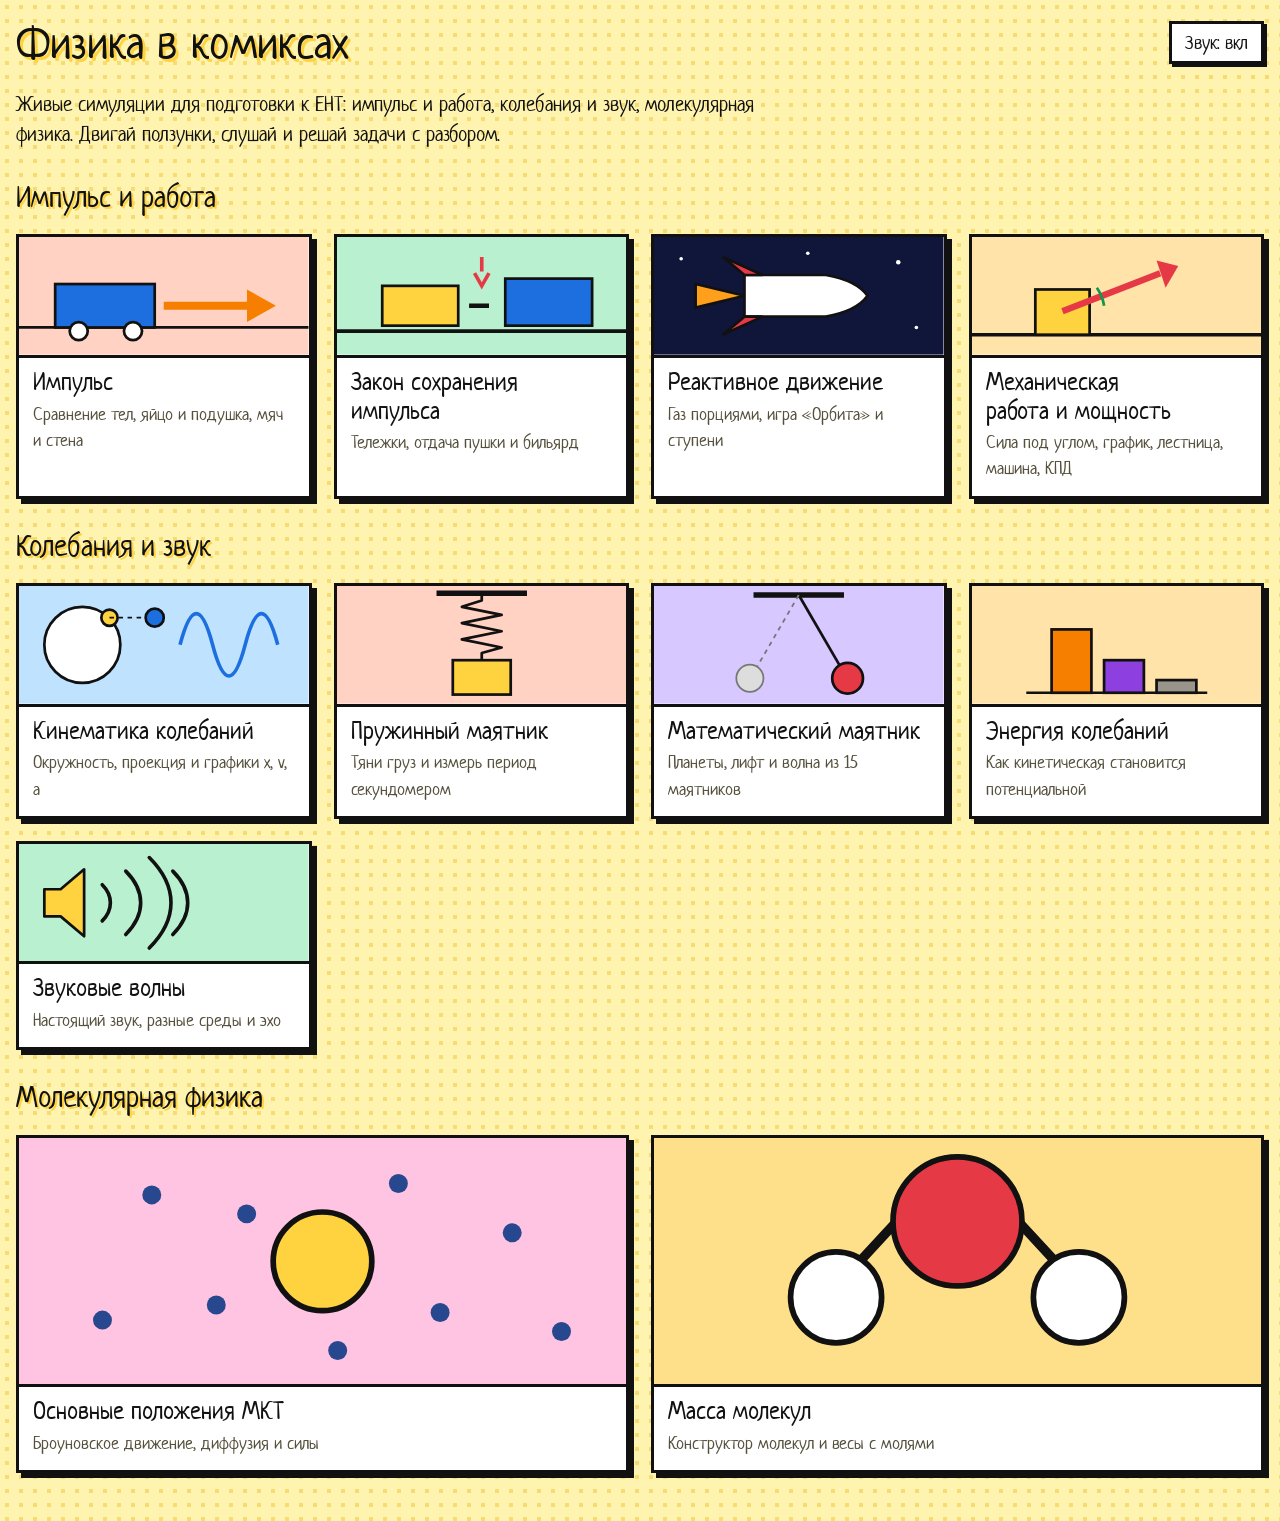
<file: index.html>
<!doctype html>
<html lang="ru">
<head>
<meta charset="utf-8">
<meta name="viewport" content="width=device-width,initial-scale=1,viewport-fit=cover">
<meta name="claude:viewport-fit-sides" content="cover">
<title>Физика в комиксах</title>
<style>
/* Шрифт Neucha (лицензия OFL) встроен прямо сюда, чтобы работал без интернета */
@font-face{font-family:'Neucha';font-style:normal;font-weight:400;font-display:swap;src:url([data-uri]) format('woff2');unicode-range:U+0301,U+0400-045F,U+0490-0491,U+04B0-04B1,U+2116}
@font-face{font-family:'Neucha';font-style:normal;font-weight:400;font-display:swap;src:url([data-uri]) format('woff2');unicode-range:U+0000-00FF,U+0131,U+0152-0153,U+02BB-02BC,U+02C6,U+02DA,U+02DC,U+0304,U+0308,U+0329,U+2000-206F,U+20AC,U+2122,U+2191,U+2193,U+2212,U+2215,U+FEFF,U+FFFD}
/* Комикс: жёлтая бумага с растром, чёрный контур, жёсткая тень. Одна тема — сознательно светлая. */
:root{
  --paper:#fff3b0; --dots:#f6dc73; --ink:#111; --panel:#fff; --soft:#fff8d6; --muted:#55503c;
  --yellow:#ffd23f; --red:#e63946; --blue:#1d6fe0; --green:#0e9a4c; --orange:#f77f00; --purple:#8e3fe0;
  --ui:"Neucha","Comic Sans MS","Segoe Print",cursive;
  --math:"Cambria Math","STIX Two Math","Latin Modern Math","Times New Roman",serif;
  color-scheme:light;
}
*{box-sizing:border-box}
[hidden]{display:none!important}
html{-webkit-text-size-adjust:100%}
body{margin:0;background-color:var(--paper);background-image:radial-gradient(var(--dots) 22%,transparent 24%);background-size:14px 14px;color:var(--ink);font:400 19px/1.45 var(--ui)}
.wrap{max-width:1320px;margin:0 auto;padding-block:16px 48px;padding-left:max(16px,env(safe-area-inset-left,0px));padding-right:max(16px,env(safe-area-inset-right,0px));display:grid;gap:20px}
h1,h2,h3{font-family:var(--ui);font-weight:400;margin:0;line-height:1.15;text-wrap:balance}
p{margin:0}
a{color:inherit}

/* Шапка */
.top{display:flex;flex-wrap:wrap;align-items:center;gap:10px 14px}
.top h1{flex:1 1 320px;min-width:0;font-size:clamp(30px,5vw,46px);text-shadow:3px 3px 0 var(--yellow)}
.top .no{display:inline-block;background:var(--red);color:#fff;border:3px solid var(--ink);padding:0 10px;margin-right:8px;transform:rotate(-4deg);text-shadow:none}
.lead{max-width:70ch;font-size:21px}

/* Панели-кадры */
.grid{display:grid;grid-template-columns:minmax(0,3fr) minmax(0,2fr);gap:20px;align-items:start}
.grid.even{grid-template-columns:minmax(0,1fr) minmax(0,1fr)}
@media (max-width:860px){.grid,.grid.even{grid-template-columns:minmax(0,1fr)}}
.col{display:grid;gap:20px;min-width:0}
.panel{background:var(--panel);border:3px solid var(--ink);box-shadow:5px 5px 0 var(--ink);padding:14px;min-width:0;display:grid;gap:12px;position:relative}
.panel>h2{font-size:24px}
.stage{position:relative;line-height:0;overflow:hidden}
.stage canvas{display:block;width:100%;height:auto;touch-action:none;background:var(--soft);border:2px solid var(--ink)}
.stage canvas.scrollable{touch-action:pan-y}
/* На компьютере холст вместе с кнопками помещается в высоту экрана */
@media (min-width:861px){.stage canvas{width:min(100%,calc(max(100vh - 350px,340px) * var(--ar,1.6)));margin-inline:auto}}
.hint{font-size:17px;color:var(--muted)}

/* Кнопки */
button{font:inherit;color:var(--ink);background:var(--yellow);border:3px solid var(--ink);box-shadow:3px 3px 0 var(--ink);padding:5px 13px;cursor:pointer;transition:transform .06s,box-shadow .06s}
button:hover{background:#ffe27a}
button:active{transform:translate(3px,3px);box-shadow:0 0 0 var(--ink)}
button:focus-visible,input:focus-visible,select:focus-visible,a:focus-visible{outline:3px solid var(--blue);outline-offset:2px}
button.ghost{background:#fff}
button.ghost:hover{background:var(--soft)}
.row{display:flex;flex-wrap:wrap;gap:8px 10px;align-items:center}
.seg{display:flex;flex-wrap:wrap;gap:6px 8px}
.seg button{background:#fff;padding:3px 11px;box-shadow:2px 2px 0 var(--ink)}
.seg button[aria-pressed="true"]{background:var(--ink);color:#fff}
.back{text-decoration:none;background:#fff;border:3px solid var(--ink);box-shadow:3px 3px 0 var(--ink);padding:5px 12px}
.back:hover{background:var(--soft)}

/* Ползунки */
.sl{display:grid;grid-template-columns:minmax(2.2em,auto) minmax(0,1fr) minmax(5.2em,auto);gap:10px;align-items:center}
.sl output{text-align:right;font-family:var(--math);font-size:19px;font-variant-numeric:tabular-nums;white-space:nowrap}
input[type=range]{-webkit-appearance:none;appearance:none;width:100%;height:30px;background:transparent;margin:0;cursor:pointer}
input[type=range]::-webkit-slider-runnable-track{height:8px;background:#fff;border:2px solid var(--ink)}
input[type=range]::-moz-range-track{height:5px;background:#fff;border:2px solid var(--ink)}
input[type=range]::-webkit-slider-thumb{-webkit-appearance:none;width:24px;height:24px;margin-top:-10px;border-radius:50%;background:var(--red);border:3px solid var(--ink)}
input[type=range]::-moz-range-thumb{width:18px;height:18px;border-radius:50%;background:var(--red);border:3px solid var(--ink)}
select{font:inherit;background:#fff;border:3px solid var(--ink);padding:3px 6px;max-width:100%}

/* Формулы: только математический шрифт, никакого комикса */
math{font-family:var(--math);font-style:normal;font-size:1.12em;color:inherit}
.formula{background:#fff;border:2px solid var(--ink);padding:10px 14px;overflow-x:auto;display:grid;grid-template-columns:minmax(0,1fr);gap:10px;line-height:1.3}
.formula math{font-size:clamp(19px,2.4vw,25px)}
.fline{display:flex;flex-wrap:wrap;justify-content:center;align-items:center;gap:6px 26px}
.c-x{color:var(--blue)} .c-v{color:var(--green)} .c-a{color:var(--red)} .c-ek{color:var(--orange)} .c-ep{color:var(--purple)}

/* Показания приборов */
.read{display:grid;grid-template-columns:repeat(auto-fit,minmax(120px,1fr));gap:8px}
.read>div{border:2px solid var(--ink);background:var(--soft);padding:4px 10px;display:flex;justify-content:space-between;align-items:baseline;gap:8px}
.read span{font-family:var(--math);font-size:20px;font-variant-numeric:tabular-nums;white-space:nowrap}

/* Фишки ЕНТ: реплики */
.tips{display:grid;grid-template-columns:repeat(auto-fit,minmax(260px,1fr));gap:22px 20px;align-items:start}
.bubble{position:relative;background:#fff;border:3px solid var(--ink);border-radius:18px;padding:12px 16px;margin-bottom:14px}
.bubble::after{content:"";position:absolute;left:30px;bottom:-17px;width:20px;height:17px;background:var(--ink);clip-path:polygon(0 0,100% 0,10% 100%)}
.bubble::before{content:"";position:absolute;left:33px;bottom:-11px;width:13px;height:11px;background:#fff;clip-path:polygon(0 0,100% 0,10% 100%);z-index:1}
.bubble b{font-weight:400;display:inline-block;background:var(--yellow);border:2px solid var(--ink);padding:0 8px;margin-bottom:6px;transform:rotate(-2deg)}

/* Проверь себя */
.quiz .q{font-size:21px}
.quiz .opts{display:grid;grid-template-columns:repeat(auto-fit,minmax(150px,1fr));gap:10px}
.quiz .opts button{background:#fff;min-height:54px}
.quiz .opts button.ok{background:#9be8b4}
.quiz .opts button.no{background:#ffb3b8}
.quiz .ex{background:var(--soft);border:2px dashed var(--ink);padding:10px 14px;overflow-x:auto}
.score{margin-left:auto;font-size:19px}

/* Звукоподражания */
.pow{position:absolute;z-index:5;pointer-events:none;padding:26px 34px;font:400 30px/1 var(--ui);color:#fff;text-shadow:2px 2px 0 var(--ink);white-space:nowrap;animation:pow .85s ease-out forwards;
  clip-path:polygon(50% 0,60% 18%,78% 4%,78% 26%,100% 22%,88% 42%,100% 58%,80% 62%,84% 88%,62% 76%,50% 100%,40% 78%,16% 92%,20% 66%,0 60%,14% 44%,0 24%,24% 26%,24% 4%,40% 18%)}
@keyframes pow{0%{transform:scale(.3) rotate(-14deg);opacity:0}18%{transform:scale(1.1) rotate(-5deg);opacity:1}70%{transform:scale(1) rotate(-5deg);opacity:1}100%{transform:scale(1.04) rotate(-5deg);opacity:0}}

/* Для интересующихся */
details{background:var(--soft);border:2px dashed var(--ink);padding:8px 14px}
details>summary{cursor:pointer}
details[open]>summary{margin-bottom:8px}

/* Меню */
.sec{font-size:30px;text-shadow:2px 2px 0 var(--yellow);margin-top:10px}
.cards{display:grid;grid-template-columns:repeat(auto-fit,minmax(280px,1fr));gap:22px}
.card{display:grid;grid-template-rows:auto 1fr;text-decoration:none;background:#fff;border:3px solid var(--ink);box-shadow:5px 5px 0 var(--ink);transition:transform .08s,box-shadow .08s}
.card:hover{transform:translate(-2px,-2px) rotate(-.5deg);box-shadow:8px 8px 0 var(--ink)}
.card svg{display:block;width:100%;height:auto;border-bottom:3px solid var(--ink)}
.card div{padding:10px 14px 14px;display:grid;gap:4px;align-content:start}
.card h2{font-size:25px}
.card p{font-size:18px;color:var(--muted)}
@media (prefers-reduced-motion:reduce){.pow{animation-duration:.01s;animation-fill-mode:none;display:none}.card,button{transition:none}}

</style>
</head>
<body data-title="Физика в комиксах" data-menu="1">
<main class="wrap">
  <p class="lead">Живые симуляции для подготовки к ЕНТ: импульс и работа, колебания и звук, молекулярная физика. Двигай ползунки, слушай и решай задачи с разбором.</p>

  <h2 class="sec">Импульс и работа</h2>
  <nav class="cards" aria-label="Импульс и работа">
    <a class="card" href="impuls.html">
      <svg viewBox="0 0 320 130" aria-hidden="true"><rect width="320" height="130" fill="#ffd2c4"/><path d="M0 100h320" stroke="#111" stroke-width="3"/><rect x="40" y="52" width="110" height="48" fill="#1d6fe0" stroke="#111" stroke-width="3"/><circle cx="66" cy="104" r="10" fill="#fff" stroke="#111" stroke-width="3"/><circle cx="126" cy="104" r="10" fill="#fff" stroke="#111" stroke-width="3"/><path d="M160 76h96" stroke="#f77f00" stroke-width="9"/><path d="M252 58l32 18-32 18z" fill="#f77f00"/></svg>
      <div><h2>Импульс</h2><p>Сравнение тел, яйцо и подушка, мяч и стена</p></div>
    </a>
    <a class="card" href="zakon-impulsa.html">
      <svg viewBox="0 0 320 130" aria-hidden="true"><rect width="320" height="130" fill="#b9f0cf"/><path d="M0 104h320" stroke="#111" stroke-width="4"/><rect x="50" y="54" width="84" height="44" fill="#ffd23f" stroke="#111" stroke-width="3"/><rect x="186" y="46" width="96" height="52" fill="#1d6fe0" stroke="#111" stroke-width="3"/><path d="M146 76h22M174 76h0" stroke="#111" stroke-width="5"/><path d="M152 40l8 14 8-14M160 22v16" stroke="#e63946" stroke-width="4" fill="none"/></svg>
      <div><h2>Закон сохранения импульса</h2><p>Тележки, отдача пушки и бильярд</p></div>
    </a>
    <a class="card" href="reaktivnoe.html">
      <svg viewBox="0 0 320 130" aria-hidden="true"><rect width="320" height="130" fill="#10163a"/><path d="M100 65L46 52v26z" fill="#ff9f1c" stroke="#111" stroke-width="3"/><path d="M100 42h90q34 6 46 23-12 17-46 23h-90z" fill="#fff" stroke="#111" stroke-width="3"/><path d="M100 42l-24-20 44 20zM100 88l-24 20 44-20z" fill="#e63946" stroke="#111" stroke-width="3"/><g fill="#fff"><circle cx="270" cy="28" r="2.5"/><circle cx="30" cy="24" r="2"/><circle cx="290" cy="100" r="2"/><circle cx="170" cy="18" r="2"/></g></svg>
      <div><h2>Реактивное движение</h2><p>Газ порциями, игра «Орбита» и ступени</p></div>
    </a>
    <a class="card" href="rabota-moshchnost.html">
      <svg viewBox="0 0 320 130" aria-hidden="true"><rect width="320" height="130" fill="#ffe3a8"/><path d="M0 108h320" stroke="#111" stroke-width="4"/><rect x="70" y="58" width="60" height="50" fill="#ffd23f" stroke="#111" stroke-width="3"/><path d="M100 82l108-42" stroke="#e63946" stroke-width="7"/><path d="M204 26l24 6-14 24z" fill="#e63946"/><path d="M146 76a48 48 0 0 0-8-20" stroke="#0e9a4c" stroke-width="3" fill="none"/></svg>
      <div><h2>Механическая работа и мощность</h2><p>Сила под углом, график, лестница, машина, КПД</p></div>
    </a>
  </nav>

  <h2 class="sec">Колебания и звук</h2>
  <nav class="cards" aria-label="Колебания и звук">
    <a class="card" href="1-kinematika.html">
      <svg viewBox="0 0 320 130" aria-hidden="true"><rect width="320" height="130" fill="#bfe3ff"/><circle cx="70" cy="65" r="42" fill="#fff" stroke="#111" stroke-width="3"/><circle cx="100" cy="35" r="9" fill="#ffd23f" stroke="#111" stroke-width="3"/><path d="M100 35H146" stroke="#111" stroke-width="2" stroke-dasharray="5 5"/><circle cx="150" cy="35" r="10" fill="#1d6fe0" stroke="#111" stroke-width="3"/><path d="M178 65c12-46 24-46 36 0s24 46 36 0 24-46 36 0" fill="none" stroke="#1d6fe0" stroke-width="4"/></svg>
      <div><h2>Кинематика колебаний</h2><p>Окружность, проекция и графики x, v, a</p></div>
    </a>
    <a class="card" href="2-pruzhina.html">
      <svg viewBox="0 0 320 130" aria-hidden="true"><rect width="320" height="130" fill="#ffd2c4"/><path d="M110 8h100" stroke="#111" stroke-width="6"/><path d="M160 8v8l-22 7 44 9-44 9 44 9-44 9 44 9-22 6v8" fill="none" stroke="#111" stroke-width="3" stroke-linejoin="round"/><rect x="128" y="82" width="64" height="38" fill="#ffd23f" stroke="#111" stroke-width="3"/></svg>
      <div><h2>Пружинный маятник</h2><p>Тяни груз и измерь период секундомером</p></div>
    </a>
    <a class="card" href="3-mayatnik.html">
      <svg viewBox="0 0 320 130" aria-hidden="true"><rect width="320" height="130" fill="#d7c8ff"/><path d="M110 10h100" stroke="#111" stroke-width="6"/><path d="M160 10l50 86" stroke="#111" stroke-width="3"/><circle cx="214" cy="102" r="17" fill="#e63946" stroke="#111" stroke-width="3"/><path d="M160 10l-50 86" stroke="#777" stroke-width="2" stroke-dasharray="5 5"/><circle cx="106" cy="102" r="15" fill="#ddd" stroke="#777" stroke-width="2"/></svg>
      <div><h2>Математический маятник</h2><p>Планеты, лифт и волна из 15 маятников</p></div>
    </a>
    <a class="card" href="4-energiya.html">
      <svg viewBox="0 0 320 130" aria-hidden="true"><rect width="320" height="130" fill="#ffe3a8"/><path d="M60 118h200" stroke="#111" stroke-width="3"/><rect x="88" y="48" width="44" height="70" fill="#f77f00" stroke="#111" stroke-width="3"/><rect x="146" y="82" width="44" height="36" fill="#8e3fe0" stroke="#111" stroke-width="3"/><rect x="204" y="104" width="44" height="14" fill="#9a958a" stroke="#111" stroke-width="3"/></svg>
      <div><h2>Энергия колебаний</h2><p>Как кинетическая становится потенциальной</p></div>
    </a>
    <a class="card" href="5-zvuk.html">
      <svg viewBox="0 0 320 130" aria-hidden="true"><rect width="320" height="130" fill="#b9f0cf"/><path d="M28 50h18l26-22v74l-26-22H28z" fill="#ffd23f" stroke="#111" stroke-width="3" stroke-linejoin="round"/><path d="M92 45c12 12 12 28 0 40M118 30c22 22 22 48 0 70M144 15c32 32 32 68 0 100M170 30c22 22 22 48 0 70" fill="none" stroke="#111" stroke-width="4" stroke-linecap="round"/></svg>
      <div><h2>Звуковые волны</h2><p>Настоящий звук, разные среды и эхо</p></div>
    </a>
  </nav>

  <h2 class="sec">Молекулярная физика</h2>
  <nav class="cards" aria-label="Молекулярная физика">
    <a class="card" href="6-mkt.html">
      <svg viewBox="0 0 320 130" aria-hidden="true"><rect width="320" height="130" fill="#ffc4e1"/><circle cx="160" cy="65" r="26" fill="#ffd23f" stroke="#111" stroke-width="3"/><g fill="#27478f"><circle cx="70" cy="30" r="5"/><circle cx="104" cy="88" r="5"/><circle cx="120" cy="40" r="5"/><circle cx="200" cy="24" r="5"/><circle cx="222" cy="92" r="5"/><circle cx="260" cy="50" r="5"/><circle cx="44" cy="96" r="5"/><circle cx="286" cy="102" r="5"/><circle cx="168" cy="112" r="5"/></g></svg>
      <div><h2>Основные положения МКТ</h2><p>Броуновское движение, диффузия и силы</p></div>
    </a>
    <a class="card" href="7-massa.html">
      <svg viewBox="0 0 320 130" aria-hidden="true"><rect width="320" height="130" fill="#ffe08a"/><path d="M127 45l-24 26M193 45l24 26" stroke="#111" stroke-width="5"/><circle cx="160" cy="44" r="34" fill="#e63946" stroke="#111" stroke-width="3"/><circle cx="96" cy="84" r="24" fill="#fff" stroke="#111" stroke-width="3"/><circle cx="224" cy="84" r="24" fill="#fff" stroke="#111" stroke-width="3"/></svg>
      <div><h2>Масса молекул</h2><p>Конструктор молекул и весы с молями</p></div>
    </a>
  </nav>
</main>
<script>
'use strict';
// Общая основа симуляций: формулы (MathML), звуки (Web Audio), ползунки, холсты, задачи.
const C = (() => {
  /* ---------- Формулы: короткая запись вроде T = 2π\sqrt{\frac{m}{k}} превращается в MathML ---------- */
  function tex(s) {
    let i = 0;
    const esc = c => c.replace(/&/g, '&amp;').replace(/</g, '&lt;').replace(/>/g, '&gt;');
    const raw = () => { i++; let d = 1, st = i; while (i < s.length) { if (s[i] === '{') d++; if (s[i] === '}' && --d === 0) break; i++; } const r = s.slice(st, i); i++; return r; };
    const group = () => { i++; const r = seq('}'); i++; return r; };
    const SYM = { cdot: '·', approx: '≈', lt: '<', gt: '>', le: '≤', ge: '≥', to: '→', pm: '±', sim: '∼', ne: '≠', Rightarrow: '⇒', times: '×', div: '÷' };
    // Минус сразу после «=», скобки или в начале — это знак числа, без широких отступов
    const unary = (ch, at) => /(^|[=(,{:]|\\q)\s*$/.test(s.slice(0, at)) ? `<mo form="prefix" lspace="0" rspace="0">${ch}</mo>` : `<mo>${ch}</mo>`;
    function atom() {
      const c = s[i], at = i;
      if (c === '{') return `<mrow>${group()}</mrow>`;
      if (c === '\\') {
        const m = /^\\([a-zA-Z]+|.)/.exec(s.slice(i)); i += m[0].length; const n = m[1];
        if (n === 'frac') { const a = group(), b = group(); return `<mfrac><mrow>${a}</mrow><mrow>${b}</mrow></mfrac>`; }
        if (n === 'sqrt') return `<msqrt><mrow>${group()}</mrow></msqrt>`;
        if (n === 'vec') return `<mover accent="true"><mrow>${group()}</mrow><mo stretchy="false">→</mo></mover>`;
        if (n === 'u') return `<mrow><mspace width="0.25em"/><mtext>${esc(raw())}</mtext></mrow>`;
        if (n === 't') return `<mtext>${esc(raw())}</mtext>`;
        if (n === 'col') { const k = raw(); return `<mrow class="c-${k}">${group()}</mrow>`; }
        if (n === ',') return '<mspace width="0.2em"/>';
        if (n === 'q') return '<mspace width="1em"/>';
        if (['sin', 'cos', 'tg'].includes(n)) return `<mrow><mspace width="0.12em"/><mi>${n}</mi><mspace width="0.1em"/></mrow>`;
        if (n === 'pm') return unary('±', at);
        if (SYM[n]) return `<mo>${esc(SYM[n])}</mo>`;
        return `<mi>${esc(n)}</mi>`;
      }
      const num = /^\d+(,\d+)?/.exec(s.slice(i));
      if (num) { i += num[0].length; return `<mn>${num[0]}</mn>`; }
      const cyr = /^[А-Яа-яЁё]+/.exec(s.slice(i));
      if (cyr) { i += cyr[0].length; return `<mtext>${cyr[0]}</mtext>`; }
      i++;
      if (/[A-Za-zα-ωΑ-Ω]/.test(c)) return `<mi>${c}</mi>`;
      if (c === '-' || c === '−') return unary('−', at);
      if (c === '(' || c === ')') return `<mo stretchy="false" lspace="0" rspace="0">${c}</mo>`;
      if (c === '|') return '<mo stretchy="false" lspace="0" rspace="0">|</mo>';
      if (c === "'") return '<mo>′</mo>';
      return `<mo>${esc(c)}</mo>`;
    }
    function seq(end) {
      let out = '';
      while (i < s.length && s[i] !== end) {
        if (s[i] === ' ') { i++; continue; }
        const b = atom(); let sub = null, sup = null;
        while (s[i] === '_' || s[i] === '^') {
          const k = s[i++]; const v = s[i] === '{' ? `<mrow>${group()}</mrow>` : atom();
          if (k === '_') sub = v; else sup = v;
        }
        if (sub && sup) out += `<msubsup>${b}${sub}${sup}</msubsup>`;
        else if (sub) out += `<msub>${b}${sub}</msub>`;
        else if (sup) out += `<msup>${b}${sup}</msup>`;
        else out += b;
      }
      return out;
    }
    return seq();
  }
  const m = s => `<math>${tex(s)}</math>`;
  // Строка формул: \q — место, где длинная формула может перенестись на узком экране
  const md = s => `<div class="fline">${s.split('\\q').map(p => `<math displaystyle="true">${tex(p.replace(/,\s*$/, ''))}</math>`).join('')}</div>`;
  // Текст с формулами в знаках $...$
  const t = s => s.replace(/\$([^$]+)\$/g, (_, f) => m(f));
  const renderAll = (root = document) => root.querySelectorAll('.tx').forEach(el => { el.innerHTML = t(el.innerHTML.replace(/&amp;/g, '&')); el.classList.remove('tx'); });

  /* ---------- Числа ---------- */
  const fmt = (x, d = 2) => {
    if (!isFinite(x)) return '∞';
    const s = (+x).toFixed(d).replace('.', ',');
    return s.replace('-', '−').replace(/^−(0(,0*)?)$/, '$1');
  };
  // Экспоненциальная запись для $...$: 3,0·10^{-26}
  const sci = (x, d = 1) => {
    if (x === 0) return '0';
    const e = Math.floor(Math.log10(Math.abs(x))), a = x / 10 ** e;
    return `${fmt(a, d)}\\cdot 10^{${e}}`;
  };
  const trim = (x, d = 2) => { const s = fmt(x, d); return s.includes(',') ? s.replace(/0+$/, '').replace(/,$/, '') : s; };
  const pick = a => a[Math.floor(Math.random() * a.length)];
  const clamp = (x, a, b) => Math.max(a, Math.min(b, x));

  /* ---------- Звук ---------- */
  let ac = null, muted = false, master = null;
  try { muted = localStorage.getItem('comic-mute') === '1'; } catch (e) { /* хранилище недоступно */ }
  function unlock() {
    if (!ac) {
      const A = window.AudioContext || window.webkitAudioContext;
      if (!A) return;
      ac = new A(); master = ac.createGain(); master.gain.value = muted ? 0 : 1; master.connect(ac.destination);
    }
    if (ac.state === 'suspended') ac.resume();
  }
  addEventListener('pointerdown', unlock, { capture: true });
  addEventListener('keydown', unlock, { capture: true });
  function tone({ f = 440, to = null, dur = .15, type = 'sine', vol = .2, delay = 0 }) {
    if (!ac || muted) return;
    const o = ac.createOscillator(), g = ac.createGain(), t0 = ac.currentTime + delay;
    o.type = type; o.frequency.setValueAtTime(f, t0);
    if (to) o.frequency.exponentialRampToValueAtTime(to, t0 + dur);
    g.gain.setValueAtTime(0.0001, t0); g.gain.exponentialRampToValueAtTime(vol, t0 + .008); g.gain.exponentialRampToValueAtTime(0.0001, t0 + dur);
    o.connect(g); g.connect(master); o.start(t0); o.stop(t0 + dur + .02);
  }
  function noise({ dur = .2, vol = .15, f = 1500, q = .8, type = 'bandpass', to = null, delay = 0 }) {
    if (!ac || muted) return;
    const n = Math.floor(ac.sampleRate * dur), b = ac.createBuffer(1, n, ac.sampleRate), d = b.getChannelData(0);
    for (let i = 0; i < n; i++) d[i] = Math.random() * 2 - 1;
    const s = ac.createBufferSource(), fl = ac.createBiquadFilter(), g = ac.createGain(), t0 = ac.currentTime + delay;
    s.buffer = b; fl.type = type; fl.Q.value = q; fl.frequency.setValueAtTime(f, t0);
    if (to) fl.frequency.exponentialRampToValueAtTime(to, t0 + dur);
    g.gain.setValueAtTime(vol, t0); g.gain.exponentialRampToValueAtTime(0.0001, t0 + dur);
    s.connect(fl); fl.connect(g); g.connect(master); s.start(t0);
  }
  const sfx = {
    click() { tone({ f: 620, to: 380, dur: .06, type: 'square', vol: .06 }); },
    tick() { tone({ f: 1100, dur: .025, type: 'square', vol: .025 }); },
    soft(v = .04) { tone({ f: 700, dur: .05, vol: v }); },
    pop() { tone({ f: 220, to: 900, dur: .09, type: 'triangle', vol: .18 }); },
    boing(f = 180) { tone({ f: f * 2.2, to: f * .7, dur: .35, type: 'triangle', vol: .18 }); tone({ f: f * 3.1, to: f, dur: .25, vol: .08, delay: .02 }); },
    whoosh() { noise({ dur: .35, vol: .16, f: 500, to: 3000, q: 1.2 }); },
    psh() { noise({ dur: .55, vol: .14, f: 4000, to: 1200, q: .6 }); },
    clank() { tone({ f: 880, dur: .3, type: 'triangle', vol: .12 }); tone({ f: 1320, dur: .22, type: 'sine', vol: .07, delay: .01 }); noise({ dur: .05, vol: .1, f: 2500 }); },
    bump() { tone({ f: 150, to: 70, dur: .12, type: 'sine', vol: .25 }); noise({ dur: .05, vol: .08, f: 800 }); },
    ding() { tone({ f: 1320, dur: .5, vol: .12 }); tone({ f: 1980, dur: .35, vol: .05, delay: .01 }); },
    pluck(f) { tone({ f, dur: .28, type: 'triangle', vol: .06 }); },
    right() { [523, 659, 784, 1047].forEach((f, i) => tone({ f, dur: .16, type: 'triangle', vol: .14, delay: i * .08 })); },
    wrong() { tone({ f: 200, to: 90, dur: .4, type: 'sawtooth', vol: .09 }); },
    shout(vol = .2, delay = 0) { tone({ f: 420, to: 640, dur: .28, type: 'sawtooth', vol, delay }); tone({ f: 840, to: 1100, dur: .24, vol: vol * .4, delay }); },
  };
  // Непрерывный тон для симуляции звука
  function hum() {
    let o = null, g = null;
    return {
      on(f, vol) { if (!ac) unlock(); if (!ac || o) return; o = ac.createOscillator(); g = ac.createGain(); o.frequency.value = f; g.gain.setValueAtTime(0.0001, ac.currentTime); g.gain.exponentialRampToValueAtTime(Math.max(vol, .0002), ac.currentTime + .05); o.connect(g); g.connect(master); o.start(); },
      set(f, vol) { if (!o) return; o.frequency.setTargetAtTime(f, ac.currentTime, .02); g.gain.setTargetAtTime(Math.max(vol, .0001), ac.currentTime, .02); },
      off() { if (!o) return; g.gain.setTargetAtTime(.0001, ac.currentTime, .03); o.stop(ac.currentTime + .15); o = null; },
      get playing() { return !!o; },
    };
  }

  /* ---------- Каркас страницы ---------- */
  function header() {
    const b = document.body, top = document.createElement('header'); top.className = 'top';
    const inMenu = b.dataset.menu === '1';
    top.innerHTML = `<h1>${b.dataset.no ? `<span class="no">${b.dataset.no}</span>` : ''}${b.dataset.title}</h1>
      ${inMenu ? '' : '<a class="back" href="index.html">← Все симуляции</a>'}
      <button class="ghost" id="mute" aria-pressed="${muted}" type="button"></button>`;
    document.querySelector('.wrap').prepend(top);
    const btn = top.querySelector('#mute');
    const paint = () => { btn.textContent = muted ? 'Звук: выкл' : 'Звук: вкл'; btn.setAttribute('aria-pressed', muted); };
    paint();
    btn.onclick = () => {
      muted = !muted; unlock();
      if (master) master.gain.value = muted ? 0 : 1;
      try { localStorage.setItem('comic-mute', muted ? '1' : '0'); } catch (e) { /* без запоминания */ }
      paint(); sfx.click();
    };
    renderAll();
  }

  /* ---------- Элементы управления ---------- */
  function slider(parent, o) {
    const id = 's' + Math.random().toString(36).slice(2, 8), el = document.createElement('div'); el.className = 'sl';
    const toPos = v => o.log ? 1000 * Math.log(v / o.min) / Math.log(o.max / o.min) : v;
    const fromPos = p => o.log ? o.min * (o.max / o.min) ** (p / 1000) : +p;
    el.innerHTML = `<label for="${id}">${o.label.startsWith('$') ? t(o.label) : o.label}</label>
      <input id="${id}" type="range" min="${o.log ? 0 : o.min}" max="${o.log ? 1000 : o.max}" step="${o.log ? 1 : (o.step || 1)}" value="${toPos(o.value)}"><output></output>`;
    parent.appendChild(el);
    const inp = el.querySelector('input'), out = el.querySelector('output');
    let val = o.value, last = 0;
    const show = () => { out.textContent = (o.show ? o.show(val) : fmt(val, o.dec ?? 1)) + (o.unit ? ' ' + o.unit : ''); };
    inp.addEventListener('input', () => {
      val = fromPos(inp.value); show();
      const n = performance.now(); if (n - last > 60) { sfx.tick(); last = n; }
      o.on && o.on(val);
    });
    show();
    return { get v() { return val; }, set(x, silent) { val = x; inp.value = toPos(x); show(); if (!silent) o.on && o.on(val); }, el };
  }
  function seg(parent, opts, value, on, label) {
    const el = document.createElement('div'); el.className = 'seg'; el.setAttribute('role', 'group'); if (label) el.setAttribute('aria-label', label);
    const btns = opts.map(op => {
      const b = document.createElement('button'); b.type = 'button'; b.innerHTML = t(op.label); b.setAttribute('aria-pressed', op.value === value);
      b.onclick = () => { set(op.value); sfx.click(); on(op.value); };
      el.appendChild(b); return { b, op };
    });
    function set(v) { btns.forEach(x => x.b.setAttribute('aria-pressed', x.op.value === v)); }
    parent.appendChild(el);
    return { set, el };
  }
  function button(parent, text, on, cls) {
    const b = document.createElement('button'); b.type = 'button'; b.innerHTML = t(text); if (cls) b.className = cls;
    b.onclick = e => { sfx.click(); on(e); }; parent.appendChild(b); return b;
  }
  function readout(parent, items) {
    const el = document.createElement('div'); el.className = 'read'; const out = {};
    items.forEach(it => {
      const d = document.createElement('div'); d.innerHTML = `${m(it.tex)}<span></span>`;
      out[it.key] = d.querySelector('span'); if (it.color) out[it.key].style.color = it.color; el.appendChild(d);
    });
    parent.appendChild(el);
    let last = 0;
    return vals => {
      const n = performance.now(); if (n - last < 90) return; last = n;
      for (const k in vals) if (out[k].textContent !== vals[k]) out[k].textContent = vals[k];
    };
  }

  /* ---------- Холст ---------- */
  function stage(canvas, W, H, { draggable = true } = {}) {
    const g = canvas.getContext('2d');
    canvas.style.aspectRatio = W + ' / ' + H;
    canvas.style.setProperty('--ar', W / H);
    if (!draggable) canvas.classList.add('scrollable');
    let s = 1;
    function fit() {
      const cw = canvas.clientWidth || W, dpr = Math.min(window.devicePixelRatio || 1, 2.5);
      s = cw * dpr / W; canvas.width = Math.round(W * s); canvas.height = Math.round(H * s);
    }
    fit();
    if ('ResizeObserver' in window) new ResizeObserver(fit).observe(canvas); else addEventListener('resize', fit);
    return {
      g, W, H, canvas,
      begin() { g.setTransform(s, 0, 0, s, 0, 0); g.clearRect(0, 0, W, H); g.lineCap = 'round'; g.lineJoin = 'round'; },
      pos(e) { const r = canvas.getBoundingClientRect(); return { x: (e.clientX - r.left) * W / r.width, y: (e.clientY - r.top) * H / r.height }; },
    };
  }
  function drag(st, { hit, move, end, down }) {
    let on = false;
    st.canvas.addEventListener('pointerdown', e => { const p = st.pos(e); if (hit(p)) { on = true; st.canvas.setPointerCapture(e.pointerId); down && down(p); e.preventDefault(); } });
    st.canvas.addEventListener('pointermove', e => { if (on) move(st.pos(e)); });
    const up = e => { if (on) { on = false; end && end(st.pos(e)); } };
    st.canvas.addEventListener('pointerup', up); st.canvas.addEventListener('pointercancel', up);
  }
  function loop(fn) {
    let prev = performance.now(), T = 0;
    (function f(now) { const dt = Math.min((now - prev) / 1000, .05); prev = now; T += dt; fn(dt, T); requestAnimationFrame(f); })(prev);
  }
  const INK = '#111', COL = { x: '#1d6fe0', v: '#0e9a4c', a: '#e63946', ek: '#f77f00', ep: '#8e3fe0', ink: INK };
  function text(g, s, x, y, { size = 20, color = INK, align = 'left', base = 'alphabetic', font = 'Neucha, "Comic Sans MS", cursive' } = {}) {
    g.fillStyle = color; g.font = `${size}px ${font}`; g.textAlign = align; g.textBaseline = base; g.fillText(s, x, y);
  }
  // Подпись величины: курсив с нижним индексом, как в формулах
  function sym(g, base, sub, x, y, { size = 22, color = INK, align = 'left' } = {}) {
    const F = '"Cambria Math", "Times New Roman", serif';
    g.fillStyle = color; g.textBaseline = 'alphabetic'; g.textAlign = 'left';
    g.font = `italic ${size}px ${F}`; const w = g.measureText(base).width;
    g.font = `${size * .68}px ${F}`; const sw = sub ? g.measureText(sub).width : 0;
    const x0 = align === 'center' ? x - (w + sw) / 2 : align === 'right' ? x - w - sw : x;
    g.font = `italic ${size}px ${F}`; g.fillText(base, x0, y);
    if (sub) { g.font = `${size * .68}px ${F}`; g.fillText(sub, x0 + w + 1, y + size * .28); }
  }
  function arrow(g, x1, y1, x2, y2, color = INK, w = 4) {
    const L = Math.hypot(x2 - x1, y2 - y1); if (L < 2) return;
    const a = Math.atan2(y2 - y1, x2 - x1), h = Math.min(14, 7 + L * .2) + w;
    const bx = x2 - Math.cos(a) * h * .8, by = y2 - Math.sin(a) * h * .8;
    g.strokeStyle = color; g.lineWidth = w; g.beginPath(); g.moveTo(x1, y1); g.lineTo(bx, by); g.stroke();
    g.fillStyle = color; g.beginPath(); g.moveTo(x2, y2);
    g.lineTo(x2 - Math.cos(a - .45) * h, y2 - Math.sin(a - .45) * h);
    g.lineTo(x2 - Math.cos(a + .45) * h, y2 - Math.sin(a + .45) * h); g.closePath(); g.fill();
  }
  function line(g, x1, y1, x2, y2, color = INK, w = 2, dash = null) {
    g.strokeStyle = color; g.lineWidth = w; g.setLineDash(dash || []); g.beginPath(); g.moveTo(x1, y1); g.lineTo(x2, y2); g.stroke(); g.setLineDash([]);
  }
  function ball(g, x, y, r, fill, w = 3) {
    g.fillStyle = fill; g.strokeStyle = INK; g.lineWidth = w; g.beginPath(); g.arc(x, y, r, 0, 7); g.fill(); g.stroke();
    g.fillStyle = 'rgba(255,255,255,.65)'; g.beginPath(); g.arc(x - r * .32, y - r * .36, r * .2, 0, 7); g.fill();
  }
  function rect(g, x, y, w, h, fill, lw = 3) {
    g.fillStyle = fill; g.strokeStyle = INK; g.lineWidth = lw; g.fillRect(x, y, w, h); g.strokeRect(x, y, w, h);
  }
  function springPath(g, x1, y1, x2, y2, coils = 11, amp = 16, lw = 3) {
    const L = Math.hypot(x2 - x1, y2 - y1), ux = (x2 - x1) / L, uy = (y2 - y1) / L, px = -uy, py = ux, lead = 12;
    g.strokeStyle = INK; g.lineWidth = lw; g.beginPath(); g.moveTo(x1, y1);
    g.lineTo(x1 + ux * lead, y1 + uy * lead);
    const n = coils * 2, seg = (L - 2 * lead) / n;
    for (let i = 0; i < n; i++) {
      const d = lead + seg * (i + .5), o = (i % 2 ? -1 : 1) * amp;
      g.lineTo(x1 + ux * d + px * o, y1 + uy * d + py * o);
    }
    g.lineTo(x2 - ux * lead, y2 - uy * lead); g.lineTo(x2, y2); g.stroke();
  }
  // Лента-самописец: хранит точки и рисует их справа налево
  function tape(len = 400) {
    const buf = []; return { push(v) { buf.push(v); if (buf.length > len) buf.shift(); }, clear() { buf.length = 0; }, buf, len };
  }
  function axes(g, x, y, w, h, { zero = null, tLabel = 't' } = {}) {
    const y0 = zero ?? y + h;
    arrow(g, x, y0, x + w, y0, INK, 2); arrow(g, x, y + h, x, y, INK, 2);
    sym(g, tLabel, '', x + w - 12, y0 + 22, { size: 20 });
  }

  /* ---------- Вспышка-звукоподражание ---------- */
  function pow(host, word, color = '#e63946', at = null) {
    if (matchMedia('(prefers-reduced-motion: reduce)').matches) return;
    const el = document.createElement('div'); el.className = 'pow'; el.textContent = word; el.style.background = color;
    el.style.left = (at ? at.x : 10 + Math.random() * 45) + '%'; el.style.top = (at ? at.y : 6 + Math.random() * 30) + '%';
    host.appendChild(el); el.addEventListener('animationend', () => el.remove());
  }

  /* ---------- Задачи ---------- */
  function shuffle(a) { for (let i = a.length - 1; i > 0; i--) { const j = Math.floor(Math.random() * (i + 1)); [a[i], a[j]] = [a[j], a[i]]; } return a; }
  function quiz(parent, gens) {
    const el = document.createElement('section'); el.className = 'panel quiz';
    el.innerHTML = '<div class="row"><h2>Проверь себя</h2><span class="score" aria-live="polite"></span></div><div class="q"></div><div class="opts"></div><div class="ex" hidden></div><div class="row"><button type="button" class="nx" hidden>Следующая задача</button></div>';
    parent.appendChild(el);
    const q = el.querySelector('.q'), opts = el.querySelector('.opts'), ex = el.querySelector('.ex'), nx = el.querySelector('.nx'), sc = el.querySelector('.score');
    let right = 0, total = 0, n = Math.floor(Math.random() * gens.length);
    function ask() {
      const task = gens[n++ % gens.length]();
      q.innerHTML = t(task.q); ex.hidden = true; nx.hidden = true; opts.innerHTML = '';
      const list = shuffle([{ s: task.a, ok: true }, ...task.wrong.map(s => ({ s, ok: false }))]);
      list.forEach(o => {
        const b = document.createElement('button'); b.type = 'button'; b.innerHTML = t(o.s);
        b.onclick = () => {
          total++; if (o.ok) right++;
          [...opts.children].forEach((x, i) => { x.disabled = true; if (list[i].ok) x.classList.add('ok'); });
          if (!o.ok) b.classList.add('no');
          if (o.ok) { sfx.right(); pow(el, C.pick(['В ТОЧКУ!', 'ЕСТЬ!', 'БАМ!', 'ТОЧНО!']), '#0e9a4c', { x: 55, y: 2 }); } else { sfx.wrong(); pow(el, 'ОЙ!', '#e63946', { x: 60, y: 2 }); }
          ex.innerHTML = t(task.ex); ex.hidden = false; nx.hidden = false; sc.textContent = `Верно: ${right} из ${total}`;
        };
        opts.appendChild(b);
      });
    }
    nx.onclick = () => { sfx.click(); ask(); };
    ask();
  }

  return { tex, m, md, t, renderAll, fmt, sci, trim, pick, clamp, sfx, hum, header, slider, seg, button, readout, stage, drag, loop, COL, INK, text, sym, arrow, line, ball, rect, springPath, tape, axes, pow, quiz, shuffle };
})();

</script>
<script>
C.header();
document.querySelectorAll('.card').forEach(a => a.addEventListener('pointerenter', () => C.sfx.tick()));
</script>
</body>
</html>
</file>
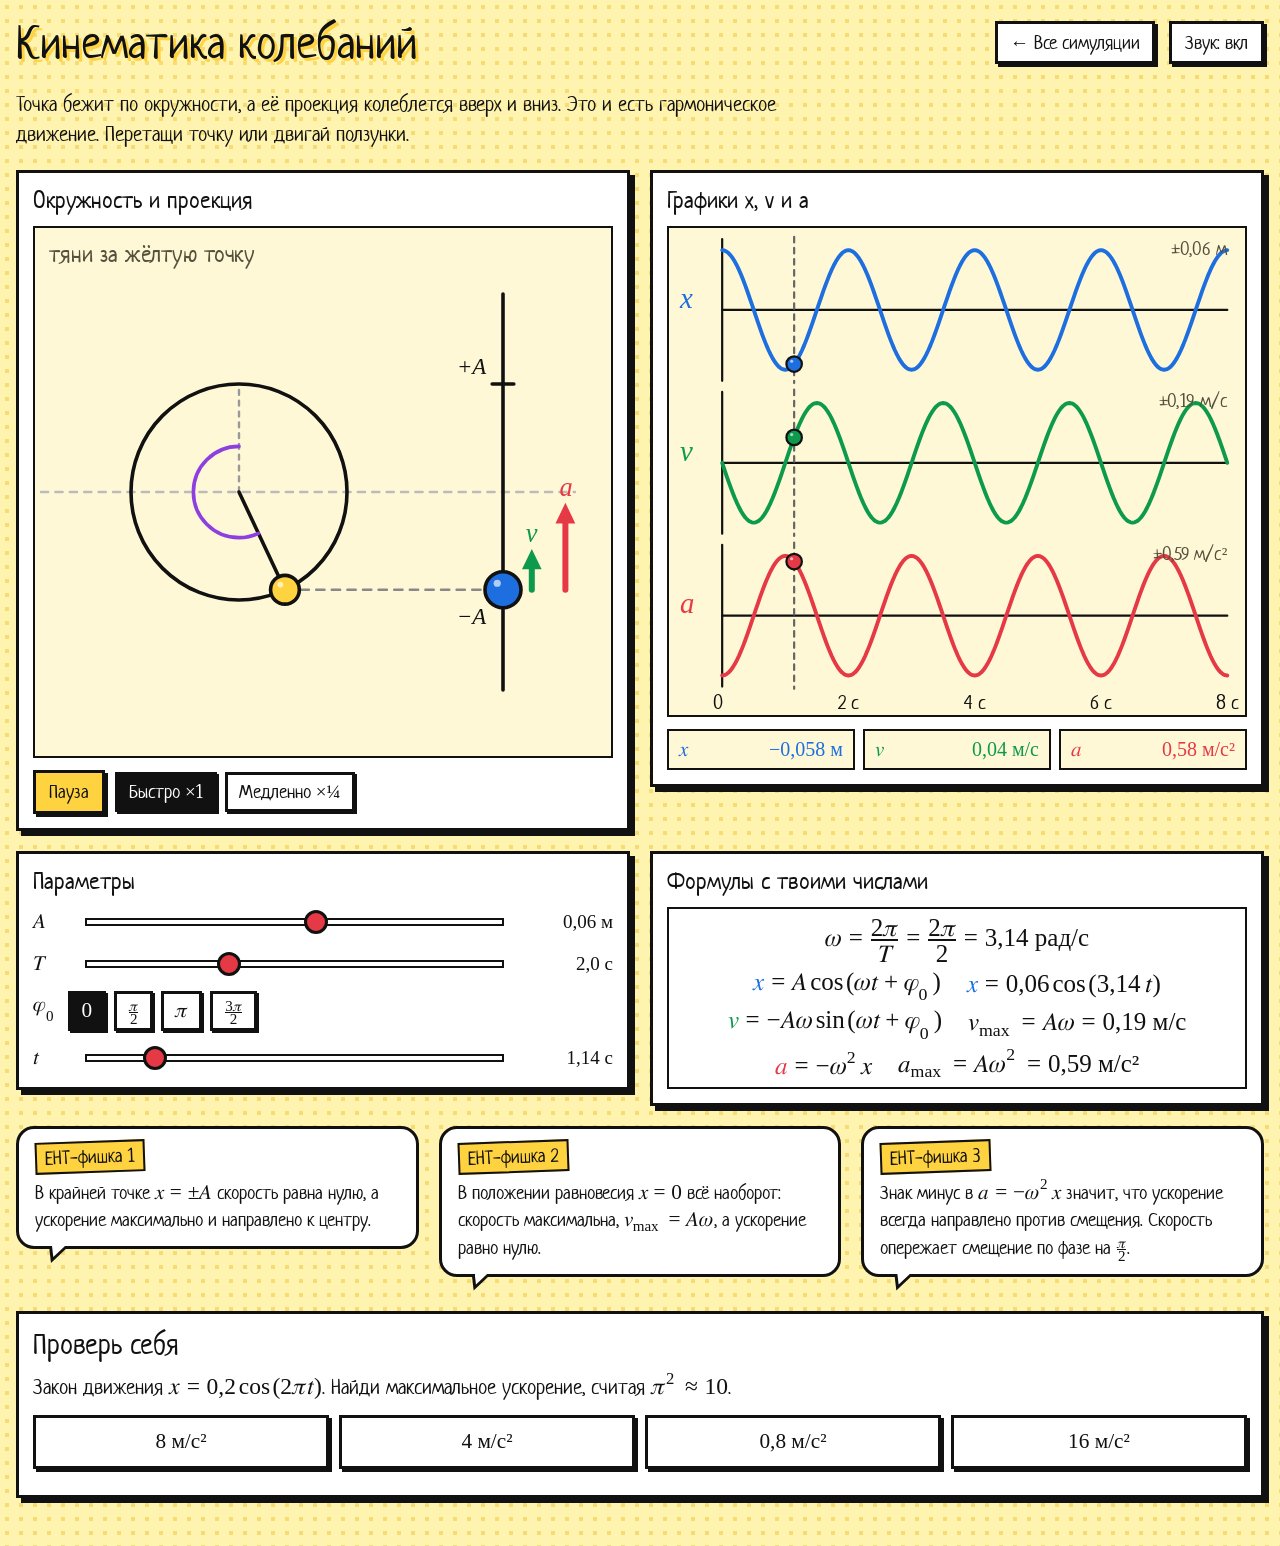
<file: 1-kinematika.html>
<!doctype html>
<html lang="ru">
<head>
<meta charset="utf-8">
<meta name="viewport" content="width=device-width,initial-scale=1,viewport-fit=cover">
<meta name="claude:viewport-fit-sides" content="cover">
<title>Кинематика колебаний</title>
<style>
/* Шрифт Neucha (лицензия OFL) встроен прямо сюда, чтобы работал без интернета */
@font-face{font-family:'Neucha';font-style:normal;font-weight:400;font-display:swap;src:url([data-uri]) format('woff2');unicode-range:U+0301,U+0400-045F,U+0490-0491,U+04B0-04B1,U+2116}
@font-face{font-family:'Neucha';font-style:normal;font-weight:400;font-display:swap;src:url([data-uri]) format('woff2');unicode-range:U+0000-00FF,U+0131,U+0152-0153,U+02BB-02BC,U+02C6,U+02DA,U+02DC,U+0304,U+0308,U+0329,U+2000-206F,U+20AC,U+2122,U+2191,U+2193,U+2212,U+2215,U+FEFF,U+FFFD}
/* Комикс: жёлтая бумага с растром, чёрный контур, жёсткая тень. Одна тема — сознательно светлая. */
:root{
  --paper:#fff3b0; --dots:#f6dc73; --ink:#111; --panel:#fff; --soft:#fff8d6; --muted:#55503c;
  --yellow:#ffd23f; --red:#e63946; --blue:#1d6fe0; --green:#0e9a4c; --orange:#f77f00; --purple:#8e3fe0;
  --ui:"Neucha","Comic Sans MS","Segoe Print",cursive;
  --math:"Cambria Math","STIX Two Math","Latin Modern Math","Times New Roman",serif;
  color-scheme:light;
}
*{box-sizing:border-box}
[hidden]{display:none!important}
html{-webkit-text-size-adjust:100%}
body{margin:0;background-color:var(--paper);background-image:radial-gradient(var(--dots) 22%,transparent 24%);background-size:14px 14px;color:var(--ink);font:400 19px/1.45 var(--ui)}
.wrap{max-width:1320px;margin:0 auto;padding-block:16px 48px;padding-left:max(16px,env(safe-area-inset-left,0px));padding-right:max(16px,env(safe-area-inset-right,0px));display:grid;gap:20px}
h1,h2,h3{font-family:var(--ui);font-weight:400;margin:0;line-height:1.15;text-wrap:balance}
p{margin:0}
a{color:inherit}

/* Шапка */
.top{display:flex;flex-wrap:wrap;align-items:center;gap:10px 14px}
.top h1{flex:1 1 320px;min-width:0;font-size:clamp(30px,5vw,46px);text-shadow:3px 3px 0 var(--yellow)}
.top .no{display:inline-block;background:var(--red);color:#fff;border:3px solid var(--ink);padding:0 10px;margin-right:8px;transform:rotate(-4deg);text-shadow:none}
.lead{max-width:70ch;font-size:21px}

/* Панели-кадры */
.grid{display:grid;grid-template-columns:minmax(0,3fr) minmax(0,2fr);gap:20px;align-items:start}
.grid.even{grid-template-columns:minmax(0,1fr) minmax(0,1fr)}
@media (max-width:860px){.grid,.grid.even{grid-template-columns:minmax(0,1fr)}}
.col{display:grid;gap:20px;min-width:0}
.panel{background:var(--panel);border:3px solid var(--ink);box-shadow:5px 5px 0 var(--ink);padding:14px;min-width:0;display:grid;gap:12px;position:relative}
.panel>h2{font-size:24px}
.stage{position:relative;line-height:0;overflow:hidden}
.stage canvas{display:block;width:100%;height:auto;touch-action:none;background:var(--soft);border:2px solid var(--ink)}
.stage canvas.scrollable{touch-action:pan-y}
/* На компьютере холст вместе с кнопками помещается в высоту экрана */
@media (min-width:861px){.stage canvas{width:min(100%,calc(max(100vh - 350px,340px) * var(--ar,1.6)));margin-inline:auto}}
.hint{font-size:17px;color:var(--muted)}

/* Кнопки */
button{font:inherit;color:var(--ink);background:var(--yellow);border:3px solid var(--ink);box-shadow:3px 3px 0 var(--ink);padding:5px 13px;cursor:pointer;transition:transform .06s,box-shadow .06s}
button:hover{background:#ffe27a}
button:active{transform:translate(3px,3px);box-shadow:0 0 0 var(--ink)}
button:focus-visible,input:focus-visible,select:focus-visible,a:focus-visible{outline:3px solid var(--blue);outline-offset:2px}
button.ghost{background:#fff}
button.ghost:hover{background:var(--soft)}
.row{display:flex;flex-wrap:wrap;gap:8px 10px;align-items:center}
.seg{display:flex;flex-wrap:wrap;gap:6px 8px}
.seg button{background:#fff;padding:3px 11px;box-shadow:2px 2px 0 var(--ink)}
.seg button[aria-pressed="true"]{background:var(--ink);color:#fff}
.back{text-decoration:none;background:#fff;border:3px solid var(--ink);box-shadow:3px 3px 0 var(--ink);padding:5px 12px}
.back:hover{background:var(--soft)}

/* Ползунки */
.sl{display:grid;grid-template-columns:minmax(2.2em,auto) minmax(0,1fr) minmax(5.2em,auto);gap:10px;align-items:center}
.sl output{text-align:right;font-family:var(--math);font-size:19px;font-variant-numeric:tabular-nums;white-space:nowrap}
input[type=range]{-webkit-appearance:none;appearance:none;width:100%;height:30px;background:transparent;margin:0;cursor:pointer}
input[type=range]::-webkit-slider-runnable-track{height:8px;background:#fff;border:2px solid var(--ink)}
input[type=range]::-moz-range-track{height:5px;background:#fff;border:2px solid var(--ink)}
input[type=range]::-webkit-slider-thumb{-webkit-appearance:none;width:24px;height:24px;margin-top:-10px;border-radius:50%;background:var(--red);border:3px solid var(--ink)}
input[type=range]::-moz-range-thumb{width:18px;height:18px;border-radius:50%;background:var(--red);border:3px solid var(--ink)}
select{font:inherit;background:#fff;border:3px solid var(--ink);padding:3px 6px;max-width:100%}

/* Формулы: только математический шрифт, никакого комикса */
math{font-family:var(--math);font-style:normal;font-size:1.12em;color:inherit}
.formula{background:#fff;border:2px solid var(--ink);padding:10px 14px;overflow-x:auto;display:grid;grid-template-columns:minmax(0,1fr);gap:10px;line-height:1.3}
.formula math{font-size:clamp(19px,2.4vw,25px)}
.fline{display:flex;flex-wrap:wrap;justify-content:center;align-items:center;gap:6px 26px}
.c-x{color:var(--blue)} .c-v{color:var(--green)} .c-a{color:var(--red)} .c-ek{color:var(--orange)} .c-ep{color:var(--purple)}

/* Показания приборов */
.read{display:grid;grid-template-columns:repeat(auto-fit,minmax(120px,1fr));gap:8px}
.read>div{border:2px solid var(--ink);background:var(--soft);padding:4px 10px;display:flex;justify-content:space-between;align-items:baseline;gap:8px}
.read span{font-family:var(--math);font-size:20px;font-variant-numeric:tabular-nums;white-space:nowrap}

/* Фишки ЕНТ: реплики */
.tips{display:grid;grid-template-columns:repeat(auto-fit,minmax(260px,1fr));gap:22px 20px;align-items:start}
.bubble{position:relative;background:#fff;border:3px solid var(--ink);border-radius:18px;padding:12px 16px;margin-bottom:14px}
.bubble::after{content:"";position:absolute;left:30px;bottom:-17px;width:20px;height:17px;background:var(--ink);clip-path:polygon(0 0,100% 0,10% 100%)}
.bubble::before{content:"";position:absolute;left:33px;bottom:-11px;width:13px;height:11px;background:#fff;clip-path:polygon(0 0,100% 0,10% 100%);z-index:1}
.bubble b{font-weight:400;display:inline-block;background:var(--yellow);border:2px solid var(--ink);padding:0 8px;margin-bottom:6px;transform:rotate(-2deg)}

/* Проверь себя */
.quiz .q{font-size:21px}
.quiz .opts{display:grid;grid-template-columns:repeat(auto-fit,minmax(150px,1fr));gap:10px}
.quiz .opts button{background:#fff;min-height:54px}
.quiz .opts button.ok{background:#9be8b4}
.quiz .opts button.no{background:#ffb3b8}
.quiz .ex{background:var(--soft);border:2px dashed var(--ink);padding:10px 14px;overflow-x:auto}
.score{margin-left:auto;font-size:19px}

/* Звукоподражания */
.pow{position:absolute;z-index:5;pointer-events:none;padding:26px 34px;font:400 30px/1 var(--ui);color:#fff;text-shadow:2px 2px 0 var(--ink);white-space:nowrap;animation:pow .85s ease-out forwards;
  clip-path:polygon(50% 0,60% 18%,78% 4%,78% 26%,100% 22%,88% 42%,100% 58%,80% 62%,84% 88%,62% 76%,50% 100%,40% 78%,16% 92%,20% 66%,0 60%,14% 44%,0 24%,24% 26%,24% 4%,40% 18%)}
@keyframes pow{0%{transform:scale(.3) rotate(-14deg);opacity:0}18%{transform:scale(1.1) rotate(-5deg);opacity:1}70%{transform:scale(1) rotate(-5deg);opacity:1}100%{transform:scale(1.04) rotate(-5deg);opacity:0}}

/* Для интересующихся */
details{background:var(--soft);border:2px dashed var(--ink);padding:8px 14px}
details>summary{cursor:pointer}
details[open]>summary{margin-bottom:8px}

/* Меню */
.sec{font-size:30px;text-shadow:2px 2px 0 var(--yellow);margin-top:10px}
.cards{display:grid;grid-template-columns:repeat(auto-fit,minmax(280px,1fr));gap:22px}
.card{display:grid;grid-template-rows:auto 1fr;text-decoration:none;background:#fff;border:3px solid var(--ink);box-shadow:5px 5px 0 var(--ink);transition:transform .08s,box-shadow .08s}
.card:hover{transform:translate(-2px,-2px) rotate(-.5deg);box-shadow:8px 8px 0 var(--ink)}
.card svg{display:block;width:100%;height:auto;border-bottom:3px solid var(--ink)}
.card div{padding:10px 14px 14px;display:grid;gap:4px;align-content:start}
.card h2{font-size:25px}
.card p{font-size:18px;color:var(--muted)}
@media (prefers-reduced-motion:reduce){.pow{animation-duration:.01s;animation-fill-mode:none;display:none}.card,button{transition:none}}

</style>
</head>
<body data-title="Кинематика колебаний">
<main class="wrap">
  <p class="lead">Точка бежит по окружности, а её проекция колеблется вверх и вниз. Это и есть гармоническое движение. Перетащи точку или двигай ползунки.</p>
  <div class="grid even">
    <section class="panel">
      <h2>Окружность и проекция</h2>
      <div class="stage"><canvas id="cCircle"></canvas></div>
      <div class="row" id="play"></div>
    </section>
    <section class="panel">
      <h2>Графики x, v и a</h2>
      <div class="stage"><canvas id="cGraph"></canvas></div>
      <div id="read"></div>
    </section>
  </div>
  <div class="grid even">
    <section class="panel" id="ctrl"><h2>Параметры</h2></section>
    <section class="panel"><h2>Формулы с твоими числами</h2><div class="formula" id="fm"></div></section>
  </div>
  <section class="tips">
    <div class="bubble tx"><b>ЕНТ-фишка 1</b><br>В крайней точке $x=\pm A$ скорость равна нулю, а ускорение максимально и направлено к центру.</div>
    <div class="bubble tx"><b>ЕНТ-фишка 2</b><br>В положении равновесия $x=0$ всё наоборот: скорость максимальна, $v_{\t{max}}=Aω$, а ускорение равно нулю.</div>
    <div class="bubble tx"><b>ЕНТ-фишка 3</b><br>Знак минус в $a=-ω^2x$ значит, что ускорение всегда направлено против смещения. Скорость опережает смещение по фазе на $\frac{π}{2}$.</div>
  </section>
  <div id="qz"></div>
</main>
<script>
'use strict';
// Общая основа симуляций: формулы (MathML), звуки (Web Audio), ползунки, холсты, задачи.
const C = (() => {
  /* ---------- Формулы: короткая запись вроде T = 2π\sqrt{\frac{m}{k}} превращается в MathML ---------- */
  function tex(s) {
    let i = 0;
    const esc = c => c.replace(/&/g, '&amp;').replace(/</g, '&lt;').replace(/>/g, '&gt;');
    const raw = () => { i++; let d = 1, st = i; while (i < s.length) { if (s[i] === '{') d++; if (s[i] === '}' && --d === 0) break; i++; } const r = s.slice(st, i); i++; return r; };
    const group = () => { i++; const r = seq('}'); i++; return r; };
    const SYM = { cdot: '·', approx: '≈', lt: '<', gt: '>', le: '≤', ge: '≥', to: '→', pm: '±', sim: '∼', ne: '≠', Rightarrow: '⇒', times: '×', div: '÷' };
    // Минус сразу после «=», скобки или в начале — это знак числа, без широких отступов
    const unary = (ch, at) => /(^|[=(,{:]|\\q)\s*$/.test(s.slice(0, at)) ? `<mo form="prefix" lspace="0" rspace="0">${ch}</mo>` : `<mo>${ch}</mo>`;
    function atom() {
      const c = s[i], at = i;
      if (c === '{') return `<mrow>${group()}</mrow>`;
      if (c === '\\') {
        const m = /^\\([a-zA-Z]+|.)/.exec(s.slice(i)); i += m[0].length; const n = m[1];
        if (n === 'frac') { const a = group(), b = group(); return `<mfrac><mrow>${a}</mrow><mrow>${b}</mrow></mfrac>`; }
        if (n === 'sqrt') return `<msqrt><mrow>${group()}</mrow></msqrt>`;
        if (n === 'vec') return `<mover accent="true"><mrow>${group()}</mrow><mo stretchy="false">→</mo></mover>`;
        if (n === 'u') return `<mrow><mspace width="0.25em"/><mtext>${esc(raw())}</mtext></mrow>`;
        if (n === 't') return `<mtext>${esc(raw())}</mtext>`;
        if (n === 'col') { const k = raw(); return `<mrow class="c-${k}">${group()}</mrow>`; }
        if (n === ',') return '<mspace width="0.2em"/>';
        if (n === 'q') return '<mspace width="1em"/>';
        if (['sin', 'cos', 'tg'].includes(n)) return `<mrow><mspace width="0.12em"/><mi>${n}</mi><mspace width="0.1em"/></mrow>`;
        if (n === 'pm') return unary('±', at);
        if (SYM[n]) return `<mo>${esc(SYM[n])}</mo>`;
        return `<mi>${esc(n)}</mi>`;
      }
      const num = /^\d+(,\d+)?/.exec(s.slice(i));
      if (num) { i += num[0].length; return `<mn>${num[0]}</mn>`; }
      const cyr = /^[А-Яа-яЁё]+/.exec(s.slice(i));
      if (cyr) { i += cyr[0].length; return `<mtext>${cyr[0]}</mtext>`; }
      i++;
      if (/[A-Za-zα-ωΑ-Ω]/.test(c)) return `<mi>${c}</mi>`;
      if (c === '-' || c === '−') return unary('−', at);
      if (c === '(' || c === ')') return `<mo stretchy="false" lspace="0" rspace="0">${c}</mo>`;
      if (c === '|') return '<mo stretchy="false" lspace="0" rspace="0">|</mo>';
      if (c === "'") return '<mo>′</mo>';
      return `<mo>${esc(c)}</mo>`;
    }
    function seq(end) {
      let out = '';
      while (i < s.length && s[i] !== end) {
        if (s[i] === ' ') { i++; continue; }
        const b = atom(); let sub = null, sup = null;
        while (s[i] === '_' || s[i] === '^') {
          const k = s[i++]; const v = s[i] === '{' ? `<mrow>${group()}</mrow>` : atom();
          if (k === '_') sub = v; else sup = v;
        }
        if (sub && sup) out += `<msubsup>${b}${sub}${sup}</msubsup>`;
        else if (sub) out += `<msub>${b}${sub}</msub>`;
        else if (sup) out += `<msup>${b}${sup}</msup>`;
        else out += b;
      }
      return out;
    }
    return seq();
  }
  const m = s => `<math>${tex(s)}</math>`;
  // Строка формул: \q — место, где длинная формула может перенестись на узком экране
  const md = s => `<div class="fline">${s.split('\\q').map(p => `<math displaystyle="true">${tex(p.replace(/,\s*$/, ''))}</math>`).join('')}</div>`;
  // Текст с формулами в знаках $...$
  const t = s => s.replace(/\$([^$]+)\$/g, (_, f) => m(f));
  const renderAll = (root = document) => root.querySelectorAll('.tx').forEach(el => { el.innerHTML = t(el.innerHTML.replace(/&amp;/g, '&')); el.classList.remove('tx'); });

  /* ---------- Числа ---------- */
  const fmt = (x, d = 2) => {
    if (!isFinite(x)) return '∞';
    const s = (+x).toFixed(d).replace('.', ',');
    return s.replace('-', '−').replace(/^−(0(,0*)?)$/, '$1');
  };
  // Экспоненциальная запись для $...$: 3,0·10^{-26}
  const sci = (x, d = 1) => {
    if (x === 0) return '0';
    const e = Math.floor(Math.log10(Math.abs(x))), a = x / 10 ** e;
    return `${fmt(a, d)}\\cdot 10^{${e}}`;
  };
  const trim = (x, d = 2) => { const s = fmt(x, d); return s.includes(',') ? s.replace(/0+$/, '').replace(/,$/, '') : s; };
  const pick = a => a[Math.floor(Math.random() * a.length)];
  const clamp = (x, a, b) => Math.max(a, Math.min(b, x));

  /* ---------- Звук ---------- */
  let ac = null, muted = false, master = null;
  try { muted = localStorage.getItem('comic-mute') === '1'; } catch (e) { /* хранилище недоступно */ }
  function unlock() {
    if (!ac) {
      const A = window.AudioContext || window.webkitAudioContext;
      if (!A) return;
      ac = new A(); master = ac.createGain(); master.gain.value = muted ? 0 : 1; master.connect(ac.destination);
    }
    if (ac.state === 'suspended') ac.resume();
  }
  addEventListener('pointerdown', unlock, { capture: true });
  addEventListener('keydown', unlock, { capture: true });
  function tone({ f = 440, to = null, dur = .15, type = 'sine', vol = .2, delay = 0 }) {
    if (!ac || muted) return;
    const o = ac.createOscillator(), g = ac.createGain(), t0 = ac.currentTime + delay;
    o.type = type; o.frequency.setValueAtTime(f, t0);
    if (to) o.frequency.exponentialRampToValueAtTime(to, t0 + dur);
    g.gain.setValueAtTime(0.0001, t0); g.gain.exponentialRampToValueAtTime(vol, t0 + .008); g.gain.exponentialRampToValueAtTime(0.0001, t0 + dur);
    o.connect(g); g.connect(master); o.start(t0); o.stop(t0 + dur + .02);
  }
  function noise({ dur = .2, vol = .15, f = 1500, q = .8, type = 'bandpass', to = null, delay = 0 }) {
    if (!ac || muted) return;
    const n = Math.floor(ac.sampleRate * dur), b = ac.createBuffer(1, n, ac.sampleRate), d = b.getChannelData(0);
    for (let i = 0; i < n; i++) d[i] = Math.random() * 2 - 1;
    const s = ac.createBufferSource(), fl = ac.createBiquadFilter(), g = ac.createGain(), t0 = ac.currentTime + delay;
    s.buffer = b; fl.type = type; fl.Q.value = q; fl.frequency.setValueAtTime(f, t0);
    if (to) fl.frequency.exponentialRampToValueAtTime(to, t0 + dur);
    g.gain.setValueAtTime(vol, t0); g.gain.exponentialRampToValueAtTime(0.0001, t0 + dur);
    s.connect(fl); fl.connect(g); g.connect(master); s.start(t0);
  }
  const sfx = {
    click() { tone({ f: 620, to: 380, dur: .06, type: 'square', vol: .06 }); },
    tick() { tone({ f: 1100, dur: .025, type: 'square', vol: .025 }); },
    soft(v = .04) { tone({ f: 700, dur: .05, vol: v }); },
    pop() { tone({ f: 220, to: 900, dur: .09, type: 'triangle', vol: .18 }); },
    boing(f = 180) { tone({ f: f * 2.2, to: f * .7, dur: .35, type: 'triangle', vol: .18 }); tone({ f: f * 3.1, to: f, dur: .25, vol: .08, delay: .02 }); },
    whoosh() { noise({ dur: .35, vol: .16, f: 500, to: 3000, q: 1.2 }); },
    psh() { noise({ dur: .55, vol: .14, f: 4000, to: 1200, q: .6 }); },
    clank() { tone({ f: 880, dur: .3, type: 'triangle', vol: .12 }); tone({ f: 1320, dur: .22, type: 'sine', vol: .07, delay: .01 }); noise({ dur: .05, vol: .1, f: 2500 }); },
    bump() { tone({ f: 150, to: 70, dur: .12, type: 'sine', vol: .25 }); noise({ dur: .05, vol: .08, f: 800 }); },
    ding() { tone({ f: 1320, dur: .5, vol: .12 }); tone({ f: 1980, dur: .35, vol: .05, delay: .01 }); },
    pluck(f) { tone({ f, dur: .28, type: 'triangle', vol: .06 }); },
    right() { [523, 659, 784, 1047].forEach((f, i) => tone({ f, dur: .16, type: 'triangle', vol: .14, delay: i * .08 })); },
    wrong() { tone({ f: 200, to: 90, dur: .4, type: 'sawtooth', vol: .09 }); },
    shout(vol = .2, delay = 0) { tone({ f: 420, to: 640, dur: .28, type: 'sawtooth', vol, delay }); tone({ f: 840, to: 1100, dur: .24, vol: vol * .4, delay }); },
  };
  // Непрерывный тон для симуляции звука
  function hum() {
    let o = null, g = null;
    return {
      on(f, vol) { if (!ac) unlock(); if (!ac || o) return; o = ac.createOscillator(); g = ac.createGain(); o.frequency.value = f; g.gain.setValueAtTime(0.0001, ac.currentTime); g.gain.exponentialRampToValueAtTime(Math.max(vol, .0002), ac.currentTime + .05); o.connect(g); g.connect(master); o.start(); },
      set(f, vol) { if (!o) return; o.frequency.setTargetAtTime(f, ac.currentTime, .02); g.gain.setTargetAtTime(Math.max(vol, .0001), ac.currentTime, .02); },
      off() { if (!o) return; g.gain.setTargetAtTime(.0001, ac.currentTime, .03); o.stop(ac.currentTime + .15); o = null; },
      get playing() { return !!o; },
    };
  }

  /* ---------- Каркас страницы ---------- */
  function header() {
    const b = document.body, top = document.createElement('header'); top.className = 'top';
    const inMenu = b.dataset.menu === '1';
    top.innerHTML = `<h1>${b.dataset.no ? `<span class="no">${b.dataset.no}</span>` : ''}${b.dataset.title}</h1>
      ${inMenu ? '' : '<a class="back" href="index.html">← Все симуляции</a>'}
      <button class="ghost" id="mute" aria-pressed="${muted}" type="button"></button>`;
    document.querySelector('.wrap').prepend(top);
    const btn = top.querySelector('#mute');
    const paint = () => { btn.textContent = muted ? 'Звук: выкл' : 'Звук: вкл'; btn.setAttribute('aria-pressed', muted); };
    paint();
    btn.onclick = () => {
      muted = !muted; unlock();
      if (master) master.gain.value = muted ? 0 : 1;
      try { localStorage.setItem('comic-mute', muted ? '1' : '0'); } catch (e) { /* без запоминания */ }
      paint(); sfx.click();
    };
    renderAll();
  }

  /* ---------- Элементы управления ---------- */
  function slider(parent, o) {
    const id = 's' + Math.random().toString(36).slice(2, 8), el = document.createElement('div'); el.className = 'sl';
    const toPos = v => o.log ? 1000 * Math.log(v / o.min) / Math.log(o.max / o.min) : v;
    const fromPos = p => o.log ? o.min * (o.max / o.min) ** (p / 1000) : +p;
    el.innerHTML = `<label for="${id}">${o.label.startsWith('$') ? t(o.label) : o.label}</label>
      <input id="${id}" type="range" min="${o.log ? 0 : o.min}" max="${o.log ? 1000 : o.max}" step="${o.log ? 1 : (o.step || 1)}" value="${toPos(o.value)}"><output></output>`;
    parent.appendChild(el);
    const inp = el.querySelector('input'), out = el.querySelector('output');
    let val = o.value, last = 0;
    const show = () => { out.textContent = (o.show ? o.show(val) : fmt(val, o.dec ?? 1)) + (o.unit ? ' ' + o.unit : ''); };
    inp.addEventListener('input', () => {
      val = fromPos(inp.value); show();
      const n = performance.now(); if (n - last > 60) { sfx.tick(); last = n; }
      o.on && o.on(val);
    });
    show();
    return { get v() { return val; }, set(x, silent) { val = x; inp.value = toPos(x); show(); if (!silent) o.on && o.on(val); }, el };
  }
  function seg(parent, opts, value, on, label) {
    const el = document.createElement('div'); el.className = 'seg'; el.setAttribute('role', 'group'); if (label) el.setAttribute('aria-label', label);
    const btns = opts.map(op => {
      const b = document.createElement('button'); b.type = 'button'; b.innerHTML = t(op.label); b.setAttribute('aria-pressed', op.value === value);
      b.onclick = () => { set(op.value); sfx.click(); on(op.value); };
      el.appendChild(b); return { b, op };
    });
    function set(v) { btns.forEach(x => x.b.setAttribute('aria-pressed', x.op.value === v)); }
    parent.appendChild(el);
    return { set, el };
  }
  function button(parent, text, on, cls) {
    const b = document.createElement('button'); b.type = 'button'; b.innerHTML = t(text); if (cls) b.className = cls;
    b.onclick = e => { sfx.click(); on(e); }; parent.appendChild(b); return b;
  }
  function readout(parent, items) {
    const el = document.createElement('div'); el.className = 'read'; const out = {};
    items.forEach(it => {
      const d = document.createElement('div'); d.innerHTML = `${m(it.tex)}<span></span>`;
      out[it.key] = d.querySelector('span'); if (it.color) out[it.key].style.color = it.color; el.appendChild(d);
    });
    parent.appendChild(el);
    let last = 0;
    return vals => {
      const n = performance.now(); if (n - last < 90) return; last = n;
      for (const k in vals) if (out[k].textContent !== vals[k]) out[k].textContent = vals[k];
    };
  }

  /* ---------- Холст ---------- */
  function stage(canvas, W, H, { draggable = true } = {}) {
    const g = canvas.getContext('2d');
    canvas.style.aspectRatio = W + ' / ' + H;
    canvas.style.setProperty('--ar', W / H);
    if (!draggable) canvas.classList.add('scrollable');
    let s = 1;
    function fit() {
      const cw = canvas.clientWidth || W, dpr = Math.min(window.devicePixelRatio || 1, 2.5);
      s = cw * dpr / W; canvas.width = Math.round(W * s); canvas.height = Math.round(H * s);
    }
    fit();
    if ('ResizeObserver' in window) new ResizeObserver(fit).observe(canvas); else addEventListener('resize', fit);
    return {
      g, W, H, canvas,
      begin() { g.setTransform(s, 0, 0, s, 0, 0); g.clearRect(0, 0, W, H); g.lineCap = 'round'; g.lineJoin = 'round'; },
      pos(e) { const r = canvas.getBoundingClientRect(); return { x: (e.clientX - r.left) * W / r.width, y: (e.clientY - r.top) * H / r.height }; },
    };
  }
  function drag(st, { hit, move, end, down }) {
    let on = false;
    st.canvas.addEventListener('pointerdown', e => { const p = st.pos(e); if (hit(p)) { on = true; st.canvas.setPointerCapture(e.pointerId); down && down(p); e.preventDefault(); } });
    st.canvas.addEventListener('pointermove', e => { if (on) move(st.pos(e)); });
    const up = e => { if (on) { on = false; end && end(st.pos(e)); } };
    st.canvas.addEventListener('pointerup', up); st.canvas.addEventListener('pointercancel', up);
  }
  function loop(fn) {
    let prev = performance.now(), T = 0;
    (function f(now) { const dt = Math.min((now - prev) / 1000, .05); prev = now; T += dt; fn(dt, T); requestAnimationFrame(f); })(prev);
  }
  const INK = '#111', COL = { x: '#1d6fe0', v: '#0e9a4c', a: '#e63946', ek: '#f77f00', ep: '#8e3fe0', ink: INK };
  function text(g, s, x, y, { size = 20, color = INK, align = 'left', base = 'alphabetic', font = 'Neucha, "Comic Sans MS", cursive' } = {}) {
    g.fillStyle = color; g.font = `${size}px ${font}`; g.textAlign = align; g.textBaseline = base; g.fillText(s, x, y);
  }
  // Подпись величины: курсив с нижним индексом, как в формулах
  function sym(g, base, sub, x, y, { size = 22, color = INK, align = 'left' } = {}) {
    const F = '"Cambria Math", "Times New Roman", serif';
    g.fillStyle = color; g.textBaseline = 'alphabetic'; g.textAlign = 'left';
    g.font = `italic ${size}px ${F}`; const w = g.measureText(base).width;
    g.font = `${size * .68}px ${F}`; const sw = sub ? g.measureText(sub).width : 0;
    const x0 = align === 'center' ? x - (w + sw) / 2 : align === 'right' ? x - w - sw : x;
    g.font = `italic ${size}px ${F}`; g.fillText(base, x0, y);
    if (sub) { g.font = `${size * .68}px ${F}`; g.fillText(sub, x0 + w + 1, y + size * .28); }
  }
  function arrow(g, x1, y1, x2, y2, color = INK, w = 4) {
    const L = Math.hypot(x2 - x1, y2 - y1); if (L < 2) return;
    const a = Math.atan2(y2 - y1, x2 - x1), h = Math.min(14, 7 + L * .2) + w;
    const bx = x2 - Math.cos(a) * h * .8, by = y2 - Math.sin(a) * h * .8;
    g.strokeStyle = color; g.lineWidth = w; g.beginPath(); g.moveTo(x1, y1); g.lineTo(bx, by); g.stroke();
    g.fillStyle = color; g.beginPath(); g.moveTo(x2, y2);
    g.lineTo(x2 - Math.cos(a - .45) * h, y2 - Math.sin(a - .45) * h);
    g.lineTo(x2 - Math.cos(a + .45) * h, y2 - Math.sin(a + .45) * h); g.closePath(); g.fill();
  }
  function line(g, x1, y1, x2, y2, color = INK, w = 2, dash = null) {
    g.strokeStyle = color; g.lineWidth = w; g.setLineDash(dash || []); g.beginPath(); g.moveTo(x1, y1); g.lineTo(x2, y2); g.stroke(); g.setLineDash([]);
  }
  function ball(g, x, y, r, fill, w = 3) {
    g.fillStyle = fill; g.strokeStyle = INK; g.lineWidth = w; g.beginPath(); g.arc(x, y, r, 0, 7); g.fill(); g.stroke();
    g.fillStyle = 'rgba(255,255,255,.65)'; g.beginPath(); g.arc(x - r * .32, y - r * .36, r * .2, 0, 7); g.fill();
  }
  function rect(g, x, y, w, h, fill, lw = 3) {
    g.fillStyle = fill; g.strokeStyle = INK; g.lineWidth = lw; g.fillRect(x, y, w, h); g.strokeRect(x, y, w, h);
  }
  function springPath(g, x1, y1, x2, y2, coils = 11, amp = 16, lw = 3) {
    const L = Math.hypot(x2 - x1, y2 - y1), ux = (x2 - x1) / L, uy = (y2 - y1) / L, px = -uy, py = ux, lead = 12;
    g.strokeStyle = INK; g.lineWidth = lw; g.beginPath(); g.moveTo(x1, y1);
    g.lineTo(x1 + ux * lead, y1 + uy * lead);
    const n = coils * 2, seg = (L - 2 * lead) / n;
    for (let i = 0; i < n; i++) {
      const d = lead + seg * (i + .5), o = (i % 2 ? -1 : 1) * amp;
      g.lineTo(x1 + ux * d + px * o, y1 + uy * d + py * o);
    }
    g.lineTo(x2 - ux * lead, y2 - uy * lead); g.lineTo(x2, y2); g.stroke();
  }
  // Лента-самописец: хранит точки и рисует их справа налево
  function tape(len = 400) {
    const buf = []; return { push(v) { buf.push(v); if (buf.length > len) buf.shift(); }, clear() { buf.length = 0; }, buf, len };
  }
  function axes(g, x, y, w, h, { zero = null, tLabel = 't' } = {}) {
    const y0 = zero ?? y + h;
    arrow(g, x, y0, x + w, y0, INK, 2); arrow(g, x, y + h, x, y, INK, 2);
    sym(g, tLabel, '', x + w - 12, y0 + 22, { size: 20 });
  }

  /* ---------- Вспышка-звукоподражание ---------- */
  function pow(host, word, color = '#e63946', at = null) {
    if (matchMedia('(prefers-reduced-motion: reduce)').matches) return;
    const el = document.createElement('div'); el.className = 'pow'; el.textContent = word; el.style.background = color;
    el.style.left = (at ? at.x : 10 + Math.random() * 45) + '%'; el.style.top = (at ? at.y : 6 + Math.random() * 30) + '%';
    host.appendChild(el); el.addEventListener('animationend', () => el.remove());
  }

  /* ---------- Задачи ---------- */
  function shuffle(a) { for (let i = a.length - 1; i > 0; i--) { const j = Math.floor(Math.random() * (i + 1)); [a[i], a[j]] = [a[j], a[i]]; } return a; }
  function quiz(parent, gens) {
    const el = document.createElement('section'); el.className = 'panel quiz';
    el.innerHTML = '<div class="row"><h2>Проверь себя</h2><span class="score" aria-live="polite"></span></div><div class="q"></div><div class="opts"></div><div class="ex" hidden></div><div class="row"><button type="button" class="nx" hidden>Следующая задача</button></div>';
    parent.appendChild(el);
    const q = el.querySelector('.q'), opts = el.querySelector('.opts'), ex = el.querySelector('.ex'), nx = el.querySelector('.nx'), sc = el.querySelector('.score');
    let right = 0, total = 0, n = Math.floor(Math.random() * gens.length);
    function ask() {
      const task = gens[n++ % gens.length]();
      q.innerHTML = t(task.q); ex.hidden = true; nx.hidden = true; opts.innerHTML = '';
      const list = shuffle([{ s: task.a, ok: true }, ...task.wrong.map(s => ({ s, ok: false }))]);
      list.forEach(o => {
        const b = document.createElement('button'); b.type = 'button'; b.innerHTML = t(o.s);
        b.onclick = () => {
          total++; if (o.ok) right++;
          [...opts.children].forEach((x, i) => { x.disabled = true; if (list[i].ok) x.classList.add('ok'); });
          if (!o.ok) b.classList.add('no');
          if (o.ok) { sfx.right(); pow(el, C.pick(['В ТОЧКУ!', 'ЕСТЬ!', 'БАМ!', 'ТОЧНО!']), '#0e9a4c', { x: 55, y: 2 }); } else { sfx.wrong(); pow(el, 'ОЙ!', '#e63946', { x: 60, y: 2 }); }
          ex.innerHTML = t(task.ex); ex.hidden = false; nx.hidden = false; sc.textContent = `Верно: ${right} из ${total}`;
        };
        opts.appendChild(b);
      });
    }
    nx.onclick = () => { sfx.click(); ask(); };
    ask();
  }

  return { tex, m, md, t, renderAll, fmt, sci, trim, pick, clamp, sfx, hum, header, slider, seg, button, readout, stage, drag, loop, COL, INK, text, sym, arrow, line, ball, rect, springPath, tape, axes, pow, quiz, shuffle };
})();

</script>
<script>
const { COL, fmt, trim, sym, text, line, arrow, ball, m, md } = C;
const A0 = { A: .06, T: 2, phi: 0 };
let t = 0, playing = true, speed = 1, prevX = 1;
const TW = 8;

const SC = C.stage(document.getElementById('cCircle'), 480, 440);
const SG = C.stage(document.getElementById('cGraph'), 520, 440, { draggable: false });

const ctrl = document.getElementById('ctrl');
const sA = C.slider(ctrl, { label: '$A$', unit: 'м', min: .01, max: .1, step: .01, value: A0.A, dec: 2, on: upd });
const sT = C.slider(ctrl, { label: '$T$', unit: 'с', min: 1, max: 4, step: .1, value: A0.T, dec: 1, on: upd });
const phRow = document.createElement('div'); phRow.className = 'row'; phRow.innerHTML = m('φ_0') + ' '; ctrl.appendChild(phRow);
const PH = { 0: '0', 1: '\\frac{π}{2}', 2: 'π', 3: '\\frac{3π}{2}' };
let phi = 0;
C.seg(phRow, Object.keys(PH).map(k => ({ label: `$${PH[k]}$`, value: +k })), 0, v => { phi = v; upd(); }, 'Начальная фаза');
const sTime = C.slider(ctrl, { label: '$t$', unit: 'с', min: 0, max: TW, step: .01, value: 0, dec: 2, on: v => { t = v; setPlay(false); } });

const play = document.getElementById('play');
const bPlay = C.button(play, 'Пауза', () => setPlay(!playing));
function setPlay(p) { playing = p; bPlay.textContent = p ? 'Пауза' : 'Пуск'; }
C.seg(play, [{ label: 'Быстро ×1', value: 1 }, { label: 'Медленно ×¼', value: .25 }], 1, v => speed = v, 'Скорость');

const read = C.readout(document.getElementById('read'), [
  { key: 'x', tex: '\\col{x}{x}', color: COL.x }, { key: 'v', tex: '\\col{v}{v}', color: COL.v }, { key: 'a', tex: '\\col{a}{a}', color: COL.a },
]);

const om = () => 2 * Math.PI / sT.v;
const theta = (tt = t) => om() * tt + phi * Math.PI / 2;

function upd() {
  const A = sA.v, w = om(), ps = phi ? ' + ' + PH[phi] : '';
  document.getElementById('fm').innerHTML =
    md(`ω = \\frac{2π}{T} = \\frac{2π}{${trim(sT.v, 1)}} = ${fmt(w)}\\u{рад/с}`) +
    md(`\\col{x}{x} = A\\cos(ωt + φ_0) \\q \\col{x}{x} = ${trim(A)}\\cos(${fmt(w)}\\,t${ps})`) +
    md(`\\col{v}{v} = -Aω\\sin(ωt + φ_0),\\q v_{\\t{max}} = Aω = ${fmt(A * w)}\\u{м/с}`) +
    md(`\\col{a}{a} = -ω^2 x,\\q a_{\\t{max}} = Aω^2 = ${fmt(A * w * w)}\\u{м/с²}`);
}

// Перетаскивание точки по окружности
const CX = 170, CY = 220, RAIL = 390;
const R = () => sA.v * 1500;
const pt = () => ({ x: CX - R() * Math.sin(theta()), y: CY - R() * Math.cos(theta()) });
C.drag(SC, {
  hit: p => Math.hypot(p.x - pt().x, p.y - pt().y) < 34,
  down: () => { setPlay(false); C.sfx.pop(); },
  move: p => {
    let a = Math.atan2(CX - p.x, CY - p.y) - phi * Math.PI / 2;
    a = ((a % (2 * Math.PI)) + 2 * Math.PI) % (2 * Math.PI);
    t = a / om(); if (t > TW) t = t % sT.v; sTime.set(t, true);
  },
});

function drawCircle() {
  const { g } = SC; SC.begin();
  const A = sA.v, w = om(), th = theta(), r = R(), x = A * Math.cos(th), v = -A * w * Math.sin(th), a = -A * w * w * Math.cos(th), P = pt(), by = CY - x * 1500;
  line(g, CX - 165, CY, RAIL + 60, CY, '#bbb', 2, [6, 6]);
  g.strokeStyle = C.INK; g.lineWidth = 3; g.beginPath(); g.arc(CX, CY, r, 0, 7); g.stroke();
  // радиус и угол от вертикали
  line(g, CX, CY, CX, CY - r, '#999', 2, [4, 5]);
  line(g, CX, CY, P.x, P.y, C.INK, 3);
  g.strokeStyle = COL.ep; g.lineWidth = 3; g.beginPath();
  const norm = ((th % (2 * Math.PI)) + 2 * Math.PI) % (2 * Math.PI);
  g.arc(CX, CY, Math.min(38, r * .6), -Math.PI / 2, -Math.PI / 2 - norm, true); g.stroke();
  line(g, P.x, P.y, RAIL, by, '#888', 2, [7, 6]);
  // рельс и шкала
  line(g, RAIL, CY - 165, RAIL, CY + 165, C.INK, 3);
  line(g, RAIL - 9, CY - r, RAIL + 9, CY - r, C.INK, 3); line(g, RAIL - 9, CY + r, RAIL + 9, CY + r, C.INK, 3);
  sym(g, '+A', '', RAIL - 14, CY - r - 8, { size: 19, align: 'right' }); sym(g, '−A', '', RAIL - 14, CY + r + 20, { size: 19, align: 'right' });
  // стрелки v и a у тела
  const vL = v / (A * w) * 80, aL = a / (A * w * w) * 80;
  arrow(g, RAIL + 24, by, RAIL + 24, by - vL, COL.v, 5);
  arrow(g, RAIL + 52, by, RAIL + 52, by - aL, COL.a, 5);
  if (Math.abs(vL) > 16) sym(g, 'v', '', RAIL + 19, by - vL + (vL > 0 ? -6 : 22), { size: 22, color: COL.v });
  if (Math.abs(aL) > 16) sym(g, 'a', '', RAIL + 47, by - aL + (aL > 0 ? -6 : 22), { size: 22, color: COL.a });
  ball(g, P.x, P.y, 12, '#ffd23f');
  ball(g, RAIL, by, 15, COL.x);
  text(g, 'тяни за жёлтую точку', 12, 28, { size: 20, color: '#55503c' });
  return { x, v, a };
}

function strip(g, y, h, label, color, fn, cur, unit) {
  const X0 = 48, W = 456, mid = y + h / 2, amp = h / 2 - 12;
  line(g, X0, y + 2, X0, y + h - 2, C.INK, 2); line(g, X0, mid, X0 + W, mid, C.INK, 2);
  g.strokeStyle = color; g.lineWidth = 3.5; g.beginPath();
  for (let i = 0; i <= 240; i++) { const tt = TW * i / 240, px = X0 + W * i / 240, py = mid - amp * fn(tt); i ? g.lineTo(px, py) : g.moveTo(px, py); }
  g.stroke();
  const cx = X0 + W * (cur / TW);
  line(g, cx, y, cx, y + h, '#666', 2, [5, 5]);
  ball(g, cx, mid - amp * fn(cur), 7, color, 2);
  sym(g, label, '', 10, mid - 2, { size: 26, color });
  text(g, unit, X0 + W, y + 16, { size: 17, color: '#55503c', align: 'right' });
}
function drawGraph() {
  const { g } = SG; SG.begin();
  const w = om(), p = phi * Math.PI / 2, A = sA.v, cur = t % TW;
  const h = 132;
  strip(g, 8, h, 'x', COL.x, tt => Math.cos(w * tt + p), cur, `±${trim(A)} м`);
  strip(g, 146, h, 'v', COL.v, tt => -Math.sin(w * tt + p), cur, `±${fmt(A * w)} м/с`);
  strip(g, 284, h, 'a', COL.a, tt => -Math.cos(w * tt + p), cur, `±${fmt(A * w * w)} м/с²`);
  text(g, '0', 44, 434, { size: 18, align: 'center' });
  for (let i = 2; i <= TW; i += 2) text(g, i + ' с', 48 + 456 * i / TW, 434, { size: 18, align: 'center' });
}

upd();
C.loop(dt => {
  if (playing) {
    t += dt * speed; if (t >= TW) t -= TW;
    sTime.set(t, true);
    const xn = Math.cos(theta());
    if (prevX * xn < 0) C.sfx.soft(.03);
    prevX = xn;
  }
  const r = drawCircle(); drawGraph();
  read({ x: fmt(r.x, 3) + ' м', v: fmt(r.v) + ' м/с', a: fmt(r.a) + ' м/с²' });
});

// Задачи
const P = C.pick;
C.quiz(document.getElementById('qz'), [
  () => { const A = P(['0,02', '0,05', '0,1']), n = P([1, 2, 4, 5, 10]), T = 2 / n;
    return { q: `Тело колеблется по закону $x=${A}\\cos(${n === 1 ? '' : n}πt)$. Чему равен период?`,
      a: `$${trim(T)}\\u{с}$`, wrong: [`$${trim(T * 2)}\\u{с}$`, `$${trim(T / 2, 3)}\\u{с}$`, `$${trim(T * 4)}\\u{с}$`],
      ex: `Сравниваем с $x=A\\cos(ωt)$: $ω=${n === 1 ? '' : n}π\\u{рад/с}$. Тогда $T=\\frac{2π}{ω}=\\frac{2π}{${n === 1 ? '' : n}π}=${trim(T)}\\u{с}$.` }; },
  () => { const [A, T] = P([[.1, 2], [.2, 2], [.2, 4], [.4, 2], [.1, 1], [.5, 5]]), k = 2 * A / T;
    return { q: `Амплитуда $A=${trim(A)}\\u{м}$, период $T=${T}\\u{с}$. Чему равна максимальная скорость?`,
      a: `$${trim(k)}π\\u{м/с}$`, wrong: [`$${trim(k * 2)}π\\u{м/с}$`, `$${trim(k / 2, 3)}π\\u{м/с}$`, `$${trim(A / T, 3)}\\u{м/с}$`],
      ex: `$ω=\\frac{2π}{T}=${trim(2 / T)}π\\u{рад/с}$, тогда $v_{\\t{max}}=Aω=${trim(A)}\\cdot ${trim(2 / T)}π=${trim(k)}π\\u{м/с}$.` }; },
  () => { const A = P([.05, .1, .02, .2]), w = 2 * P([1, 2]), am = A * w * w * 10;
    return { q: `Закон движения $x=${trim(A)}\\cos(${w}πt)$. Найди максимальное ускорение, считая $π^2\\approx 10$.`,
      a: `$${trim(am)}\\u{м/с²}$`, wrong: [`$${trim(am / 2)}\\u{м/с²}$`, `$${trim(am * 2)}\\u{м/с²}$`, `$${trim(am / 10)}\\u{м/с²}$`],
      ex: `$a_{\\t{max}}=Aω^2=${trim(A)}\\cdot(${w}π)^2=${trim(A)}\\cdot ${w * w}\\cdot 10=${trim(am)}\\u{м/с²}$.` }; },
  () => ({ q: 'Тело находится в крайней точке траектории. Что можно сказать о его скорости и ускорении?',
      a: '$v=0$, $a$ максимально', wrong: ['$v$ максимальна, $a=0$', '$v=0$, $a=0$', '$v$ и $a$ максимальны'],
      ex: 'В крайней точке тело на миг останавливается, а смещение и возвращающая сила наибольшие. Поэтому $v=0$, а $|a|=Aω^2$.' }),
  () => ({ q: 'Как по фазе связаны ускорение и смещение при гармонических колебаниях?',
      a: 'В противофазе, сдвиг $π$', wrong: ['Совпадают по фазе', 'Сдвиг $\\frac{π}{2}$', 'Сдвиг $\\frac{π}{4}$'],
      ex: 'Из $a=-ω^2x$ видно: когда $x$ наибольший положительный, $a$ наибольшее отрицательное. Это противофаза.' }),
]);
C.header();
</script>
</body>
</html>
</file>
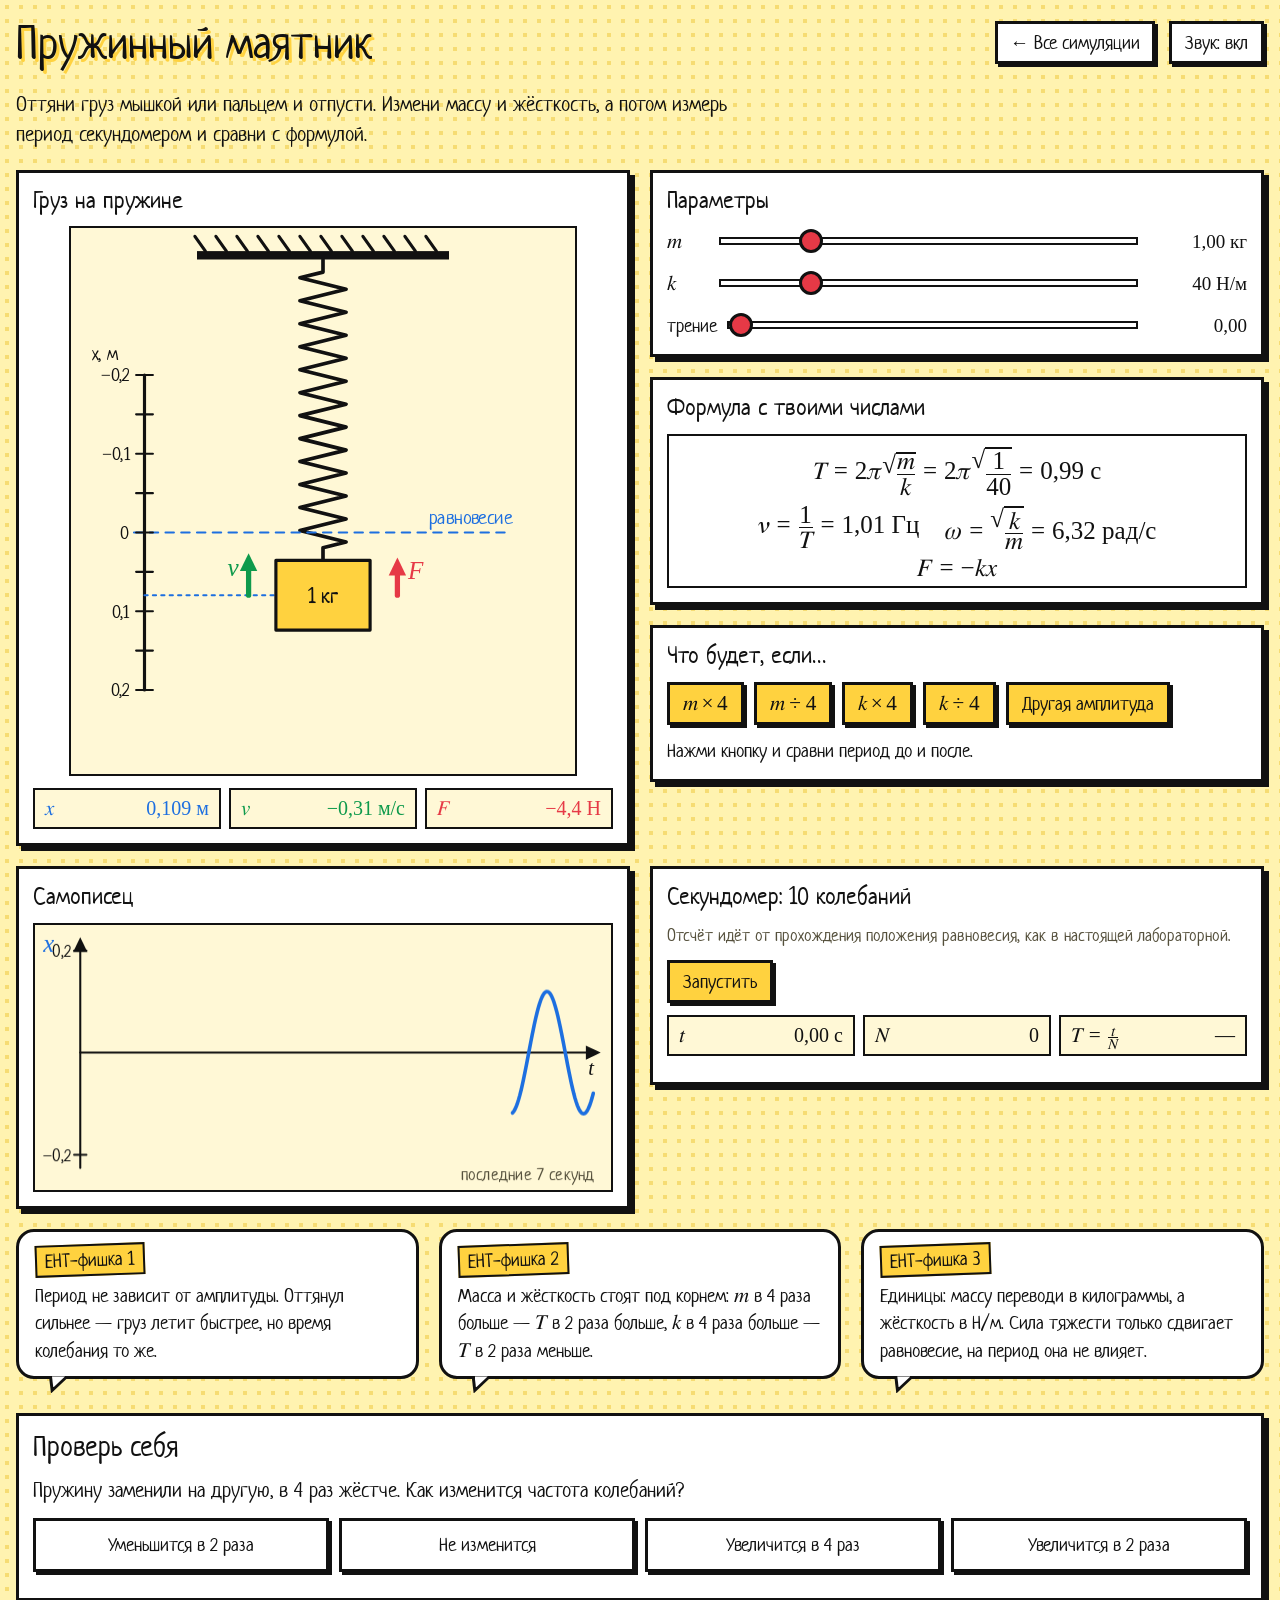
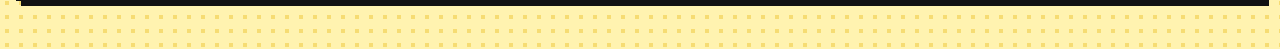
<file: 2-pruzhina.html>
<!doctype html>
<html lang="ru">
<head>
<meta charset="utf-8">
<meta name="viewport" content="width=device-width,initial-scale=1,viewport-fit=cover">
<meta name="claude:viewport-fit-sides" content="cover">
<title>Пружинный маятник</title>
<style>
/* Шрифт Neucha (лицензия OFL) встроен прямо сюда, чтобы работал без интернета */
@font-face{font-family:'Neucha';font-style:normal;font-weight:400;font-display:swap;src:url([data-uri]) format('woff2');unicode-range:U+0301,U+0400-045F,U+0490-0491,U+04B0-04B1,U+2116}
@font-face{font-family:'Neucha';font-style:normal;font-weight:400;font-display:swap;src:url([data-uri]) format('woff2');unicode-range:U+0000-00FF,U+0131,U+0152-0153,U+02BB-02BC,U+02C6,U+02DA,U+02DC,U+0304,U+0308,U+0329,U+2000-206F,U+20AC,U+2122,U+2191,U+2193,U+2212,U+2215,U+FEFF,U+FFFD}
/* Комикс: жёлтая бумага с растром, чёрный контур, жёсткая тень. Одна тема — сознательно светлая. */
:root{
  --paper:#fff3b0; --dots:#f6dc73; --ink:#111; --panel:#fff; --soft:#fff8d6; --muted:#55503c;
  --yellow:#ffd23f; --red:#e63946; --blue:#1d6fe0; --green:#0e9a4c; --orange:#f77f00; --purple:#8e3fe0;
  --ui:"Neucha","Comic Sans MS","Segoe Print",cursive;
  --math:"Cambria Math","STIX Two Math","Latin Modern Math","Times New Roman",serif;
  color-scheme:light;
}
*{box-sizing:border-box}
[hidden]{display:none!important}
html{-webkit-text-size-adjust:100%}
body{margin:0;background-color:var(--paper);background-image:radial-gradient(var(--dots) 22%,transparent 24%);background-size:14px 14px;color:var(--ink);font:400 19px/1.45 var(--ui)}
.wrap{max-width:1320px;margin:0 auto;padding-block:16px 48px;padding-left:max(16px,env(safe-area-inset-left,0px));padding-right:max(16px,env(safe-area-inset-right,0px));display:grid;gap:20px}
h1,h2,h3{font-family:var(--ui);font-weight:400;margin:0;line-height:1.15;text-wrap:balance}
p{margin:0}
a{color:inherit}

/* Шапка */
.top{display:flex;flex-wrap:wrap;align-items:center;gap:10px 14px}
.top h1{flex:1 1 320px;min-width:0;font-size:clamp(30px,5vw,46px);text-shadow:3px 3px 0 var(--yellow)}
.top .no{display:inline-block;background:var(--red);color:#fff;border:3px solid var(--ink);padding:0 10px;margin-right:8px;transform:rotate(-4deg);text-shadow:none}
.lead{max-width:70ch;font-size:21px}

/* Панели-кадры */
.grid{display:grid;grid-template-columns:minmax(0,3fr) minmax(0,2fr);gap:20px;align-items:start}
.grid.even{grid-template-columns:minmax(0,1fr) minmax(0,1fr)}
@media (max-width:860px){.grid,.grid.even{grid-template-columns:minmax(0,1fr)}}
.col{display:grid;gap:20px;min-width:0}
.panel{background:var(--panel);border:3px solid var(--ink);box-shadow:5px 5px 0 var(--ink);padding:14px;min-width:0;display:grid;gap:12px;position:relative}
.panel>h2{font-size:24px}
.stage{position:relative;line-height:0;overflow:hidden}
.stage canvas{display:block;width:100%;height:auto;touch-action:none;background:var(--soft);border:2px solid var(--ink)}
.stage canvas.scrollable{touch-action:pan-y}
/* На компьютере холст вместе с кнопками помещается в высоту экрана */
@media (min-width:861px){.stage canvas{width:min(100%,calc(max(100vh - 350px,340px) * var(--ar,1.6)));margin-inline:auto}}
.hint{font-size:17px;color:var(--muted)}

/* Кнопки */
button{font:inherit;color:var(--ink);background:var(--yellow);border:3px solid var(--ink);box-shadow:3px 3px 0 var(--ink);padding:5px 13px;cursor:pointer;transition:transform .06s,box-shadow .06s}
button:hover{background:#ffe27a}
button:active{transform:translate(3px,3px);box-shadow:0 0 0 var(--ink)}
button:focus-visible,input:focus-visible,select:focus-visible,a:focus-visible{outline:3px solid var(--blue);outline-offset:2px}
button.ghost{background:#fff}
button.ghost:hover{background:var(--soft)}
.row{display:flex;flex-wrap:wrap;gap:8px 10px;align-items:center}
.seg{display:flex;flex-wrap:wrap;gap:6px 8px}
.seg button{background:#fff;padding:3px 11px;box-shadow:2px 2px 0 var(--ink)}
.seg button[aria-pressed="true"]{background:var(--ink);color:#fff}
.back{text-decoration:none;background:#fff;border:3px solid var(--ink);box-shadow:3px 3px 0 var(--ink);padding:5px 12px}
.back:hover{background:var(--soft)}

/* Ползунки */
.sl{display:grid;grid-template-columns:minmax(2.2em,auto) minmax(0,1fr) minmax(5.2em,auto);gap:10px;align-items:center}
.sl output{text-align:right;font-family:var(--math);font-size:19px;font-variant-numeric:tabular-nums;white-space:nowrap}
input[type=range]{-webkit-appearance:none;appearance:none;width:100%;height:30px;background:transparent;margin:0;cursor:pointer}
input[type=range]::-webkit-slider-runnable-track{height:8px;background:#fff;border:2px solid var(--ink)}
input[type=range]::-moz-range-track{height:5px;background:#fff;border:2px solid var(--ink)}
input[type=range]::-webkit-slider-thumb{-webkit-appearance:none;width:24px;height:24px;margin-top:-10px;border-radius:50%;background:var(--red);border:3px solid var(--ink)}
input[type=range]::-moz-range-thumb{width:18px;height:18px;border-radius:50%;background:var(--red);border:3px solid var(--ink)}
select{font:inherit;background:#fff;border:3px solid var(--ink);padding:3px 6px;max-width:100%}

/* Формулы: только математический шрифт, никакого комикса */
math{font-family:var(--math);font-style:normal;font-size:1.12em;color:inherit}
.formula{background:#fff;border:2px solid var(--ink);padding:10px 14px;overflow-x:auto;display:grid;grid-template-columns:minmax(0,1fr);gap:10px;line-height:1.3}
.formula math{font-size:clamp(19px,2.4vw,25px)}
.fline{display:flex;flex-wrap:wrap;justify-content:center;align-items:center;gap:6px 26px}
.c-x{color:var(--blue)} .c-v{color:var(--green)} .c-a{color:var(--red)} .c-ek{color:var(--orange)} .c-ep{color:var(--purple)}

/* Показания приборов */
.read{display:grid;grid-template-columns:repeat(auto-fit,minmax(120px,1fr));gap:8px}
.read>div{border:2px solid var(--ink);background:var(--soft);padding:4px 10px;display:flex;justify-content:space-between;align-items:baseline;gap:8px}
.read span{font-family:var(--math);font-size:20px;font-variant-numeric:tabular-nums;white-space:nowrap}

/* Фишки ЕНТ: реплики */
.tips{display:grid;grid-template-columns:repeat(auto-fit,minmax(260px,1fr));gap:22px 20px;align-items:start}
.bubble{position:relative;background:#fff;border:3px solid var(--ink);border-radius:18px;padding:12px 16px;margin-bottom:14px}
.bubble::after{content:"";position:absolute;left:30px;bottom:-17px;width:20px;height:17px;background:var(--ink);clip-path:polygon(0 0,100% 0,10% 100%)}
.bubble::before{content:"";position:absolute;left:33px;bottom:-11px;width:13px;height:11px;background:#fff;clip-path:polygon(0 0,100% 0,10% 100%);z-index:1}
.bubble b{font-weight:400;display:inline-block;background:var(--yellow);border:2px solid var(--ink);padding:0 8px;margin-bottom:6px;transform:rotate(-2deg)}

/* Проверь себя */
.quiz .q{font-size:21px}
.quiz .opts{display:grid;grid-template-columns:repeat(auto-fit,minmax(150px,1fr));gap:10px}
.quiz .opts button{background:#fff;min-height:54px}
.quiz .opts button.ok{background:#9be8b4}
.quiz .opts button.no{background:#ffb3b8}
.quiz .ex{background:var(--soft);border:2px dashed var(--ink);padding:10px 14px;overflow-x:auto}
.score{margin-left:auto;font-size:19px}

/* Звукоподражания */
.pow{position:absolute;z-index:5;pointer-events:none;padding:26px 34px;font:400 30px/1 var(--ui);color:#fff;text-shadow:2px 2px 0 var(--ink);white-space:nowrap;animation:pow .85s ease-out forwards;
  clip-path:polygon(50% 0,60% 18%,78% 4%,78% 26%,100% 22%,88% 42%,100% 58%,80% 62%,84% 88%,62% 76%,50% 100%,40% 78%,16% 92%,20% 66%,0 60%,14% 44%,0 24%,24% 26%,24% 4%,40% 18%)}
@keyframes pow{0%{transform:scale(.3) rotate(-14deg);opacity:0}18%{transform:scale(1.1) rotate(-5deg);opacity:1}70%{transform:scale(1) rotate(-5deg);opacity:1}100%{transform:scale(1.04) rotate(-5deg);opacity:0}}

/* Для интересующихся */
details{background:var(--soft);border:2px dashed var(--ink);padding:8px 14px}
details>summary{cursor:pointer}
details[open]>summary{margin-bottom:8px}

/* Меню */
.sec{font-size:30px;text-shadow:2px 2px 0 var(--yellow);margin-top:10px}
.cards{display:grid;grid-template-columns:repeat(auto-fit,minmax(280px,1fr));gap:22px}
.card{display:grid;grid-template-rows:auto 1fr;text-decoration:none;background:#fff;border:3px solid var(--ink);box-shadow:5px 5px 0 var(--ink);transition:transform .08s,box-shadow .08s}
.card:hover{transform:translate(-2px,-2px) rotate(-.5deg);box-shadow:8px 8px 0 var(--ink)}
.card svg{display:block;width:100%;height:auto;border-bottom:3px solid var(--ink)}
.card div{padding:10px 14px 14px;display:grid;gap:4px;align-content:start}
.card h2{font-size:25px}
.card p{font-size:18px;color:var(--muted)}
@media (prefers-reduced-motion:reduce){.pow{animation-duration:.01s;animation-fill-mode:none;display:none}.card,button{transition:none}}

</style>
</head>
<body data-title="Пружинный маятник">
<main class="wrap">
  <p class="lead">Оттяни груз мышкой или пальцем и отпусти. Измени массу и жёсткость, а потом измерь период секундомером и сравни с формулой.</p>
  <div class="grid even">
    <section class="panel">
      <h2>Груз на пружине</h2>
      <div class="stage" id="host"><canvas id="cSpring"></canvas></div>
      <div id="read"></div>
    </section>
    <div class="col">
      <section class="panel" id="ctrl"><h2>Параметры</h2></section>
      <section class="panel"><h2>Формула с твоими числами</h2><div class="formula" id="fm"></div></section>
      <section class="panel" id="exp"><h2>Что будет, если…</h2><div class="row" id="expBtns"></div><p id="expMsg" class="tx">Нажми кнопку и сравни период до и после.</p></section>
    </div>
  </div>
  <div class="grid even">
    <section class="panel"><h2>Самописец</h2><div class="stage"><canvas id="cTape"></canvas></div></section>
    <section class="panel" id="swPanel">
      <h2>Секундомер: 10 колебаний</h2>
      <p class="hint">Отсчёт идёт от прохождения положения равновесия, как в настоящей лабораторной.</p>
      <div class="row" id="swBtns"></div>
      <div id="swRead"></div>
      <p id="swMsg"></p>
    </section>
  </div>
  <section class="tips">
    <div class="bubble tx"><b>ЕНТ-фишка 1</b><br>Период не зависит от амплитуды. Оттянул сильнее — груз летит быстрее, но время колебания то же.</div>
    <div class="bubble tx"><b>ЕНТ-фишка 2</b><br>Масса и жёсткость стоят под корнем: $m$ в 4 раза больше — $T$ в 2 раза больше, $k$ в 4 раза больше — $T$ в 2 раза меньше.</div>
    <div class="bubble tx"><b>ЕНТ-фишка 3</b><br>Единицы: массу переводи в килограммы, а жёсткость в Н/м. Сила тяжести только сдвигает равновесие, на период она не влияет.</div>
  </section>
  <div id="qz"></div>
</main>
<script>
'use strict';
// Общая основа симуляций: формулы (MathML), звуки (Web Audio), ползунки, холсты, задачи.
const C = (() => {
  /* ---------- Формулы: короткая запись вроде T = 2π\sqrt{\frac{m}{k}} превращается в MathML ---------- */
  function tex(s) {
    let i = 0;
    const esc = c => c.replace(/&/g, '&amp;').replace(/</g, '&lt;').replace(/>/g, '&gt;');
    const raw = () => { i++; let d = 1, st = i; while (i < s.length) { if (s[i] === '{') d++; if (s[i] === '}' && --d === 0) break; i++; } const r = s.slice(st, i); i++; return r; };
    const group = () => { i++; const r = seq('}'); i++; return r; };
    const SYM = { cdot: '·', approx: '≈', lt: '<', gt: '>', le: '≤', ge: '≥', to: '→', pm: '±', sim: '∼', ne: '≠', Rightarrow: '⇒', times: '×', div: '÷' };
    // Минус сразу после «=», скобки или в начале — это знак числа, без широких отступов
    const unary = (ch, at) => /(^|[=(,{:]|\\q)\s*$/.test(s.slice(0, at)) ? `<mo form="prefix" lspace="0" rspace="0">${ch}</mo>` : `<mo>${ch}</mo>`;
    function atom() {
      const c = s[i], at = i;
      if (c === '{') return `<mrow>${group()}</mrow>`;
      if (c === '\\') {
        const m = /^\\([a-zA-Z]+|.)/.exec(s.slice(i)); i += m[0].length; const n = m[1];
        if (n === 'frac') { const a = group(), b = group(); return `<mfrac><mrow>${a}</mrow><mrow>${b}</mrow></mfrac>`; }
        if (n === 'sqrt') return `<msqrt><mrow>${group()}</mrow></msqrt>`;
        if (n === 'vec') return `<mover accent="true"><mrow>${group()}</mrow><mo stretchy="false">→</mo></mover>`;
        if (n === 'u') return `<mrow><mspace width="0.25em"/><mtext>${esc(raw())}</mtext></mrow>`;
        if (n === 't') return `<mtext>${esc(raw())}</mtext>`;
        if (n === 'col') { const k = raw(); return `<mrow class="c-${k}">${group()}</mrow>`; }
        if (n === ',') return '<mspace width="0.2em"/>';
        if (n === 'q') return '<mspace width="1em"/>';
        if (['sin', 'cos', 'tg'].includes(n)) return `<mrow><mspace width="0.12em"/><mi>${n}</mi><mspace width="0.1em"/></mrow>`;
        if (n === 'pm') return unary('±', at);
        if (SYM[n]) return `<mo>${esc(SYM[n])}</mo>`;
        return `<mi>${esc(n)}</mi>`;
      }
      const num = /^\d+(,\d+)?/.exec(s.slice(i));
      if (num) { i += num[0].length; return `<mn>${num[0]}</mn>`; }
      const cyr = /^[А-Яа-яЁё]+/.exec(s.slice(i));
      if (cyr) { i += cyr[0].length; return `<mtext>${cyr[0]}</mtext>`; }
      i++;
      if (/[A-Za-zα-ωΑ-Ω]/.test(c)) return `<mi>${c}</mi>`;
      if (c === '-' || c === '−') return unary('−', at);
      if (c === '(' || c === ')') return `<mo stretchy="false" lspace="0" rspace="0">${c}</mo>`;
      if (c === '|') return '<mo stretchy="false" lspace="0" rspace="0">|</mo>';
      if (c === "'") return '<mo>′</mo>';
      return `<mo>${esc(c)}</mo>`;
    }
    function seq(end) {
      let out = '';
      while (i < s.length && s[i] !== end) {
        if (s[i] === ' ') { i++; continue; }
        const b = atom(); let sub = null, sup = null;
        while (s[i] === '_' || s[i] === '^') {
          const k = s[i++]; const v = s[i] === '{' ? `<mrow>${group()}</mrow>` : atom();
          if (k === '_') sub = v; else sup = v;
        }
        if (sub && sup) out += `<msubsup>${b}${sub}${sup}</msubsup>`;
        else if (sub) out += `<msub>${b}${sub}</msub>`;
        else if (sup) out += `<msup>${b}${sup}</msup>`;
        else out += b;
      }
      return out;
    }
    return seq();
  }
  const m = s => `<math>${tex(s)}</math>`;
  // Строка формул: \q — место, где длинная формула может перенестись на узком экране
  const md = s => `<div class="fline">${s.split('\\q').map(p => `<math displaystyle="true">${tex(p.replace(/,\s*$/, ''))}</math>`).join('')}</div>`;
  // Текст с формулами в знаках $...$
  const t = s => s.replace(/\$([^$]+)\$/g, (_, f) => m(f));
  const renderAll = (root = document) => root.querySelectorAll('.tx').forEach(el => { el.innerHTML = t(el.innerHTML.replace(/&amp;/g, '&')); el.classList.remove('tx'); });

  /* ---------- Числа ---------- */
  const fmt = (x, d = 2) => {
    if (!isFinite(x)) return '∞';
    const s = (+x).toFixed(d).replace('.', ',');
    return s.replace('-', '−').replace(/^−(0(,0*)?)$/, '$1');
  };
  // Экспоненциальная запись для $...$: 3,0·10^{-26}
  const sci = (x, d = 1) => {
    if (x === 0) return '0';
    const e = Math.floor(Math.log10(Math.abs(x))), a = x / 10 ** e;
    return `${fmt(a, d)}\\cdot 10^{${e}}`;
  };
  const trim = (x, d = 2) => { const s = fmt(x, d); return s.includes(',') ? s.replace(/0+$/, '').replace(/,$/, '') : s; };
  const pick = a => a[Math.floor(Math.random() * a.length)];
  const clamp = (x, a, b) => Math.max(a, Math.min(b, x));

  /* ---------- Звук ---------- */
  let ac = null, muted = false, master = null;
  try { muted = localStorage.getItem('comic-mute') === '1'; } catch (e) { /* хранилище недоступно */ }
  function unlock() {
    if (!ac) {
      const A = window.AudioContext || window.webkitAudioContext;
      if (!A) return;
      ac = new A(); master = ac.createGain(); master.gain.value = muted ? 0 : 1; master.connect(ac.destination);
    }
    if (ac.state === 'suspended') ac.resume();
  }
  addEventListener('pointerdown', unlock, { capture: true });
  addEventListener('keydown', unlock, { capture: true });
  function tone({ f = 440, to = null, dur = .15, type = 'sine', vol = .2, delay = 0 }) {
    if (!ac || muted) return;
    const o = ac.createOscillator(), g = ac.createGain(), t0 = ac.currentTime + delay;
    o.type = type; o.frequency.setValueAtTime(f, t0);
    if (to) o.frequency.exponentialRampToValueAtTime(to, t0 + dur);
    g.gain.setValueAtTime(0.0001, t0); g.gain.exponentialRampToValueAtTime(vol, t0 + .008); g.gain.exponentialRampToValueAtTime(0.0001, t0 + dur);
    o.connect(g); g.connect(master); o.start(t0); o.stop(t0 + dur + .02);
  }
  function noise({ dur = .2, vol = .15, f = 1500, q = .8, type = 'bandpass', to = null, delay = 0 }) {
    if (!ac || muted) return;
    const n = Math.floor(ac.sampleRate * dur), b = ac.createBuffer(1, n, ac.sampleRate), d = b.getChannelData(0);
    for (let i = 0; i < n; i++) d[i] = Math.random() * 2 - 1;
    const s = ac.createBufferSource(), fl = ac.createBiquadFilter(), g = ac.createGain(), t0 = ac.currentTime + delay;
    s.buffer = b; fl.type = type; fl.Q.value = q; fl.frequency.setValueAtTime(f, t0);
    if (to) fl.frequency.exponentialRampToValueAtTime(to, t0 + dur);
    g.gain.setValueAtTime(vol, t0); g.gain.exponentialRampToValueAtTime(0.0001, t0 + dur);
    s.connect(fl); fl.connect(g); g.connect(master); s.start(t0);
  }
  const sfx = {
    click() { tone({ f: 620, to: 380, dur: .06, type: 'square', vol: .06 }); },
    tick() { tone({ f: 1100, dur: .025, type: 'square', vol: .025 }); },
    soft(v = .04) { tone({ f: 700, dur: .05, vol: v }); },
    pop() { tone({ f: 220, to: 900, dur: .09, type: 'triangle', vol: .18 }); },
    boing(f = 180) { tone({ f: f * 2.2, to: f * .7, dur: .35, type: 'triangle', vol: .18 }); tone({ f: f * 3.1, to: f, dur: .25, vol: .08, delay: .02 }); },
    whoosh() { noise({ dur: .35, vol: .16, f: 500, to: 3000, q: 1.2 }); },
    psh() { noise({ dur: .55, vol: .14, f: 4000, to: 1200, q: .6 }); },
    clank() { tone({ f: 880, dur: .3, type: 'triangle', vol: .12 }); tone({ f: 1320, dur: .22, type: 'sine', vol: .07, delay: .01 }); noise({ dur: .05, vol: .1, f: 2500 }); },
    bump() { tone({ f: 150, to: 70, dur: .12, type: 'sine', vol: .25 }); noise({ dur: .05, vol: .08, f: 800 }); },
    ding() { tone({ f: 1320, dur: .5, vol: .12 }); tone({ f: 1980, dur: .35, vol: .05, delay: .01 }); },
    pluck(f) { tone({ f, dur: .28, type: 'triangle', vol: .06 }); },
    right() { [523, 659, 784, 1047].forEach((f, i) => tone({ f, dur: .16, type: 'triangle', vol: .14, delay: i * .08 })); },
    wrong() { tone({ f: 200, to: 90, dur: .4, type: 'sawtooth', vol: .09 }); },
    shout(vol = .2, delay = 0) { tone({ f: 420, to: 640, dur: .28, type: 'sawtooth', vol, delay }); tone({ f: 840, to: 1100, dur: .24, vol: vol * .4, delay }); },
  };
  // Непрерывный тон для симуляции звука
  function hum() {
    let o = null, g = null;
    return {
      on(f, vol) { if (!ac) unlock(); if (!ac || o) return; o = ac.createOscillator(); g = ac.createGain(); o.frequency.value = f; g.gain.setValueAtTime(0.0001, ac.currentTime); g.gain.exponentialRampToValueAtTime(Math.max(vol, .0002), ac.currentTime + .05); o.connect(g); g.connect(master); o.start(); },
      set(f, vol) { if (!o) return; o.frequency.setTargetAtTime(f, ac.currentTime, .02); g.gain.setTargetAtTime(Math.max(vol, .0001), ac.currentTime, .02); },
      off() { if (!o) return; g.gain.setTargetAtTime(.0001, ac.currentTime, .03); o.stop(ac.currentTime + .15); o = null; },
      get playing() { return !!o; },
    };
  }

  /* ---------- Каркас страницы ---------- */
  function header() {
    const b = document.body, top = document.createElement('header'); top.className = 'top';
    const inMenu = b.dataset.menu === '1';
    top.innerHTML = `<h1>${b.dataset.no ? `<span class="no">${b.dataset.no}</span>` : ''}${b.dataset.title}</h1>
      ${inMenu ? '' : '<a class="back" href="index.html">← Все симуляции</a>'}
      <button class="ghost" id="mute" aria-pressed="${muted}" type="button"></button>`;
    document.querySelector('.wrap').prepend(top);
    const btn = top.querySelector('#mute');
    const paint = () => { btn.textContent = muted ? 'Звук: выкл' : 'Звук: вкл'; btn.setAttribute('aria-pressed', muted); };
    paint();
    btn.onclick = () => {
      muted = !muted; unlock();
      if (master) master.gain.value = muted ? 0 : 1;
      try { localStorage.setItem('comic-mute', muted ? '1' : '0'); } catch (e) { /* без запоминания */ }
      paint(); sfx.click();
    };
    renderAll();
  }

  /* ---------- Элементы управления ---------- */
  function slider(parent, o) {
    const id = 's' + Math.random().toString(36).slice(2, 8), el = document.createElement('div'); el.className = 'sl';
    const toPos = v => o.log ? 1000 * Math.log(v / o.min) / Math.log(o.max / o.min) : v;
    const fromPos = p => o.log ? o.min * (o.max / o.min) ** (p / 1000) : +p;
    el.innerHTML = `<label for="${id}">${o.label.startsWith('$') ? t(o.label) : o.label}</label>
      <input id="${id}" type="range" min="${o.log ? 0 : o.min}" max="${o.log ? 1000 : o.max}" step="${o.log ? 1 : (o.step || 1)}" value="${toPos(o.value)}"><output></output>`;
    parent.appendChild(el);
    const inp = el.querySelector('input'), out = el.querySelector('output');
    let val = o.value, last = 0;
    const show = () => { out.textContent = (o.show ? o.show(val) : fmt(val, o.dec ?? 1)) + (o.unit ? ' ' + o.unit : ''); };
    inp.addEventListener('input', () => {
      val = fromPos(inp.value); show();
      const n = performance.now(); if (n - last > 60) { sfx.tick(); last = n; }
      o.on && o.on(val);
    });
    show();
    return { get v() { return val; }, set(x, silent) { val = x; inp.value = toPos(x); show(); if (!silent) o.on && o.on(val); }, el };
  }
  function seg(parent, opts, value, on, label) {
    const el = document.createElement('div'); el.className = 'seg'; el.setAttribute('role', 'group'); if (label) el.setAttribute('aria-label', label);
    const btns = opts.map(op => {
      const b = document.createElement('button'); b.type = 'button'; b.innerHTML = t(op.label); b.setAttribute('aria-pressed', op.value === value);
      b.onclick = () => { set(op.value); sfx.click(); on(op.value); };
      el.appendChild(b); return { b, op };
    });
    function set(v) { btns.forEach(x => x.b.setAttribute('aria-pressed', x.op.value === v)); }
    parent.appendChild(el);
    return { set, el };
  }
  function button(parent, text, on, cls) {
    const b = document.createElement('button'); b.type = 'button'; b.innerHTML = t(text); if (cls) b.className = cls;
    b.onclick = e => { sfx.click(); on(e); }; parent.appendChild(b); return b;
  }
  function readout(parent, items) {
    const el = document.createElement('div'); el.className = 'read'; const out = {};
    items.forEach(it => {
      const d = document.createElement('div'); d.innerHTML = `${m(it.tex)}<span></span>`;
      out[it.key] = d.querySelector('span'); if (it.color) out[it.key].style.color = it.color; el.appendChild(d);
    });
    parent.appendChild(el);
    let last = 0;
    return vals => {
      const n = performance.now(); if (n - last < 90) return; last = n;
      for (const k in vals) if (out[k].textContent !== vals[k]) out[k].textContent = vals[k];
    };
  }

  /* ---------- Холст ---------- */
  function stage(canvas, W, H, { draggable = true } = {}) {
    const g = canvas.getContext('2d');
    canvas.style.aspectRatio = W + ' / ' + H;
    canvas.style.setProperty('--ar', W / H);
    if (!draggable) canvas.classList.add('scrollable');
    let s = 1;
    function fit() {
      const cw = canvas.clientWidth || W, dpr = Math.min(window.devicePixelRatio || 1, 2.5);
      s = cw * dpr / W; canvas.width = Math.round(W * s); canvas.height = Math.round(H * s);
    }
    fit();
    if ('ResizeObserver' in window) new ResizeObserver(fit).observe(canvas); else addEventListener('resize', fit);
    return {
      g, W, H, canvas,
      begin() { g.setTransform(s, 0, 0, s, 0, 0); g.clearRect(0, 0, W, H); g.lineCap = 'round'; g.lineJoin = 'round'; },
      pos(e) { const r = canvas.getBoundingClientRect(); return { x: (e.clientX - r.left) * W / r.width, y: (e.clientY - r.top) * H / r.height }; },
    };
  }
  function drag(st, { hit, move, end, down }) {
    let on = false;
    st.canvas.addEventListener('pointerdown', e => { const p = st.pos(e); if (hit(p)) { on = true; st.canvas.setPointerCapture(e.pointerId); down && down(p); e.preventDefault(); } });
    st.canvas.addEventListener('pointermove', e => { if (on) move(st.pos(e)); });
    const up = e => { if (on) { on = false; end && end(st.pos(e)); } };
    st.canvas.addEventListener('pointerup', up); st.canvas.addEventListener('pointercancel', up);
  }
  function loop(fn) {
    let prev = performance.now(), T = 0;
    (function f(now) { const dt = Math.min((now - prev) / 1000, .05); prev = now; T += dt; fn(dt, T); requestAnimationFrame(f); })(prev);
  }
  const INK = '#111', COL = { x: '#1d6fe0', v: '#0e9a4c', a: '#e63946', ek: '#f77f00', ep: '#8e3fe0', ink: INK };
  function text(g, s, x, y, { size = 20, color = INK, align = 'left', base = 'alphabetic', font = 'Neucha, "Comic Sans MS", cursive' } = {}) {
    g.fillStyle = color; g.font = `${size}px ${font}`; g.textAlign = align; g.textBaseline = base; g.fillText(s, x, y);
  }
  // Подпись величины: курсив с нижним индексом, как в формулах
  function sym(g, base, sub, x, y, { size = 22, color = INK, align = 'left' } = {}) {
    const F = '"Cambria Math", "Times New Roman", serif';
    g.fillStyle = color; g.textBaseline = 'alphabetic'; g.textAlign = 'left';
    g.font = `italic ${size}px ${F}`; const w = g.measureText(base).width;
    g.font = `${size * .68}px ${F}`; const sw = sub ? g.measureText(sub).width : 0;
    const x0 = align === 'center' ? x - (w + sw) / 2 : align === 'right' ? x - w - sw : x;
    g.font = `italic ${size}px ${F}`; g.fillText(base, x0, y);
    if (sub) { g.font = `${size * .68}px ${F}`; g.fillText(sub, x0 + w + 1, y + size * .28); }
  }
  function arrow(g, x1, y1, x2, y2, color = INK, w = 4) {
    const L = Math.hypot(x2 - x1, y2 - y1); if (L < 2) return;
    const a = Math.atan2(y2 - y1, x2 - x1), h = Math.min(14, 7 + L * .2) + w;
    const bx = x2 - Math.cos(a) * h * .8, by = y2 - Math.sin(a) * h * .8;
    g.strokeStyle = color; g.lineWidth = w; g.beginPath(); g.moveTo(x1, y1); g.lineTo(bx, by); g.stroke();
    g.fillStyle = color; g.beginPath(); g.moveTo(x2, y2);
    g.lineTo(x2 - Math.cos(a - .45) * h, y2 - Math.sin(a - .45) * h);
    g.lineTo(x2 - Math.cos(a + .45) * h, y2 - Math.sin(a + .45) * h); g.closePath(); g.fill();
  }
  function line(g, x1, y1, x2, y2, color = INK, w = 2, dash = null) {
    g.strokeStyle = color; g.lineWidth = w; g.setLineDash(dash || []); g.beginPath(); g.moveTo(x1, y1); g.lineTo(x2, y2); g.stroke(); g.setLineDash([]);
  }
  function ball(g, x, y, r, fill, w = 3) {
    g.fillStyle = fill; g.strokeStyle = INK; g.lineWidth = w; g.beginPath(); g.arc(x, y, r, 0, 7); g.fill(); g.stroke();
    g.fillStyle = 'rgba(255,255,255,.65)'; g.beginPath(); g.arc(x - r * .32, y - r * .36, r * .2, 0, 7); g.fill();
  }
  function rect(g, x, y, w, h, fill, lw = 3) {
    g.fillStyle = fill; g.strokeStyle = INK; g.lineWidth = lw; g.fillRect(x, y, w, h); g.strokeRect(x, y, w, h);
  }
  function springPath(g, x1, y1, x2, y2, coils = 11, amp = 16, lw = 3) {
    const L = Math.hypot(x2 - x1, y2 - y1), ux = (x2 - x1) / L, uy = (y2 - y1) / L, px = -uy, py = ux, lead = 12;
    g.strokeStyle = INK; g.lineWidth = lw; g.beginPath(); g.moveTo(x1, y1);
    g.lineTo(x1 + ux * lead, y1 + uy * lead);
    const n = coils * 2, seg = (L - 2 * lead) / n;
    for (let i = 0; i < n; i++) {
      const d = lead + seg * (i + .5), o = (i % 2 ? -1 : 1) * amp;
      g.lineTo(x1 + ux * d + px * o, y1 + uy * d + py * o);
    }
    g.lineTo(x2 - ux * lead, y2 - uy * lead); g.lineTo(x2, y2); g.stroke();
  }
  // Лента-самописец: хранит точки и рисует их справа налево
  function tape(len = 400) {
    const buf = []; return { push(v) { buf.push(v); if (buf.length > len) buf.shift(); }, clear() { buf.length = 0; }, buf, len };
  }
  function axes(g, x, y, w, h, { zero = null, tLabel = 't' } = {}) {
    const y0 = zero ?? y + h;
    arrow(g, x, y0, x + w, y0, INK, 2); arrow(g, x, y + h, x, y, INK, 2);
    sym(g, tLabel, '', x + w - 12, y0 + 22, { size: 20 });
  }

  /* ---------- Вспышка-звукоподражание ---------- */
  function pow(host, word, color = '#e63946', at = null) {
    if (matchMedia('(prefers-reduced-motion: reduce)').matches) return;
    const el = document.createElement('div'); el.className = 'pow'; el.textContent = word; el.style.background = color;
    el.style.left = (at ? at.x : 10 + Math.random() * 45) + '%'; el.style.top = (at ? at.y : 6 + Math.random() * 30) + '%';
    host.appendChild(el); el.addEventListener('animationend', () => el.remove());
  }

  /* ---------- Задачи ---------- */
  function shuffle(a) { for (let i = a.length - 1; i > 0; i--) { const j = Math.floor(Math.random() * (i + 1)); [a[i], a[j]] = [a[j], a[i]]; } return a; }
  function quiz(parent, gens) {
    const el = document.createElement('section'); el.className = 'panel quiz';
    el.innerHTML = '<div class="row"><h2>Проверь себя</h2><span class="score" aria-live="polite"></span></div><div class="q"></div><div class="opts"></div><div class="ex" hidden></div><div class="row"><button type="button" class="nx" hidden>Следующая задача</button></div>';
    parent.appendChild(el);
    const q = el.querySelector('.q'), opts = el.querySelector('.opts'), ex = el.querySelector('.ex'), nx = el.querySelector('.nx'), sc = el.querySelector('.score');
    let right = 0, total = 0, n = Math.floor(Math.random() * gens.length);
    function ask() {
      const task = gens[n++ % gens.length]();
      q.innerHTML = t(task.q); ex.hidden = true; nx.hidden = true; opts.innerHTML = '';
      const list = shuffle([{ s: task.a, ok: true }, ...task.wrong.map(s => ({ s, ok: false }))]);
      list.forEach(o => {
        const b = document.createElement('button'); b.type = 'button'; b.innerHTML = t(o.s);
        b.onclick = () => {
          total++; if (o.ok) right++;
          [...opts.children].forEach((x, i) => { x.disabled = true; if (list[i].ok) x.classList.add('ok'); });
          if (!o.ok) b.classList.add('no');
          if (o.ok) { sfx.right(); pow(el, C.pick(['В ТОЧКУ!', 'ЕСТЬ!', 'БАМ!', 'ТОЧНО!']), '#0e9a4c', { x: 55, y: 2 }); } else { sfx.wrong(); pow(el, 'ОЙ!', '#e63946', { x: 60, y: 2 }); }
          ex.innerHTML = t(task.ex); ex.hidden = false; nx.hidden = false; sc.textContent = `Верно: ${right} из ${total}`;
        };
        opts.appendChild(b);
      });
    }
    nx.onclick = () => { sfx.click(); ask(); };
    ask();
  }

  return { tex, m, md, t, renderAll, fmt, sci, trim, pick, clamp, sfx, hum, header, slider, seg, button, readout, stage, drag, loop, COL, INK, text, sym, arrow, line, ball, rect, springPath, tape, axes, pow, quiz, shuffle };
})();

</script>
<script>
const { COL, fmt, trim, sym, text, line, arrow, md } = C;
const host = document.getElementById('host');
const S = C.stage(document.getElementById('cSpring'), 480, 520);
const ST = C.stage(document.getElementById('cTape'), 560, 260, { draggable: false });
let x = .12, v = 0, dragging = false;
const Y0 = 290, SCALE = 750, XMAX = .2;

const ctrl = document.getElementById('ctrl');
const sM = C.slider(ctrl, { label: '$m$', unit: 'кг', min: .25, max: 4, step: .05, value: 1, dec: 2, on: upd });
const sK = C.slider(ctrl, { label: '$k$', unit: 'Н/м', min: 10, max: 160, step: 1, value: 40, dec: 0, on: upd });
const sB = C.slider(ctrl, { label: 'трение', min: 0, max: 1, step: .01, value: 0, dec: 2, on: () => {} });

const Tth = () => 2 * Math.PI * Math.sqrt(sM.v / sK.v);
let lastW = Math.sqrt(40);
function upd() {
  const m = sM.v, k = sK.v, T = Tth(), w = Math.sqrt(k / m);
  v *= w / lastW; lastW = w; // амплитуда при смене параметров не меняется
  document.getElementById('fm').innerHTML =
    md(`T = 2π\\sqrt{\\frac{m}{k}} = 2π\\sqrt{\\frac{${trim(m)}}{${trim(k, 0)}}} = ${fmt(T)}\\u{с}`) +
    md(`ν = \\frac{1}{T} = ${fmt(1 / T)}\\u{Гц},\\q ω = \\sqrt{\\frac{k}{m}} = ${fmt(Math.sqrt(k / m))}\\u{рад/с}`) +
    md(`F = -kx`);
  resetSw(true);
}
const read = C.readout(document.getElementById('read'), [
  { key: 'x', tex: '\\col{x}{x}', color: COL.x }, { key: 'v', tex: '\\col{v}{v}', color: COL.v }, { key: 'F', tex: '\\col{a}{F}', color: COL.a },
]);

// Быстрые опыты
const box = document.getElementById('expBtns'), msg = document.getElementById('expMsg');
function exp(name, change) {
  const before = Tth(), res = change();
  if (!res) { msg.textContent = 'Дальше нельзя: ползунок уже у края. Сдвинь его обратно и попробуй снова.'; return; }
  const after = Tth(), r = after / before;
  const say = Math.abs(r - 1) < .01 ? 'период не изменился' : r > 1 ? `период вырос в ${trim(r, 1)} раза` : `период уменьшился в ${trim(1 / r, 1)} раза`;
  msg.innerHTML = C.t(`${name}: было $T=${fmt(before)}\\u{с}$, стало $T=${fmt(after)}\\u{с}$. Итог: ${say}.`);
}
C.button(box, '$m\\times 4$', () => exp('Масса в 4 раза больше', () => sM.v * 4 <= 4 && (sM.set(sM.v * 4), true)));
C.button(box, '$m\\div 4$', () => exp('Масса в 4 раза меньше', () => sM.v / 4 >= .25 && (sM.set(sM.v / 4), true)));
C.button(box, '$k\\times 4$', () => exp('Жёсткость в 4 раза больше', () => sK.v * 4 <= 160 && (sK.set(sK.v * 4), true)));
C.button(box, '$k\\div 4$', () => exp('Жёсткость в 4 раза меньше', () => sK.v / 4 >= 10 && (sK.set(sK.v / 4), true)));
C.button(box, 'Другая амплитуда', () => exp('Амплитуда другая', () => { x = Math.abs(x) > .1 ? .05 : .18; v = 0; release(); resetSw(true); return true; }));

function release() { C.sfx.boing(90 + 500 / Tth() * .3); C.pow(host, C.pick(['БОЙНЬ!', 'ДЗЫНЬ!', 'ПРЫГ!']), '#e63946', { x: 52, y: 6 }); }

const blockH = () => 40 + 42 * Math.cbrt(sM.v / 4);
const by = () => Y0 + x * SCALE;
C.drag(S, {
  hit: p => Math.abs(p.y - by()) < blockH() / 2 + 18 && Math.abs(p.x - 240) < 90,
  down: () => { dragging = true; v = 0; C.sfx.pop(); resetSw(true); },
  move: p => { x = C.clamp((p.y - Y0) / SCALE, -XMAX, XMAX); },
  end: () => { dragging = false; v = 0; if (Math.abs(x) > .01) release(); },
});

function draw() {
  const { g } = S; S.begin();
  const y = by(), H = blockH(), W = H * 1.35;
  // потолок со штриховкой
  g.fillStyle = C.INK; g.fillRect(120, 22, 240, 8);
  for (let i = 0; i < 12; i++) line(g, 128 + i * 20, 22, 118 + i * 20, 8, C.INK, 3);
  C.springPath(g, 240, 30, 240, y - H / 2, 12, 22, 3.5);
  // равновесие и линейка
  line(g, 60, Y0, 420, Y0, COL.x, 2, [8, 7]);
  text(g, 'равновесие', 420, Y0 - 8, { size: 19, color: COL.x, align: 'right' });
  line(g, 70, Y0 - XMAX * SCALE, 70, Y0 + XMAX * SCALE, C.INK, 3);
  for (let i = -4; i <= 4; i++) { const yy = Y0 + i * .05 * SCALE; line(g, 62, yy, 78, yy, C.INK, 2); if (i % 2 === 0) text(g, trim(i * .05, 1).replace('−0,0', '0'), 56, yy + 6, { size: 17, align: 'right' }); }
  text(g, 'x, м', 20, Y0 - XMAX * SCALE - 14, { size: 18 });
  line(g, 70, y, 240 - W / 2, y, COL.x, 2, [3, 5]);
  // груз
  C.rect(g, 240 - W / 2, y - H / 2, W, H, '#ffd23f');
  text(g, `${trim(sM.v)} кг`, 240, y + 7, { size: 21, align: 'center' });
  // стрелки
  const F = -sK.v * x, Fm = sK.v * XMAX || 1, Vm = XMAX * Math.sqrt(sK.v / sM.v) || 1;
  const fL = F / Fm * 90, vL = v / Vm * 90;
  arrow(g, 240 + W / 2 + 26, y, 240 + W / 2 + 26, y + fL, COL.a, 5);
  if (Math.abs(fL) > 16) sym(g, 'F', '', 240 + W / 2 + 36, y + fL * .6 + 6, { color: COL.a, size: 24 });
  arrow(g, 240 - W / 2 - 26, y, 240 - W / 2 - 26, y + vL, COL.v, 5);
  if (Math.abs(vL) > 16) sym(g, 'v', '', 240 - W / 2 - 46, y + vL * .6 + 6, { color: COL.v, size: 24 });
  if (dragging) text(g, 'отпусти!', 240, 500, { size: 24, color: COL.a, align: 'center' });
}

// Секундомер
const sw = { on: false, started: false, t: 0, n: 0, done: false };
const swBtns = document.getElementById('swBtns'), swMsg = document.getElementById('swMsg');
const bSw = C.button(swBtns, 'Запустить', () => { if (sw.on) { resetSw(); return; } startSw(); });
function startSw() {
  if (Math.abs(x) < .012 && Math.abs(v) < .05) { x = .12; v = 0; release(); }
  Object.assign(sw, { on: true, started: false, t: 0, n: 0, done: false }); bSw.textContent = 'Сбросить'; swMsg.textContent = 'Ждём прохождения положения равновесия…';
}
function resetSw(soft) {
  if (soft && !sw.on && !sw.done) return;
  Object.assign(sw, { on: false, started: false, t: 0, n: 0, done: false }); bSw.textContent = 'Запустить'; swMsg.textContent = soft ? 'Параметры изменились. Запусти секундомер заново.' : '';
}
const swRead = C.readout(document.getElementById('swRead'), [{ key: 't', tex: 't' }, { key: 'n', tex: 'N' }, { key: 'T', tex: 'T = \\frac{t}{N}' }]);
function crossing() {
  if (!sw.on) return;
  if (!sw.started) { sw.started = true; sw.t = 0; sw.n = 0; swMsg.textContent = 'Считаем колебания…'; C.sfx.tick(); return; }
  sw.n++; C.sfx.soft(.07);
  if (sw.n >= 10) {
    sw.on = false; sw.done = true; bSw.textContent = 'Сбросить'; C.sfx.ding();
    const Tm = sw.t / 10, th = Tth();
    swMsg.innerHTML = C.t(`Измерено $T=${fmt(Tm)}\\u{с}$, по формуле $T=${fmt(th)}\\u{с}$. Разница ${fmt(Math.abs(Tm - th) / th * 100, 1)} %.`);
  }
}

// Самописец
const tp = C.tape(420); let acc = 0;
function drawTape() {
  const { g } = ST; ST.begin();
  const X0 = 44, Wd = 500, mid = 125, amp = 100;
  C.axes(g, X0, 12, Wd + 6, 226, { zero: mid });
  line(g, X0 - 6, mid - amp, X0 + 6, mid - amp, C.INK, 2); text(g, '0,2', X0 - 9, mid - amp + 6, { size: 17, align: 'right' });
  line(g, X0 - 6, mid + amp, X0 + 6, mid + amp, C.INK, 2); text(g, '−0,2', X0 - 9, mid + amp + 6, { size: 17, align: 'right' });
  sym(g, 'x', '', 8, 26, { color: COL.x, size: 24 });
  g.strokeStyle = COL.x; g.lineWidth = 3.5; g.beginPath();
  tp.buf.forEach((val, i) => { const px = X0 + Wd * (i + tp.len - tp.buf.length) / tp.len, py = mid + val / XMAX * amp; (i ? g.lineTo(px, py) : g.moveTo(px, py)); });
  g.stroke();
  text(g, 'последние 7 секунд', X0 + Wd, 250, { size: 17, color: '#55503c', align: 'right' });
}

upd(); swMsg.textContent = '';
C.loop(dt => {
  if (!dragging) {
    const k = sK.v, m = sM.v, b = sB.v * 2, h = dt / 8;
    for (let i = 0; i < 8; i++) {
      const prev = x;
      v += (-k / m * x - b / m * v) * h; x += v * h;
      if (Math.abs(x) > XMAX) { x = Math.sign(x) * XMAX; v *= -.2; }
      if (sw.on && sw.started) sw.t += h;
      if (prev > 0 && x <= 0) crossing();
    }
  }
  acc += dt; while (acc >= 1 / 60) { tp.push(x); acc -= 1 / 60; }
  draw(); drawTape();
  read({ x: fmt(x, 3) + ' м', v: fmt(v) + ' м/с', F: fmt(-sK.v * x, 1) + ' Н' });
  swRead({ t: fmt(sw.t) + ' с', n: String(sw.n), T: sw.n ? fmt(sw.t / sw.n) + ' с' : '—' });
});

const P = C.pick;
C.quiz(document.getElementById('qz'), [
  () => { const [m, k] = P([[.1, 10], [.4, 10], [.9, 10], [1, 100], [.4, 40], [1.6, 40], [2.5, 10], [.25, 100]]), T = 2 * Math.sqrt(m / k);
    return { q: `Груз массой $${trim(m)}\\u{кг}$ висит на пружине жёсткостью $${k}\\u{Н/м}$. Чему равен период колебаний?`,
      a: `$${trim(T)}π\\u{с}$`, wrong: [`$${trim(T * 2)}π\\u{с}$`, `$${trim(T / 2)}π\\u{с}$`, `$${trim(2 * m / k, 3)}π\\u{с}$`],
      ex: `$T=2π\\sqrt{\\frac{m}{k}}=2π\\sqrt{\\frac{${trim(m)}}{${k}}}=2π\\cdot ${trim(T / 2)}=${trim(T)}π\\u{с}$.` }; },
  () => { const n = P([4, 9, 16, 25]), r = Math.sqrt(n);
    return { q: `Массу груза увеличили в ${n} раз. Как изменится период колебаний?`,
      a: `Увеличится в ${r} раза`, wrong: [`Увеличится в ${n} раз`, `Уменьшится в ${r} раза`, 'Не изменится'],
      ex: `Масса стоит под корнем: $T\\sim\\sqrt{m}$, поэтому $\\sqrt{${n}}=${r}$.` }; },
  () => { const n = P([4, 9, 16]), r = Math.sqrt(n);
    return { q: `Пружину заменили на другую, в ${n} раз жёстче. Как изменится частота колебаний?`,
      a: `Увеличится в ${r} раза`, wrong: [`Уменьшится в ${r} раза`, `Увеличится в ${n} раз`, 'Не изменится'],
      ex: `$ν=\\frac{1}{2π}\\sqrt{\\frac{k}{m}}$, значит $ν\\sim\\sqrt{k}$. Жёсткость в ${n} раз больше — частота в ${r} раза больше.` }; },
  () => ({ q: 'Амплитуду колебаний пружинного маятника увеличили в 2 раза. Что произойдёт с периодом?',
      a: 'Не изменится', wrong: ['Увеличится в 2 раза', 'Уменьшится в 2 раза', 'Увеличится в $\\sqrt{2}$ раза'],
      ex: 'В формуле $T=2π\\sqrt{\\frac{m}{k}}$ амплитуды нет. Период гармонических колебаний от неё не зависит.' }),
  () => { const N = P([20, 30, 50]), t = P([10, 20, 40]), T = t / N;
    return { q: `За $${t}\\u{с}$ маятник совершил ${N} колебаний. Найди период и частоту.`,
      a: `$T=${trim(T)}\\u{с}$, $ν=${trim(1 / T)}\\u{Гц}$`, wrong: [`$T=${trim(1 / T)}\\u{с}$, $ν=${trim(T)}\\u{Гц}$`, `$T=${t * N}\\u{с}$, $ν=${trim(1 / (t * N), 4)}\\u{Гц}$`, `$T=${trim(T * 2)}\\u{с}$, $ν=${trim(1 / T / 2)}\\u{Гц}$`],
      ex: `$T=\\frac{t}{N}=\\frac{${t}}{${N}}=${trim(T)}\\u{с}$, $ν=\\frac{1}{T}=${trim(1 / T)}\\u{Гц}$.` }; },
]);
C.header();
</script>
</body>
</html>
</file>
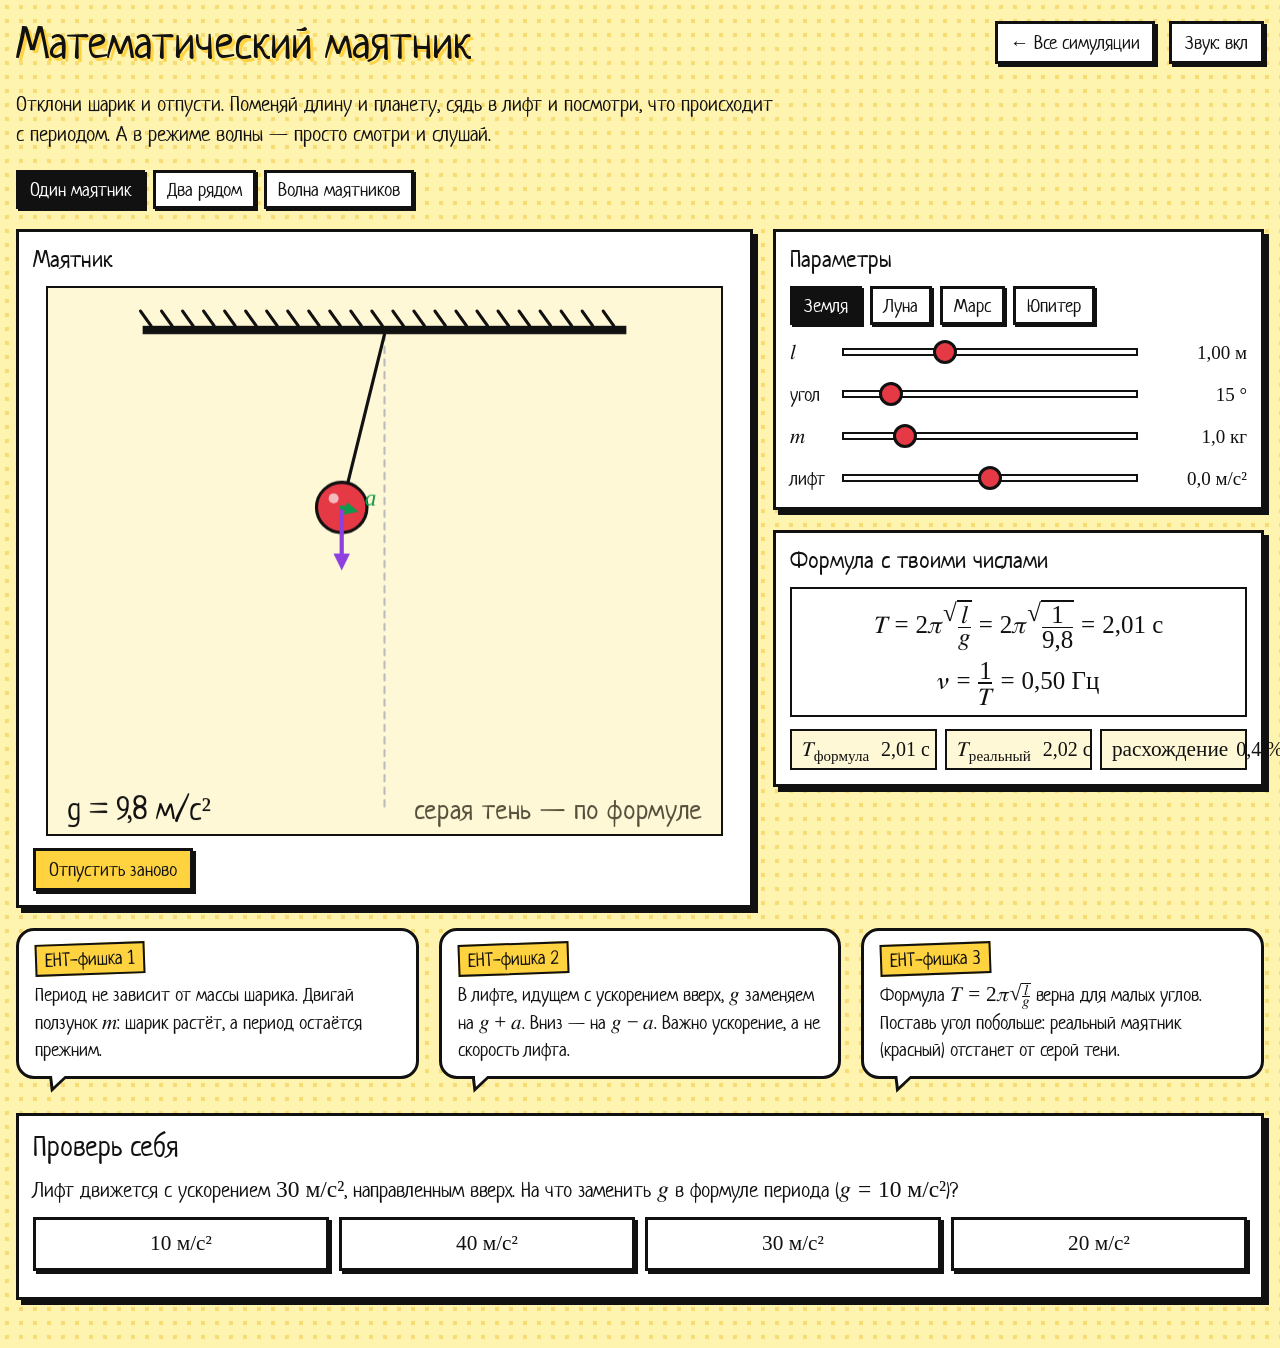
<file: 3-mayatnik.html>
<!doctype html>
<html lang="ru">
<head>
<meta charset="utf-8">
<meta name="viewport" content="width=device-width,initial-scale=1,viewport-fit=cover">
<meta name="claude:viewport-fit-sides" content="cover">
<title>Математический маятник</title>
<style>
/* Шрифт Neucha (лицензия OFL) встроен прямо сюда, чтобы работал без интернета */
@font-face{font-family:'Neucha';font-style:normal;font-weight:400;font-display:swap;src:url([data-uri]) format('woff2');unicode-range:U+0301,U+0400-045F,U+0490-0491,U+04B0-04B1,U+2116}
@font-face{font-family:'Neucha';font-style:normal;font-weight:400;font-display:swap;src:url([data-uri]) format('woff2');unicode-range:U+0000-00FF,U+0131,U+0152-0153,U+02BB-02BC,U+02C6,U+02DA,U+02DC,U+0304,U+0308,U+0329,U+2000-206F,U+20AC,U+2122,U+2191,U+2193,U+2212,U+2215,U+FEFF,U+FFFD}
/* Комикс: жёлтая бумага с растром, чёрный контур, жёсткая тень. Одна тема — сознательно светлая. */
:root{
  --paper:#fff3b0; --dots:#f6dc73; --ink:#111; --panel:#fff; --soft:#fff8d6; --muted:#55503c;
  --yellow:#ffd23f; --red:#e63946; --blue:#1d6fe0; --green:#0e9a4c; --orange:#f77f00; --purple:#8e3fe0;
  --ui:"Neucha","Comic Sans MS","Segoe Print",cursive;
  --math:"Cambria Math","STIX Two Math","Latin Modern Math","Times New Roman",serif;
  color-scheme:light;
}
*{box-sizing:border-box}
[hidden]{display:none!important}
html{-webkit-text-size-adjust:100%}
body{margin:0;background-color:var(--paper);background-image:radial-gradient(var(--dots) 22%,transparent 24%);background-size:14px 14px;color:var(--ink);font:400 19px/1.45 var(--ui)}
.wrap{max-width:1320px;margin:0 auto;padding-block:16px 48px;padding-left:max(16px,env(safe-area-inset-left,0px));padding-right:max(16px,env(safe-area-inset-right,0px));display:grid;gap:20px}
h1,h2,h3{font-family:var(--ui);font-weight:400;margin:0;line-height:1.15;text-wrap:balance}
p{margin:0}
a{color:inherit}

/* Шапка */
.top{display:flex;flex-wrap:wrap;align-items:center;gap:10px 14px}
.top h1{flex:1 1 320px;min-width:0;font-size:clamp(30px,5vw,46px);text-shadow:3px 3px 0 var(--yellow)}
.top .no{display:inline-block;background:var(--red);color:#fff;border:3px solid var(--ink);padding:0 10px;margin-right:8px;transform:rotate(-4deg);text-shadow:none}
.lead{max-width:70ch;font-size:21px}

/* Панели-кадры */
.grid{display:grid;grid-template-columns:minmax(0,3fr) minmax(0,2fr);gap:20px;align-items:start}
.grid.even{grid-template-columns:minmax(0,1fr) minmax(0,1fr)}
@media (max-width:860px){.grid,.grid.even{grid-template-columns:minmax(0,1fr)}}
.col{display:grid;gap:20px;min-width:0}
.panel{background:var(--panel);border:3px solid var(--ink);box-shadow:5px 5px 0 var(--ink);padding:14px;min-width:0;display:grid;gap:12px;position:relative}
.panel>h2{font-size:24px}
.stage{position:relative;line-height:0;overflow:hidden}
.stage canvas{display:block;width:100%;height:auto;touch-action:none;background:var(--soft);border:2px solid var(--ink)}
.stage canvas.scrollable{touch-action:pan-y}
/* На компьютере холст вместе с кнопками помещается в высоту экрана */
@media (min-width:861px){.stage canvas{width:min(100%,calc(max(100vh - 350px,340px) * var(--ar,1.6)));margin-inline:auto}}
.hint{font-size:17px;color:var(--muted)}

/* Кнопки */
button{font:inherit;color:var(--ink);background:var(--yellow);border:3px solid var(--ink);box-shadow:3px 3px 0 var(--ink);padding:5px 13px;cursor:pointer;transition:transform .06s,box-shadow .06s}
button:hover{background:#ffe27a}
button:active{transform:translate(3px,3px);box-shadow:0 0 0 var(--ink)}
button:focus-visible,input:focus-visible,select:focus-visible,a:focus-visible{outline:3px solid var(--blue);outline-offset:2px}
button.ghost{background:#fff}
button.ghost:hover{background:var(--soft)}
.row{display:flex;flex-wrap:wrap;gap:8px 10px;align-items:center}
.seg{display:flex;flex-wrap:wrap;gap:6px 8px}
.seg button{background:#fff;padding:3px 11px;box-shadow:2px 2px 0 var(--ink)}
.seg button[aria-pressed="true"]{background:var(--ink);color:#fff}
.back{text-decoration:none;background:#fff;border:3px solid var(--ink);box-shadow:3px 3px 0 var(--ink);padding:5px 12px}
.back:hover{background:var(--soft)}

/* Ползунки */
.sl{display:grid;grid-template-columns:minmax(2.2em,auto) minmax(0,1fr) minmax(5.2em,auto);gap:10px;align-items:center}
.sl output{text-align:right;font-family:var(--math);font-size:19px;font-variant-numeric:tabular-nums;white-space:nowrap}
input[type=range]{-webkit-appearance:none;appearance:none;width:100%;height:30px;background:transparent;margin:0;cursor:pointer}
input[type=range]::-webkit-slider-runnable-track{height:8px;background:#fff;border:2px solid var(--ink)}
input[type=range]::-moz-range-track{height:5px;background:#fff;border:2px solid var(--ink)}
input[type=range]::-webkit-slider-thumb{-webkit-appearance:none;width:24px;height:24px;margin-top:-10px;border-radius:50%;background:var(--red);border:3px solid var(--ink)}
input[type=range]::-moz-range-thumb{width:18px;height:18px;border-radius:50%;background:var(--red);border:3px solid var(--ink)}
select{font:inherit;background:#fff;border:3px solid var(--ink);padding:3px 6px;max-width:100%}

/* Формулы: только математический шрифт, никакого комикса */
math{font-family:var(--math);font-style:normal;font-size:1.12em;color:inherit}
.formula{background:#fff;border:2px solid var(--ink);padding:10px 14px;overflow-x:auto;display:grid;grid-template-columns:minmax(0,1fr);gap:10px;line-height:1.3}
.formula math{font-size:clamp(19px,2.4vw,25px)}
.fline{display:flex;flex-wrap:wrap;justify-content:center;align-items:center;gap:6px 26px}
.c-x{color:var(--blue)} .c-v{color:var(--green)} .c-a{color:var(--red)} .c-ek{color:var(--orange)} .c-ep{color:var(--purple)}

/* Показания приборов */
.read{display:grid;grid-template-columns:repeat(auto-fit,minmax(120px,1fr));gap:8px}
.read>div{border:2px solid var(--ink);background:var(--soft);padding:4px 10px;display:flex;justify-content:space-between;align-items:baseline;gap:8px}
.read span{font-family:var(--math);font-size:20px;font-variant-numeric:tabular-nums;white-space:nowrap}

/* Фишки ЕНТ: реплики */
.tips{display:grid;grid-template-columns:repeat(auto-fit,minmax(260px,1fr));gap:22px 20px;align-items:start}
.bubble{position:relative;background:#fff;border:3px solid var(--ink);border-radius:18px;padding:12px 16px;margin-bottom:14px}
.bubble::after{content:"";position:absolute;left:30px;bottom:-17px;width:20px;height:17px;background:var(--ink);clip-path:polygon(0 0,100% 0,10% 100%)}
.bubble::before{content:"";position:absolute;left:33px;bottom:-11px;width:13px;height:11px;background:#fff;clip-path:polygon(0 0,100% 0,10% 100%);z-index:1}
.bubble b{font-weight:400;display:inline-block;background:var(--yellow);border:2px solid var(--ink);padding:0 8px;margin-bottom:6px;transform:rotate(-2deg)}

/* Проверь себя */
.quiz .q{font-size:21px}
.quiz .opts{display:grid;grid-template-columns:repeat(auto-fit,minmax(150px,1fr));gap:10px}
.quiz .opts button{background:#fff;min-height:54px}
.quiz .opts button.ok{background:#9be8b4}
.quiz .opts button.no{background:#ffb3b8}
.quiz .ex{background:var(--soft);border:2px dashed var(--ink);padding:10px 14px;overflow-x:auto}
.score{margin-left:auto;font-size:19px}

/* Звукоподражания */
.pow{position:absolute;z-index:5;pointer-events:none;padding:26px 34px;font:400 30px/1 var(--ui);color:#fff;text-shadow:2px 2px 0 var(--ink);white-space:nowrap;animation:pow .85s ease-out forwards;
  clip-path:polygon(50% 0,60% 18%,78% 4%,78% 26%,100% 22%,88% 42%,100% 58%,80% 62%,84% 88%,62% 76%,50% 100%,40% 78%,16% 92%,20% 66%,0 60%,14% 44%,0 24%,24% 26%,24% 4%,40% 18%)}
@keyframes pow{0%{transform:scale(.3) rotate(-14deg);opacity:0}18%{transform:scale(1.1) rotate(-5deg);opacity:1}70%{transform:scale(1) rotate(-5deg);opacity:1}100%{transform:scale(1.04) rotate(-5deg);opacity:0}}

/* Для интересующихся */
details{background:var(--soft);border:2px dashed var(--ink);padding:8px 14px}
details>summary{cursor:pointer}
details[open]>summary{margin-bottom:8px}

/* Меню */
.sec{font-size:30px;text-shadow:2px 2px 0 var(--yellow);margin-top:10px}
.cards{display:grid;grid-template-columns:repeat(auto-fit,minmax(280px,1fr));gap:22px}
.card{display:grid;grid-template-rows:auto 1fr;text-decoration:none;background:#fff;border:3px solid var(--ink);box-shadow:5px 5px 0 var(--ink);transition:transform .08s,box-shadow .08s}
.card:hover{transform:translate(-2px,-2px) rotate(-.5deg);box-shadow:8px 8px 0 var(--ink)}
.card svg{display:block;width:100%;height:auto;border-bottom:3px solid var(--ink)}
.card div{padding:10px 14px 14px;display:grid;gap:4px;align-content:start}
.card h2{font-size:25px}
.card p{font-size:18px;color:var(--muted)}
@media (prefers-reduced-motion:reduce){.pow{animation-duration:.01s;animation-fill-mode:none;display:none}.card,button{transition:none}}

</style>
</head>
<body data-title="Математический маятник">
<main class="wrap">
  <p class="lead">Отклони шарик и отпусти. Поменяй длину и планету, сядь в лифт и посмотри, что происходит с периодом. А в режиме волны — просто смотри и слушай.</p>
  <div class="row" id="modes"></div>
  <div class="grid">
    <section class="panel">
      <h2 id="stTitle">Маятник</h2>
      <div class="stage" id="host"><canvas id="cP"></canvas></div>
      <div class="row" id="stBtns"></div>
    </section>
    <div class="col">
      <section class="panel" id="ctrl"><h2>Параметры</h2></section>
      <section class="panel"><h2 id="fTitle">Формула с твоими числами</h2><div class="formula" id="fm"></div><div id="read"></div></section>
    </div>
  </div>
  <section class="tips">
    <div class="bubble tx"><b>ЕНТ-фишка 1</b><br>Период не зависит от массы шарика. Двигай ползунок $m$: шарик растёт, а период остаётся прежним.</div>
    <div class="bubble tx"><b>ЕНТ-фишка 2</b><br>В лифте, идущем с ускорением вверх, $g$ заменяем на $g+a$. Вниз — на $g-a$. Важно ускорение, а не скорость лифта.</div>
    <div class="bubble tx"><b>ЕНТ-фишка 3</b><br>Формула $T=2π\sqrt{\frac{l}{g}}$ верна для малых углов. Поставь угол побольше: реальный маятник (красный) отстанет от серой тени.</div>
  </section>
  <div id="qz"></div>
</main>
<script>
'use strict';
// Общая основа симуляций: формулы (MathML), звуки (Web Audio), ползунки, холсты, задачи.
const C = (() => {
  /* ---------- Формулы: короткая запись вроде T = 2π\sqrt{\frac{m}{k}} превращается в MathML ---------- */
  function tex(s) {
    let i = 0;
    const esc = c => c.replace(/&/g, '&amp;').replace(/</g, '&lt;').replace(/>/g, '&gt;');
    const raw = () => { i++; let d = 1, st = i; while (i < s.length) { if (s[i] === '{') d++; if (s[i] === '}' && --d === 0) break; i++; } const r = s.slice(st, i); i++; return r; };
    const group = () => { i++; const r = seq('}'); i++; return r; };
    const SYM = { cdot: '·', approx: '≈', lt: '<', gt: '>', le: '≤', ge: '≥', to: '→', pm: '±', sim: '∼', ne: '≠', Rightarrow: '⇒', times: '×', div: '÷' };
    // Минус сразу после «=», скобки или в начале — это знак числа, без широких отступов
    const unary = (ch, at) => /(^|[=(,{:]|\\q)\s*$/.test(s.slice(0, at)) ? `<mo form="prefix" lspace="0" rspace="0">${ch}</mo>` : `<mo>${ch}</mo>`;
    function atom() {
      const c = s[i], at = i;
      if (c === '{') return `<mrow>${group()}</mrow>`;
      if (c === '\\') {
        const m = /^\\([a-zA-Z]+|.)/.exec(s.slice(i)); i += m[0].length; const n = m[1];
        if (n === 'frac') { const a = group(), b = group(); return `<mfrac><mrow>${a}</mrow><mrow>${b}</mrow></mfrac>`; }
        if (n === 'sqrt') return `<msqrt><mrow>${group()}</mrow></msqrt>`;
        if (n === 'vec') return `<mover accent="true"><mrow>${group()}</mrow><mo stretchy="false">→</mo></mover>`;
        if (n === 'u') return `<mrow><mspace width="0.25em"/><mtext>${esc(raw())}</mtext></mrow>`;
        if (n === 't') return `<mtext>${esc(raw())}</mtext>`;
        if (n === 'col') { const k = raw(); return `<mrow class="c-${k}">${group()}</mrow>`; }
        if (n === ',') return '<mspace width="0.2em"/>';
        if (n === 'q') return '<mspace width="1em"/>';
        if (['sin', 'cos', 'tg'].includes(n)) return `<mrow><mspace width="0.12em"/><mi>${n}</mi><mspace width="0.1em"/></mrow>`;
        if (n === 'pm') return unary('±', at);
        if (SYM[n]) return `<mo>${esc(SYM[n])}</mo>`;
        return `<mi>${esc(n)}</mi>`;
      }
      const num = /^\d+(,\d+)?/.exec(s.slice(i));
      if (num) { i += num[0].length; return `<mn>${num[0]}</mn>`; }
      const cyr = /^[А-Яа-яЁё]+/.exec(s.slice(i));
      if (cyr) { i += cyr[0].length; return `<mtext>${cyr[0]}</mtext>`; }
      i++;
      if (/[A-Za-zα-ωΑ-Ω]/.test(c)) return `<mi>${c}</mi>`;
      if (c === '-' || c === '−') return unary('−', at);
      if (c === '(' || c === ')') return `<mo stretchy="false" lspace="0" rspace="0">${c}</mo>`;
      if (c === '|') return '<mo stretchy="false" lspace="0" rspace="0">|</mo>';
      if (c === "'") return '<mo>′</mo>';
      return `<mo>${esc(c)}</mo>`;
    }
    function seq(end) {
      let out = '';
      while (i < s.length && s[i] !== end) {
        if (s[i] === ' ') { i++; continue; }
        const b = atom(); let sub = null, sup = null;
        while (s[i] === '_' || s[i] === '^') {
          const k = s[i++]; const v = s[i] === '{' ? `<mrow>${group()}</mrow>` : atom();
          if (k === '_') sub = v; else sup = v;
        }
        if (sub && sup) out += `<msubsup>${b}${sub}${sup}</msubsup>`;
        else if (sub) out += `<msub>${b}${sub}</msub>`;
        else if (sup) out += `<msup>${b}${sup}</msup>`;
        else out += b;
      }
      return out;
    }
    return seq();
  }
  const m = s => `<math>${tex(s)}</math>`;
  // Строка формул: \q — место, где длинная формула может перенестись на узком экране
  const md = s => `<div class="fline">${s.split('\\q').map(p => `<math displaystyle="true">${tex(p.replace(/,\s*$/, ''))}</math>`).join('')}</div>`;
  // Текст с формулами в знаках $...$
  const t = s => s.replace(/\$([^$]+)\$/g, (_, f) => m(f));
  const renderAll = (root = document) => root.querySelectorAll('.tx').forEach(el => { el.innerHTML = t(el.innerHTML.replace(/&amp;/g, '&')); el.classList.remove('tx'); });

  /* ---------- Числа ---------- */
  const fmt = (x, d = 2) => {
    if (!isFinite(x)) return '∞';
    const s = (+x).toFixed(d).replace('.', ',');
    return s.replace('-', '−').replace(/^−(0(,0*)?)$/, '$1');
  };
  // Экспоненциальная запись для $...$: 3,0·10^{-26}
  const sci = (x, d = 1) => {
    if (x === 0) return '0';
    const e = Math.floor(Math.log10(Math.abs(x))), a = x / 10 ** e;
    return `${fmt(a, d)}\\cdot 10^{${e}}`;
  };
  const trim = (x, d = 2) => { const s = fmt(x, d); return s.includes(',') ? s.replace(/0+$/, '').replace(/,$/, '') : s; };
  const pick = a => a[Math.floor(Math.random() * a.length)];
  const clamp = (x, a, b) => Math.max(a, Math.min(b, x));

  /* ---------- Звук ---------- */
  let ac = null, muted = false, master = null;
  try { muted = localStorage.getItem('comic-mute') === '1'; } catch (e) { /* хранилище недоступно */ }
  function unlock() {
    if (!ac) {
      const A = window.AudioContext || window.webkitAudioContext;
      if (!A) return;
      ac = new A(); master = ac.createGain(); master.gain.value = muted ? 0 : 1; master.connect(ac.destination);
    }
    if (ac.state === 'suspended') ac.resume();
  }
  addEventListener('pointerdown', unlock, { capture: true });
  addEventListener('keydown', unlock, { capture: true });
  function tone({ f = 440, to = null, dur = .15, type = 'sine', vol = .2, delay = 0 }) {
    if (!ac || muted) return;
    const o = ac.createOscillator(), g = ac.createGain(), t0 = ac.currentTime + delay;
    o.type = type; o.frequency.setValueAtTime(f, t0);
    if (to) o.frequency.exponentialRampToValueAtTime(to, t0 + dur);
    g.gain.setValueAtTime(0.0001, t0); g.gain.exponentialRampToValueAtTime(vol, t0 + .008); g.gain.exponentialRampToValueAtTime(0.0001, t0 + dur);
    o.connect(g); g.connect(master); o.start(t0); o.stop(t0 + dur + .02);
  }
  function noise({ dur = .2, vol = .15, f = 1500, q = .8, type = 'bandpass', to = null, delay = 0 }) {
    if (!ac || muted) return;
    const n = Math.floor(ac.sampleRate * dur), b = ac.createBuffer(1, n, ac.sampleRate), d = b.getChannelData(0);
    for (let i = 0; i < n; i++) d[i] = Math.random() * 2 - 1;
    const s = ac.createBufferSource(), fl = ac.createBiquadFilter(), g = ac.createGain(), t0 = ac.currentTime + delay;
    s.buffer = b; fl.type = type; fl.Q.value = q; fl.frequency.setValueAtTime(f, t0);
    if (to) fl.frequency.exponentialRampToValueAtTime(to, t0 + dur);
    g.gain.setValueAtTime(vol, t0); g.gain.exponentialRampToValueAtTime(0.0001, t0 + dur);
    s.connect(fl); fl.connect(g); g.connect(master); s.start(t0);
  }
  const sfx = {
    click() { tone({ f: 620, to: 380, dur: .06, type: 'square', vol: .06 }); },
    tick() { tone({ f: 1100, dur: .025, type: 'square', vol: .025 }); },
    soft(v = .04) { tone({ f: 700, dur: .05, vol: v }); },
    pop() { tone({ f: 220, to: 900, dur: .09, type: 'triangle', vol: .18 }); },
    boing(f = 180) { tone({ f: f * 2.2, to: f * .7, dur: .35, type: 'triangle', vol: .18 }); tone({ f: f * 3.1, to: f, dur: .25, vol: .08, delay: .02 }); },
    whoosh() { noise({ dur: .35, vol: .16, f: 500, to: 3000, q: 1.2 }); },
    psh() { noise({ dur: .55, vol: .14, f: 4000, to: 1200, q: .6 }); },
    clank() { tone({ f: 880, dur: .3, type: 'triangle', vol: .12 }); tone({ f: 1320, dur: .22, type: 'sine', vol: .07, delay: .01 }); noise({ dur: .05, vol: .1, f: 2500 }); },
    bump() { tone({ f: 150, to: 70, dur: .12, type: 'sine', vol: .25 }); noise({ dur: .05, vol: .08, f: 800 }); },
    ding() { tone({ f: 1320, dur: .5, vol: .12 }); tone({ f: 1980, dur: .35, vol: .05, delay: .01 }); },
    pluck(f) { tone({ f, dur: .28, type: 'triangle', vol: .06 }); },
    right() { [523, 659, 784, 1047].forEach((f, i) => tone({ f, dur: .16, type: 'triangle', vol: .14, delay: i * .08 })); },
    wrong() { tone({ f: 200, to: 90, dur: .4, type: 'sawtooth', vol: .09 }); },
    shout(vol = .2, delay = 0) { tone({ f: 420, to: 640, dur: .28, type: 'sawtooth', vol, delay }); tone({ f: 840, to: 1100, dur: .24, vol: vol * .4, delay }); },
  };
  // Непрерывный тон для симуляции звука
  function hum() {
    let o = null, g = null;
    return {
      on(f, vol) { if (!ac) unlock(); if (!ac || o) return; o = ac.createOscillator(); g = ac.createGain(); o.frequency.value = f; g.gain.setValueAtTime(0.0001, ac.currentTime); g.gain.exponentialRampToValueAtTime(Math.max(vol, .0002), ac.currentTime + .05); o.connect(g); g.connect(master); o.start(); },
      set(f, vol) { if (!o) return; o.frequency.setTargetAtTime(f, ac.currentTime, .02); g.gain.setTargetAtTime(Math.max(vol, .0001), ac.currentTime, .02); },
      off() { if (!o) return; g.gain.setTargetAtTime(.0001, ac.currentTime, .03); o.stop(ac.currentTime + .15); o = null; },
      get playing() { return !!o; },
    };
  }

  /* ---------- Каркас страницы ---------- */
  function header() {
    const b = document.body, top = document.createElement('header'); top.className = 'top';
    const inMenu = b.dataset.menu === '1';
    top.innerHTML = `<h1>${b.dataset.no ? `<span class="no">${b.dataset.no}</span>` : ''}${b.dataset.title}</h1>
      ${inMenu ? '' : '<a class="back" href="index.html">← Все симуляции</a>'}
      <button class="ghost" id="mute" aria-pressed="${muted}" type="button"></button>`;
    document.querySelector('.wrap').prepend(top);
    const btn = top.querySelector('#mute');
    const paint = () => { btn.textContent = muted ? 'Звук: выкл' : 'Звук: вкл'; btn.setAttribute('aria-pressed', muted); };
    paint();
    btn.onclick = () => {
      muted = !muted; unlock();
      if (master) master.gain.value = muted ? 0 : 1;
      try { localStorage.setItem('comic-mute', muted ? '1' : '0'); } catch (e) { /* без запоминания */ }
      paint(); sfx.click();
    };
    renderAll();
  }

  /* ---------- Элементы управления ---------- */
  function slider(parent, o) {
    const id = 's' + Math.random().toString(36).slice(2, 8), el = document.createElement('div'); el.className = 'sl';
    const toPos = v => o.log ? 1000 * Math.log(v / o.min) / Math.log(o.max / o.min) : v;
    const fromPos = p => o.log ? o.min * (o.max / o.min) ** (p / 1000) : +p;
    el.innerHTML = `<label for="${id}">${o.label.startsWith('$') ? t(o.label) : o.label}</label>
      <input id="${id}" type="range" min="${o.log ? 0 : o.min}" max="${o.log ? 1000 : o.max}" step="${o.log ? 1 : (o.step || 1)}" value="${toPos(o.value)}"><output></output>`;
    parent.appendChild(el);
    const inp = el.querySelector('input'), out = el.querySelector('output');
    let val = o.value, last = 0;
    const show = () => { out.textContent = (o.show ? o.show(val) : fmt(val, o.dec ?? 1)) + (o.unit ? ' ' + o.unit : ''); };
    inp.addEventListener('input', () => {
      val = fromPos(inp.value); show();
      const n = performance.now(); if (n - last > 60) { sfx.tick(); last = n; }
      o.on && o.on(val);
    });
    show();
    return { get v() { return val; }, set(x, silent) { val = x; inp.value = toPos(x); show(); if (!silent) o.on && o.on(val); }, el };
  }
  function seg(parent, opts, value, on, label) {
    const el = document.createElement('div'); el.className = 'seg'; el.setAttribute('role', 'group'); if (label) el.setAttribute('aria-label', label);
    const btns = opts.map(op => {
      const b = document.createElement('button'); b.type = 'button'; b.innerHTML = t(op.label); b.setAttribute('aria-pressed', op.value === value);
      b.onclick = () => { set(op.value); sfx.click(); on(op.value); };
      el.appendChild(b); return { b, op };
    });
    function set(v) { btns.forEach(x => x.b.setAttribute('aria-pressed', x.op.value === v)); }
    parent.appendChild(el);
    return { set, el };
  }
  function button(parent, text, on, cls) {
    const b = document.createElement('button'); b.type = 'button'; b.innerHTML = t(text); if (cls) b.className = cls;
    b.onclick = e => { sfx.click(); on(e); }; parent.appendChild(b); return b;
  }
  function readout(parent, items) {
    const el = document.createElement('div'); el.className = 'read'; const out = {};
    items.forEach(it => {
      const d = document.createElement('div'); d.innerHTML = `${m(it.tex)}<span></span>`;
      out[it.key] = d.querySelector('span'); if (it.color) out[it.key].style.color = it.color; el.appendChild(d);
    });
    parent.appendChild(el);
    let last = 0;
    return vals => {
      const n = performance.now(); if (n - last < 90) return; last = n;
      for (const k in vals) if (out[k].textContent !== vals[k]) out[k].textContent = vals[k];
    };
  }

  /* ---------- Холст ---------- */
  function stage(canvas, W, H, { draggable = true } = {}) {
    const g = canvas.getContext('2d');
    canvas.style.aspectRatio = W + ' / ' + H;
    canvas.style.setProperty('--ar', W / H);
    if (!draggable) canvas.classList.add('scrollable');
    let s = 1;
    function fit() {
      const cw = canvas.clientWidth || W, dpr = Math.min(window.devicePixelRatio || 1, 2.5);
      s = cw * dpr / W; canvas.width = Math.round(W * s); canvas.height = Math.round(H * s);
    }
    fit();
    if ('ResizeObserver' in window) new ResizeObserver(fit).observe(canvas); else addEventListener('resize', fit);
    return {
      g, W, H, canvas,
      begin() { g.setTransform(s, 0, 0, s, 0, 0); g.clearRect(0, 0, W, H); g.lineCap = 'round'; g.lineJoin = 'round'; },
      pos(e) { const r = canvas.getBoundingClientRect(); return { x: (e.clientX - r.left) * W / r.width, y: (e.clientY - r.top) * H / r.height }; },
    };
  }
  function drag(st, { hit, move, end, down }) {
    let on = false;
    st.canvas.addEventListener('pointerdown', e => { const p = st.pos(e); if (hit(p)) { on = true; st.canvas.setPointerCapture(e.pointerId); down && down(p); e.preventDefault(); } });
    st.canvas.addEventListener('pointermove', e => { if (on) move(st.pos(e)); });
    const up = e => { if (on) { on = false; end && end(st.pos(e)); } };
    st.canvas.addEventListener('pointerup', up); st.canvas.addEventListener('pointercancel', up);
  }
  function loop(fn) {
    let prev = performance.now(), T = 0;
    (function f(now) { const dt = Math.min((now - prev) / 1000, .05); prev = now; T += dt; fn(dt, T); requestAnimationFrame(f); })(prev);
  }
  const INK = '#111', COL = { x: '#1d6fe0', v: '#0e9a4c', a: '#e63946', ek: '#f77f00', ep: '#8e3fe0', ink: INK };
  function text(g, s, x, y, { size = 20, color = INK, align = 'left', base = 'alphabetic', font = 'Neucha, "Comic Sans MS", cursive' } = {}) {
    g.fillStyle = color; g.font = `${size}px ${font}`; g.textAlign = align; g.textBaseline = base; g.fillText(s, x, y);
  }
  // Подпись величины: курсив с нижним индексом, как в формулах
  function sym(g, base, sub, x, y, { size = 22, color = INK, align = 'left' } = {}) {
    const F = '"Cambria Math", "Times New Roman", serif';
    g.fillStyle = color; g.textBaseline = 'alphabetic'; g.textAlign = 'left';
    g.font = `italic ${size}px ${F}`; const w = g.measureText(base).width;
    g.font = `${size * .68}px ${F}`; const sw = sub ? g.measureText(sub).width : 0;
    const x0 = align === 'center' ? x - (w + sw) / 2 : align === 'right' ? x - w - sw : x;
    g.font = `italic ${size}px ${F}`; g.fillText(base, x0, y);
    if (sub) { g.font = `${size * .68}px ${F}`; g.fillText(sub, x0 + w + 1, y + size * .28); }
  }
  function arrow(g, x1, y1, x2, y2, color = INK, w = 4) {
    const L = Math.hypot(x2 - x1, y2 - y1); if (L < 2) return;
    const a = Math.atan2(y2 - y1, x2 - x1), h = Math.min(14, 7 + L * .2) + w;
    const bx = x2 - Math.cos(a) * h * .8, by = y2 - Math.sin(a) * h * .8;
    g.strokeStyle = color; g.lineWidth = w; g.beginPath(); g.moveTo(x1, y1); g.lineTo(bx, by); g.stroke();
    g.fillStyle = color; g.beginPath(); g.moveTo(x2, y2);
    g.lineTo(x2 - Math.cos(a - .45) * h, y2 - Math.sin(a - .45) * h);
    g.lineTo(x2 - Math.cos(a + .45) * h, y2 - Math.sin(a + .45) * h); g.closePath(); g.fill();
  }
  function line(g, x1, y1, x2, y2, color = INK, w = 2, dash = null) {
    g.strokeStyle = color; g.lineWidth = w; g.setLineDash(dash || []); g.beginPath(); g.moveTo(x1, y1); g.lineTo(x2, y2); g.stroke(); g.setLineDash([]);
  }
  function ball(g, x, y, r, fill, w = 3) {
    g.fillStyle = fill; g.strokeStyle = INK; g.lineWidth = w; g.beginPath(); g.arc(x, y, r, 0, 7); g.fill(); g.stroke();
    g.fillStyle = 'rgba(255,255,255,.65)'; g.beginPath(); g.arc(x - r * .32, y - r * .36, r * .2, 0, 7); g.fill();
  }
  function rect(g, x, y, w, h, fill, lw = 3) {
    g.fillStyle = fill; g.strokeStyle = INK; g.lineWidth = lw; g.fillRect(x, y, w, h); g.strokeRect(x, y, w, h);
  }
  function springPath(g, x1, y1, x2, y2, coils = 11, amp = 16, lw = 3) {
    const L = Math.hypot(x2 - x1, y2 - y1), ux = (x2 - x1) / L, uy = (y2 - y1) / L, px = -uy, py = ux, lead = 12;
    g.strokeStyle = INK; g.lineWidth = lw; g.beginPath(); g.moveTo(x1, y1);
    g.lineTo(x1 + ux * lead, y1 + uy * lead);
    const n = coils * 2, seg = (L - 2 * lead) / n;
    for (let i = 0; i < n; i++) {
      const d = lead + seg * (i + .5), o = (i % 2 ? -1 : 1) * amp;
      g.lineTo(x1 + ux * d + px * o, y1 + uy * d + py * o);
    }
    g.lineTo(x2 - ux * lead, y2 - uy * lead); g.lineTo(x2, y2); g.stroke();
  }
  // Лента-самописец: хранит точки и рисует их справа налево
  function tape(len = 400) {
    const buf = []; return { push(v) { buf.push(v); if (buf.length > len) buf.shift(); }, clear() { buf.length = 0; }, buf, len };
  }
  function axes(g, x, y, w, h, { zero = null, tLabel = 't' } = {}) {
    const y0 = zero ?? y + h;
    arrow(g, x, y0, x + w, y0, INK, 2); arrow(g, x, y + h, x, y, INK, 2);
    sym(g, tLabel, '', x + w - 12, y0 + 22, { size: 20 });
  }

  /* ---------- Вспышка-звукоподражание ---------- */
  function pow(host, word, color = '#e63946', at = null) {
    if (matchMedia('(prefers-reduced-motion: reduce)').matches) return;
    const el = document.createElement('div'); el.className = 'pow'; el.textContent = word; el.style.background = color;
    el.style.left = (at ? at.x : 10 + Math.random() * 45) + '%'; el.style.top = (at ? at.y : 6 + Math.random() * 30) + '%';
    host.appendChild(el); el.addEventListener('animationend', () => el.remove());
  }

  /* ---------- Задачи ---------- */
  function shuffle(a) { for (let i = a.length - 1; i > 0; i--) { const j = Math.floor(Math.random() * (i + 1)); [a[i], a[j]] = [a[j], a[i]]; } return a; }
  function quiz(parent, gens) {
    const el = document.createElement('section'); el.className = 'panel quiz';
    el.innerHTML = '<div class="row"><h2>Проверь себя</h2><span class="score" aria-live="polite"></span></div><div class="q"></div><div class="opts"></div><div class="ex" hidden></div><div class="row"><button type="button" class="nx" hidden>Следующая задача</button></div>';
    parent.appendChild(el);
    const q = el.querySelector('.q'), opts = el.querySelector('.opts'), ex = el.querySelector('.ex'), nx = el.querySelector('.nx'), sc = el.querySelector('.score');
    let right = 0, total = 0, n = Math.floor(Math.random() * gens.length);
    function ask() {
      const task = gens[n++ % gens.length]();
      q.innerHTML = t(task.q); ex.hidden = true; nx.hidden = true; opts.innerHTML = '';
      const list = shuffle([{ s: task.a, ok: true }, ...task.wrong.map(s => ({ s, ok: false }))]);
      list.forEach(o => {
        const b = document.createElement('button'); b.type = 'button'; b.innerHTML = t(o.s);
        b.onclick = () => {
          total++; if (o.ok) right++;
          [...opts.children].forEach((x, i) => { x.disabled = true; if (list[i].ok) x.classList.add('ok'); });
          if (!o.ok) b.classList.add('no');
          if (o.ok) { sfx.right(); pow(el, C.pick(['В ТОЧКУ!', 'ЕСТЬ!', 'БАМ!', 'ТОЧНО!']), '#0e9a4c', { x: 55, y: 2 }); } else { sfx.wrong(); pow(el, 'ОЙ!', '#e63946', { x: 60, y: 2 }); }
          ex.innerHTML = t(task.ex); ex.hidden = false; nx.hidden = false; sc.textContent = `Верно: ${right} из ${total}`;
        };
        opts.appendChild(b);
      });
    }
    nx.onclick = () => { sfx.click(); ask(); };
    ask();
  }

  return { tex, m, md, t, renderAll, fmt, sci, trim, pick, clamp, sfx, hum, header, slider, seg, button, readout, stage, drag, loop, COL, INK, text, sym, arrow, line, ball, rect, springPath, tape, axes, pow, quiz, shuffle };
})();

</script>
<script>
const { COL, fmt, trim, sym, text, line, arrow, ball, md } = C;
const host = document.getElementById('host');
const S = C.stage(document.getElementById('cP'), 640, 520);
const PLANETS = { 'Земля': 9.8, 'Луна': 1.6, 'Марс': 3.7, 'Юпитер': 24.8 };
let mode = 'one', planet = 'Земля', dragging = null;
const RAD = Math.PI / 180, PX = 170;

const ctrl = document.getElementById('ctrl');
const plRow = document.createElement('div'); ctrl.appendChild(plRow);
const planetSeg = C.seg(plRow, Object.keys(PLANETS).map(p => ({ label: p, value: p })), planet, v => { planet = v; upd(); }, 'Планета');
const sL = C.slider(ctrl, { label: '$l$', unit: 'м', min: .25, max: 2.5, step: .05, value: 1, dec: 2, on: upd });
const sTh = C.slider(ctrl, { label: 'угол', unit: '°', min: 5, max: 80, step: 1, value: 15, dec: 0, on: v => { pA.th = v * RAD; pA.w = 0; pA.th0 = v * RAD; pB.th = pA.th; pB.w = 0; pB.th0 = pA.th0; syncGhost(); upd(); } });
const sM = C.slider(ctrl, { label: '$m$', unit: 'кг', min: .1, max: 5, step: .1, value: 1, dec: 1, on: upd });
const sLift = C.slider(ctrl, { label: 'лифт', unit: 'м/с²', min: -5, max: 5, step: .5, value: 0, dec: 1, on: upd });
const sL2 = C.slider(ctrl, { label: '$l_2$', unit: 'м', min: .25, max: 2.5, step: .05, value: .25, dec: 2, on: upd });

const gEff = () => Math.max(PLANETS[planet] + sLift.v, .2);
const pA = { th: 15 * RAD, w: 0, th0: 15 * RAD }, pB = { th: 15 * RAD, w: 0, th0: 15 * RAD };
let ghostT = 0;
function syncGhost() { ghostT = 0; }
function agm(a, b) { for (let i = 0; i < 12; i++) [a, b] = [(a + b) / 2, Math.sqrt(a * b)]; return a; }
const Tformula = (L = sL.v) => 2 * Math.PI * Math.sqrt(L / gEff());
const Treal = (L = sL.v, th0 = pA.th0) => Tformula(L) / agm(1, Math.cos(th0 / 2));

const read = C.readout(document.getElementById('read'), [
  { key: 'tf', tex: 'T_{\\t{формула}}' }, { key: 'tr', tex: 'T_{\\t{реальный}}' }, { key: 'd', tex: '\\t{расхождение}' },
]);

function upd() {
  const L = sL.v, g = gEff(), lift = sLift.v;
  sL2.el.hidden = mode !== 'two';
  if (mode === 'wave') {
    document.getElementById('fm').innerHTML = md('T_i = \\frac{Γ}{N + i}') + md('l_i = \\frac{g T_i^2}{4π^2}') + md('Γ = 45\\u{с},\\q N = 30');
    return;
  }
  const gs = lift ? `${trim(PLANETS[planet], 1)} ${lift > 0 ? '+' : '-'} ${trim(Math.abs(lift), 1)}` : trim(g, 1);
  document.getElementById('fm').innerHTML =
    md(`T = 2π\\sqrt{\\frac{l}{g}} = 2π\\sqrt{\\frac{${trim(L)}}{${gs}}} = ${fmt(Tformula())}\\u{с}`) +
    (mode === 'two' ? md(`T_2 = 2π\\sqrt{\\frac{${trim(sL2.v)}}{${gs}}} = ${fmt(Tformula(sL2.v))}\\u{с}`) : '') +
    md(`ν = \\frac{1}{T} = ${fmt(1 / Tformula())}\\u{Гц}`);
}

const modes = document.getElementById('modes');
C.seg(modes, [{ label: 'Один маятник', value: 'one' }, { label: 'Два рядом', value: 'two' }, { label: 'Волна маятников', value: 'wave' }], 'one', setMode, 'Режим');
function setMode(v) {
  mode = v;
  document.getElementById('stTitle').textContent = v === 'wave' ? 'Волна из 15 маятников, вид сверху' : v === 'two' ? 'Два маятника' : 'Маятник';
  document.getElementById('ctrl').hidden = v === 'wave';
  document.getElementById('read').hidden = v === 'wave';
  document.getElementById('fTitle').textContent = v === 'wave' ? 'Как подобраны длины' : 'Формула с твоими числами';
  bRestart.textContent = v === 'wave' ? 'С начала' : 'Отпустить заново';
  waveT = 0; prev.fill(1); kick(); upd();
}
const stBtns = document.getElementById('stBtns');
const bRestart = C.button(stBtns, 'Отпустить заново', kick);
function kick() {
  waveT = 0;
  pA.th0 = pB.th0 = sTh.v * RAD; pA.th = pB.th = pA.th0; pA.w = pB.w = 0; syncGhost(); if (mode !== 'wave') C.sfx.whoosh();
}

// Геометрия
const pivA = () => mode === 'two' ? { x: 200, y: 44 } : { x: 320, y: 44 };
const pivB = { x: 460, y: 44 };
const bob = (p, L, pv) => ({ x: pv.x + L * PX * Math.sin(p.th), y: pv.y + L * PX * Math.cos(p.th) });
const rA = () => 12 + 12 * Math.cbrt(sM.v);
function grab(p, pend, L, pv) {
  const dx = p.x - pv.x, dy = p.y - pv.y;
  pend.th = C.clamp(Math.atan2(dx, Math.max(dy, 1)), -80 * RAD, 80 * RAD); pend.w = 0; pend.th0 = Math.abs(pend.th);
}
C.drag(S, {
  hit: p => {
    if (mode === 'wave') return false;
    const a = bob(pA, sL.v, pivA());
    if (Math.hypot(p.x - a.x, p.y - a.y) < rA() + 18) { dragging = 'A'; return true; }
    if (mode === 'two') { const b = bob(pB, sL2.v, pivB); if (Math.hypot(p.x - b.x, p.y - b.y) < 36) { dragging = 'B'; return true; } }
    return false;
  },
  down: () => C.sfx.pop(),
  move: p => { dragging === 'A' ? grab(p, pA, sL.v, pivA()) : grab(p, pB, sL2.v, pivB); },
  end: () => {
    if (dragging === 'A') { sTh.set(Math.max(5, Math.round(pA.th0 / RAD)), true); syncGhost(); upd(); }
    dragging = null; C.sfx.whoosh(); C.pow(host, 'ВЖУХ!', '#1d6fe0', { x: 60, y: 4 });
  },
});

function step(p, L, dt, onCross) {
  const g = gEff(), h = dt / 6;
  for (let i = 0; i < 6; i++) {
    const old = p.th; p.w += -g / L * Math.sin(p.th) * h; p.th += p.w * h;
    if (old * p.th < 0) onCross && onCross();
  }
}

function drawPend(g, p, L, pv, color, r, label) {
  const b = bob(p, L, pv);
  line(g, pv.x, pv.y, b.x, b.y, C.INK, 3);
  ball(g, b.x, b.y, r, color);
  if (label) sym(g, 'l', label, pv.x + L * PX * Math.sin(p.th) / 2 + 12, pv.y + L * PX * Math.cos(p.th) / 2, { size: 24 });
  return b;
}
function drawOne() {
  const { g } = S; S.begin();
  // опора и вертикаль
  g.fillStyle = C.INK; g.fillRect(90, 36, 460, 8);
  for (let i = 0; i < 23; i++) line(g, 98 + i * 20, 36, 88 + i * 20, 22, C.INK, 3);
  const pv = pivA();
  line(g, pv.x, 44, pv.x, 44 + 2.5 * PX + 30, '#bbb', 2, [6, 6]);
  // тень: движение по формуле для малых углов
  if (pA.th0 > 12 * RAD && !dragging) {
    const ang = pA.th0 * Math.cos(2 * Math.PI * ghostT / Tformula());
    const b = { x: pv.x + sL.v * PX * Math.sin(ang), y: pv.y + sL.v * PX * Math.cos(ang) };
    line(g, pv.x, pv.y, b.x, b.y, '#aaa', 2, [5, 5]);
    g.fillStyle = 'rgba(120,120,120,.35)'; g.strokeStyle = '#888'; g.lineWidth = 2; g.beginPath(); g.arc(b.x, b.y, rA(), 0, 7); g.fill(); g.stroke();
  }
  const b = drawPend(g, pA, sL.v, pv, COL.a, rA(), mode === 'two' ? '1' : '');
  // сила тяжести и натяжение как стрелки
  arrow(g, b.x, b.y, b.x, b.y + 60, COL.ep, 4);
  const L = sL.v, gg = gEff(), an = Math.sin(pA.th) * gg, s = 7;
  if (Math.abs(an) > 1) {
    const tx = -Math.cos(pA.th) * Math.sign(an), ty = Math.sin(pA.th) * Math.sign(an);
    const ln = Math.min(Math.abs(an) * s, 90);
    arrow(g, b.x, b.y, b.x + tx * ln, b.y + ty * ln, COL.v, 4);
    sym(g, 'a', '', b.x + tx * ln + 6, b.y + ty * ln - 6, { color: COL.v, size: 22 });
  }
  if (mode === 'two') { line(g, pivB.x, 44, pivB.x, 44 + 2.5 * PX + 30, '#bbb', 2, [6, 6]); drawPend(g, pB, sL2.v, pivB, COL.x, 22, '2'); }
  text(g, `g = ${trim(gEff(), 1)} м/с²`, 18, 506, { size: 30 });
  if (mode === 'one' && pA.th0 > 12 * RAD) text(g, 'серая тень — по формуле', 622, 506, { size: 27, color: '#55503c', align: 'right' });
  if (gEff() <= .2) text(g, 'Лифт падает вместе с маятником: почти невесомость!', 320, 476, { size: 22, color: COL.a, align: 'center' });
}

// Волна: 15 маятников с числом колебаний 30, 31, … за 45 секунд
const GAM = 45, N0 = 30, CNT = 15; let waveT = 0;
const NOTES = [262, 294, 330, 392, 440, 523, 587, 659, 784, 880, 1047, 1175, 1319, 1568, 1760];
const prev = new Array(CNT).fill(1);
function drawWave(dt) {
  const { g } = S; S.begin();
  waveT += dt;
  line(g, 320, 14, 320, 506, '#bbb', 2, [6, 6]);
  const amp = 200;
  for (let i = 0; i < CNT; i++) {
    const y = 34 + i * 32, ph = Math.cos(2 * Math.PI * (N0 + i) * waveT / GAM), x = 320 + amp * ph;
    if (prev[i] * ph < 0) C.sfx.pluck(NOTES[i]);
    prev[i] = ph;
    line(g, 320 - amp, y, 320 + amp, y, '#e6dcb0', 2);
    ball(g, x, y, 12, i % 2 ? COL.x : COL.a, 2.5);
  }
  const left = GAM - (waveT % GAM);
  text(g, `снова вместе через ${Math.ceil(left)} с`, 14, 18, { size: 24 });
}

setMode('one');
C.loop(dt => {
  if (mode === 'wave') { drawWave(dt); return; }
  if (!dragging) {
    step(pA, sL.v, dt, () => C.sfx.soft(.035)); ghostT += dt;
    if (mode === 'two') step(pB, sL2.v, dt);
  } else { ghostT = 0; }
  drawOne();
  const Tf = Tformula(), Tr = Treal();
  read({ tf: fmt(Tf) + ' с', tr: fmt(Tr) + ' с', d: fmt((Tr - Tf) / Tf * 100, 1) + ' %' });
});

const P = C.pick;
C.quiz(document.getElementById('qz'), [
  () => { const L = P([.4, .9, 1.6, 2.5, .1]), T = 2 * Math.sqrt(L / 10);
    return { q: `Длина нити $${trim(L)}\\u{м}$, $g=10\\u{м/с²}$. Чему равен период математического маятника?`,
      a: `$${trim(T)}π\\u{с}$`, wrong: [`$${trim(T * 2)}π\\u{с}$`, `$${trim(T / 2)}π\\u{с}$`, `$${trim(2 * L / 10, 3)}π\\u{с}$`],
      ex: `$T=2π\\sqrt{\\frac{l}{g}}=2π\\sqrt{\\frac{${trim(L)}}{10}}=${trim(T)}π\\u{с}$.` }; },
  () => { const n = P([4, 9, 16]), r = Math.sqrt(n);
    return { q: `Длину нити уменьшили в ${n} раз. Как изменится период?`,
      a: `Уменьшится в ${r} раза`, wrong: [`Уменьшится в ${n} раз`, `Увеличится в ${r} раза`, 'Не изменится'],
      ex: `$T\\sim\\sqrt{l}$, поэтому период меняется в $\\sqrt{${n}}=${r}$ раза.` }; },
  () => ({ q: 'Массу шарика математического маятника увеличили в 2 раза. Как изменится период?',
      a: 'Не изменится', wrong: ['Увеличится в 2 раза', 'Увеличится в $\\sqrt{2}$ раза', 'Уменьшится в $\\sqrt{2}$ раза'],
      ex: 'В формуле $T=2π\\sqrt{\\frac{l}{g}}$ массы нет. Не путай с пружинным маятником, где $T=2π\\sqrt{\\frac{m}{k}}$.' }),
  () => ({ q: 'Маятник перенесли с Земли на Луну, где $g$ примерно в 6 раз меньше. Что станет с периодом?',
      a: 'Увеличится в $\\sqrt{6}$ раза', wrong: ['Уменьшится в $\\sqrt{6}$ раза', 'Увеличится в 6 раз', 'Не изменится'],
      ex: '$T\\sim\\frac{1}{\\sqrt{g}}$. Если $g$ меньше в 6 раз, период больше в $\\sqrt{6}\\approx 2,45$ раза. Часы с маятником на Луне будут отставать.' }),
  () => { const a = P([2.5, 5, 10, 30]), r = Math.sqrt((10 + a) / 10), ok = trim(10 + a, 1);
    return { q: `Лифт движется с ускорением $${trim(a, 1)}\\u{м/с²}$, направленным вверх. На что заменить $g$ в формуле периода ($g=10\\u{м/с²}$)?`,
      a: `$${ok}\\u{м/с²}$`, wrong: [`$${trim(Math.abs(10 - a), 1)}\\u{м/с²}$`, '$10\\u{м/с²}$', `$${trim(a, 1)}\\u{м/с²}$`],
      ex: `При ускорении вверх $g_{\\t{эфф}}=g+a=10+${trim(a, 1)}=${ok}\\u{м/с²}$. Период станет меньше.` }; },
]);
C.header();
</script>
</body>
</html>
</file>
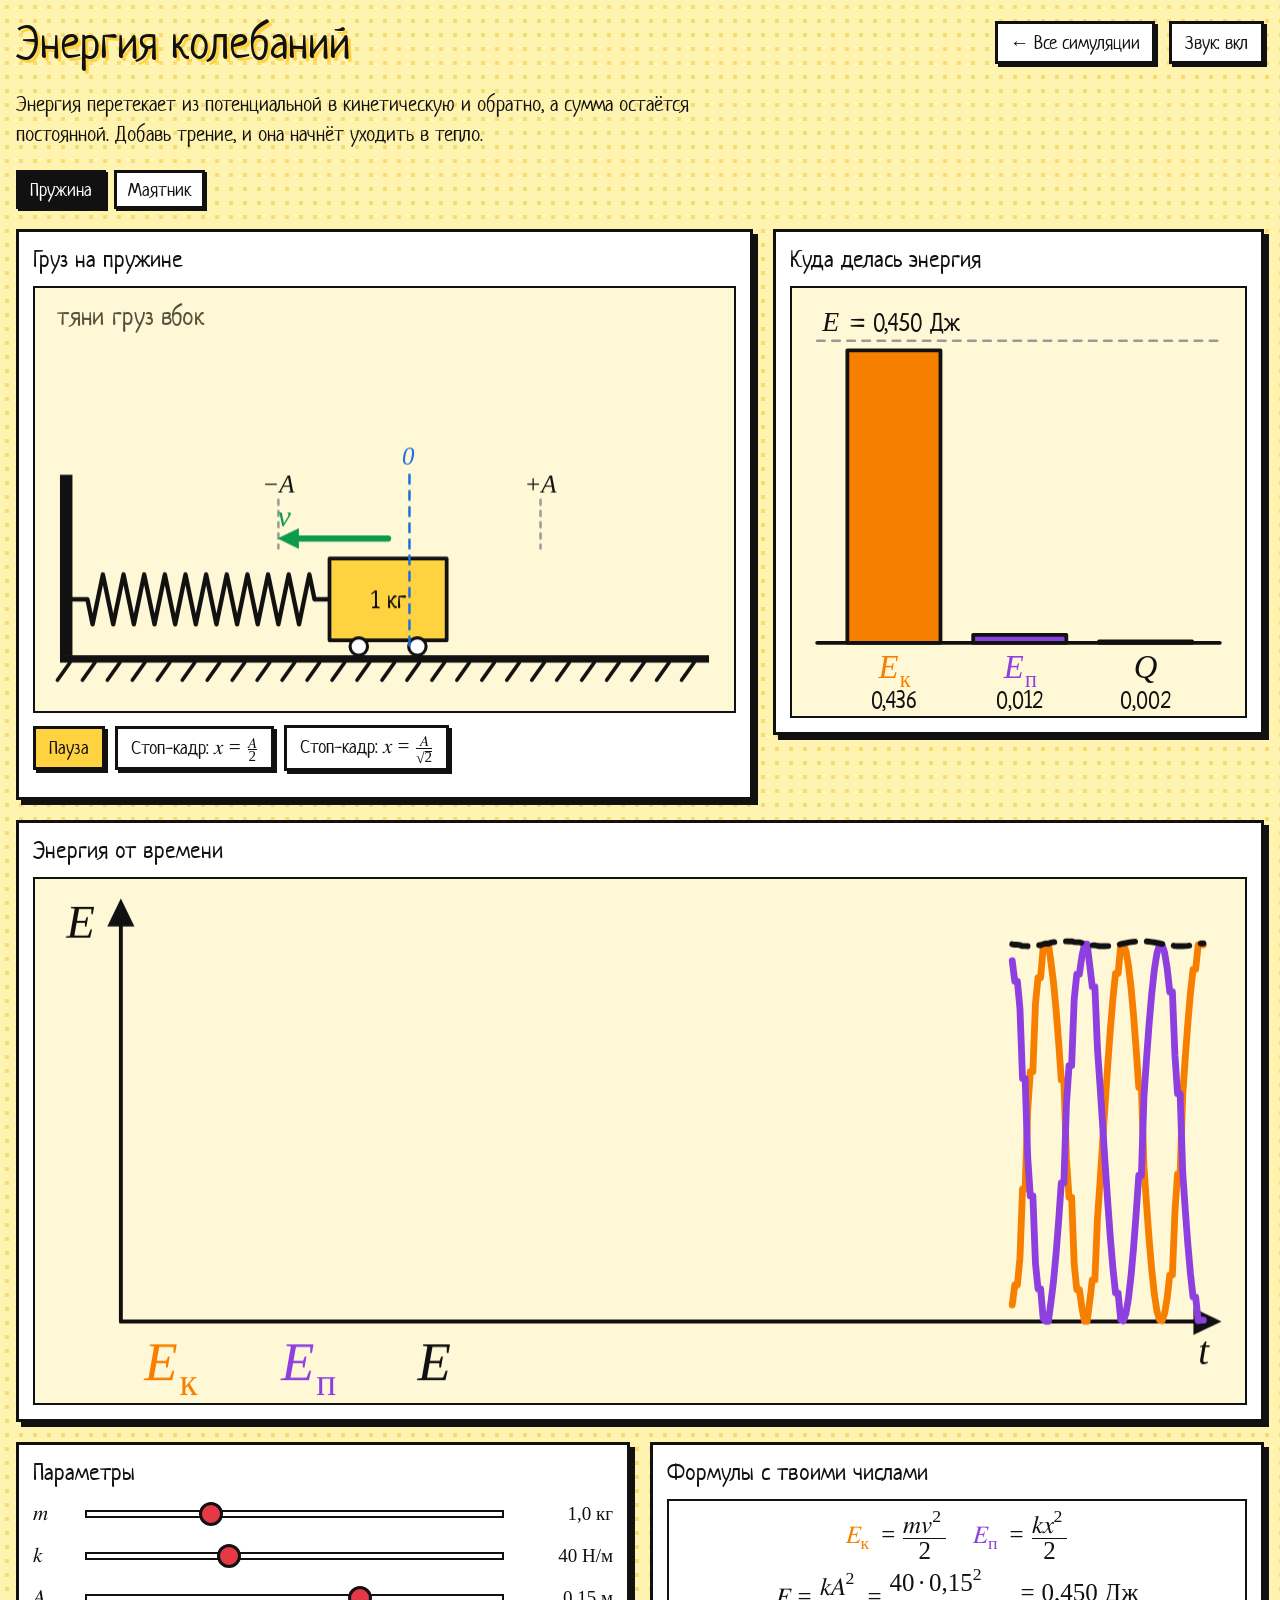
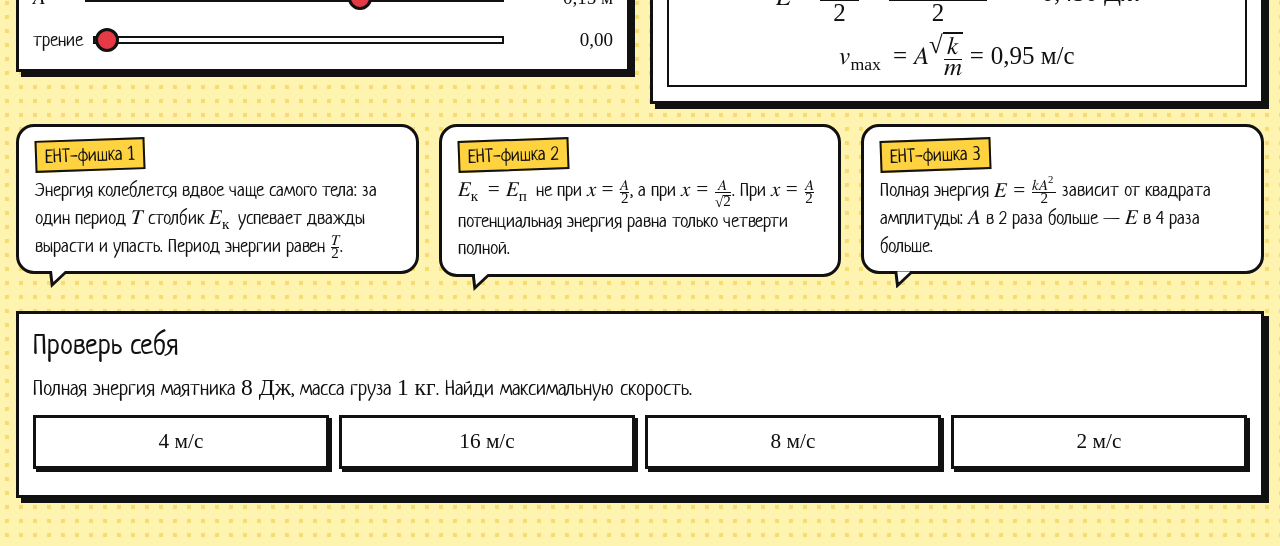
<file: 4-energiya.html>
<!doctype html>
<html lang="ru">
<head>
<meta charset="utf-8">
<meta name="viewport" content="width=device-width,initial-scale=1,viewport-fit=cover">
<meta name="claude:viewport-fit-sides" content="cover">
<title>Энергия колебаний</title>
<style>
/* Шрифт Neucha (лицензия OFL) встроен прямо сюда, чтобы работал без интернета */
@font-face{font-family:'Neucha';font-style:normal;font-weight:400;font-display:swap;src:url([data-uri]) format('woff2');unicode-range:U+0301,U+0400-045F,U+0490-0491,U+04B0-04B1,U+2116}
@font-face{font-family:'Neucha';font-style:normal;font-weight:400;font-display:swap;src:url([data-uri]) format('woff2');unicode-range:U+0000-00FF,U+0131,U+0152-0153,U+02BB-02BC,U+02C6,U+02DA,U+02DC,U+0304,U+0308,U+0329,U+2000-206F,U+20AC,U+2122,U+2191,U+2193,U+2212,U+2215,U+FEFF,U+FFFD}
/* Комикс: жёлтая бумага с растром, чёрный контур, жёсткая тень. Одна тема — сознательно светлая. */
:root{
  --paper:#fff3b0; --dots:#f6dc73; --ink:#111; --panel:#fff; --soft:#fff8d6; --muted:#55503c;
  --yellow:#ffd23f; --red:#e63946; --blue:#1d6fe0; --green:#0e9a4c; --orange:#f77f00; --purple:#8e3fe0;
  --ui:"Neucha","Comic Sans MS","Segoe Print",cursive;
  --math:"Cambria Math","STIX Two Math","Latin Modern Math","Times New Roman",serif;
  color-scheme:light;
}
*{box-sizing:border-box}
[hidden]{display:none!important}
html{-webkit-text-size-adjust:100%}
body{margin:0;background-color:var(--paper);background-image:radial-gradient(var(--dots) 22%,transparent 24%);background-size:14px 14px;color:var(--ink);font:400 19px/1.45 var(--ui)}
.wrap{max-width:1320px;margin:0 auto;padding-block:16px 48px;padding-left:max(16px,env(safe-area-inset-left,0px));padding-right:max(16px,env(safe-area-inset-right,0px));display:grid;gap:20px}
h1,h2,h3{font-family:var(--ui);font-weight:400;margin:0;line-height:1.15;text-wrap:balance}
p{margin:0}
a{color:inherit}

/* Шапка */
.top{display:flex;flex-wrap:wrap;align-items:center;gap:10px 14px}
.top h1{flex:1 1 320px;min-width:0;font-size:clamp(30px,5vw,46px);text-shadow:3px 3px 0 var(--yellow)}
.top .no{display:inline-block;background:var(--red);color:#fff;border:3px solid var(--ink);padding:0 10px;margin-right:8px;transform:rotate(-4deg);text-shadow:none}
.lead{max-width:70ch;font-size:21px}

/* Панели-кадры */
.grid{display:grid;grid-template-columns:minmax(0,3fr) minmax(0,2fr);gap:20px;align-items:start}
.grid.even{grid-template-columns:minmax(0,1fr) minmax(0,1fr)}
@media (max-width:860px){.grid,.grid.even{grid-template-columns:minmax(0,1fr)}}
.col{display:grid;gap:20px;min-width:0}
.panel{background:var(--panel);border:3px solid var(--ink);box-shadow:5px 5px 0 var(--ink);padding:14px;min-width:0;display:grid;gap:12px;position:relative}
.panel>h2{font-size:24px}
.stage{position:relative;line-height:0;overflow:hidden}
.stage canvas{display:block;width:100%;height:auto;touch-action:none;background:var(--soft);border:2px solid var(--ink)}
.stage canvas.scrollable{touch-action:pan-y}
/* На компьютере холст вместе с кнопками помещается в высоту экрана */
@media (min-width:861px){.stage canvas{width:min(100%,calc(max(100vh - 350px,340px) * var(--ar,1.6)));margin-inline:auto}}
.hint{font-size:17px;color:var(--muted)}

/* Кнопки */
button{font:inherit;color:var(--ink);background:var(--yellow);border:3px solid var(--ink);box-shadow:3px 3px 0 var(--ink);padding:5px 13px;cursor:pointer;transition:transform .06s,box-shadow .06s}
button:hover{background:#ffe27a}
button:active{transform:translate(3px,3px);box-shadow:0 0 0 var(--ink)}
button:focus-visible,input:focus-visible,select:focus-visible,a:focus-visible{outline:3px solid var(--blue);outline-offset:2px}
button.ghost{background:#fff}
button.ghost:hover{background:var(--soft)}
.row{display:flex;flex-wrap:wrap;gap:8px 10px;align-items:center}
.seg{display:flex;flex-wrap:wrap;gap:6px 8px}
.seg button{background:#fff;padding:3px 11px;box-shadow:2px 2px 0 var(--ink)}
.seg button[aria-pressed="true"]{background:var(--ink);color:#fff}
.back{text-decoration:none;background:#fff;border:3px solid var(--ink);box-shadow:3px 3px 0 var(--ink);padding:5px 12px}
.back:hover{background:var(--soft)}

/* Ползунки */
.sl{display:grid;grid-template-columns:minmax(2.2em,auto) minmax(0,1fr) minmax(5.2em,auto);gap:10px;align-items:center}
.sl output{text-align:right;font-family:var(--math);font-size:19px;font-variant-numeric:tabular-nums;white-space:nowrap}
input[type=range]{-webkit-appearance:none;appearance:none;width:100%;height:30px;background:transparent;margin:0;cursor:pointer}
input[type=range]::-webkit-slider-runnable-track{height:8px;background:#fff;border:2px solid var(--ink)}
input[type=range]::-moz-range-track{height:5px;background:#fff;border:2px solid var(--ink)}
input[type=range]::-webkit-slider-thumb{-webkit-appearance:none;width:24px;height:24px;margin-top:-10px;border-radius:50%;background:var(--red);border:3px solid var(--ink)}
input[type=range]::-moz-range-thumb{width:18px;height:18px;border-radius:50%;background:var(--red);border:3px solid var(--ink)}
select{font:inherit;background:#fff;border:3px solid var(--ink);padding:3px 6px;max-width:100%}

/* Формулы: только математический шрифт, никакого комикса */
math{font-family:var(--math);font-style:normal;font-size:1.12em;color:inherit}
.formula{background:#fff;border:2px solid var(--ink);padding:10px 14px;overflow-x:auto;display:grid;grid-template-columns:minmax(0,1fr);gap:10px;line-height:1.3}
.formula math{font-size:clamp(19px,2.4vw,25px)}
.fline{display:flex;flex-wrap:wrap;justify-content:center;align-items:center;gap:6px 26px}
.c-x{color:var(--blue)} .c-v{color:var(--green)} .c-a{color:var(--red)} .c-ek{color:var(--orange)} .c-ep{color:var(--purple)}

/* Показания приборов */
.read{display:grid;grid-template-columns:repeat(auto-fit,minmax(120px,1fr));gap:8px}
.read>div{border:2px solid var(--ink);background:var(--soft);padding:4px 10px;display:flex;justify-content:space-between;align-items:baseline;gap:8px}
.read span{font-family:var(--math);font-size:20px;font-variant-numeric:tabular-nums;white-space:nowrap}

/* Фишки ЕНТ: реплики */
.tips{display:grid;grid-template-columns:repeat(auto-fit,minmax(260px,1fr));gap:22px 20px;align-items:start}
.bubble{position:relative;background:#fff;border:3px solid var(--ink);border-radius:18px;padding:12px 16px;margin-bottom:14px}
.bubble::after{content:"";position:absolute;left:30px;bottom:-17px;width:20px;height:17px;background:var(--ink);clip-path:polygon(0 0,100% 0,10% 100%)}
.bubble::before{content:"";position:absolute;left:33px;bottom:-11px;width:13px;height:11px;background:#fff;clip-path:polygon(0 0,100% 0,10% 100%);z-index:1}
.bubble b{font-weight:400;display:inline-block;background:var(--yellow);border:2px solid var(--ink);padding:0 8px;margin-bottom:6px;transform:rotate(-2deg)}

/* Проверь себя */
.quiz .q{font-size:21px}
.quiz .opts{display:grid;grid-template-columns:repeat(auto-fit,minmax(150px,1fr));gap:10px}
.quiz .opts button{background:#fff;min-height:54px}
.quiz .opts button.ok{background:#9be8b4}
.quiz .opts button.no{background:#ffb3b8}
.quiz .ex{background:var(--soft);border:2px dashed var(--ink);padding:10px 14px;overflow-x:auto}
.score{margin-left:auto;font-size:19px}

/* Звукоподражания */
.pow{position:absolute;z-index:5;pointer-events:none;padding:26px 34px;font:400 30px/1 var(--ui);color:#fff;text-shadow:2px 2px 0 var(--ink);white-space:nowrap;animation:pow .85s ease-out forwards;
  clip-path:polygon(50% 0,60% 18%,78% 4%,78% 26%,100% 22%,88% 42%,100% 58%,80% 62%,84% 88%,62% 76%,50% 100%,40% 78%,16% 92%,20% 66%,0 60%,14% 44%,0 24%,24% 26%,24% 4%,40% 18%)}
@keyframes pow{0%{transform:scale(.3) rotate(-14deg);opacity:0}18%{transform:scale(1.1) rotate(-5deg);opacity:1}70%{transform:scale(1) rotate(-5deg);opacity:1}100%{transform:scale(1.04) rotate(-5deg);opacity:0}}

/* Для интересующихся */
details{background:var(--soft);border:2px dashed var(--ink);padding:8px 14px}
details>summary{cursor:pointer}
details[open]>summary{margin-bottom:8px}

/* Меню */
.sec{font-size:30px;text-shadow:2px 2px 0 var(--yellow);margin-top:10px}
.cards{display:grid;grid-template-columns:repeat(auto-fit,minmax(280px,1fr));gap:22px}
.card{display:grid;grid-template-rows:auto 1fr;text-decoration:none;background:#fff;border:3px solid var(--ink);box-shadow:5px 5px 0 var(--ink);transition:transform .08s,box-shadow .08s}
.card:hover{transform:translate(-2px,-2px) rotate(-.5deg);box-shadow:8px 8px 0 var(--ink)}
.card svg{display:block;width:100%;height:auto;border-bottom:3px solid var(--ink)}
.card div{padding:10px 14px 14px;display:grid;gap:4px;align-content:start}
.card h2{font-size:25px}
.card p{font-size:18px;color:var(--muted)}
@media (prefers-reduced-motion:reduce){.pow{animation-duration:.01s;animation-fill-mode:none;display:none}.card,button{transition:none}}

</style>
</head>
<body data-title="Энергия колебаний">
<main class="wrap">
  <p class="lead">Энергия перетекает из потенциальной в кинетическую и обратно, а сумма остаётся постоянной. Добавь трение, и она начнёт уходить в тепло.</p>
  <div class="row" id="modes"></div>
  <div class="grid">
    <section class="panel">
      <h2 id="sysTitle">Система</h2>
      <div class="stage" id="host"><canvas id="cSys"></canvas></div>
      <div class="row" id="freeze"></div>
      <p id="freezeMsg"></p>
    </section>
    <section class="panel">
      <h2>Куда делась энергия</h2>
      <div class="stage"><canvas id="cBars"></canvas></div>
    </section>
  </div>
  <section class="panel"><h2>Энергия от времени</h2><div class="stage"><canvas id="cGraph"></canvas></div></section>
  <div class="grid even">
    <section class="panel" id="ctrl"><h2>Параметры</h2></section>
    <section class="panel"><h2>Формулы с твоими числами</h2><div class="formula" id="fm"></div></section>
  </div>
  <section class="tips">
    <div class="bubble tx"><b>ЕНТ-фишка 1</b><br>Энергия колеблется вдвое чаще самого тела: за один период $T$ столбик $E_{\t{к}}$ успевает дважды вырасти и упасть. Период энергии равен $\frac{T}{2}$.</div>
    <div class="bubble tx"><b>ЕНТ-фишка 2</b><br>$E_{\t{к}}=E_{\t{п}}$ не при $x=\frac{A}{2}$, а при $x=\frac{A}{\sqrt{2}}$. При $x=\frac{A}{2}$ потенциальная энергия равна только четверти полной.</div>
    <div class="bubble tx"><b>ЕНТ-фишка 3</b><br>Полная энергия $E=\frac{kA^2}{2}$ зависит от квадрата амплитуды: $A$ в 2 раза больше — $E$ в 4 раза больше.</div>
  </section>
  <div id="qz"></div>
</main>
<script>
'use strict';
// Общая основа симуляций: формулы (MathML), звуки (Web Audio), ползунки, холсты, задачи.
const C = (() => {
  /* ---------- Формулы: короткая запись вроде T = 2π\sqrt{\frac{m}{k}} превращается в MathML ---------- */
  function tex(s) {
    let i = 0;
    const esc = c => c.replace(/&/g, '&amp;').replace(/</g, '&lt;').replace(/>/g, '&gt;');
    const raw = () => { i++; let d = 1, st = i; while (i < s.length) { if (s[i] === '{') d++; if (s[i] === '}' && --d === 0) break; i++; } const r = s.slice(st, i); i++; return r; };
    const group = () => { i++; const r = seq('}'); i++; return r; };
    const SYM = { cdot: '·', approx: '≈', lt: '<', gt: '>', le: '≤', ge: '≥', to: '→', pm: '±', sim: '∼', ne: '≠', Rightarrow: '⇒', times: '×', div: '÷' };
    // Минус сразу после «=», скобки или в начале — это знак числа, без широких отступов
    const unary = (ch, at) => /(^|[=(,{:]|\\q)\s*$/.test(s.slice(0, at)) ? `<mo form="prefix" lspace="0" rspace="0">${ch}</mo>` : `<mo>${ch}</mo>`;
    function atom() {
      const c = s[i], at = i;
      if (c === '{') return `<mrow>${group()}</mrow>`;
      if (c === '\\') {
        const m = /^\\([a-zA-Z]+|.)/.exec(s.slice(i)); i += m[0].length; const n = m[1];
        if (n === 'frac') { const a = group(), b = group(); return `<mfrac><mrow>${a}</mrow><mrow>${b}</mrow></mfrac>`; }
        if (n === 'sqrt') return `<msqrt><mrow>${group()}</mrow></msqrt>`;
        if (n === 'vec') return `<mover accent="true"><mrow>${group()}</mrow><mo stretchy="false">→</mo></mover>`;
        if (n === 'u') return `<mrow><mspace width="0.25em"/><mtext>${esc(raw())}</mtext></mrow>`;
        if (n === 't') return `<mtext>${esc(raw())}</mtext>`;
        if (n === 'col') { const k = raw(); return `<mrow class="c-${k}">${group()}</mrow>`; }
        if (n === ',') return '<mspace width="0.2em"/>';
        if (n === 'q') return '<mspace width="1em"/>';
        if (['sin', 'cos', 'tg'].includes(n)) return `<mrow><mspace width="0.12em"/><mi>${n}</mi><mspace width="0.1em"/></mrow>`;
        if (n === 'pm') return unary('±', at);
        if (SYM[n]) return `<mo>${esc(SYM[n])}</mo>`;
        return `<mi>${esc(n)}</mi>`;
      }
      const num = /^\d+(,\d+)?/.exec(s.slice(i));
      if (num) { i += num[0].length; return `<mn>${num[0]}</mn>`; }
      const cyr = /^[А-Яа-яЁё]+/.exec(s.slice(i));
      if (cyr) { i += cyr[0].length; return `<mtext>${cyr[0]}</mtext>`; }
      i++;
      if (/[A-Za-zα-ωΑ-Ω]/.test(c)) return `<mi>${c}</mi>`;
      if (c === '-' || c === '−') return unary('−', at);
      if (c === '(' || c === ')') return `<mo stretchy="false" lspace="0" rspace="0">${c}</mo>`;
      if (c === '|') return '<mo stretchy="false" lspace="0" rspace="0">|</mo>';
      if (c === "'") return '<mo>′</mo>';
      return `<mo>${esc(c)}</mo>`;
    }
    function seq(end) {
      let out = '';
      while (i < s.length && s[i] !== end) {
        if (s[i] === ' ') { i++; continue; }
        const b = atom(); let sub = null, sup = null;
        while (s[i] === '_' || s[i] === '^') {
          const k = s[i++]; const v = s[i] === '{' ? `<mrow>${group()}</mrow>` : atom();
          if (k === '_') sub = v; else sup = v;
        }
        if (sub && sup) out += `<msubsup>${b}${sub}${sup}</msubsup>`;
        else if (sub) out += `<msub>${b}${sub}</msub>`;
        else if (sup) out += `<msup>${b}${sup}</msup>`;
        else out += b;
      }
      return out;
    }
    return seq();
  }
  const m = s => `<math>${tex(s)}</math>`;
  // Строка формул: \q — место, где длинная формула может перенестись на узком экране
  const md = s => `<div class="fline">${s.split('\\q').map(p => `<math displaystyle="true">${tex(p.replace(/,\s*$/, ''))}</math>`).join('')}</div>`;
  // Текст с формулами в знаках $...$
  const t = s => s.replace(/\$([^$]+)\$/g, (_, f) => m(f));
  const renderAll = (root = document) => root.querySelectorAll('.tx').forEach(el => { el.innerHTML = t(el.innerHTML.replace(/&amp;/g, '&')); el.classList.remove('tx'); });

  /* ---------- Числа ---------- */
  const fmt = (x, d = 2) => {
    if (!isFinite(x)) return '∞';
    const s = (+x).toFixed(d).replace('.', ',');
    return s.replace('-', '−').replace(/^−(0(,0*)?)$/, '$1');
  };
  // Экспоненциальная запись для $...$: 3,0·10^{-26}
  const sci = (x, d = 1) => {
    if (x === 0) return '0';
    const e = Math.floor(Math.log10(Math.abs(x))), a = x / 10 ** e;
    return `${fmt(a, d)}\\cdot 10^{${e}}`;
  };
  const trim = (x, d = 2) => { const s = fmt(x, d); return s.includes(',') ? s.replace(/0+$/, '').replace(/,$/, '') : s; };
  const pick = a => a[Math.floor(Math.random() * a.length)];
  const clamp = (x, a, b) => Math.max(a, Math.min(b, x));

  /* ---------- Звук ---------- */
  let ac = null, muted = false, master = null;
  try { muted = localStorage.getItem('comic-mute') === '1'; } catch (e) { /* хранилище недоступно */ }
  function unlock() {
    if (!ac) {
      const A = window.AudioContext || window.webkitAudioContext;
      if (!A) return;
      ac = new A(); master = ac.createGain(); master.gain.value = muted ? 0 : 1; master.connect(ac.destination);
    }
    if (ac.state === 'suspended') ac.resume();
  }
  addEventListener('pointerdown', unlock, { capture: true });
  addEventListener('keydown', unlock, { capture: true });
  function tone({ f = 440, to = null, dur = .15, type = 'sine', vol = .2, delay = 0 }) {
    if (!ac || muted) return;
    const o = ac.createOscillator(), g = ac.createGain(), t0 = ac.currentTime + delay;
    o.type = type; o.frequency.setValueAtTime(f, t0);
    if (to) o.frequency.exponentialRampToValueAtTime(to, t0 + dur);
    g.gain.setValueAtTime(0.0001, t0); g.gain.exponentialRampToValueAtTime(vol, t0 + .008); g.gain.exponentialRampToValueAtTime(0.0001, t0 + dur);
    o.connect(g); g.connect(master); o.start(t0); o.stop(t0 + dur + .02);
  }
  function noise({ dur = .2, vol = .15, f = 1500, q = .8, type = 'bandpass', to = null, delay = 0 }) {
    if (!ac || muted) return;
    const n = Math.floor(ac.sampleRate * dur), b = ac.createBuffer(1, n, ac.sampleRate), d = b.getChannelData(0);
    for (let i = 0; i < n; i++) d[i] = Math.random() * 2 - 1;
    const s = ac.createBufferSource(), fl = ac.createBiquadFilter(), g = ac.createGain(), t0 = ac.currentTime + delay;
    s.buffer = b; fl.type = type; fl.Q.value = q; fl.frequency.setValueAtTime(f, t0);
    if (to) fl.frequency.exponentialRampToValueAtTime(to, t0 + dur);
    g.gain.setValueAtTime(vol, t0); g.gain.exponentialRampToValueAtTime(0.0001, t0 + dur);
    s.connect(fl); fl.connect(g); g.connect(master); s.start(t0);
  }
  const sfx = {
    click() { tone({ f: 620, to: 380, dur: .06, type: 'square', vol: .06 }); },
    tick() { tone({ f: 1100, dur: .025, type: 'square', vol: .025 }); },
    soft(v = .04) { tone({ f: 700, dur: .05, vol: v }); },
    pop() { tone({ f: 220, to: 900, dur: .09, type: 'triangle', vol: .18 }); },
    boing(f = 180) { tone({ f: f * 2.2, to: f * .7, dur: .35, type: 'triangle', vol: .18 }); tone({ f: f * 3.1, to: f, dur: .25, vol: .08, delay: .02 }); },
    whoosh() { noise({ dur: .35, vol: .16, f: 500, to: 3000, q: 1.2 }); },
    psh() { noise({ dur: .55, vol: .14, f: 4000, to: 1200, q: .6 }); },
    clank() { tone({ f: 880, dur: .3, type: 'triangle', vol: .12 }); tone({ f: 1320, dur: .22, type: 'sine', vol: .07, delay: .01 }); noise({ dur: .05, vol: .1, f: 2500 }); },
    bump() { tone({ f: 150, to: 70, dur: .12, type: 'sine', vol: .25 }); noise({ dur: .05, vol: .08, f: 800 }); },
    ding() { tone({ f: 1320, dur: .5, vol: .12 }); tone({ f: 1980, dur: .35, vol: .05, delay: .01 }); },
    pluck(f) { tone({ f, dur: .28, type: 'triangle', vol: .06 }); },
    right() { [523, 659, 784, 1047].forEach((f, i) => tone({ f, dur: .16, type: 'triangle', vol: .14, delay: i * .08 })); },
    wrong() { tone({ f: 200, to: 90, dur: .4, type: 'sawtooth', vol: .09 }); },
    shout(vol = .2, delay = 0) { tone({ f: 420, to: 640, dur: .28, type: 'sawtooth', vol, delay }); tone({ f: 840, to: 1100, dur: .24, vol: vol * .4, delay }); },
  };
  // Непрерывный тон для симуляции звука
  function hum() {
    let o = null, g = null;
    return {
      on(f, vol) { if (!ac) unlock(); if (!ac || o) return; o = ac.createOscillator(); g = ac.createGain(); o.frequency.value = f; g.gain.setValueAtTime(0.0001, ac.currentTime); g.gain.exponentialRampToValueAtTime(Math.max(vol, .0002), ac.currentTime + .05); o.connect(g); g.connect(master); o.start(); },
      set(f, vol) { if (!o) return; o.frequency.setTargetAtTime(f, ac.currentTime, .02); g.gain.setTargetAtTime(Math.max(vol, .0001), ac.currentTime, .02); },
      off() { if (!o) return; g.gain.setTargetAtTime(.0001, ac.currentTime, .03); o.stop(ac.currentTime + .15); o = null; },
      get playing() { return !!o; },
    };
  }

  /* ---------- Каркас страницы ---------- */
  function header() {
    const b = document.body, top = document.createElement('header'); top.className = 'top';
    const inMenu = b.dataset.menu === '1';
    top.innerHTML = `<h1>${b.dataset.no ? `<span class="no">${b.dataset.no}</span>` : ''}${b.dataset.title}</h1>
      ${inMenu ? '' : '<a class="back" href="index.html">← Все симуляции</a>'}
      <button class="ghost" id="mute" aria-pressed="${muted}" type="button"></button>`;
    document.querySelector('.wrap').prepend(top);
    const btn = top.querySelector('#mute');
    const paint = () => { btn.textContent = muted ? 'Звук: выкл' : 'Звук: вкл'; btn.setAttribute('aria-pressed', muted); };
    paint();
    btn.onclick = () => {
      muted = !muted; unlock();
      if (master) master.gain.value = muted ? 0 : 1;
      try { localStorage.setItem('comic-mute', muted ? '1' : '0'); } catch (e) { /* без запоминания */ }
      paint(); sfx.click();
    };
    renderAll();
  }

  /* ---------- Элементы управления ---------- */
  function slider(parent, o) {
    const id = 's' + Math.random().toString(36).slice(2, 8), el = document.createElement('div'); el.className = 'sl';
    const toPos = v => o.log ? 1000 * Math.log(v / o.min) / Math.log(o.max / o.min) : v;
    const fromPos = p => o.log ? o.min * (o.max / o.min) ** (p / 1000) : +p;
    el.innerHTML = `<label for="${id}">${o.label.startsWith('$') ? t(o.label) : o.label}</label>
      <input id="${id}" type="range" min="${o.log ? 0 : o.min}" max="${o.log ? 1000 : o.max}" step="${o.log ? 1 : (o.step || 1)}" value="${toPos(o.value)}"><output></output>`;
    parent.appendChild(el);
    const inp = el.querySelector('input'), out = el.querySelector('output');
    let val = o.value, last = 0;
    const show = () => { out.textContent = (o.show ? o.show(val) : fmt(val, o.dec ?? 1)) + (o.unit ? ' ' + o.unit : ''); };
    inp.addEventListener('input', () => {
      val = fromPos(inp.value); show();
      const n = performance.now(); if (n - last > 60) { sfx.tick(); last = n; }
      o.on && o.on(val);
    });
    show();
    return { get v() { return val; }, set(x, silent) { val = x; inp.value = toPos(x); show(); if (!silent) o.on && o.on(val); }, el };
  }
  function seg(parent, opts, value, on, label) {
    const el = document.createElement('div'); el.className = 'seg'; el.setAttribute('role', 'group'); if (label) el.setAttribute('aria-label', label);
    const btns = opts.map(op => {
      const b = document.createElement('button'); b.type = 'button'; b.innerHTML = t(op.label); b.setAttribute('aria-pressed', op.value === value);
      b.onclick = () => { set(op.value); sfx.click(); on(op.value); };
      el.appendChild(b); return { b, op };
    });
    function set(v) { btns.forEach(x => x.b.setAttribute('aria-pressed', x.op.value === v)); }
    parent.appendChild(el);
    return { set, el };
  }
  function button(parent, text, on, cls) {
    const b = document.createElement('button'); b.type = 'button'; b.innerHTML = t(text); if (cls) b.className = cls;
    b.onclick = e => { sfx.click(); on(e); }; parent.appendChild(b); return b;
  }
  function readout(parent, items) {
    const el = document.createElement('div'); el.className = 'read'; const out = {};
    items.forEach(it => {
      const d = document.createElement('div'); d.innerHTML = `${m(it.tex)}<span></span>`;
      out[it.key] = d.querySelector('span'); if (it.color) out[it.key].style.color = it.color; el.appendChild(d);
    });
    parent.appendChild(el);
    let last = 0;
    return vals => {
      const n = performance.now(); if (n - last < 90) return; last = n;
      for (const k in vals) if (out[k].textContent !== vals[k]) out[k].textContent = vals[k];
    };
  }

  /* ---------- Холст ---------- */
  function stage(canvas, W, H, { draggable = true } = {}) {
    const g = canvas.getContext('2d');
    canvas.style.aspectRatio = W + ' / ' + H;
    canvas.style.setProperty('--ar', W / H);
    if (!draggable) canvas.classList.add('scrollable');
    let s = 1;
    function fit() {
      const cw = canvas.clientWidth || W, dpr = Math.min(window.devicePixelRatio || 1, 2.5);
      s = cw * dpr / W; canvas.width = Math.round(W * s); canvas.height = Math.round(H * s);
    }
    fit();
    if ('ResizeObserver' in window) new ResizeObserver(fit).observe(canvas); else addEventListener('resize', fit);
    return {
      g, W, H, canvas,
      begin() { g.setTransform(s, 0, 0, s, 0, 0); g.clearRect(0, 0, W, H); g.lineCap = 'round'; g.lineJoin = 'round'; },
      pos(e) { const r = canvas.getBoundingClientRect(); return { x: (e.clientX - r.left) * W / r.width, y: (e.clientY - r.top) * H / r.height }; },
    };
  }
  function drag(st, { hit, move, end, down }) {
    let on = false;
    st.canvas.addEventListener('pointerdown', e => { const p = st.pos(e); if (hit(p)) { on = true; st.canvas.setPointerCapture(e.pointerId); down && down(p); e.preventDefault(); } });
    st.canvas.addEventListener('pointermove', e => { if (on) move(st.pos(e)); });
    const up = e => { if (on) { on = false; end && end(st.pos(e)); } };
    st.canvas.addEventListener('pointerup', up); st.canvas.addEventListener('pointercancel', up);
  }
  function loop(fn) {
    let prev = performance.now(), T = 0;
    (function f(now) { const dt = Math.min((now - prev) / 1000, .05); prev = now; T += dt; fn(dt, T); requestAnimationFrame(f); })(prev);
  }
  const INK = '#111', COL = { x: '#1d6fe0', v: '#0e9a4c', a: '#e63946', ek: '#f77f00', ep: '#8e3fe0', ink: INK };
  function text(g, s, x, y, { size = 20, color = INK, align = 'left', base = 'alphabetic', font = 'Neucha, "Comic Sans MS", cursive' } = {}) {
    g.fillStyle = color; g.font = `${size}px ${font}`; g.textAlign = align; g.textBaseline = base; g.fillText(s, x, y);
  }
  // Подпись величины: курсив с нижним индексом, как в формулах
  function sym(g, base, sub, x, y, { size = 22, color = INK, align = 'left' } = {}) {
    const F = '"Cambria Math", "Times New Roman", serif';
    g.fillStyle = color; g.textBaseline = 'alphabetic'; g.textAlign = 'left';
    g.font = `italic ${size}px ${F}`; const w = g.measureText(base).width;
    g.font = `${size * .68}px ${F}`; const sw = sub ? g.measureText(sub).width : 0;
    const x0 = align === 'center' ? x - (w + sw) / 2 : align === 'right' ? x - w - sw : x;
    g.font = `italic ${size}px ${F}`; g.fillText(base, x0, y);
    if (sub) { g.font = `${size * .68}px ${F}`; g.fillText(sub, x0 + w + 1, y + size * .28); }
  }
  function arrow(g, x1, y1, x2, y2, color = INK, w = 4) {
    const L = Math.hypot(x2 - x1, y2 - y1); if (L < 2) return;
    const a = Math.atan2(y2 - y1, x2 - x1), h = Math.min(14, 7 + L * .2) + w;
    const bx = x2 - Math.cos(a) * h * .8, by = y2 - Math.sin(a) * h * .8;
    g.strokeStyle = color; g.lineWidth = w; g.beginPath(); g.moveTo(x1, y1); g.lineTo(bx, by); g.stroke();
    g.fillStyle = color; g.beginPath(); g.moveTo(x2, y2);
    g.lineTo(x2 - Math.cos(a - .45) * h, y2 - Math.sin(a - .45) * h);
    g.lineTo(x2 - Math.cos(a + .45) * h, y2 - Math.sin(a + .45) * h); g.closePath(); g.fill();
  }
  function line(g, x1, y1, x2, y2, color = INK, w = 2, dash = null) {
    g.strokeStyle = color; g.lineWidth = w; g.setLineDash(dash || []); g.beginPath(); g.moveTo(x1, y1); g.lineTo(x2, y2); g.stroke(); g.setLineDash([]);
  }
  function ball(g, x, y, r, fill, w = 3) {
    g.fillStyle = fill; g.strokeStyle = INK; g.lineWidth = w; g.beginPath(); g.arc(x, y, r, 0, 7); g.fill(); g.stroke();
    g.fillStyle = 'rgba(255,255,255,.65)'; g.beginPath(); g.arc(x - r * .32, y - r * .36, r * .2, 0, 7); g.fill();
  }
  function rect(g, x, y, w, h, fill, lw = 3) {
    g.fillStyle = fill; g.strokeStyle = INK; g.lineWidth = lw; g.fillRect(x, y, w, h); g.strokeRect(x, y, w, h);
  }
  function springPath(g, x1, y1, x2, y2, coils = 11, amp = 16, lw = 3) {
    const L = Math.hypot(x2 - x1, y2 - y1), ux = (x2 - x1) / L, uy = (y2 - y1) / L, px = -uy, py = ux, lead = 12;
    g.strokeStyle = INK; g.lineWidth = lw; g.beginPath(); g.moveTo(x1, y1);
    g.lineTo(x1 + ux * lead, y1 + uy * lead);
    const n = coils * 2, seg = (L - 2 * lead) / n;
    for (let i = 0; i < n; i++) {
      const d = lead + seg * (i + .5), o = (i % 2 ? -1 : 1) * amp;
      g.lineTo(x1 + ux * d + px * o, y1 + uy * d + py * o);
    }
    g.lineTo(x2 - ux * lead, y2 - uy * lead); g.lineTo(x2, y2); g.stroke();
  }
  // Лента-самописец: хранит точки и рисует их справа налево
  function tape(len = 400) {
    const buf = []; return { push(v) { buf.push(v); if (buf.length > len) buf.shift(); }, clear() { buf.length = 0; }, buf, len };
  }
  function axes(g, x, y, w, h, { zero = null, tLabel = 't' } = {}) {
    const y0 = zero ?? y + h;
    arrow(g, x, y0, x + w, y0, INK, 2); arrow(g, x, y + h, x, y, INK, 2);
    sym(g, tLabel, '', x + w - 12, y0 + 22, { size: 20 });
  }

  /* ---------- Вспышка-звукоподражание ---------- */
  function pow(host, word, color = '#e63946', at = null) {
    if (matchMedia('(prefers-reduced-motion: reduce)').matches) return;
    const el = document.createElement('div'); el.className = 'pow'; el.textContent = word; el.style.background = color;
    el.style.left = (at ? at.x : 10 + Math.random() * 45) + '%'; el.style.top = (at ? at.y : 6 + Math.random() * 30) + '%';
    host.appendChild(el); el.addEventListener('animationend', () => el.remove());
  }

  /* ---------- Задачи ---------- */
  function shuffle(a) { for (let i = a.length - 1; i > 0; i--) { const j = Math.floor(Math.random() * (i + 1)); [a[i], a[j]] = [a[j], a[i]]; } return a; }
  function quiz(parent, gens) {
    const el = document.createElement('section'); el.className = 'panel quiz';
    el.innerHTML = '<div class="row"><h2>Проверь себя</h2><span class="score" aria-live="polite"></span></div><div class="q"></div><div class="opts"></div><div class="ex" hidden></div><div class="row"><button type="button" class="nx" hidden>Следующая задача</button></div>';
    parent.appendChild(el);
    const q = el.querySelector('.q'), opts = el.querySelector('.opts'), ex = el.querySelector('.ex'), nx = el.querySelector('.nx'), sc = el.querySelector('.score');
    let right = 0, total = 0, n = Math.floor(Math.random() * gens.length);
    function ask() {
      const task = gens[n++ % gens.length]();
      q.innerHTML = t(task.q); ex.hidden = true; nx.hidden = true; opts.innerHTML = '';
      const list = shuffle([{ s: task.a, ok: true }, ...task.wrong.map(s => ({ s, ok: false }))]);
      list.forEach(o => {
        const b = document.createElement('button'); b.type = 'button'; b.innerHTML = t(o.s);
        b.onclick = () => {
          total++; if (o.ok) right++;
          [...opts.children].forEach((x, i) => { x.disabled = true; if (list[i].ok) x.classList.add('ok'); });
          if (!o.ok) b.classList.add('no');
          if (o.ok) { sfx.right(); pow(el, C.pick(['В ТОЧКУ!', 'ЕСТЬ!', 'БАМ!', 'ТОЧНО!']), '#0e9a4c', { x: 55, y: 2 }); } else { sfx.wrong(); pow(el, 'ОЙ!', '#e63946', { x: 60, y: 2 }); }
          ex.innerHTML = t(task.ex); ex.hidden = false; nx.hidden = false; sc.textContent = `Верно: ${right} из ${total}`;
        };
        opts.appendChild(b);
      });
    }
    nx.onclick = () => { sfx.click(); ask(); };
    ask();
  }

  return { tex, m, md, t, renderAll, fmt, sci, trim, pick, clamp, sfx, hum, header, slider, seg, button, readout, stage, drag, loop, COL, INK, text, sym, arrow, line, ball, rect, springPath, tape, axes, pow, quiz, shuffle };
})();

</script>
<script>
const { COL, fmt, trim, sym, text, line, arrow, ball, md } = C;
const host = document.getElementById('host');
const SS = C.stage(document.getElementById('cSys'), 560, 340);
const SB = C.stage(document.getElementById('cBars'), 360, 340, { draggable: false });
const SG = C.stage(document.getElementById('cGraph'), 620, 270, { draggable: false });
let mode = 'spring', paused = false, dragging = false;
let x = .15, v = 0, E0 = 1;
const G = 10, RAD = Math.PI / 180;

const ctrl = document.getElementById('ctrl');
const sM = C.slider(ctrl, { label: '$m$', unit: 'кг', min: .2, max: 3, step: .1, value: 1, dec: 1, on: restart });
const sK = C.slider(ctrl, { label: '$k$', unit: 'Н/м', min: 10, max: 100, step: 1, value: 40, dec: 0, on: restart });
const sA = C.slider(ctrl, { label: '$A$', unit: 'м', min: .05, max: .2, step: .01, value: .15, dec: 2, on: restart });
const sL = C.slider(ctrl, { label: '$l$', unit: 'м', min: .4, max: 1.4, step: .05, value: 1, dec: 2, on: restart });
const sTh = C.slider(ctrl, { label: 'угол', unit: '°', min: 10, max: 70, step: 1, value: 40, dec: 0, on: restart });
const sB = C.slider(ctrl, { label: 'трение', min: 0, max: 1, step: .01, value: 0, dec: 2 });

C.seg(document.getElementById('modes'), [{ label: 'Пружина', value: 'spring' }, { label: 'Маятник', value: 'pend' }], 'spring', setMode, 'Система');
function setMode(v0) {
  mode = v0; const s = v0 === 'spring';
  sK.el.hidden = sA.el.hidden = !s; sL.el.hidden = sTh.el.hidden = s;
  document.getElementById('freeze').hidden = !s; document.getElementById('freezeMsg').hidden = !s;
  document.getElementById('sysTitle').textContent = s ? 'Груз на пружине' : 'Математический маятник';
  restart();
}
function energy() {
  if (mode === 'spring') return { ek: sM.v * v * v / 2, ep: sK.v * x * x / 2 };
  return { ek: sM.v * (sL.v * v) ** 2 / 2, ep: sM.v * G * sL.v * (1 - Math.cos(x)) };
}
function restart() {
  paused = false; msg('');
  x = mode === 'spring' ? sA.v : sTh.v * RAD; v = 0;
  const e = energy(); E0 = e.ek + e.ep; tp.clear(); upd();
}
function upd() {
  const m = sM.v;
  if (mode === 'spring') {
    const k = sK.v, A = sA.v, E = k * A * A / 2;
    document.getElementById('fm').innerHTML =
      md(`\\col{ek}{E_{\\t{к}}} = \\frac{mv^2}{2},\\q \\col{ep}{E_{\\t{п}}} = \\frac{kx^2}{2}`) +
      md(`E = \\frac{kA^2}{2} = \\frac{${trim(k, 0)}\\cdot ${trim(A)}^2}{2} \\q = ${fmt(E, 3)}\\u{Дж}`) +
      md(`v_{\\t{max}} = A\\sqrt{\\frac{k}{m}} = ${fmt(A * Math.sqrt(k / m))}\\u{м/с}`);
  } else {
    const L = sL.v, h = L * (1 - Math.cos(sTh.v * RAD)), E = m * G * h;
    document.getElementById('fm').innerHTML =
      md(`\\col{ek}{E_{\\t{к}}} = \\frac{mv^2}{2},\\q \\col{ep}{E_{\\t{п}}} = mgh`) +
      md(`h = l(1 - \\cos α) = ${fmt(h, 3)}\\u{м}`) +
      md(`E = mgh_{\\t{max}} = ${fmt(E, 3)}\\u{Дж},\\q v_{\\t{max}} = \\sqrt{2gh_{\\t{max}}} = ${fmt(Math.sqrt(2 * G * h))}\\u{м/с}`);
  }
}
const msgEl = document.getElementById('freezeMsg');
function msg(s) { msgEl.innerHTML = s ? C.t(s) : ''; }

// Стоп-кадры для фишки
const fr = document.getElementById('freeze');
function freezeAt(f, s) {
  sB.set(0, true); const A = sA.v, w2 = sK.v / sM.v;
  x = f * A; v = Math.sqrt(w2 * (A * A - x * x)); const e = energy(); E0 = e.ek + e.ep; paused = true; C.sfx.bump(); msg(s);
  bRun.textContent = 'Пуск';
}
const bRun = C.button(fr, 'Пауза', () => { paused = !paused; bRun.textContent = paused ? 'Пуск' : 'Пауза'; if (!paused) msg(''); });
C.button(fr, 'Стоп-кадр: $x=\\frac{A}{2}$', () => freezeAt(.5, 'При $x=\\frac{A}{2}$: $E_{\\t{п}}=\\frac{1}{4}E$, а $E_{\\t{к}}=\\frac{3}{4}E$.'), 'ghost');
C.button(fr, 'Стоп-кадр: $x=\\frac{A}{\\sqrt{2}}$', () => freezeAt(Math.SQRT1_2, 'При $x=\\frac{A}{\\sqrt{2}}$: $E_{\\t{к}}=E_{\\t{п}}=\\frac{E}{2}$.'), 'ghost');

// Перетаскивание
const SCX = 300, SCK = 700, PIV = { x: 280, y: 26 }, PS = 200;
function bobPos() { return { x: PIV.x + sL.v * PS * Math.sin(x), y: PIV.y + sL.v * PS * Math.cos(x) }; }
C.drag(SS, {
  hit: p => mode === 'spring' ? Math.abs(p.x - (SCX + x * SCK)) < 60 && p.y > 170 : Math.hypot(p.x - bobPos().x, p.y - bobPos().y) < 42,
  down: () => { dragging = true; C.sfx.pop(); },
  move: p => {
    if (mode === 'spring') { const A = C.clamp(Math.abs(p.x - SCX) / SCK, .02, .2); x = Math.sign(p.x - SCX || 1) * A; }
    else x = C.clamp(Math.atan2(p.x - PIV.x, Math.max(p.y - PIV.y, 1)), -70 * RAD, 70 * RAD);
    v = 0;
  },
  end: () => {
    dragging = false; paused = false; msg('');
    if (mode === 'spring') sA.set(C.clamp(Math.round(Math.abs(x) * 100) / 100, .05, .2), true);
    else sTh.set(C.clamp(Math.round(Math.abs(x) / RAD), 10, 70), true);
    v = 0; const e = energy(); E0 = e.ek + e.ep; tp.clear(); upd(); bRun.textContent = 'Пауза';
    C.sfx.boing(150); C.pow(host, 'ПОЕХАЛИ!', '#f77f00', { x: 50, y: 4 });
  },
});

function drawSys() {
  const { g } = SS; SS.begin();
  if (mode === 'spring') {
    const y = 250, cx = SCX + x * SCK, w = 80 + 20 * Math.cbrt(sM.v / 3), h = w * .7;
    g.fillStyle = C.INK; g.fillRect(20, y + h / 2 + 12, 520, 6);
    for (let i = 0; i < 26; i++) line(g, 28 + i * 20, y + h / 2 + 18, 18 + i * 20, y + h / 2 + 32, C.INK, 3);
    g.fillRect(20, 150, 10, y + h / 2 + 12 - 150);
    C.springPath(g, 30, y, cx - w / 2, y, 11, 20, 3.5);
    C.rect(g, cx - w / 2, y - h / 2, w, h, '#ffd23f');
    ball(g, cx - w / 4, y + h / 2 + 5, 7, '#fff', 2.5); ball(g, cx + w / 4, y + h / 2 + 5, 7, '#fff', 2.5);
    text(g, trim(sM.v, 1) + ' кг', cx, y + 7, { size: 20, align: 'center' });
    line(g, SCX, 150, SCX, y + h / 2 + 10, COL.x, 2, [7, 6]); sym(g, '0', '', SCX - 6, 142, { color: COL.x, size: 20 });
    const A = sA.v * SCK; line(g, SCX - A, 170, SCX - A, y - h / 2 - 8, '#999', 2, [4, 5]); line(g, SCX + A, 170, SCX + A, y - h / 2 - 8, '#999', 2, [4, 5]);
    sym(g, '−A', '', SCX - A, 164, { size: 20, align: 'center' }); sym(g, '+A', '', SCX + A, 164, { size: 20, align: 'center' });
    const vm = sA.v * Math.sqrt(sK.v / sM.v) || 1, L = v / vm * 90;
    arrow(g, cx, y - h / 2 - 16, cx + L, y - h / 2 - 16, COL.v, 5);
    if (Math.abs(L) > 18) sym(g, 'v', '', cx + L, y - h / 2 - 26, { color: COL.v, size: 24 });
    text(g, 'тяни груз вбок', 18, 30, { size: 21, color: '#55503c' });
  } else {
    g.fillStyle = C.INK; g.fillRect(170, 18, 220, 8);
    for (let i = 0; i < 11; i++) line(g, 178 + i * 20, 18, 168 + i * 20, 6, C.INK, 3);
    const L = sL.v * PS, b = bobPos(), low = PIV.y + L;
    line(g, PIV.x, PIV.y, PIV.x, low + 26, '#bbb', 2, [6, 6]);
    line(g, PIV.x - 150, low, PIV.x + 150, low, COL.x, 2, [7, 6]);
    text(g, 'нулевой уровень', PIV.x + 150, low + 22, { size: 18, color: COL.x, align: 'right' });
    line(g, b.x + 28, b.y, b.x + 28, low, COL.ep, 3);
    if (low - b.y > 20) sym(g, 'h', '', b.x + 36, (b.y + low) / 2 + 6, { color: COL.ep, size: 24 });
    line(g, PIV.x, PIV.y, b.x, b.y, C.INK, 3);
    ball(g, b.x, b.y, 16 + 8 * Math.cbrt(sM.v / 3), '#ffd23f');
    text(g, 'тяни шарик', 18, 30, { size: 21, color: '#55503c' });
  }
}
function drawBars(e) {
  const { g } = SB; SB.begin();
  const Q = Math.max(E0 - e.ek - e.ep, 0), H = 240, base = 282, items = [['E', 'к', e.ek, COL.ek], ['E', 'п', e.ep, COL.ep], ['Q', '', Q, '#9a958a']];
  line(g, 20, base, 340, base, C.INK, 3);
  line(g, 20, base - H, 340, base - H, '#999', 2, [6, 6]);
  sym(g, 'E', '', 24, base - H - 8, { size: 22 });
  text(g, ' = ' + fmt(E0, 3) + ' Дж', 40, base - H - 8, { size: 20 });
  items.forEach(([b, s, val, col], i) => {
    const xx = 44 + i * 100, hh = E0 ? val / E0 * H : 0;
    C.rect(g, xx, base - hh, 74, hh, col);
    sym(g, b, s, xx + 37, base + 28, { size: 26, color: col === '#9a958a' ? C.INK : col, align: 'center' });
    text(g, fmt(val, 3), xx + 37, base + 52, { size: 19, align: 'center' });
  });
}
const tp = C.tape(420); let acc = 0;
function drawGraph() {
  const { g } = SG; SG.begin();
  const X0 = 44, W = 556, top = 16, H = 212, y0 = top + H;
  C.axes(g, X0, top - 6, W + 8, H + 6, { zero: y0 });
  sym(g, 'E', '', 16, top + 14, { size: 24 });
  const mx = i => X0 + W * (i + tp.len - tp.buf.length) / tp.len, my = val => y0 - (E0 ? val / E0 : 0) * (H - 16);
  const series = [[d => d.ek, COL.ek], [d => d.ep, COL.ep], [d => d.ek + d.ep, C.INK]];
  series.forEach(([f, col], si) => {
    g.strokeStyle = col; g.lineWidth = si === 2 ? 3 : 3.5; g.setLineDash(si === 2 ? [8, 6] : []); g.beginPath();
    tp.buf.forEach((d, i) => { const px = mx(i), py = my(f(d)); i ? g.lineTo(px, py) : g.moveTo(px, py); }); g.stroke(); g.setLineDash([]);
  });
  // легенда
  [['E', 'к', COL.ek], ['E', 'п', COL.ep], ['E', '', C.INK]].forEach(([b, s, col], i) => sym(g, b, s, 56 + i * 70, 258, { size: 28, color: col }));
}

setMode('spring');
let prevS = 1;
C.loop(dt => {
  if (!paused && !dragging) {
    const m = sM.v, b = sB.v * .9, h = dt / 8;
    for (let i = 0; i < 8; i++) {
      if (mode === 'spring') { v += (-sK.v / m * x - b / m * v) * h; x += v * h; }
      else { v += (-G / sL.v * Math.sin(x) - b / m * v) * h; x += v * h; }
      if (prevS * x < 0) C.sfx.soft(.03);
      prevS = x;
    }
  }
  const e = energy();
  if (!paused && !dragging) { acc += dt; while (acc >= 1 / 60) { tp.push(e); acc -= 1 / 60; } }
  drawSys(); drawBars(e); drawGraph();
});

const P = C.pick;
C.quiz(document.getElementById('qz'), [
  () => { const [k, A] = P([[100, .1], [200, .1], [50, .2], [400, .05], [100, .2], [1000, .02]]), E = k * A * A / 2;
    return { q: `Жёсткость пружины $${k}\\u{Н/м}$, амплитуда $${trim(A)}\\u{м}$. Чему равна полная энергия колебаний?`,
      a: `$${trim(E, 3)}\\u{Дж}$`, wrong: [`$${trim(E * 2, 3)}\\u{Дж}$`, `$${trim(k * A / 2, 3)}\\u{Дж}$`, `$${trim(E * 4, 3)}\\u{Дж}$`],
      ex: `$E=\\frac{kA^2}{2}=\\frac{${k}\\cdot ${trim(A)}^2}{2}=${trim(E, 3)}\\u{Дж}$.` }; },
  () => { const n = P([2, 3, 4]);
    return { q: `Амплитуду колебаний увеличили в ${n} раза. Как изменится полная энергия?`,
      a: `Увеличится в ${n * n} раз${n === 2 ? 'а' : ''}`, wrong: [`Увеличится в ${n} раза`, `Увеличится в $\\sqrt{${n}}$ раза`, 'Не изменится'],
      ex: `$E=\\frac{kA^2}{2}$, значит $E\\sim A^2$. ${n}² = ${n * n}.` }; },
  () => { const [E, m] = P([[2, 1], [8, 1], [1, 2], [4, 2], [9, 2], [16, 2]]), vm = Math.sqrt(2 * E / m);
    return { q: `Полная энергия маятника $${E}\\u{Дж}$, масса груза $${m}\\u{кг}$. Найди максимальную скорость.`,
      a: `$${trim(vm)}\\u{м/с}$`, wrong: [`$${trim(vm * 2)}\\u{м/с}$`, `$${trim(2 * E / m)}\\u{м/с}$`, `$${trim(vm / 2)}\\u{м/с}$`],
      ex: `В положении равновесия вся энергия кинетическая: $E=\\frac{mv^2}{2}$, откуда $v=\\sqrt{\\frac{2E}{m}}=\\sqrt{\\frac{2\\cdot ${E}}{${m}}}=${trim(vm)}\\u{м/с}$.` }; },
  () => ({ q: 'При каком смещении кинетическая энергия равна потенциальной?',
      a: '$x=\\frac{A}{\\sqrt{2}}$', wrong: ['$x=\\frac{A}{2}$', '$x=A$', '$x=\\frac{A}{4}$'],
      ex: 'Нужно $E_{\\t{п}}=\\frac{E}{2}$: $\\frac{kx^2}{2}=\\frac{1}{2}\\cdot\\frac{kA^2}{2}$, откуда $x^2=\\frac{A^2}{2}$, то есть $x=\\frac{A}{\\sqrt{2}}$.' }),
  () => { const T = P([2, 4, 1, 8]);
    return { q: `Период колебаний груза $${T}\\u{с}$. С каким периодом меняется его кинетическая энергия?`,
      a: `$${trim(T / 2)}\\u{с}$`, wrong: [`$${T}\\u{с}$`, `$${T * 2}\\u{с}$`, `$${trim(T / 4)}\\u{с}$`],
      ex: 'За один период скорость дважды достигает максимума по модулю, поэтому период энергии вдвое меньше: $\\frac{T}{2}$.' }; },
]);
C.header();
</script>
</body>
</html>
</file>
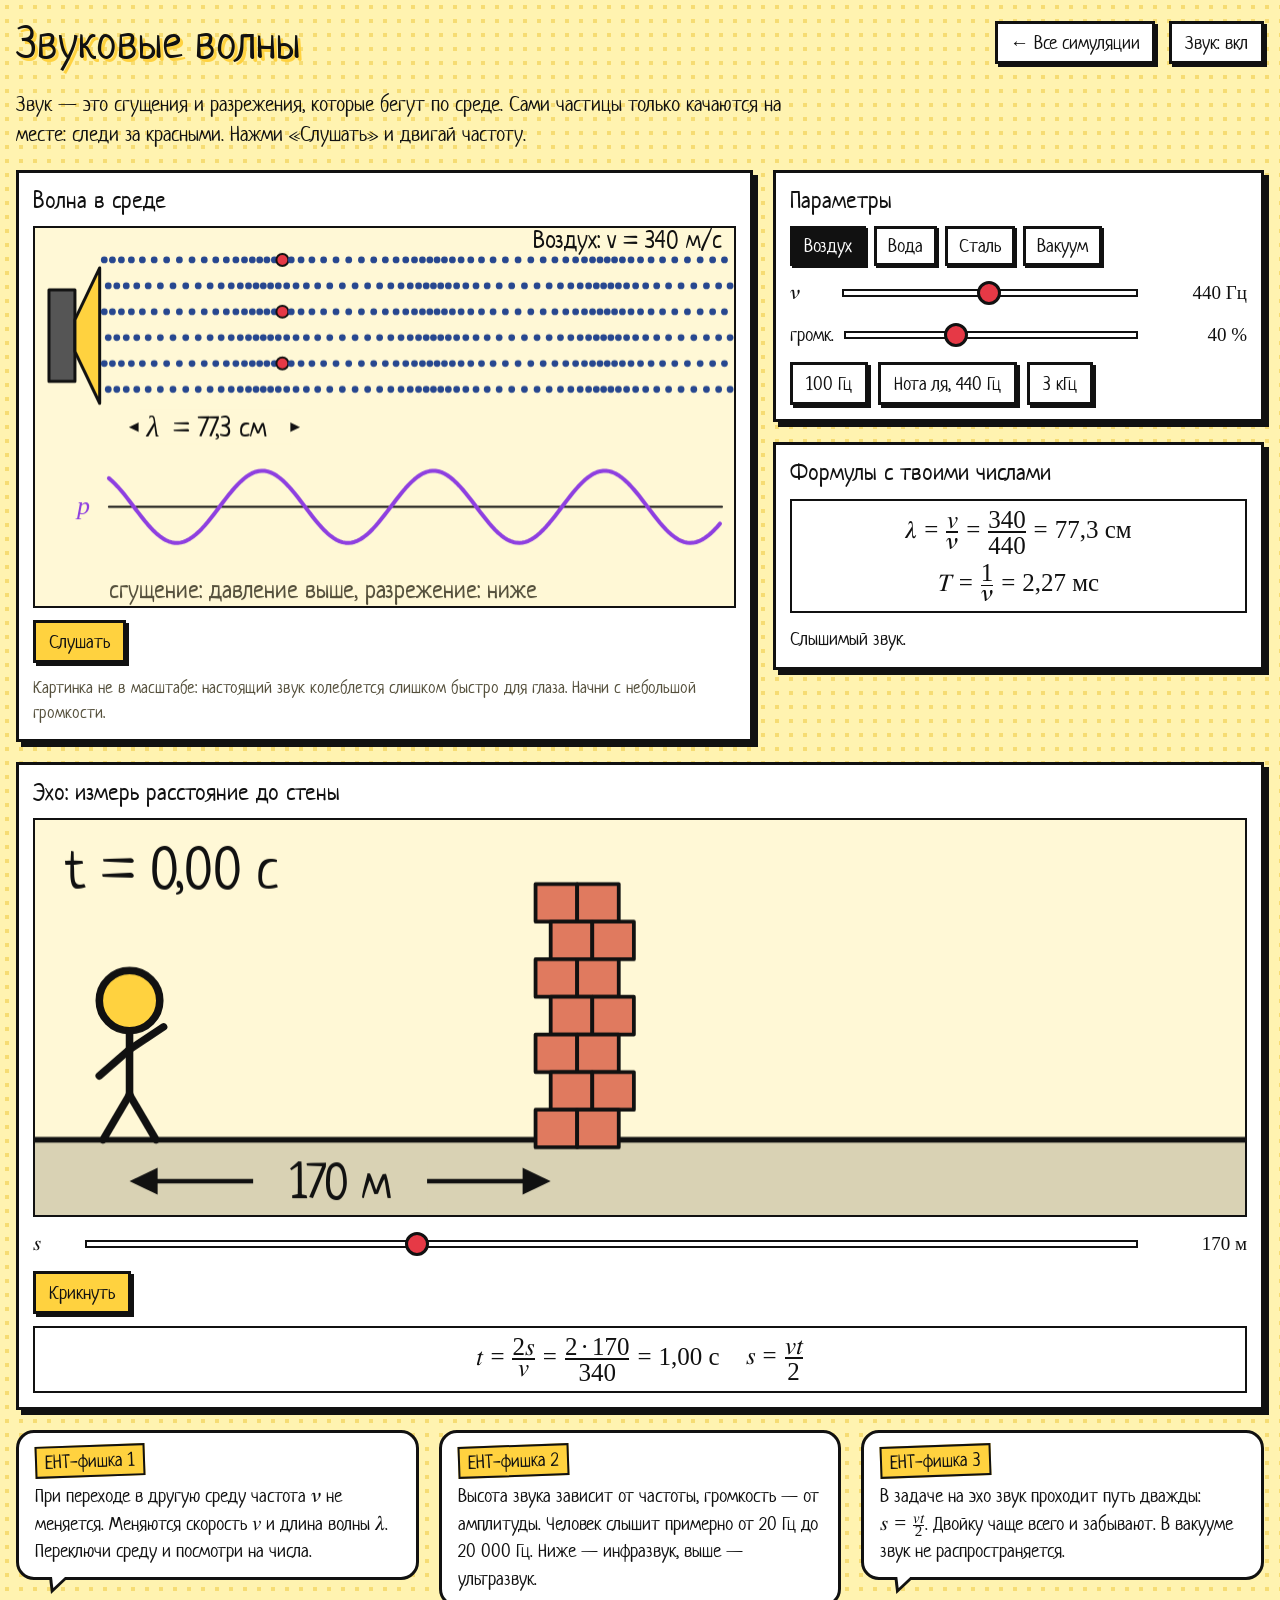
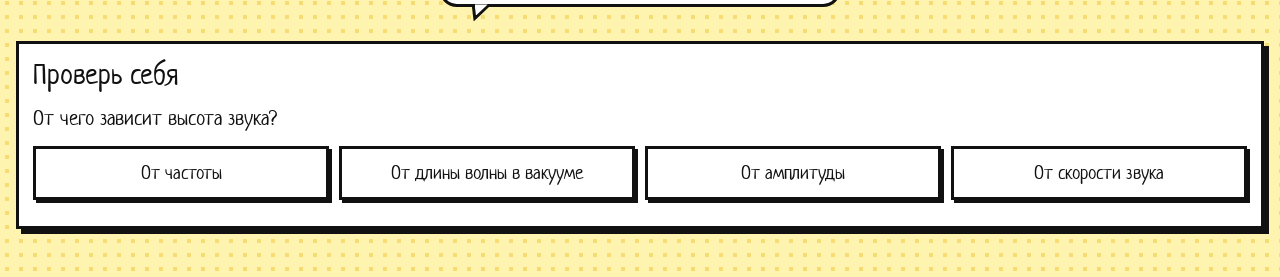
<file: 5-zvuk.html>
<!doctype html>
<html lang="ru">
<head>
<meta charset="utf-8">
<meta name="viewport" content="width=device-width,initial-scale=1,viewport-fit=cover">
<meta name="claude:viewport-fit-sides" content="cover">
<title>Звуковые волны</title>
<style>
/* Шрифт Neucha (лицензия OFL) встроен прямо сюда, чтобы работал без интернета */
@font-face{font-family:'Neucha';font-style:normal;font-weight:400;font-display:swap;src:url([data-uri]) format('woff2');unicode-range:U+0301,U+0400-045F,U+0490-0491,U+04B0-04B1,U+2116}
@font-face{font-family:'Neucha';font-style:normal;font-weight:400;font-display:swap;src:url([data-uri]) format('woff2');unicode-range:U+0000-00FF,U+0131,U+0152-0153,U+02BB-02BC,U+02C6,U+02DA,U+02DC,U+0304,U+0308,U+0329,U+2000-206F,U+20AC,U+2122,U+2191,U+2193,U+2212,U+2215,U+FEFF,U+FFFD}
/* Комикс: жёлтая бумага с растром, чёрный контур, жёсткая тень. Одна тема — сознательно светлая. */
:root{
  --paper:#fff3b0; --dots:#f6dc73; --ink:#111; --panel:#fff; --soft:#fff8d6; --muted:#55503c;
  --yellow:#ffd23f; --red:#e63946; --blue:#1d6fe0; --green:#0e9a4c; --orange:#f77f00; --purple:#8e3fe0;
  --ui:"Neucha","Comic Sans MS","Segoe Print",cursive;
  --math:"Cambria Math","STIX Two Math","Latin Modern Math","Times New Roman",serif;
  color-scheme:light;
}
*{box-sizing:border-box}
[hidden]{display:none!important}
html{-webkit-text-size-adjust:100%}
body{margin:0;background-color:var(--paper);background-image:radial-gradient(var(--dots) 22%,transparent 24%);background-size:14px 14px;color:var(--ink);font:400 19px/1.45 var(--ui)}
.wrap{max-width:1320px;margin:0 auto;padding-block:16px 48px;padding-left:max(16px,env(safe-area-inset-left,0px));padding-right:max(16px,env(safe-area-inset-right,0px));display:grid;gap:20px}
h1,h2,h3{font-family:var(--ui);font-weight:400;margin:0;line-height:1.15;text-wrap:balance}
p{margin:0}
a{color:inherit}

/* Шапка */
.top{display:flex;flex-wrap:wrap;align-items:center;gap:10px 14px}
.top h1{flex:1 1 320px;min-width:0;font-size:clamp(30px,5vw,46px);text-shadow:3px 3px 0 var(--yellow)}
.top .no{display:inline-block;background:var(--red);color:#fff;border:3px solid var(--ink);padding:0 10px;margin-right:8px;transform:rotate(-4deg);text-shadow:none}
.lead{max-width:70ch;font-size:21px}

/* Панели-кадры */
.grid{display:grid;grid-template-columns:minmax(0,3fr) minmax(0,2fr);gap:20px;align-items:start}
.grid.even{grid-template-columns:minmax(0,1fr) minmax(0,1fr)}
@media (max-width:860px){.grid,.grid.even{grid-template-columns:minmax(0,1fr)}}
.col{display:grid;gap:20px;min-width:0}
.panel{background:var(--panel);border:3px solid var(--ink);box-shadow:5px 5px 0 var(--ink);padding:14px;min-width:0;display:grid;gap:12px;position:relative}
.panel>h2{font-size:24px}
.stage{position:relative;line-height:0;overflow:hidden}
.stage canvas{display:block;width:100%;height:auto;touch-action:none;background:var(--soft);border:2px solid var(--ink)}
.stage canvas.scrollable{touch-action:pan-y}
/* На компьютере холст вместе с кнопками помещается в высоту экрана */
@media (min-width:861px){.stage canvas{width:min(100%,calc(max(100vh - 350px,340px) * var(--ar,1.6)));margin-inline:auto}}
.hint{font-size:17px;color:var(--muted)}

/* Кнопки */
button{font:inherit;color:var(--ink);background:var(--yellow);border:3px solid var(--ink);box-shadow:3px 3px 0 var(--ink);padding:5px 13px;cursor:pointer;transition:transform .06s,box-shadow .06s}
button:hover{background:#ffe27a}
button:active{transform:translate(3px,3px);box-shadow:0 0 0 var(--ink)}
button:focus-visible,input:focus-visible,select:focus-visible,a:focus-visible{outline:3px solid var(--blue);outline-offset:2px}
button.ghost{background:#fff}
button.ghost:hover{background:var(--soft)}
.row{display:flex;flex-wrap:wrap;gap:8px 10px;align-items:center}
.seg{display:flex;flex-wrap:wrap;gap:6px 8px}
.seg button{background:#fff;padding:3px 11px;box-shadow:2px 2px 0 var(--ink)}
.seg button[aria-pressed="true"]{background:var(--ink);color:#fff}
.back{text-decoration:none;background:#fff;border:3px solid var(--ink);box-shadow:3px 3px 0 var(--ink);padding:5px 12px}
.back:hover{background:var(--soft)}

/* Ползунки */
.sl{display:grid;grid-template-columns:minmax(2.2em,auto) minmax(0,1fr) minmax(5.2em,auto);gap:10px;align-items:center}
.sl output{text-align:right;font-family:var(--math);font-size:19px;font-variant-numeric:tabular-nums;white-space:nowrap}
input[type=range]{-webkit-appearance:none;appearance:none;width:100%;height:30px;background:transparent;margin:0;cursor:pointer}
input[type=range]::-webkit-slider-runnable-track{height:8px;background:#fff;border:2px solid var(--ink)}
input[type=range]::-moz-range-track{height:5px;background:#fff;border:2px solid var(--ink)}
input[type=range]::-webkit-slider-thumb{-webkit-appearance:none;width:24px;height:24px;margin-top:-10px;border-radius:50%;background:var(--red);border:3px solid var(--ink)}
input[type=range]::-moz-range-thumb{width:18px;height:18px;border-radius:50%;background:var(--red);border:3px solid var(--ink)}
select{font:inherit;background:#fff;border:3px solid var(--ink);padding:3px 6px;max-width:100%}

/* Формулы: только математический шрифт, никакого комикса */
math{font-family:var(--math);font-style:normal;font-size:1.12em;color:inherit}
.formula{background:#fff;border:2px solid var(--ink);padding:10px 14px;overflow-x:auto;display:grid;grid-template-columns:minmax(0,1fr);gap:10px;line-height:1.3}
.formula math{font-size:clamp(19px,2.4vw,25px)}
.fline{display:flex;flex-wrap:wrap;justify-content:center;align-items:center;gap:6px 26px}
.c-x{color:var(--blue)} .c-v{color:var(--green)} .c-a{color:var(--red)} .c-ek{color:var(--orange)} .c-ep{color:var(--purple)}

/* Показания приборов */
.read{display:grid;grid-template-columns:repeat(auto-fit,minmax(120px,1fr));gap:8px}
.read>div{border:2px solid var(--ink);background:var(--soft);padding:4px 10px;display:flex;justify-content:space-between;align-items:baseline;gap:8px}
.read span{font-family:var(--math);font-size:20px;font-variant-numeric:tabular-nums;white-space:nowrap}

/* Фишки ЕНТ: реплики */
.tips{display:grid;grid-template-columns:repeat(auto-fit,minmax(260px,1fr));gap:22px 20px;align-items:start}
.bubble{position:relative;background:#fff;border:3px solid var(--ink);border-radius:18px;padding:12px 16px;margin-bottom:14px}
.bubble::after{content:"";position:absolute;left:30px;bottom:-17px;width:20px;height:17px;background:var(--ink);clip-path:polygon(0 0,100% 0,10% 100%)}
.bubble::before{content:"";position:absolute;left:33px;bottom:-11px;width:13px;height:11px;background:#fff;clip-path:polygon(0 0,100% 0,10% 100%);z-index:1}
.bubble b{font-weight:400;display:inline-block;background:var(--yellow);border:2px solid var(--ink);padding:0 8px;margin-bottom:6px;transform:rotate(-2deg)}

/* Проверь себя */
.quiz .q{font-size:21px}
.quiz .opts{display:grid;grid-template-columns:repeat(auto-fit,minmax(150px,1fr));gap:10px}
.quiz .opts button{background:#fff;min-height:54px}
.quiz .opts button.ok{background:#9be8b4}
.quiz .opts button.no{background:#ffb3b8}
.quiz .ex{background:var(--soft);border:2px dashed var(--ink);padding:10px 14px;overflow-x:auto}
.score{margin-left:auto;font-size:19px}

/* Звукоподражания */
.pow{position:absolute;z-index:5;pointer-events:none;padding:26px 34px;font:400 30px/1 var(--ui);color:#fff;text-shadow:2px 2px 0 var(--ink);white-space:nowrap;animation:pow .85s ease-out forwards;
  clip-path:polygon(50% 0,60% 18%,78% 4%,78% 26%,100% 22%,88% 42%,100% 58%,80% 62%,84% 88%,62% 76%,50% 100%,40% 78%,16% 92%,20% 66%,0 60%,14% 44%,0 24%,24% 26%,24% 4%,40% 18%)}
@keyframes pow{0%{transform:scale(.3) rotate(-14deg);opacity:0}18%{transform:scale(1.1) rotate(-5deg);opacity:1}70%{transform:scale(1) rotate(-5deg);opacity:1}100%{transform:scale(1.04) rotate(-5deg);opacity:0}}

/* Для интересующихся */
details{background:var(--soft);border:2px dashed var(--ink);padding:8px 14px}
details>summary{cursor:pointer}
details[open]>summary{margin-bottom:8px}

/* Меню */
.sec{font-size:30px;text-shadow:2px 2px 0 var(--yellow);margin-top:10px}
.cards{display:grid;grid-template-columns:repeat(auto-fit,minmax(280px,1fr));gap:22px}
.card{display:grid;grid-template-rows:auto 1fr;text-decoration:none;background:#fff;border:3px solid var(--ink);box-shadow:5px 5px 0 var(--ink);transition:transform .08s,box-shadow .08s}
.card:hover{transform:translate(-2px,-2px) rotate(-.5deg);box-shadow:8px 8px 0 var(--ink)}
.card svg{display:block;width:100%;height:auto;border-bottom:3px solid var(--ink)}
.card div{padding:10px 14px 14px;display:grid;gap:4px;align-content:start}
.card h2{font-size:25px}
.card p{font-size:18px;color:var(--muted)}
@media (prefers-reduced-motion:reduce){.pow{animation-duration:.01s;animation-fill-mode:none;display:none}.card,button{transition:none}}

</style>
</head>
<body data-title="Звуковые волны">
<main class="wrap">
  <p class="lead">Звук — это сгущения и разрежения, которые бегут по среде. Сами частицы только качаются на месте: следи за красными. Нажми «Слушать» и двигай частоту.</p>
  <div class="grid">
    <section class="panel">
      <h2>Волна в среде</h2>
      <div class="stage" id="host"><canvas id="cWave"></canvas></div>
      <div class="row" id="play"></div>
      <p class="hint">Картинка не в масштабе: настоящий звук колеблется слишком быстро для глаза. Начни с небольшой громкости.</p>
    </section>
    <div class="col">
      <section class="panel" id="ctrl"><h2>Параметры</h2></section>
      <section class="panel"><h2>Формулы с твоими числами</h2><div class="formula" id="fm"></div><p id="zone"></p></section>
    </div>
  </div>
  <section class="panel" id="echoPanel">
    <h2>Эхо: измерь расстояние до стены</h2>
    <div class="stage" id="host2"><canvas id="cEcho"></canvas></div>
    <div id="echoCtrl"></div>
    <div class="row" id="echoBtns"></div>
    <div class="formula" id="fmEcho"></div>
  </section>
  <section class="tips">
    <div class="bubble tx"><b>ЕНТ-фишка 1</b><br>При переходе в другую среду частота $ν$ не меняется. Меняются скорость $v$ и длина волны $λ$. Переключи среду и посмотри на числа.</div>
    <div class="bubble tx"><b>ЕНТ-фишка 2</b><br>Высота звука зависит от частоты, громкость — от амплитуды. Человек слышит примерно от 20 Гц до 20 000 Гц. Ниже — инфразвук, выше — ультразвук.</div>
    <div class="bubble tx"><b>ЕНТ-фишка 3</b><br>В задаче на эхо звук проходит путь дважды: $s=\frac{vt}{2}$. Двойку чаще всего и забывают. В вакууме звук не распространяется.</div>
  </section>
  <div id="qz"></div>
</main>
<script>
'use strict';
// Общая основа симуляций: формулы (MathML), звуки (Web Audio), ползунки, холсты, задачи.
const C = (() => {
  /* ---------- Формулы: короткая запись вроде T = 2π\sqrt{\frac{m}{k}} превращается в MathML ---------- */
  function tex(s) {
    let i = 0;
    const esc = c => c.replace(/&/g, '&amp;').replace(/</g, '&lt;').replace(/>/g, '&gt;');
    const raw = () => { i++; let d = 1, st = i; while (i < s.length) { if (s[i] === '{') d++; if (s[i] === '}' && --d === 0) break; i++; } const r = s.slice(st, i); i++; return r; };
    const group = () => { i++; const r = seq('}'); i++; return r; };
    const SYM = { cdot: '·', approx: '≈', lt: '<', gt: '>', le: '≤', ge: '≥', to: '→', pm: '±', sim: '∼', ne: '≠', Rightarrow: '⇒', times: '×', div: '÷' };
    // Минус сразу после «=», скобки или в начале — это знак числа, без широких отступов
    const unary = (ch, at) => /(^|[=(,{:]|\\q)\s*$/.test(s.slice(0, at)) ? `<mo form="prefix" lspace="0" rspace="0">${ch}</mo>` : `<mo>${ch}</mo>`;
    function atom() {
      const c = s[i], at = i;
      if (c === '{') return `<mrow>${group()}</mrow>`;
      if (c === '\\') {
        const m = /^\\([a-zA-Z]+|.)/.exec(s.slice(i)); i += m[0].length; const n = m[1];
        if (n === 'frac') { const a = group(), b = group(); return `<mfrac><mrow>${a}</mrow><mrow>${b}</mrow></mfrac>`; }
        if (n === 'sqrt') return `<msqrt><mrow>${group()}</mrow></msqrt>`;
        if (n === 'vec') return `<mover accent="true"><mrow>${group()}</mrow><mo stretchy="false">→</mo></mover>`;
        if (n === 'u') return `<mrow><mspace width="0.25em"/><mtext>${esc(raw())}</mtext></mrow>`;
        if (n === 't') return `<mtext>${esc(raw())}</mtext>`;
        if (n === 'col') { const k = raw(); return `<mrow class="c-${k}">${group()}</mrow>`; }
        if (n === ',') return '<mspace width="0.2em"/>';
        if (n === 'q') return '<mspace width="1em"/>';
        if (['sin', 'cos', 'tg'].includes(n)) return `<mrow><mspace width="0.12em"/><mi>${n}</mi><mspace width="0.1em"/></mrow>`;
        if (n === 'pm') return unary('±', at);
        if (SYM[n]) return `<mo>${esc(SYM[n])}</mo>`;
        return `<mi>${esc(n)}</mi>`;
      }
      const num = /^\d+(,\d+)?/.exec(s.slice(i));
      if (num) { i += num[0].length; return `<mn>${num[0]}</mn>`; }
      const cyr = /^[А-Яа-яЁё]+/.exec(s.slice(i));
      if (cyr) { i += cyr[0].length; return `<mtext>${cyr[0]}</mtext>`; }
      i++;
      if (/[A-Za-zα-ωΑ-Ω]/.test(c)) return `<mi>${c}</mi>`;
      if (c === '-' || c === '−') return unary('−', at);
      if (c === '(' || c === ')') return `<mo stretchy="false" lspace="0" rspace="0">${c}</mo>`;
      if (c === '|') return '<mo stretchy="false" lspace="0" rspace="0">|</mo>';
      if (c === "'") return '<mo>′</mo>';
      return `<mo>${esc(c)}</mo>`;
    }
    function seq(end) {
      let out = '';
      while (i < s.length && s[i] !== end) {
        if (s[i] === ' ') { i++; continue; }
        const b = atom(); let sub = null, sup = null;
        while (s[i] === '_' || s[i] === '^') {
          const k = s[i++]; const v = s[i] === '{' ? `<mrow>${group()}</mrow>` : atom();
          if (k === '_') sub = v; else sup = v;
        }
        if (sub && sup) out += `<msubsup>${b}${sub}${sup}</msubsup>`;
        else if (sub) out += `<msub>${b}${sub}</msub>`;
        else if (sup) out += `<msup>${b}${sup}</msup>`;
        else out += b;
      }
      return out;
    }
    return seq();
  }
  const m = s => `<math>${tex(s)}</math>`;
  // Строка формул: \q — место, где длинная формула может перенестись на узком экране
  const md = s => `<div class="fline">${s.split('\\q').map(p => `<math displaystyle="true">${tex(p.replace(/,\s*$/, ''))}</math>`).join('')}</div>`;
  // Текст с формулами в знаках $...$
  const t = s => s.replace(/\$([^$]+)\$/g, (_, f) => m(f));
  const renderAll = (root = document) => root.querySelectorAll('.tx').forEach(el => { el.innerHTML = t(el.innerHTML.replace(/&amp;/g, '&')); el.classList.remove('tx'); });

  /* ---------- Числа ---------- */
  const fmt = (x, d = 2) => {
    if (!isFinite(x)) return '∞';
    const s = (+x).toFixed(d).replace('.', ',');
    return s.replace('-', '−').replace(/^−(0(,0*)?)$/, '$1');
  };
  // Экспоненциальная запись для $...$: 3,0·10^{-26}
  const sci = (x, d = 1) => {
    if (x === 0) return '0';
    const e = Math.floor(Math.log10(Math.abs(x))), a = x / 10 ** e;
    return `${fmt(a, d)}\\cdot 10^{${e}}`;
  };
  const trim = (x, d = 2) => { const s = fmt(x, d); return s.includes(',') ? s.replace(/0+$/, '').replace(/,$/, '') : s; };
  const pick = a => a[Math.floor(Math.random() * a.length)];
  const clamp = (x, a, b) => Math.max(a, Math.min(b, x));

  /* ---------- Звук ---------- */
  let ac = null, muted = false, master = null;
  try { muted = localStorage.getItem('comic-mute') === '1'; } catch (e) { /* хранилище недоступно */ }
  function unlock() {
    if (!ac) {
      const A = window.AudioContext || window.webkitAudioContext;
      if (!A) return;
      ac = new A(); master = ac.createGain(); master.gain.value = muted ? 0 : 1; master.connect(ac.destination);
    }
    if (ac.state === 'suspended') ac.resume();
  }
  addEventListener('pointerdown', unlock, { capture: true });
  addEventListener('keydown', unlock, { capture: true });
  function tone({ f = 440, to = null, dur = .15, type = 'sine', vol = .2, delay = 0 }) {
    if (!ac || muted) return;
    const o = ac.createOscillator(), g = ac.createGain(), t0 = ac.currentTime + delay;
    o.type = type; o.frequency.setValueAtTime(f, t0);
    if (to) o.frequency.exponentialRampToValueAtTime(to, t0 + dur);
    g.gain.setValueAtTime(0.0001, t0); g.gain.exponentialRampToValueAtTime(vol, t0 + .008); g.gain.exponentialRampToValueAtTime(0.0001, t0 + dur);
    o.connect(g); g.connect(master); o.start(t0); o.stop(t0 + dur + .02);
  }
  function noise({ dur = .2, vol = .15, f = 1500, q = .8, type = 'bandpass', to = null, delay = 0 }) {
    if (!ac || muted) return;
    const n = Math.floor(ac.sampleRate * dur), b = ac.createBuffer(1, n, ac.sampleRate), d = b.getChannelData(0);
    for (let i = 0; i < n; i++) d[i] = Math.random() * 2 - 1;
    const s = ac.createBufferSource(), fl = ac.createBiquadFilter(), g = ac.createGain(), t0 = ac.currentTime + delay;
    s.buffer = b; fl.type = type; fl.Q.value = q; fl.frequency.setValueAtTime(f, t0);
    if (to) fl.frequency.exponentialRampToValueAtTime(to, t0 + dur);
    g.gain.setValueAtTime(vol, t0); g.gain.exponentialRampToValueAtTime(0.0001, t0 + dur);
    s.connect(fl); fl.connect(g); g.connect(master); s.start(t0);
  }
  const sfx = {
    click() { tone({ f: 620, to: 380, dur: .06, type: 'square', vol: .06 }); },
    tick() { tone({ f: 1100, dur: .025, type: 'square', vol: .025 }); },
    soft(v = .04) { tone({ f: 700, dur: .05, vol: v }); },
    pop() { tone({ f: 220, to: 900, dur: .09, type: 'triangle', vol: .18 }); },
    boing(f = 180) { tone({ f: f * 2.2, to: f * .7, dur: .35, type: 'triangle', vol: .18 }); tone({ f: f * 3.1, to: f, dur: .25, vol: .08, delay: .02 }); },
    whoosh() { noise({ dur: .35, vol: .16, f: 500, to: 3000, q: 1.2 }); },
    psh() { noise({ dur: .55, vol: .14, f: 4000, to: 1200, q: .6 }); },
    clank() { tone({ f: 880, dur: .3, type: 'triangle', vol: .12 }); tone({ f: 1320, dur: .22, type: 'sine', vol: .07, delay: .01 }); noise({ dur: .05, vol: .1, f: 2500 }); },
    bump() { tone({ f: 150, to: 70, dur: .12, type: 'sine', vol: .25 }); noise({ dur: .05, vol: .08, f: 800 }); },
    ding() { tone({ f: 1320, dur: .5, vol: .12 }); tone({ f: 1980, dur: .35, vol: .05, delay: .01 }); },
    pluck(f) { tone({ f, dur: .28, type: 'triangle', vol: .06 }); },
    right() { [523, 659, 784, 1047].forEach((f, i) => tone({ f, dur: .16, type: 'triangle', vol: .14, delay: i * .08 })); },
    wrong() { tone({ f: 200, to: 90, dur: .4, type: 'sawtooth', vol: .09 }); },
    shout(vol = .2, delay = 0) { tone({ f: 420, to: 640, dur: .28, type: 'sawtooth', vol, delay }); tone({ f: 840, to: 1100, dur: .24, vol: vol * .4, delay }); },
  };
  // Непрерывный тон для симуляции звука
  function hum() {
    let o = null, g = null;
    return {
      on(f, vol) { if (!ac) unlock(); if (!ac || o) return; o = ac.createOscillator(); g = ac.createGain(); o.frequency.value = f; g.gain.setValueAtTime(0.0001, ac.currentTime); g.gain.exponentialRampToValueAtTime(Math.max(vol, .0002), ac.currentTime + .05); o.connect(g); g.connect(master); o.start(); },
      set(f, vol) { if (!o) return; o.frequency.setTargetAtTime(f, ac.currentTime, .02); g.gain.setTargetAtTime(Math.max(vol, .0001), ac.currentTime, .02); },
      off() { if (!o) return; g.gain.setTargetAtTime(.0001, ac.currentTime, .03); o.stop(ac.currentTime + .15); o = null; },
      get playing() { return !!o; },
    };
  }

  /* ---------- Каркас страницы ---------- */
  function header() {
    const b = document.body, top = document.createElement('header'); top.className = 'top';
    const inMenu = b.dataset.menu === '1';
    top.innerHTML = `<h1>${b.dataset.no ? `<span class="no">${b.dataset.no}</span>` : ''}${b.dataset.title}</h1>
      ${inMenu ? '' : '<a class="back" href="index.html">← Все симуляции</a>'}
      <button class="ghost" id="mute" aria-pressed="${muted}" type="button"></button>`;
    document.querySelector('.wrap').prepend(top);
    const btn = top.querySelector('#mute');
    const paint = () => { btn.textContent = muted ? 'Звук: выкл' : 'Звук: вкл'; btn.setAttribute('aria-pressed', muted); };
    paint();
    btn.onclick = () => {
      muted = !muted; unlock();
      if (master) master.gain.value = muted ? 0 : 1;
      try { localStorage.setItem('comic-mute', muted ? '1' : '0'); } catch (e) { /* без запоминания */ }
      paint(); sfx.click();
    };
    renderAll();
  }

  /* ---------- Элементы управления ---------- */
  function slider(parent, o) {
    const id = 's' + Math.random().toString(36).slice(2, 8), el = document.createElement('div'); el.className = 'sl';
    const toPos = v => o.log ? 1000 * Math.log(v / o.min) / Math.log(o.max / o.min) : v;
    const fromPos = p => o.log ? o.min * (o.max / o.min) ** (p / 1000) : +p;
    el.innerHTML = `<label for="${id}">${o.label.startsWith('$') ? t(o.label) : o.label}</label>
      <input id="${id}" type="range" min="${o.log ? 0 : o.min}" max="${o.log ? 1000 : o.max}" step="${o.log ? 1 : (o.step || 1)}" value="${toPos(o.value)}"><output></output>`;
    parent.appendChild(el);
    const inp = el.querySelector('input'), out = el.querySelector('output');
    let val = o.value, last = 0;
    const show = () => { out.textContent = (o.show ? o.show(val) : fmt(val, o.dec ?? 1)) + (o.unit ? ' ' + o.unit : ''); };
    inp.addEventListener('input', () => {
      val = fromPos(inp.value); show();
      const n = performance.now(); if (n - last > 60) { sfx.tick(); last = n; }
      o.on && o.on(val);
    });
    show();
    return { get v() { return val; }, set(x, silent) { val = x; inp.value = toPos(x); show(); if (!silent) o.on && o.on(val); }, el };
  }
  function seg(parent, opts, value, on, label) {
    const el = document.createElement('div'); el.className = 'seg'; el.setAttribute('role', 'group'); if (label) el.setAttribute('aria-label', label);
    const btns = opts.map(op => {
      const b = document.createElement('button'); b.type = 'button'; b.innerHTML = t(op.label); b.setAttribute('aria-pressed', op.value === value);
      b.onclick = () => { set(op.value); sfx.click(); on(op.value); };
      el.appendChild(b); return { b, op };
    });
    function set(v) { btns.forEach(x => x.b.setAttribute('aria-pressed', x.op.value === v)); }
    parent.appendChild(el);
    return { set, el };
  }
  function button(parent, text, on, cls) {
    const b = document.createElement('button'); b.type = 'button'; b.innerHTML = t(text); if (cls) b.className = cls;
    b.onclick = e => { sfx.click(); on(e); }; parent.appendChild(b); return b;
  }
  function readout(parent, items) {
    const el = document.createElement('div'); el.className = 'read'; const out = {};
    items.forEach(it => {
      const d = document.createElement('div'); d.innerHTML = `${m(it.tex)}<span></span>`;
      out[it.key] = d.querySelector('span'); if (it.color) out[it.key].style.color = it.color; el.appendChild(d);
    });
    parent.appendChild(el);
    let last = 0;
    return vals => {
      const n = performance.now(); if (n - last < 90) return; last = n;
      for (const k in vals) if (out[k].textContent !== vals[k]) out[k].textContent = vals[k];
    };
  }

  /* ---------- Холст ---------- */
  function stage(canvas, W, H, { draggable = true } = {}) {
    const g = canvas.getContext('2d');
    canvas.style.aspectRatio = W + ' / ' + H;
    canvas.style.setProperty('--ar', W / H);
    if (!draggable) canvas.classList.add('scrollable');
    let s = 1;
    function fit() {
      const cw = canvas.clientWidth || W, dpr = Math.min(window.devicePixelRatio || 1, 2.5);
      s = cw * dpr / W; canvas.width = Math.round(W * s); canvas.height = Math.round(H * s);
    }
    fit();
    if ('ResizeObserver' in window) new ResizeObserver(fit).observe(canvas); else addEventListener('resize', fit);
    return {
      g, W, H, canvas,
      begin() { g.setTransform(s, 0, 0, s, 0, 0); g.clearRect(0, 0, W, H); g.lineCap = 'round'; g.lineJoin = 'round'; },
      pos(e) { const r = canvas.getBoundingClientRect(); return { x: (e.clientX - r.left) * W / r.width, y: (e.clientY - r.top) * H / r.height }; },
    };
  }
  function drag(st, { hit, move, end, down }) {
    let on = false;
    st.canvas.addEventListener('pointerdown', e => { const p = st.pos(e); if (hit(p)) { on = true; st.canvas.setPointerCapture(e.pointerId); down && down(p); e.preventDefault(); } });
    st.canvas.addEventListener('pointermove', e => { if (on) move(st.pos(e)); });
    const up = e => { if (on) { on = false; end && end(st.pos(e)); } };
    st.canvas.addEventListener('pointerup', up); st.canvas.addEventListener('pointercancel', up);
  }
  function loop(fn) {
    let prev = performance.now(), T = 0;
    (function f(now) { const dt = Math.min((now - prev) / 1000, .05); prev = now; T += dt; fn(dt, T); requestAnimationFrame(f); })(prev);
  }
  const INK = '#111', COL = { x: '#1d6fe0', v: '#0e9a4c', a: '#e63946', ek: '#f77f00', ep: '#8e3fe0', ink: INK };
  function text(g, s, x, y, { size = 20, color = INK, align = 'left', base = 'alphabetic', font = 'Neucha, "Comic Sans MS", cursive' } = {}) {
    g.fillStyle = color; g.font = `${size}px ${font}`; g.textAlign = align; g.textBaseline = base; g.fillText(s, x, y);
  }
  // Подпись величины: курсив с нижним индексом, как в формулах
  function sym(g, base, sub, x, y, { size = 22, color = INK, align = 'left' } = {}) {
    const F = '"Cambria Math", "Times New Roman", serif';
    g.fillStyle = color; g.textBaseline = 'alphabetic'; g.textAlign = 'left';
    g.font = `italic ${size}px ${F}`; const w = g.measureText(base).width;
    g.font = `${size * .68}px ${F}`; const sw = sub ? g.measureText(sub).width : 0;
    const x0 = align === 'center' ? x - (w + sw) / 2 : align === 'right' ? x - w - sw : x;
    g.font = `italic ${size}px ${F}`; g.fillText(base, x0, y);
    if (sub) { g.font = `${size * .68}px ${F}`; g.fillText(sub, x0 + w + 1, y + size * .28); }
  }
  function arrow(g, x1, y1, x2, y2, color = INK, w = 4) {
    const L = Math.hypot(x2 - x1, y2 - y1); if (L < 2) return;
    const a = Math.atan2(y2 - y1, x2 - x1), h = Math.min(14, 7 + L * .2) + w;
    const bx = x2 - Math.cos(a) * h * .8, by = y2 - Math.sin(a) * h * .8;
    g.strokeStyle = color; g.lineWidth = w; g.beginPath(); g.moveTo(x1, y1); g.lineTo(bx, by); g.stroke();
    g.fillStyle = color; g.beginPath(); g.moveTo(x2, y2);
    g.lineTo(x2 - Math.cos(a - .45) * h, y2 - Math.sin(a - .45) * h);
    g.lineTo(x2 - Math.cos(a + .45) * h, y2 - Math.sin(a + .45) * h); g.closePath(); g.fill();
  }
  function line(g, x1, y1, x2, y2, color = INK, w = 2, dash = null) {
    g.strokeStyle = color; g.lineWidth = w; g.setLineDash(dash || []); g.beginPath(); g.moveTo(x1, y1); g.lineTo(x2, y2); g.stroke(); g.setLineDash([]);
  }
  function ball(g, x, y, r, fill, w = 3) {
    g.fillStyle = fill; g.strokeStyle = INK; g.lineWidth = w; g.beginPath(); g.arc(x, y, r, 0, 7); g.fill(); g.stroke();
    g.fillStyle = 'rgba(255,255,255,.65)'; g.beginPath(); g.arc(x - r * .32, y - r * .36, r * .2, 0, 7); g.fill();
  }
  function rect(g, x, y, w, h, fill, lw = 3) {
    g.fillStyle = fill; g.strokeStyle = INK; g.lineWidth = lw; g.fillRect(x, y, w, h); g.strokeRect(x, y, w, h);
  }
  function springPath(g, x1, y1, x2, y2, coils = 11, amp = 16, lw = 3) {
    const L = Math.hypot(x2 - x1, y2 - y1), ux = (x2 - x1) / L, uy = (y2 - y1) / L, px = -uy, py = ux, lead = 12;
    g.strokeStyle = INK; g.lineWidth = lw; g.beginPath(); g.moveTo(x1, y1);
    g.lineTo(x1 + ux * lead, y1 + uy * lead);
    const n = coils * 2, seg = (L - 2 * lead) / n;
    for (let i = 0; i < n; i++) {
      const d = lead + seg * (i + .5), o = (i % 2 ? -1 : 1) * amp;
      g.lineTo(x1 + ux * d + px * o, y1 + uy * d + py * o);
    }
    g.lineTo(x2 - ux * lead, y2 - uy * lead); g.lineTo(x2, y2); g.stroke();
  }
  // Лента-самописец: хранит точки и рисует их справа налево
  function tape(len = 400) {
    const buf = []; return { push(v) { buf.push(v); if (buf.length > len) buf.shift(); }, clear() { buf.length = 0; }, buf, len };
  }
  function axes(g, x, y, w, h, { zero = null, tLabel = 't' } = {}) {
    const y0 = zero ?? y + h;
    arrow(g, x, y0, x + w, y0, INK, 2); arrow(g, x, y + h, x, y, INK, 2);
    sym(g, tLabel, '', x + w - 12, y0 + 22, { size: 20 });
  }

  /* ---------- Вспышка-звукоподражание ---------- */
  function pow(host, word, color = '#e63946', at = null) {
    if (matchMedia('(prefers-reduced-motion: reduce)').matches) return;
    const el = document.createElement('div'); el.className = 'pow'; el.textContent = word; el.style.background = color;
    el.style.left = (at ? at.x : 10 + Math.random() * 45) + '%'; el.style.top = (at ? at.y : 6 + Math.random() * 30) + '%';
    host.appendChild(el); el.addEventListener('animationend', () => el.remove());
  }

  /* ---------- Задачи ---------- */
  function shuffle(a) { for (let i = a.length - 1; i > 0; i--) { const j = Math.floor(Math.random() * (i + 1)); [a[i], a[j]] = [a[j], a[i]]; } return a; }
  function quiz(parent, gens) {
    const el = document.createElement('section'); el.className = 'panel quiz';
    el.innerHTML = '<div class="row"><h2>Проверь себя</h2><span class="score" aria-live="polite"></span></div><div class="q"></div><div class="opts"></div><div class="ex" hidden></div><div class="row"><button type="button" class="nx" hidden>Следующая задача</button></div>';
    parent.appendChild(el);
    const q = el.querySelector('.q'), opts = el.querySelector('.opts'), ex = el.querySelector('.ex'), nx = el.querySelector('.nx'), sc = el.querySelector('.score');
    let right = 0, total = 0, n = Math.floor(Math.random() * gens.length);
    function ask() {
      const task = gens[n++ % gens.length]();
      q.innerHTML = t(task.q); ex.hidden = true; nx.hidden = true; opts.innerHTML = '';
      const list = shuffle([{ s: task.a, ok: true }, ...task.wrong.map(s => ({ s, ok: false }))]);
      list.forEach(o => {
        const b = document.createElement('button'); b.type = 'button'; b.innerHTML = t(o.s);
        b.onclick = () => {
          total++; if (o.ok) right++;
          [...opts.children].forEach((x, i) => { x.disabled = true; if (list[i].ok) x.classList.add('ok'); });
          if (!o.ok) b.classList.add('no');
          if (o.ok) { sfx.right(); pow(el, C.pick(['В ТОЧКУ!', 'ЕСТЬ!', 'БАМ!', 'ТОЧНО!']), '#0e9a4c', { x: 55, y: 2 }); } else { sfx.wrong(); pow(el, 'ОЙ!', '#e63946', { x: 60, y: 2 }); }
          ex.innerHTML = t(task.ex); ex.hidden = false; nx.hidden = false; sc.textContent = `Верно: ${right} из ${total}`;
        };
        opts.appendChild(b);
      });
    }
    nx.onclick = () => { sfx.click(); ask(); };
    ask();
  }

  return { tex, m, md, t, renderAll, fmt, sci, trim, pick, clamp, sfx, hum, header, slider, seg, button, readout, stage, drag, loop, COL, INK, text, sym, arrow, line, ball, rect, springPath, tape, axes, pow, quiz, shuffle };
})();

</script>
<script>
const { COL, fmt, trim, sym, text, line, arrow, ball, md } = C;
const host = document.getElementById('host'), host2 = document.getElementById('host2');
const S = C.stage(document.getElementById('cWave'), 700, 380, { draggable: false });
const E = C.stage(document.getElementById('cEcho'), 640, 210, { draggable: false });
const MEDIA = { air: { name: 'Воздух', v: 340 }, water: { name: 'Вода', v: 1500 }, steel: { name: 'Сталь', v: 5000 }, vac: { name: 'Вакуум', v: 0 } };
let med = 'air', phase = 0;
const hum = C.hum();

const ctrl = document.getElementById('ctrl');
const medRow = document.createElement('div'); ctrl.appendChild(medRow);
C.seg(medRow, Object.keys(MEDIA).map(k => ({ label: MEDIA[k].name, value: k })), med, v => { med = v; upd(); if (v === 'vac') C.pow(host, 'ТИШИНА…', '#111', { x: 30, y: 20 }); }, 'Среда');
const sF = C.slider(ctrl, { label: '$ν$', unit: 'Гц', min: 5, max: 40000, log: true, value: 440, show: v => v >= 1000 ? trim(v / 1000, 1) + ' к' : Math.round(v) + ' ', on: upd });
const sVol = C.slider(ctrl, { label: 'громк.', unit: '%', min: 5, max: 100, step: 5, value: 40, dec: 0, on: upd });
const pre = document.createElement('div'); pre.className = 'row'; ctrl.appendChild(pre);
[[100, '100 Гц'], [440, 'Нота ля, 440 Гц'], [3000, '3 кГц']].forEach(([f, l]) => C.button(pre, l, () => sF.set(f), 'ghost'));

const audible = () => med !== 'vac' && sF.v >= 20 && sF.v <= 20000;
const lam = () => MEDIA[med].v / sF.v;
const lamS = l => l >= 1 ? fmt(l) + '\\u{м}' : l >= .01 ? fmt(l * 100, 1) + '\\u{см}' : fmt(l * 1000, 1) + '\\u{мм}';
function upd() {
  const f = sF.v, md_ = MEDIA[med], fs = f >= 100 ? String(Math.round(f)) : trim(f, 1);
  document.getElementById('fm').innerHTML = med === 'vac'
    ? md(`v = 0`) + md(`\\t{Частиц нет: передавать колебания некому}`)
    : md(`λ = \\frac{v}{ν} = \\frac{${md_.v}}{${fs}} = ${lamS(lam())}`) + md(`T = \\frac{1}{ν} = ${f >= 200 ? fmt(1000 / f, 2) + '\\u{мс}' : fmt(1 / f, 3) + '\\u{с}'}`);
  const z = document.getElementById('zone');
  z.textContent = med === 'vac' ? 'Звука нет.' : f < 20 ? 'Инфразвук: человек не слышит, поэтому из колонок тишина.' : f > 20000 ? 'Ультразвук: человек не слышит, поэтому из колонок тишина.' : 'Слышимый звук.';
  hum.set(Math.min(f, 20000), audible() ? sVol.v / 100 * .22 : 0);
}
const play = document.getElementById('play');
const bPlay = C.button(play, 'Слушать', () => {
  if (hum.playing) { hum.off(); bPlay.textContent = 'Слушать'; return; }
  hum.on(Math.min(sF.v, 20000), audible() ? sVol.v / 100 * .22 : .0002); bPlay.textContent = 'Выключить звук';
});
addEventListener('pagehide', () => hum.off());

// Условные пиксели: длина волны на экране по логарифму настоящей
function lamPx() { const l = MEDIA[med].v ? lam() : 1; const p = Math.log(l / .0085) / Math.log(1000 / .0085); return 44 + C.clamp(p, 0, 1) * 330; }
function visF() { return .35 + 1.5 * Math.log(sF.v / 5) / Math.log(8000); }

function drawWave(dt) {
  const { g } = S; S.begin();
  phase += 2 * Math.PI * visF() * dt;
  const X0 = 74, Xr = 688, top = 28, rows = 6, gap = 26, L = lamPx(), k = 2 * Math.PI / L, amp = 4 + sVol.v / 100 * 9, vac = med === 'vac';
  // динамик
  const memb = vac ? 0 : Math.sin(phase) * amp * .6;
  C.rect(g, 14, 62, 26, 92, '#555');
  g.fillStyle = '#ffd23f'; g.strokeStyle = C.INK; g.lineWidth = 3; g.beginPath(); g.moveTo(40, 92); g.lineTo(62 + memb, 40); g.lineTo(62 + memb, 176); g.lineTo(40, 124); g.closePath(); g.fill(); g.stroke();
  if (vac) { text(g, 'Вакуум: нет частиц — нет и звука', 390, 110, { size: 28, align: 'center', color: COL.a }); }
  else {
    for (let r = 0; r < rows; r++) {
      const yy = top + r * gap + 4;
      for (let i = 0; i < 62; i++) {
        const x0 = X0 + i * 10 + (r % 2) * 5, xx = x0 + amp * Math.sin(k * (x0 - X0) - phase), red = i === 18 && r % 2 === 0;
        g.fillStyle = red ? COL.a : '#27478f'; g.beginPath(); g.arc(xx, yy, red ? 6 : 3.4, 0, 7); g.fill();
        if (red) { g.strokeStyle = C.INK; g.lineWidth = 2; g.stroke(); }
      }
    }
    // длина волны
    const peak = ((phase / k) % L); let xa = X0 + peak + L / 4 - L; while (xa < X0 + 6) xa += L;
    // график давления
    const my = 280, H = 62;
    line(g, X0, my, Xr, my, C.INK, 2);
    sym(g, 'p', '', 42, my + 7, { size: 26, color: COL.ep });
    g.strokeStyle = COL.ep; g.lineWidth = 4; g.beginPath();
    for (let px = X0; px <= Xr; px += 3) {
      const yy = my + H * (amp / 13) * Math.cos(k * (px - X0) - phase);
      px === X0 ? g.moveTo(px, yy) : g.lineTo(px, yy);
    }
    g.stroke();
    // подпись λ стоит на месте: иначе за бегущей скобкой не уследить
    const bx = X0 + 20, by = 200;
    if (L < 600) {
      arrow(g, bx + L / 2, by, bx, by, C.INK, 3); arrow(g, bx + L / 2, by, bx + L, by, C.INK, 3);
      if (L > 170) { g.fillStyle = '#fff8d6'; g.fillRect(bx + L / 2 - 76, by - 17, 152, 34); }
      sym(g, 'λ', '', L > 170 ? bx + L / 2 - 68 : bx + L + 10, by + 9, { size: 30 });
      text(g, ' = ' + (lam() >= 1 ? fmt(lam()) + ' м' : lam() >= .01 ? fmt(lam() * 100, 1) + ' см' : fmt(lam() * 1000, 1) + ' мм'), L > 170 ? bx + L / 2 - 50 : bx + L + 28, by + 9, { size: 28 });
    }
    text(g, 'сгущение: давление выше, разрежение: ниже', X0, 372, { size: 25, color: '#55503c' });
  }
  text(g, `${MEDIA[med].name}: v = ${MEDIA[med].v} м/с`, 688, 20, { size: 25, align: 'right' });
}

// Эхо
const echoCtrl = document.getElementById('echoCtrl'), echoBtns = document.getElementById('echoBtns');
const sD = C.slider(echoCtrl, { label: '$s$', unit: 'м', min: 17, max: 510, step: 1, value: 170, dec: 0, on: () => { shot = null; updEcho(); } });
let shot = null;
const VS = 340;
function updEcho(tm) {
  const s = sD.v, T = 2 * s / VS;
  document.getElementById('fmEcho').innerHTML =
    md(`t = \\frac{2s}{v} = \\frac{2\\cdot ${Math.round(s)}}{${VS}} = ${fmt(T)}\\u{с},\\q s = \\frac{vt}{2}`);
}
C.button(echoBtns, 'Крикнуть', () => {
  const T = 2 * sD.v / VS;
  shot = { t: 0, T, echoed: false }; C.sfx.shout(.2); C.pow(host2, 'ЭЙ!', '#e63946', { x: 6, y: 4 });
});
function drawEcho(dt) {
  const { g } = E; E.begin();
  const X0 = 50, Xw = 130 + (sD.v - 17) / (510 - 17) * 460, y = 110;
  g.fillStyle = '#d9d2b4'; g.fillRect(0, 170, 640, 40); line(g, 0, 170, 640, 170, C.INK, 3);
  // человек
  g.strokeStyle = C.INK; g.lineWidth = 4; g.fillStyle = '#ffd23f';
  g.beginPath(); g.arc(X0, 96, 16, 0, 7); g.fill(); g.stroke();
  line(g, X0, 112, X0, 146, C.INK, 4); line(g, X0, 146, X0 - 14, 170, C.INK, 4); line(g, X0, 146, X0 + 14, 170, C.INK, 4);
  line(g, X0, 122, X0 + 18, 110, C.INK, 4); line(g, X0, 122, X0 - 16, 136, C.INK, 4);
  // стена
  for (let r = 0; r < 7; r++) for (let c = 0; c < 2; c++) C.rect(g, Xw + c * 22 + (r % 2 ? 0 : -8), 34 + r * 20, 22, 20, '#e07a5f', 2);
  // расстояние
  arrow(g, (X0 + Xw) / 2, 192, X0, 192, C.INK, 2.5); arrow(g, (X0 + Xw) / 2, 192, Xw, 192, C.INK, 2.5);
  g.fillStyle = '#d9d2b4'; g.fillRect((X0 + Xw) / 2 - 46, 178, 92, 30);
  text(g, Math.round(sD.v) + ' м', (X0 + Xw) / 2, 201, { size: 26, align: 'center' });
  // таймер
  text(g, shot ? `t = ${fmt(Math.min(shot.t, shot.T))} с` : 't = 0,00 с', 16, 36, { size: 30 });
  if (shot) {
    shot.t += dt;
    const f = shot.t / shot.T, dist = Xw - X0 - 18, go = f < .5, px = go ? X0 + 20 + dist * f * 2 : X0 + 20 + dist * (2 - f * 2);
    if (f < 1) {
      g.strokeStyle = go ? COL.a : COL.x; g.lineWidth = 4;
      [0, 12, 24].forEach(o => { g.beginPath(); const c = go ? px - o : px + o; g.arc(c, y, 26 - o / 2, go ? -.8 : Math.PI - .8, go ? .8 : Math.PI + .8); g.stroke(); });
    }
    if (f >= 1 && !shot.echoed) { shot.echoed = true; C.sfx.shout(.09); C.pow(host2, 'эй…', '#1d6fe0', { x: 12, y: 28 }); }
    if (f > 1.6) shot = null;
  }
}

upd(); updEcho();
C.loop(dt => { drawWave(dt); drawEcho(dt); });

const P = C.pick;
C.quiz(document.getElementById('qz'), [
  () => { const [v, f] = P([[340, 170], [340, 680], [340, 1700], [1500, 500], [1500, 3000], [5000, 1000]]), l = v / f;
    return { q: `Скорость звука $${v}\\u{м/с}$, частота $${f}\\u{Гц}$. Чему равна длина волны?`,
      a: `$${trim(l)}\\u{м}$`, wrong: [`$${trim(l * 2)}\\u{м}$`, `$${trim(l / 2, 3)}\\u{м}$`, `$${trim(f / v, 3)}\\u{м}$`],
      ex: `$λ=\\frac{v}{ν}=\\frac{${v}}{${f}}=${trim(l)}\\u{м}$.` }; },
  () => { const s = P([170, 340, 510, 680, 85]), t = 2 * s / 340;
    return { q: `Эхо вернулось через $${trim(t)}\\u{с}$ после крика. Скорость звука $340\\u{м/с}$. Как далеко стена?`,
      a: `$${s}\\u{м}$`, wrong: [`$${s * 2}\\u{м}$`, `$${s / 2}\\u{м}$`, `$${s * 4}\\u{м}$`],
      ex: `Звук прошёл путь туда и обратно: $s=\\frac{vt}{2}=\\frac{340\\cdot ${trim(t)}}{2}=${s}\\u{м}$.` }; },
  () => ({ q: 'Звук переходит из воздуха в воду. Что происходит с его характеристиками?',
      a: '$ν$ та же, $v$ и $λ$ больше', wrong: ['$ν$ больше, $λ$ та же', '$v$ та же, $λ$ меньше', 'Всё остаётся прежним'],
      ex: 'Частоту задаёт источник, поэтому она не меняется. В воде скорость больше, значит из $λ=\\frac{v}{ν}$ длина волны тоже больше.' }),
  () => ({ q: 'От чего зависит высота звука?',
      a: 'От частоты', wrong: ['От амплитуды', 'От скорости звука', 'От длины волны в вакууме'],
      ex: 'Высота определяется частотой, а громкость — амплитудой колебаний.' }),
  () => { const f = P([5, 12, 30000, 50000]), infra = f < 20;
    return { q: `Как называют механические колебания с частотой $${f}\\u{Гц}$?`,
      a: infra ? 'Инфразвук' : 'Ультразвук', wrong: [infra ? 'Ультразвук' : 'Инфразвук', 'Слышимый звук', 'Радиоволна'],
      ex: `Слышимый диапазон примерно от 20 Гц до 20 000 Гц. Частота $${f}\\u{Гц}$ лежит ${infra ? 'ниже' : 'выше'} него.` }; },
  () => ({ q: 'Какого типа звуковая волна в воздухе?',
      a: 'Продольная', wrong: ['Поперечная', 'Электромагнитная', 'Стоячая всегда'],
      ex: 'Частицы воздуха колеблются вдоль направления распространения волны, поэтому она продольная.' }),
]);
C.header();
</script>
</body>
</html>
</file>
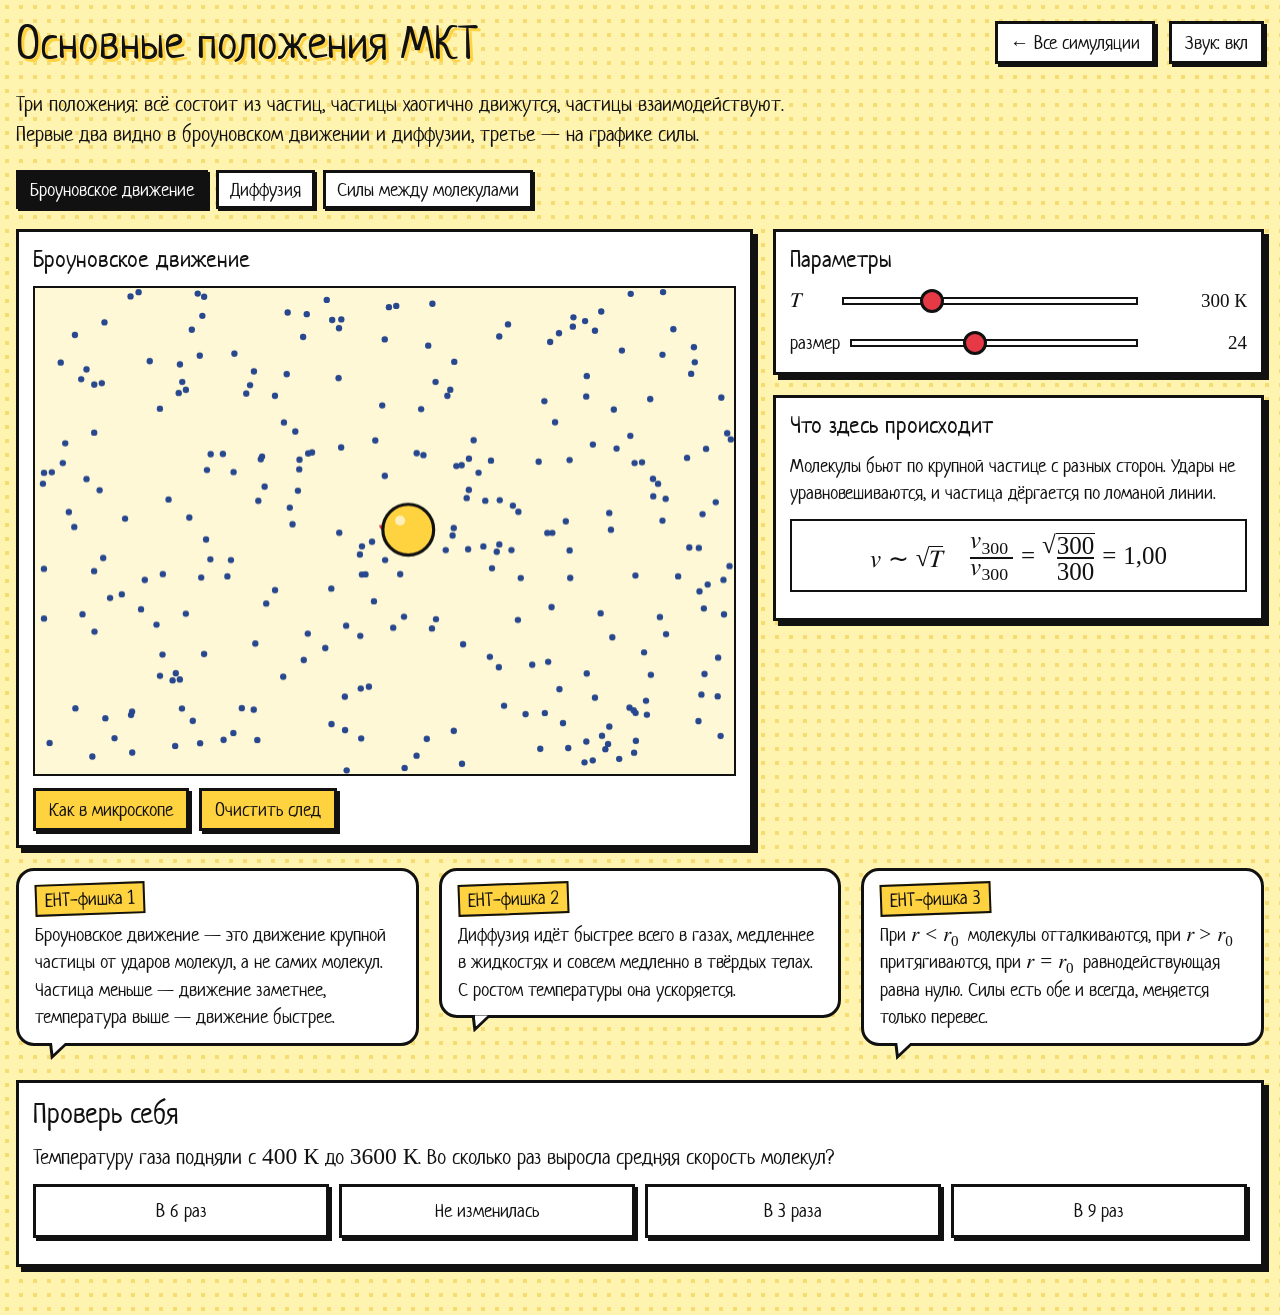
<file: 6-mkt.html>
<!doctype html>
<html lang="ru">
<head>
<meta charset="utf-8">
<meta name="viewport" content="width=device-width,initial-scale=1,viewport-fit=cover">
<meta name="claude:viewport-fit-sides" content="cover">
<title>Основные положения МКТ</title>
<style>
/* Шрифт Neucha (лицензия OFL) встроен прямо сюда, чтобы работал без интернета */
@font-face{font-family:'Neucha';font-style:normal;font-weight:400;font-display:swap;src:url([data-uri]) format('woff2');unicode-range:U+0301,U+0400-045F,U+0490-0491,U+04B0-04B1,U+2116}
@font-face{font-family:'Neucha';font-style:normal;font-weight:400;font-display:swap;src:url([data-uri]) format('woff2');unicode-range:U+0000-00FF,U+0131,U+0152-0153,U+02BB-02BC,U+02C6,U+02DA,U+02DC,U+0304,U+0308,U+0329,U+2000-206F,U+20AC,U+2122,U+2191,U+2193,U+2212,U+2215,U+FEFF,U+FFFD}
/* Комикс: жёлтая бумага с растром, чёрный контур, жёсткая тень. Одна тема — сознательно светлая. */
:root{
  --paper:#fff3b0; --dots:#f6dc73; --ink:#111; --panel:#fff; --soft:#fff8d6; --muted:#55503c;
  --yellow:#ffd23f; --red:#e63946; --blue:#1d6fe0; --green:#0e9a4c; --orange:#f77f00; --purple:#8e3fe0;
  --ui:"Neucha","Comic Sans MS","Segoe Print",cursive;
  --math:"Cambria Math","STIX Two Math","Latin Modern Math","Times New Roman",serif;
  color-scheme:light;
}
*{box-sizing:border-box}
[hidden]{display:none!important}
html{-webkit-text-size-adjust:100%}
body{margin:0;background-color:var(--paper);background-image:radial-gradient(var(--dots) 22%,transparent 24%);background-size:14px 14px;color:var(--ink);font:400 19px/1.45 var(--ui)}
.wrap{max-width:1320px;margin:0 auto;padding-block:16px 48px;padding-left:max(16px,env(safe-area-inset-left,0px));padding-right:max(16px,env(safe-area-inset-right,0px));display:grid;gap:20px}
h1,h2,h3{font-family:var(--ui);font-weight:400;margin:0;line-height:1.15;text-wrap:balance}
p{margin:0}
a{color:inherit}

/* Шапка */
.top{display:flex;flex-wrap:wrap;align-items:center;gap:10px 14px}
.top h1{flex:1 1 320px;min-width:0;font-size:clamp(30px,5vw,46px);text-shadow:3px 3px 0 var(--yellow)}
.top .no{display:inline-block;background:var(--red);color:#fff;border:3px solid var(--ink);padding:0 10px;margin-right:8px;transform:rotate(-4deg);text-shadow:none}
.lead{max-width:70ch;font-size:21px}

/* Панели-кадры */
.grid{display:grid;grid-template-columns:minmax(0,3fr) minmax(0,2fr);gap:20px;align-items:start}
.grid.even{grid-template-columns:minmax(0,1fr) minmax(0,1fr)}
@media (max-width:860px){.grid,.grid.even{grid-template-columns:minmax(0,1fr)}}
.col{display:grid;gap:20px;min-width:0}
.panel{background:var(--panel);border:3px solid var(--ink);box-shadow:5px 5px 0 var(--ink);padding:14px;min-width:0;display:grid;gap:12px;position:relative}
.panel>h2{font-size:24px}
.stage{position:relative;line-height:0;overflow:hidden}
.stage canvas{display:block;width:100%;height:auto;touch-action:none;background:var(--soft);border:2px solid var(--ink)}
.stage canvas.scrollable{touch-action:pan-y}
/* На компьютере холст вместе с кнопками помещается в высоту экрана */
@media (min-width:861px){.stage canvas{width:min(100%,calc(max(100vh - 350px,340px) * var(--ar,1.6)));margin-inline:auto}}
.hint{font-size:17px;color:var(--muted)}

/* Кнопки */
button{font:inherit;color:var(--ink);background:var(--yellow);border:3px solid var(--ink);box-shadow:3px 3px 0 var(--ink);padding:5px 13px;cursor:pointer;transition:transform .06s,box-shadow .06s}
button:hover{background:#ffe27a}
button:active{transform:translate(3px,3px);box-shadow:0 0 0 var(--ink)}
button:focus-visible,input:focus-visible,select:focus-visible,a:focus-visible{outline:3px solid var(--blue);outline-offset:2px}
button.ghost{background:#fff}
button.ghost:hover{background:var(--soft)}
.row{display:flex;flex-wrap:wrap;gap:8px 10px;align-items:center}
.seg{display:flex;flex-wrap:wrap;gap:6px 8px}
.seg button{background:#fff;padding:3px 11px;box-shadow:2px 2px 0 var(--ink)}
.seg button[aria-pressed="true"]{background:var(--ink);color:#fff}
.back{text-decoration:none;background:#fff;border:3px solid var(--ink);box-shadow:3px 3px 0 var(--ink);padding:5px 12px}
.back:hover{background:var(--soft)}

/* Ползунки */
.sl{display:grid;grid-template-columns:minmax(2.2em,auto) minmax(0,1fr) minmax(5.2em,auto);gap:10px;align-items:center}
.sl output{text-align:right;font-family:var(--math);font-size:19px;font-variant-numeric:tabular-nums;white-space:nowrap}
input[type=range]{-webkit-appearance:none;appearance:none;width:100%;height:30px;background:transparent;margin:0;cursor:pointer}
input[type=range]::-webkit-slider-runnable-track{height:8px;background:#fff;border:2px solid var(--ink)}
input[type=range]::-moz-range-track{height:5px;background:#fff;border:2px solid var(--ink)}
input[type=range]::-webkit-slider-thumb{-webkit-appearance:none;width:24px;height:24px;margin-top:-10px;border-radius:50%;background:var(--red);border:3px solid var(--ink)}
input[type=range]::-moz-range-thumb{width:18px;height:18px;border-radius:50%;background:var(--red);border:3px solid var(--ink)}
select{font:inherit;background:#fff;border:3px solid var(--ink);padding:3px 6px;max-width:100%}

/* Формулы: только математический шрифт, никакого комикса */
math{font-family:var(--math);font-style:normal;font-size:1.12em;color:inherit}
.formula{background:#fff;border:2px solid var(--ink);padding:10px 14px;overflow-x:auto;display:grid;grid-template-columns:minmax(0,1fr);gap:10px;line-height:1.3}
.formula math{font-size:clamp(19px,2.4vw,25px)}
.fline{display:flex;flex-wrap:wrap;justify-content:center;align-items:center;gap:6px 26px}
.c-x{color:var(--blue)} .c-v{color:var(--green)} .c-a{color:var(--red)} .c-ek{color:var(--orange)} .c-ep{color:var(--purple)}

/* Показания приборов */
.read{display:grid;grid-template-columns:repeat(auto-fit,minmax(120px,1fr));gap:8px}
.read>div{border:2px solid var(--ink);background:var(--soft);padding:4px 10px;display:flex;justify-content:space-between;align-items:baseline;gap:8px}
.read span{font-family:var(--math);font-size:20px;font-variant-numeric:tabular-nums;white-space:nowrap}

/* Фишки ЕНТ: реплики */
.tips{display:grid;grid-template-columns:repeat(auto-fit,minmax(260px,1fr));gap:22px 20px;align-items:start}
.bubble{position:relative;background:#fff;border:3px solid var(--ink);border-radius:18px;padding:12px 16px;margin-bottom:14px}
.bubble::after{content:"";position:absolute;left:30px;bottom:-17px;width:20px;height:17px;background:var(--ink);clip-path:polygon(0 0,100% 0,10% 100%)}
.bubble::before{content:"";position:absolute;left:33px;bottom:-11px;width:13px;height:11px;background:#fff;clip-path:polygon(0 0,100% 0,10% 100%);z-index:1}
.bubble b{font-weight:400;display:inline-block;background:var(--yellow);border:2px solid var(--ink);padding:0 8px;margin-bottom:6px;transform:rotate(-2deg)}

/* Проверь себя */
.quiz .q{font-size:21px}
.quiz .opts{display:grid;grid-template-columns:repeat(auto-fit,minmax(150px,1fr));gap:10px}
.quiz .opts button{background:#fff;min-height:54px}
.quiz .opts button.ok{background:#9be8b4}
.quiz .opts button.no{background:#ffb3b8}
.quiz .ex{background:var(--soft);border:2px dashed var(--ink);padding:10px 14px;overflow-x:auto}
.score{margin-left:auto;font-size:19px}

/* Звукоподражания */
.pow{position:absolute;z-index:5;pointer-events:none;padding:26px 34px;font:400 30px/1 var(--ui);color:#fff;text-shadow:2px 2px 0 var(--ink);white-space:nowrap;animation:pow .85s ease-out forwards;
  clip-path:polygon(50% 0,60% 18%,78% 4%,78% 26%,100% 22%,88% 42%,100% 58%,80% 62%,84% 88%,62% 76%,50% 100%,40% 78%,16% 92%,20% 66%,0 60%,14% 44%,0 24%,24% 26%,24% 4%,40% 18%)}
@keyframes pow{0%{transform:scale(.3) rotate(-14deg);opacity:0}18%{transform:scale(1.1) rotate(-5deg);opacity:1}70%{transform:scale(1) rotate(-5deg);opacity:1}100%{transform:scale(1.04) rotate(-5deg);opacity:0}}

/* Для интересующихся */
details{background:var(--soft);border:2px dashed var(--ink);padding:8px 14px}
details>summary{cursor:pointer}
details[open]>summary{margin-bottom:8px}

/* Меню */
.sec{font-size:30px;text-shadow:2px 2px 0 var(--yellow);margin-top:10px}
.cards{display:grid;grid-template-columns:repeat(auto-fit,minmax(280px,1fr));gap:22px}
.card{display:grid;grid-template-rows:auto 1fr;text-decoration:none;background:#fff;border:3px solid var(--ink);box-shadow:5px 5px 0 var(--ink);transition:transform .08s,box-shadow .08s}
.card:hover{transform:translate(-2px,-2px) rotate(-.5deg);box-shadow:8px 8px 0 var(--ink)}
.card svg{display:block;width:100%;height:auto;border-bottom:3px solid var(--ink)}
.card div{padding:10px 14px 14px;display:grid;gap:4px;align-content:start}
.card h2{font-size:25px}
.card p{font-size:18px;color:var(--muted)}
@media (prefers-reduced-motion:reduce){.pow{animation-duration:.01s;animation-fill-mode:none;display:none}.card,button{transition:none}}

</style>
</head>
<body data-title="Основные положения МКТ">
<main class="wrap">
  <p class="lead">Три положения: всё состоит из частиц, частицы хаотично движутся, частицы взаимодействуют. Первые два видно в броуновском движении и диффузии, третье — на графике силы.</p>
  <div class="row" id="tabs"></div>
  <div class="grid">
    <section class="panel">
      <h2 id="ttl"></h2>
      <div class="stage" id="host"><canvas id="cM"></canvas></div>
      <div class="row" id="btns"></div>
    </section>
    <div class="col">
      <section class="panel" id="ctrl"><h2>Параметры</h2></section>
      <section class="panel"><h2>Что здесь происходит</h2><p id="desc"></p><div class="formula" id="fm"></div><div id="read"></div></section>
    </div>
  </div>
  <section class="tips">
    <div class="bubble tx"><b>ЕНТ-фишка 1</b><br>Броуновское движение — это движение крупной частицы от ударов молекул, а не самих молекул. Частица меньше — движение заметнее, температура выше — движение быстрее.</div>
    <div class="bubble tx"><b>ЕНТ-фишка 2</b><br>Диффузия идёт быстрее всего в газах, медленнее в жидкостях и совсем медленно в твёрдых телах. С ростом температуры она ускоряется.</div>
    <div class="bubble tx"><b>ЕНТ-фишка 3</b><br>При $r\lt r_0$ молекулы отталкиваются, при $r\gt r_0$ притягиваются, при $r=r_0$ равнодействующая равна нулю. Силы есть обе и всегда, меняется только перевес.</div>
  </section>
  <div id="qz"></div>
</main>
<script>
'use strict';
// Общая основа симуляций: формулы (MathML), звуки (Web Audio), ползунки, холсты, задачи.
const C = (() => {
  /* ---------- Формулы: короткая запись вроде T = 2π\sqrt{\frac{m}{k}} превращается в MathML ---------- */
  function tex(s) {
    let i = 0;
    const esc = c => c.replace(/&/g, '&amp;').replace(/</g, '&lt;').replace(/>/g, '&gt;');
    const raw = () => { i++; let d = 1, st = i; while (i < s.length) { if (s[i] === '{') d++; if (s[i] === '}' && --d === 0) break; i++; } const r = s.slice(st, i); i++; return r; };
    const group = () => { i++; const r = seq('}'); i++; return r; };
    const SYM = { cdot: '·', approx: '≈', lt: '<', gt: '>', le: '≤', ge: '≥', to: '→', pm: '±', sim: '∼', ne: '≠', Rightarrow: '⇒', times: '×', div: '÷' };
    // Минус сразу после «=», скобки или в начале — это знак числа, без широких отступов
    const unary = (ch, at) => /(^|[=(,{:]|\\q)\s*$/.test(s.slice(0, at)) ? `<mo form="prefix" lspace="0" rspace="0">${ch}</mo>` : `<mo>${ch}</mo>`;
    function atom() {
      const c = s[i], at = i;
      if (c === '{') return `<mrow>${group()}</mrow>`;
      if (c === '\\') {
        const m = /^\\([a-zA-Z]+|.)/.exec(s.slice(i)); i += m[0].length; const n = m[1];
        if (n === 'frac') { const a = group(), b = group(); return `<mfrac><mrow>${a}</mrow><mrow>${b}</mrow></mfrac>`; }
        if (n === 'sqrt') return `<msqrt><mrow>${group()}</mrow></msqrt>`;
        if (n === 'vec') return `<mover accent="true"><mrow>${group()}</mrow><mo stretchy="false">→</mo></mover>`;
        if (n === 'u') return `<mrow><mspace width="0.25em"/><mtext>${esc(raw())}</mtext></mrow>`;
        if (n === 't') return `<mtext>${esc(raw())}</mtext>`;
        if (n === 'col') { const k = raw(); return `<mrow class="c-${k}">${group()}</mrow>`; }
        if (n === ',') return '<mspace width="0.2em"/>';
        if (n === 'q') return '<mspace width="1em"/>';
        if (['sin', 'cos', 'tg'].includes(n)) return `<mrow><mspace width="0.12em"/><mi>${n}</mi><mspace width="0.1em"/></mrow>`;
        if (n === 'pm') return unary('±', at);
        if (SYM[n]) return `<mo>${esc(SYM[n])}</mo>`;
        return `<mi>${esc(n)}</mi>`;
      }
      const num = /^\d+(,\d+)?/.exec(s.slice(i));
      if (num) { i += num[0].length; return `<mn>${num[0]}</mn>`; }
      const cyr = /^[А-Яа-яЁё]+/.exec(s.slice(i));
      if (cyr) { i += cyr[0].length; return `<mtext>${cyr[0]}</mtext>`; }
      i++;
      if (/[A-Za-zα-ωΑ-Ω]/.test(c)) return `<mi>${c}</mi>`;
      if (c === '-' || c === '−') return unary('−', at);
      if (c === '(' || c === ')') return `<mo stretchy="false" lspace="0" rspace="0">${c}</mo>`;
      if (c === '|') return '<mo stretchy="false" lspace="0" rspace="0">|</mo>';
      if (c === "'") return '<mo>′</mo>';
      return `<mo>${esc(c)}</mo>`;
    }
    function seq(end) {
      let out = '';
      while (i < s.length && s[i] !== end) {
        if (s[i] === ' ') { i++; continue; }
        const b = atom(); let sub = null, sup = null;
        while (s[i] === '_' || s[i] === '^') {
          const k = s[i++]; const v = s[i] === '{' ? `<mrow>${group()}</mrow>` : atom();
          if (k === '_') sub = v; else sup = v;
        }
        if (sub && sup) out += `<msubsup>${b}${sub}${sup}</msubsup>`;
        else if (sub) out += `<msub>${b}${sub}</msub>`;
        else if (sup) out += `<msup>${b}${sup}</msup>`;
        else out += b;
      }
      return out;
    }
    return seq();
  }
  const m = s => `<math>${tex(s)}</math>`;
  // Строка формул: \q — место, где длинная формула может перенестись на узком экране
  const md = s => `<div class="fline">${s.split('\\q').map(p => `<math displaystyle="true">${tex(p.replace(/,\s*$/, ''))}</math>`).join('')}</div>`;
  // Текст с формулами в знаках $...$
  const t = s => s.replace(/\$([^$]+)\$/g, (_, f) => m(f));
  const renderAll = (root = document) => root.querySelectorAll('.tx').forEach(el => { el.innerHTML = t(el.innerHTML.replace(/&amp;/g, '&')); el.classList.remove('tx'); });

  /* ---------- Числа ---------- */
  const fmt = (x, d = 2) => {
    if (!isFinite(x)) return '∞';
    const s = (+x).toFixed(d).replace('.', ',');
    return s.replace('-', '−').replace(/^−(0(,0*)?)$/, '$1');
  };
  // Экспоненциальная запись для $...$: 3,0·10^{-26}
  const sci = (x, d = 1) => {
    if (x === 0) return '0';
    const e = Math.floor(Math.log10(Math.abs(x))), a = x / 10 ** e;
    return `${fmt(a, d)}\\cdot 10^{${e}}`;
  };
  const trim = (x, d = 2) => { const s = fmt(x, d); return s.includes(',') ? s.replace(/0+$/, '').replace(/,$/, '') : s; };
  const pick = a => a[Math.floor(Math.random() * a.length)];
  const clamp = (x, a, b) => Math.max(a, Math.min(b, x));

  /* ---------- Звук ---------- */
  let ac = null, muted = false, master = null;
  try { muted = localStorage.getItem('comic-mute') === '1'; } catch (e) { /* хранилище недоступно */ }
  function unlock() {
    if (!ac) {
      const A = window.AudioContext || window.webkitAudioContext;
      if (!A) return;
      ac = new A(); master = ac.createGain(); master.gain.value = muted ? 0 : 1; master.connect(ac.destination);
    }
    if (ac.state === 'suspended') ac.resume();
  }
  addEventListener('pointerdown', unlock, { capture: true });
  addEventListener('keydown', unlock, { capture: true });
  function tone({ f = 440, to = null, dur = .15, type = 'sine', vol = .2, delay = 0 }) {
    if (!ac || muted) return;
    const o = ac.createOscillator(), g = ac.createGain(), t0 = ac.currentTime + delay;
    o.type = type; o.frequency.setValueAtTime(f, t0);
    if (to) o.frequency.exponentialRampToValueAtTime(to, t0 + dur);
    g.gain.setValueAtTime(0.0001, t0); g.gain.exponentialRampToValueAtTime(vol, t0 + .008); g.gain.exponentialRampToValueAtTime(0.0001, t0 + dur);
    o.connect(g); g.connect(master); o.start(t0); o.stop(t0 + dur + .02);
  }
  function noise({ dur = .2, vol = .15, f = 1500, q = .8, type = 'bandpass', to = null, delay = 0 }) {
    if (!ac || muted) return;
    const n = Math.floor(ac.sampleRate * dur), b = ac.createBuffer(1, n, ac.sampleRate), d = b.getChannelData(0);
    for (let i = 0; i < n; i++) d[i] = Math.random() * 2 - 1;
    const s = ac.createBufferSource(), fl = ac.createBiquadFilter(), g = ac.createGain(), t0 = ac.currentTime + delay;
    s.buffer = b; fl.type = type; fl.Q.value = q; fl.frequency.setValueAtTime(f, t0);
    if (to) fl.frequency.exponentialRampToValueAtTime(to, t0 + dur);
    g.gain.setValueAtTime(vol, t0); g.gain.exponentialRampToValueAtTime(0.0001, t0 + dur);
    s.connect(fl); fl.connect(g); g.connect(master); s.start(t0);
  }
  const sfx = {
    click() { tone({ f: 620, to: 380, dur: .06, type: 'square', vol: .06 }); },
    tick() { tone({ f: 1100, dur: .025, type: 'square', vol: .025 }); },
    soft(v = .04) { tone({ f: 700, dur: .05, vol: v }); },
    pop() { tone({ f: 220, to: 900, dur: .09, type: 'triangle', vol: .18 }); },
    boing(f = 180) { tone({ f: f * 2.2, to: f * .7, dur: .35, type: 'triangle', vol: .18 }); tone({ f: f * 3.1, to: f, dur: .25, vol: .08, delay: .02 }); },
    whoosh() { noise({ dur: .35, vol: .16, f: 500, to: 3000, q: 1.2 }); },
    psh() { noise({ dur: .55, vol: .14, f: 4000, to: 1200, q: .6 }); },
    clank() { tone({ f: 880, dur: .3, type: 'triangle', vol: .12 }); tone({ f: 1320, dur: .22, type: 'sine', vol: .07, delay: .01 }); noise({ dur: .05, vol: .1, f: 2500 }); },
    bump() { tone({ f: 150, to: 70, dur: .12, type: 'sine', vol: .25 }); noise({ dur: .05, vol: .08, f: 800 }); },
    ding() { tone({ f: 1320, dur: .5, vol: .12 }); tone({ f: 1980, dur: .35, vol: .05, delay: .01 }); },
    pluck(f) { tone({ f, dur: .28, type: 'triangle', vol: .06 }); },
    right() { [523, 659, 784, 1047].forEach((f, i) => tone({ f, dur: .16, type: 'triangle', vol: .14, delay: i * .08 })); },
    wrong() { tone({ f: 200, to: 90, dur: .4, type: 'sawtooth', vol: .09 }); },
    shout(vol = .2, delay = 0) { tone({ f: 420, to: 640, dur: .28, type: 'sawtooth', vol, delay }); tone({ f: 840, to: 1100, dur: .24, vol: vol * .4, delay }); },
  };
  // Непрерывный тон для симуляции звука
  function hum() {
    let o = null, g = null;
    return {
      on(f, vol) { if (!ac) unlock(); if (!ac || o) return; o = ac.createOscillator(); g = ac.createGain(); o.frequency.value = f; g.gain.setValueAtTime(0.0001, ac.currentTime); g.gain.exponentialRampToValueAtTime(Math.max(vol, .0002), ac.currentTime + .05); o.connect(g); g.connect(master); o.start(); },
      set(f, vol) { if (!o) return; o.frequency.setTargetAtTime(f, ac.currentTime, .02); g.gain.setTargetAtTime(Math.max(vol, .0001), ac.currentTime, .02); },
      off() { if (!o) return; g.gain.setTargetAtTime(.0001, ac.currentTime, .03); o.stop(ac.currentTime + .15); o = null; },
      get playing() { return !!o; },
    };
  }

  /* ---------- Каркас страницы ---------- */
  function header() {
    const b = document.body, top = document.createElement('header'); top.className = 'top';
    const inMenu = b.dataset.menu === '1';
    top.innerHTML = `<h1>${b.dataset.no ? `<span class="no">${b.dataset.no}</span>` : ''}${b.dataset.title}</h1>
      ${inMenu ? '' : '<a class="back" href="index.html">← Все симуляции</a>'}
      <button class="ghost" id="mute" aria-pressed="${muted}" type="button"></button>`;
    document.querySelector('.wrap').prepend(top);
    const btn = top.querySelector('#mute');
    const paint = () => { btn.textContent = muted ? 'Звук: выкл' : 'Звук: вкл'; btn.setAttribute('aria-pressed', muted); };
    paint();
    btn.onclick = () => {
      muted = !muted; unlock();
      if (master) master.gain.value = muted ? 0 : 1;
      try { localStorage.setItem('comic-mute', muted ? '1' : '0'); } catch (e) { /* без запоминания */ }
      paint(); sfx.click();
    };
    renderAll();
  }

  /* ---------- Элементы управления ---------- */
  function slider(parent, o) {
    const id = 's' + Math.random().toString(36).slice(2, 8), el = document.createElement('div'); el.className = 'sl';
    const toPos = v => o.log ? 1000 * Math.log(v / o.min) / Math.log(o.max / o.min) : v;
    const fromPos = p => o.log ? o.min * (o.max / o.min) ** (p / 1000) : +p;
    el.innerHTML = `<label for="${id}">${o.label.startsWith('$') ? t(o.label) : o.label}</label>
      <input id="${id}" type="range" min="${o.log ? 0 : o.min}" max="${o.log ? 1000 : o.max}" step="${o.log ? 1 : (o.step || 1)}" value="${toPos(o.value)}"><output></output>`;
    parent.appendChild(el);
    const inp = el.querySelector('input'), out = el.querySelector('output');
    let val = o.value, last = 0;
    const show = () => { out.textContent = (o.show ? o.show(val) : fmt(val, o.dec ?? 1)) + (o.unit ? ' ' + o.unit : ''); };
    inp.addEventListener('input', () => {
      val = fromPos(inp.value); show();
      const n = performance.now(); if (n - last > 60) { sfx.tick(); last = n; }
      o.on && o.on(val);
    });
    show();
    return { get v() { return val; }, set(x, silent) { val = x; inp.value = toPos(x); show(); if (!silent) o.on && o.on(val); }, el };
  }
  function seg(parent, opts, value, on, label) {
    const el = document.createElement('div'); el.className = 'seg'; el.setAttribute('role', 'group'); if (label) el.setAttribute('aria-label', label);
    const btns = opts.map(op => {
      const b = document.createElement('button'); b.type = 'button'; b.innerHTML = t(op.label); b.setAttribute('aria-pressed', op.value === value);
      b.onclick = () => { set(op.value); sfx.click(); on(op.value); };
      el.appendChild(b); return { b, op };
    });
    function set(v) { btns.forEach(x => x.b.setAttribute('aria-pressed', x.op.value === v)); }
    parent.appendChild(el);
    return { set, el };
  }
  function button(parent, text, on, cls) {
    const b = document.createElement('button'); b.type = 'button'; b.innerHTML = t(text); if (cls) b.className = cls;
    b.onclick = e => { sfx.click(); on(e); }; parent.appendChild(b); return b;
  }
  function readout(parent, items) {
    const el = document.createElement('div'); el.className = 'read'; const out = {};
    items.forEach(it => {
      const d = document.createElement('div'); d.innerHTML = `${m(it.tex)}<span></span>`;
      out[it.key] = d.querySelector('span'); if (it.color) out[it.key].style.color = it.color; el.appendChild(d);
    });
    parent.appendChild(el);
    let last = 0;
    return vals => {
      const n = performance.now(); if (n - last < 90) return; last = n;
      for (const k in vals) if (out[k].textContent !== vals[k]) out[k].textContent = vals[k];
    };
  }

  /* ---------- Холст ---------- */
  function stage(canvas, W, H, { draggable = true } = {}) {
    const g = canvas.getContext('2d');
    canvas.style.aspectRatio = W + ' / ' + H;
    canvas.style.setProperty('--ar', W / H);
    if (!draggable) canvas.classList.add('scrollable');
    let s = 1;
    function fit() {
      const cw = canvas.clientWidth || W, dpr = Math.min(window.devicePixelRatio || 1, 2.5);
      s = cw * dpr / W; canvas.width = Math.round(W * s); canvas.height = Math.round(H * s);
    }
    fit();
    if ('ResizeObserver' in window) new ResizeObserver(fit).observe(canvas); else addEventListener('resize', fit);
    return {
      g, W, H, canvas,
      begin() { g.setTransform(s, 0, 0, s, 0, 0); g.clearRect(0, 0, W, H); g.lineCap = 'round'; g.lineJoin = 'round'; },
      pos(e) { const r = canvas.getBoundingClientRect(); return { x: (e.clientX - r.left) * W / r.width, y: (e.clientY - r.top) * H / r.height }; },
    };
  }
  function drag(st, { hit, move, end, down }) {
    let on = false;
    st.canvas.addEventListener('pointerdown', e => { const p = st.pos(e); if (hit(p)) { on = true; st.canvas.setPointerCapture(e.pointerId); down && down(p); e.preventDefault(); } });
    st.canvas.addEventListener('pointermove', e => { if (on) move(st.pos(e)); });
    const up = e => { if (on) { on = false; end && end(st.pos(e)); } };
    st.canvas.addEventListener('pointerup', up); st.canvas.addEventListener('pointercancel', up);
  }
  function loop(fn) {
    let prev = performance.now(), T = 0;
    (function f(now) { const dt = Math.min((now - prev) / 1000, .05); prev = now; T += dt; fn(dt, T); requestAnimationFrame(f); })(prev);
  }
  const INK = '#111', COL = { x: '#1d6fe0', v: '#0e9a4c', a: '#e63946', ek: '#f77f00', ep: '#8e3fe0', ink: INK };
  function text(g, s, x, y, { size = 20, color = INK, align = 'left', base = 'alphabetic', font = 'Neucha, "Comic Sans MS", cursive' } = {}) {
    g.fillStyle = color; g.font = `${size}px ${font}`; g.textAlign = align; g.textBaseline = base; g.fillText(s, x, y);
  }
  // Подпись величины: курсив с нижним индексом, как в формулах
  function sym(g, base, sub, x, y, { size = 22, color = INK, align = 'left' } = {}) {
    const F = '"Cambria Math", "Times New Roman", serif';
    g.fillStyle = color; g.textBaseline = 'alphabetic'; g.textAlign = 'left';
    g.font = `italic ${size}px ${F}`; const w = g.measureText(base).width;
    g.font = `${size * .68}px ${F}`; const sw = sub ? g.measureText(sub).width : 0;
    const x0 = align === 'center' ? x - (w + sw) / 2 : align === 'right' ? x - w - sw : x;
    g.font = `italic ${size}px ${F}`; g.fillText(base, x0, y);
    if (sub) { g.font = `${size * .68}px ${F}`; g.fillText(sub, x0 + w + 1, y + size * .28); }
  }
  function arrow(g, x1, y1, x2, y2, color = INK, w = 4) {
    const L = Math.hypot(x2 - x1, y2 - y1); if (L < 2) return;
    const a = Math.atan2(y2 - y1, x2 - x1), h = Math.min(14, 7 + L * .2) + w;
    const bx = x2 - Math.cos(a) * h * .8, by = y2 - Math.sin(a) * h * .8;
    g.strokeStyle = color; g.lineWidth = w; g.beginPath(); g.moveTo(x1, y1); g.lineTo(bx, by); g.stroke();
    g.fillStyle = color; g.beginPath(); g.moveTo(x2, y2);
    g.lineTo(x2 - Math.cos(a - .45) * h, y2 - Math.sin(a - .45) * h);
    g.lineTo(x2 - Math.cos(a + .45) * h, y2 - Math.sin(a + .45) * h); g.closePath(); g.fill();
  }
  function line(g, x1, y1, x2, y2, color = INK, w = 2, dash = null) {
    g.strokeStyle = color; g.lineWidth = w; g.setLineDash(dash || []); g.beginPath(); g.moveTo(x1, y1); g.lineTo(x2, y2); g.stroke(); g.setLineDash([]);
  }
  function ball(g, x, y, r, fill, w = 3) {
    g.fillStyle = fill; g.strokeStyle = INK; g.lineWidth = w; g.beginPath(); g.arc(x, y, r, 0, 7); g.fill(); g.stroke();
    g.fillStyle = 'rgba(255,255,255,.65)'; g.beginPath(); g.arc(x - r * .32, y - r * .36, r * .2, 0, 7); g.fill();
  }
  function rect(g, x, y, w, h, fill, lw = 3) {
    g.fillStyle = fill; g.strokeStyle = INK; g.lineWidth = lw; g.fillRect(x, y, w, h); g.strokeRect(x, y, w, h);
  }
  function springPath(g, x1, y1, x2, y2, coils = 11, amp = 16, lw = 3) {
    const L = Math.hypot(x2 - x1, y2 - y1), ux = (x2 - x1) / L, uy = (y2 - y1) / L, px = -uy, py = ux, lead = 12;
    g.strokeStyle = INK; g.lineWidth = lw; g.beginPath(); g.moveTo(x1, y1);
    g.lineTo(x1 + ux * lead, y1 + uy * lead);
    const n = coils * 2, seg = (L - 2 * lead) / n;
    for (let i = 0; i < n; i++) {
      const d = lead + seg * (i + .5), o = (i % 2 ? -1 : 1) * amp;
      g.lineTo(x1 + ux * d + px * o, y1 + uy * d + py * o);
    }
    g.lineTo(x2 - ux * lead, y2 - uy * lead); g.lineTo(x2, y2); g.stroke();
  }
  // Лента-самописец: хранит точки и рисует их справа налево
  function tape(len = 400) {
    const buf = []; return { push(v) { buf.push(v); if (buf.length > len) buf.shift(); }, clear() { buf.length = 0; }, buf, len };
  }
  function axes(g, x, y, w, h, { zero = null, tLabel = 't' } = {}) {
    const y0 = zero ?? y + h;
    arrow(g, x, y0, x + w, y0, INK, 2); arrow(g, x, y + h, x, y, INK, 2);
    sym(g, tLabel, '', x + w - 12, y0 + 22, { size: 20 });
  }

  /* ---------- Вспышка-звукоподражание ---------- */
  function pow(host, word, color = '#e63946', at = null) {
    if (matchMedia('(prefers-reduced-motion: reduce)').matches) return;
    const el = document.createElement('div'); el.className = 'pow'; el.textContent = word; el.style.background = color;
    el.style.left = (at ? at.x : 10 + Math.random() * 45) + '%'; el.style.top = (at ? at.y : 6 + Math.random() * 30) + '%';
    host.appendChild(el); el.addEventListener('animationend', () => el.remove());
  }

  /* ---------- Задачи ---------- */
  function shuffle(a) { for (let i = a.length - 1; i > 0; i--) { const j = Math.floor(Math.random() * (i + 1)); [a[i], a[j]] = [a[j], a[i]]; } return a; }
  function quiz(parent, gens) {
    const el = document.createElement('section'); el.className = 'panel quiz';
    el.innerHTML = '<div class="row"><h2>Проверь себя</h2><span class="score" aria-live="polite"></span></div><div class="q"></div><div class="opts"></div><div class="ex" hidden></div><div class="row"><button type="button" class="nx" hidden>Следующая задача</button></div>';
    parent.appendChild(el);
    const q = el.querySelector('.q'), opts = el.querySelector('.opts'), ex = el.querySelector('.ex'), nx = el.querySelector('.nx'), sc = el.querySelector('.score');
    let right = 0, total = 0, n = Math.floor(Math.random() * gens.length);
    function ask() {
      const task = gens[n++ % gens.length]();
      q.innerHTML = t(task.q); ex.hidden = true; nx.hidden = true; opts.innerHTML = '';
      const list = shuffle([{ s: task.a, ok: true }, ...task.wrong.map(s => ({ s, ok: false }))]);
      list.forEach(o => {
        const b = document.createElement('button'); b.type = 'button'; b.innerHTML = t(o.s);
        b.onclick = () => {
          total++; if (o.ok) right++;
          [...opts.children].forEach((x, i) => { x.disabled = true; if (list[i].ok) x.classList.add('ok'); });
          if (!o.ok) b.classList.add('no');
          if (o.ok) { sfx.right(); pow(el, C.pick(['В ТОЧКУ!', 'ЕСТЬ!', 'БАМ!', 'ТОЧНО!']), '#0e9a4c', { x: 55, y: 2 }); } else { sfx.wrong(); pow(el, 'ОЙ!', '#e63946', { x: 60, y: 2 }); }
          ex.innerHTML = t(task.ex); ex.hidden = false; nx.hidden = false; sc.textContent = `Верно: ${right} из ${total}`;
        };
        opts.appendChild(b);
      });
    }
    nx.onclick = () => { sfx.click(); ask(); };
    ask();
  }

  return { tex, m, md, t, renderAll, fmt, sci, trim, pick, clamp, sfx, hum, header, slider, seg, button, readout, stage, drag, loop, COL, INK, text, sym, arrow, line, ball, rect, springPath, tape, axes, pow, quiz, shuffle };
})();

</script>
<script>
const { COL, fmt, trim, sym, text, line, arrow, ball, md, sfx } = C;
const host = document.getElementById('host');
const S = C.stage(document.getElementById('cM'), 660, 460);
const W = 660, H = 460;
let tab = 'brown';
const ctrl = document.getElementById('ctrl');
const sT = C.slider(ctrl, { label: '$T$', unit: 'К', min: 100, max: 800, step: 10, value: 300, dec: 0, on: onTemp });
const sBig = C.slider(ctrl, { label: 'размер', unit: '', min: 12, max: 40, step: 1, value: 24, dec: 0, on: v => { big.r = v; big.m = v * v / 40; } });
let lastT = 300;
const spd = () => 170 * Math.sqrt(sT.v / 300);
function onTemp(v) {
  const f = Math.sqrt(v / lastT); lastT = v;
  [...mol, ...gas].forEach(p => { p.vx *= f; p.vy *= f; });
  big.vx *= f; big.vy *= f; upd();
}
const rnd = (a, b) => a + Math.random() * (b - a);

/* --- Броуновское движение --- */
const mol = [], big = { x: W / 2, y: H / 2, vx: 0, vy: 0, r: 24, m: 14.4 }, trail = [];
let showMol = true;
for (let i = 0; i < 280; i++) { const a = rnd(0, 7), s = spd() * rnd(.6, 1.4); mol.push({ x: rnd(0, W), y: rnd(0, H), vx: Math.cos(a) * s, vy: Math.sin(a) * s }); }
let hitAcc = 0;
function stepBrown(dt) {
  mol.forEach(p => {
    p.x += p.vx * dt; p.y += p.vy * dt;
    if (p.x < 3 || p.x > W - 3) { p.vx *= -1; p.x = C.clamp(p.x, 3, W - 3); }
    if (p.y < 3 || p.y > H - 3) { p.vy *= -1; p.y = C.clamp(p.y, 3, H - 3); }
    const dx = p.x - big.x, dy = p.y - big.y, d = Math.hypot(dx, dy), R = big.r + 3;
    if (d < R && d > 0) {
      const nx = dx / d, ny = dy / d, rv = (p.vx - big.vx) * nx + (p.vy - big.vy) * ny;
      if (rv < 0) { const j = 2 * rv / (1 + 1 / big.m); p.vx -= j * nx; p.vy -= j * ny; big.vx += j * nx / big.m; big.vy += j * ny / big.m; hitAcc += 1; }
      p.x = big.x + nx * R; p.y = big.y + ny * R;
    }
  });
  big.x += big.vx * dt; big.y += big.vy * dt;
  if (big.x < big.r || big.x > W - big.r) { big.vx *= -1; big.x = C.clamp(big.x, big.r, W - big.r); }
  if (big.y < big.r || big.y > H - big.r) { big.vy *= -1; big.y = C.clamp(big.y, big.r, H - big.r); }
  // тонкая подтяжка к центру, чтобы частица не застревала у стенки
  big.vx += (W / 2 - big.x) * .0006; big.vy += (H / 2 - big.y) * .0006;
  trail.push({ x: big.x, y: big.y }); if (trail.length > 900) trail.shift();
  if (hitAcc > 4) { sfx.tick(); hitAcc = 0; }
}
function drawBrown() {
  const { g } = S;
  if (showMol) { g.fillStyle = '#27478f'; mol.forEach(p => { g.beginPath(); g.arc(p.x, p.y, 3, 0, 7); g.fill(); }); }
  g.strokeStyle = COL.a; g.lineWidth = 2; g.beginPath();
  trail.forEach((p, i) => { i ? g.lineTo(p.x, p.y) : g.moveTo(p.x, p.y); }); g.stroke();
  ball(g, big.x, big.y, big.r, '#ffd23f');
  if (!showMol) text(g, 'так это видно в микроскоп: молекул не видно', 16, 30, { size: 22, color: '#55503c' });
}

/* --- Диффузия --- */
const gas = []; let barrier = true;
function initGas() {
  gas.length = 0; barrier = true;
  for (let i = 0; i < 300; i++) {
    const left = i < 150, a = rnd(0, 7), s = spd() * rnd(.6, 1.3);
    gas.push({ x: left ? rnd(6, W / 2 - 8) : rnd(W / 2 + 8, W - 6), y: rnd(6, H - 34), vx: Math.cos(a) * s, vy: Math.sin(a) * s, left });
  }
  if (bBar) bBar.textContent = 'Убрать перегородку';
}
function stepGas(dt) {
  gas.forEach(p => {
    // столкновения заменены случайным поворотом скорости: так и выходит медленное перемешивание
    const a = rnd(-.55, .55), c = Math.cos(a), s = Math.sin(a), vx = p.vx * c - p.vy * s; p.vy = p.vx * s + p.vy * c; p.vx = vx;
    const ox = p.x; p.x += p.vx * dt; p.y += p.vy * dt;
    if (p.x < 4 || p.x > W - 4) { p.vx *= -1; p.x = C.clamp(p.x, 4, W - 4); }
    if (p.y < 4 || p.y > H - 34) { p.vy *= -1; p.y = C.clamp(p.y, 4, H - 34); }
    if (barrier && (ox - W / 2) * (p.x - W / 2) <= 0) { p.vx *= -1; p.x = ox; }
  });
}
function mixing() {
  let a = 0, b = 0; gas.forEach(p => { if (p.x < W / 2) { if (p.left) a++; else b++; } });
  return 1 - Math.abs(a - b) / 150;
}
function drawGas() {
  const { g } = S;
  gas.forEach(p => { g.fillStyle = p.left ? COL.a : COL.x; g.beginPath(); g.arc(p.x, p.y, 4.2, 0, 7); g.fill(); });
  if (barrier) { g.fillStyle = C.INK; g.fillRect(W / 2 - 4, 0, 8, H - 30); }
  const mx = mixing();
  C.rect(g, 12, H - 24, W - 24, 16, '#fff', 2); g.fillStyle = COL.v; g.fillRect(14, H - 22, (W - 28) * mx, 12);
  return mx;
}

/* --- Силы --- */
const LX = 110, R0 = 110;
const mo = { r: 1.7, v: 0, drag: false };
const Frep = r => (1 / r) ** 9 * 2;
const Fatt = r => (1 / r) ** 5 * 2;
const Fnet = r => Frep(r) - Fatt(r);
const rx = r => LX + r * R0, RMIN = .72, RMAX = 4.8;
let prevSign = 0;
function stepForce(dt) {
  if (mo.drag) return;
  const h = dt / 6;
  for (let i = 0; i < 6; i++) {
    mo.v += (Fnet(mo.r) * 1.6 - mo.v * .5) * h; mo.r += mo.v * h;
    if (mo.r < RMIN) { mo.r = RMIN; mo.v = Math.abs(mo.v); sfx.bump(); }
    if (mo.r > RMAX) { mo.r = RMAX; mo.v = -Math.abs(mo.v) * .3; }
  }
  const s = Math.sign(Fnet(mo.r)); if (s !== prevSign && prevSign && Math.abs(mo.v) > .05) sfx.soft(.05); prevSign = s;
}
function drawForce() {
  const { g } = S;
  const my = 90, gy = 300, gH = 120, X1 = rx(RMIN), X2 = W - 16;
  const fy = f => gy - C.clamp(f, -1.1, 1.3) * gH * .95;
  // ось
  line(g, X1 - 14, gy, X2, gy, C.INK, 2.5); line(g, X1 - 14, 150, X1 - 14, 448, C.INK, 2.5);
  sym(g, 'F', '', X1 - 42, 170, { size: 26 }); sym(g, 'r', '', X2 - 20, gy + 26, { size: 26 });
  // кривые
  const curve = (f, col, w, dash) => { g.strokeStyle = col; g.lineWidth = w; g.setLineDash(dash || []); g.beginPath(); let first = true; for (let px = X1; px <= X2; px += 2) { const r = (px - LX) / R0, v = f(r); if (v > 1.3 || v < -1.1) { first = true; continue; } const py = fy(v); first ? g.moveTo(px, py) : g.lineTo(px, py); first = false; } g.stroke(); g.setLineDash([]); };
  curve(Frep, COL.ep, 3, [7, 6]); curve(r => -Fatt(r), COL.x, 3, [7, 6]); curve(Fnet, C.INK, 4.5);
  text(g, 'отталкивание', X2, 190, { size: 28, color: COL.ep, align: 'right' });
  text(g, 'притяжение', X2, 438, { size: 28, color: COL.x, align: 'right' });
  // r0
  line(g, rx(1), 140, rx(1), gy + 40, '#888', 2, [4, 5]);
  sym(g, 'r', '0', rx(1) + 5, gy + 30, { size: 24 });
  // молекулы
  ball(g, LX, my, 26, '#ffd23f');
  const x = rx(mo.r), f = Fnet(mo.r);
  ball(g, x, my, 26, '#ffd23f');
  line(g, LX + 28, my + 40, x - 28, my + 40, C.INK, 2, [3, 5]);
  sym(g, 'r', '', (LX + x) / 2 - 6, my + 62, { size: 24 });
  const L = C.clamp(f, -1, 1.2) * 110;
  if (Math.abs(L) > 6) arrow(g, x, my, x + L, my, f > 0 ? COL.ep : COL.x, 6);
  line(g, x, my + 26, x, fy(f), '#888', 2, [3, 5]);
  ball(g, x, fy(f), 8, COL.a, 2.5);
  const zone = Math.abs(f) < .012 ? 'Равновесие: силы уравновешены' : mo.r > 3.6 ? 'Далеко: взаимодействия почти нет' : f > 0 ? 'Отталкивание сильнее' : 'Притяжение сильнее';
  text(g, zone, W - 16, 32, { size: 29, align: 'right', color: f > .012 ? COL.ep : f < -.012 && mo.r <= 3.6 ? COL.x : C.INK });
  text(g, 'тяни правую', 16, 32, { size: 26, color: '#55503c' });
}
C.drag(S, {
  hit: p => tab === 'force' && Math.hypot(p.x - rx(mo.r), p.y - 90) < 46,
  down: () => { mo.drag = true; mo.v = 0; sfx.pop(); },
  move: p => { mo.r = C.clamp((p.x - LX) / R0, RMIN, RMAX); },
  end: () => { mo.drag = false; mo.v = 0; sfx.whoosh(); },
});

/* --- Вкладки --- */
const read = C.readout(document.getElementById('read'), [{ key: 'a', tex: '\\t{показатель}' }]);
const readRow = document.getElementById('read').querySelector('.read');
const btns = document.getElementById('btns');
const bMol = C.button(btns, 'Как в микроскопе', () => { showMol = !showMol; bMol.textContent = showMol ? 'Как в микроскопе' : 'Показать молекулы'; trail.length = 0; });
let bBar = null;
bBar = C.button(btns, 'Убрать перегородку', () => {
  if (barrier) { barrier = false; bBar.textContent = 'Начать заново'; sfx.psh(); C.pow(host, 'ПШШШ!', '#0e9a4c', { x: 38, y: 8 }); }
  else initGas();
});
const bReset = C.button(btns, 'Очистить след', () => { trail.length = 0; });
const TX = {
  brown: { t: 'Броуновское движение', d: 'Молекулы бьют по крупной частице с разных сторон. Удары не уравновешиваются, и частица дёргается по ломаной линии.' },
  gas: { t: 'Диффузия', d: 'Убери перегородку: два газа перемешиваются сами, без всякого перемешивания снаружи. Зелёная полоса показывает, насколько.' },
  force: { t: 'Силы взаимодействия', d: 'Притяжение и отталкивание действуют одновременно. На малых расстояниях сильнее отталкивание, на больших — притяжение.' },
};
function upd() {
  const f = document.getElementById('fm'), T = sT.v;
  if (tab === 'force') f.innerHTML = md('F = F_{\\t{отт}} - F_{\\t{прит}}') + md('r = r_0:\\q F = 0') + md('r_0 \\sim 10^{-10}\\u{м}');
  else f.innerHTML = md(`v \\sim \\sqrt{T},\\q \\frac{v_{${Math.round(T)}}}{v_{300}} = \\sqrt{\\frac{${Math.round(T)}}{300}} = ${fmt(Math.sqrt(T / 300))}`);
}
function setTab(v) {
  tab = v;
  document.getElementById('ttl').textContent = TX[v].t; document.getElementById('desc').textContent = TX[v].d;
  bMol.hidden = bReset.hidden = v !== 'brown'; bBar.hidden = v !== 'gas'; btns.hidden = v === 'force';
  sBig.el.hidden = v !== 'brown'; document.getElementById('ctrl').hidden = v === 'force';
  readRow.hidden = v !== 'gas';
  readRow.querySelector('mtext').textContent = 'перемешано';
  if (v === 'gas') initGas();
  if (v === 'force') { mo.r = 1.7; mo.v = 0; }
  S.canvas.classList.toggle('scrollable', v !== 'force');
  upd();
}
C.seg(document.getElementById('tabs'), [{ label: 'Броуновское движение', value: 'brown' }, { label: 'Диффузия', value: 'gas' }, { label: 'Силы между молекулами', value: 'force' }], tab, setTab, 'Опыт');
initGas(); setTab('brown');

C.loop(dt => {
  S.begin();
  if (tab === 'brown') { const h = dt / 2; stepBrown(h); stepBrown(h); drawBrown(); }
  else if (tab === 'gas') { stepGas(dt); const mx = drawGas(); read({ a: Math.round(mx * 100) + ' %' }); }
  else { stepForce(dt); drawForce(); }
});

const P = C.pick;
C.quiz(document.getElementById('qz'), [
  () => ({ q: 'Что такое броуновское движение?', a: 'Движение взвешенной частицы от ударов молекул', wrong: ['Движение самих молекул газа', 'Движение частицы под действием тяжести', 'Течение жидкости при нагреве'],
    ex: 'Сами молекулы в микроскоп не видны. Видна крупная частица, которую молекулы толкают с разных сторон.' }),
  () => ({ q: 'Что будет с броуновским движением при повышении температуры?', a: 'Станет интенсивнее', wrong: ['Станет слабее', 'Не изменится', 'Прекратится'],
    ex: 'С ростом температуры молекулы движутся быстрее и бьют сильнее, поэтому частица движется активнее.' }),
  () => ({ q: 'В какой среде диффузия идёт быстрее всего при одной температуре?', a: 'В газе', wrong: ['В жидкости', 'В твёрдом теле', 'Везде одинаково'],
    ex: 'В газе расстояния между молекулами большие и молекулы движутся свободнее всего.' }),
  () => ({ q: 'Что происходит при $r\\lt r_0$?', a: 'Преобладает отталкивание', wrong: ['Преобладает притяжение', 'Силы равны нулю', 'Действует только притяжение'],
    ex: 'На малых расстояниях сила отталкивания растёт быстрее, поэтому она и побеждает. Притяжение при этом тоже есть.' }),
  () => ({ q: 'Какое явление доказывает, что между молекулами есть притяжение?', a: 'Твёрдое тело трудно разорвать', wrong: ['Газ занимает весь сосуд', 'Духи пахнут на всю комнату', 'Чаинки движутся в чае'],
    ex: 'Чтобы разорвать тело, нужно преодолеть притяжение молекул. Запах и заполнение сосуда говорят о движении частиц.' }),
  () => { const a = P([300, 400]), n = P([4, 9]), T2 = a * n, r = Math.sqrt(n);
    return { q: `Температуру газа подняли с $${a}\\u{К}$ до $${T2}\\u{К}$. Во сколько раз выросла средняя скорость молекул?`,
      a: `В ${r} раза`, wrong: [`В ${n} раз`, 'Не изменилась', `В ${r * 2} раз${r * 2 === 4 ? 'а' : ''}`],
      ex: `$v\\sim\\sqrt{T}$, поэтому $\\sqrt{${n}}=${r}$.` }; },
]);
C.header();
</script>
</body>
</html>
</file>
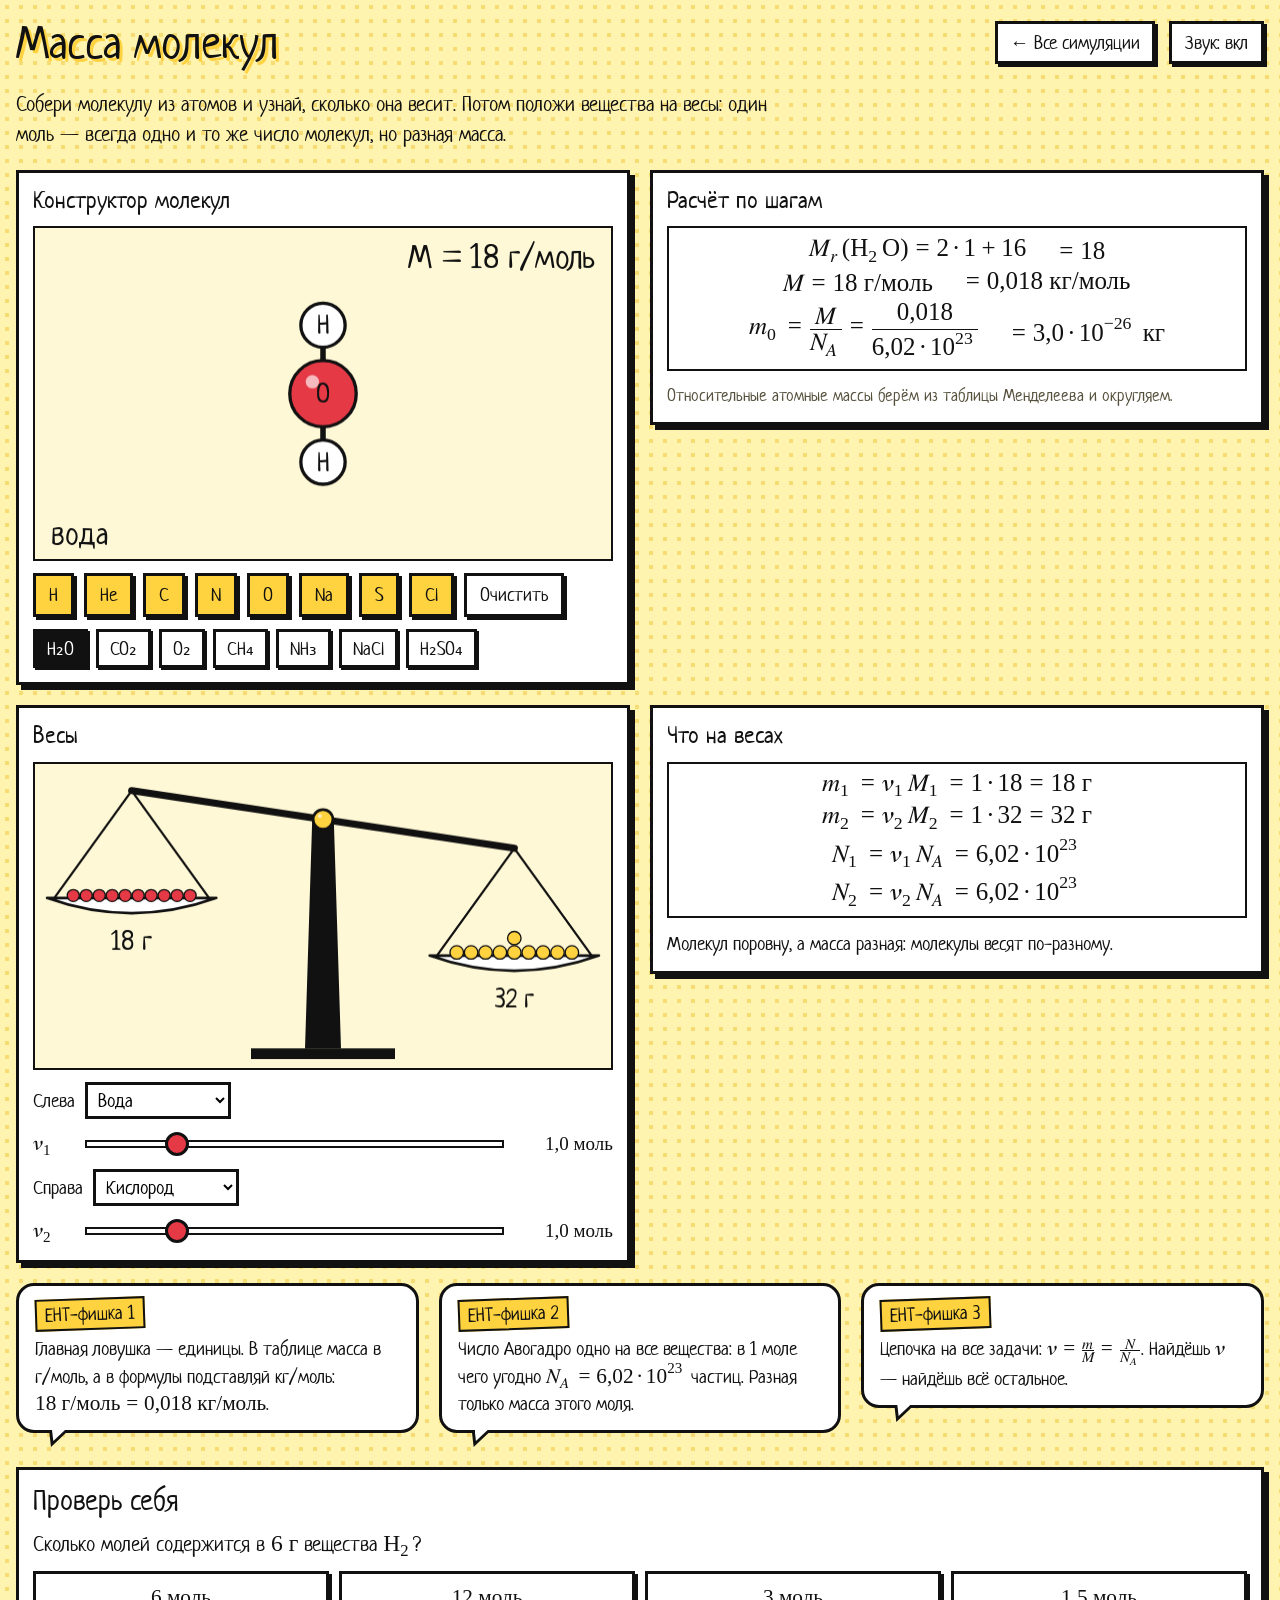
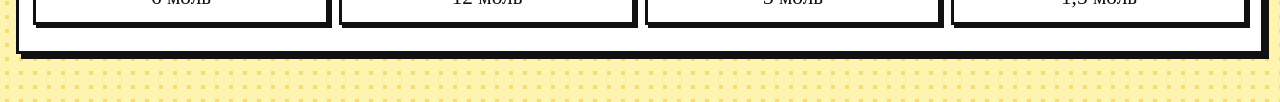
<file: 7-massa.html>
<!doctype html>
<html lang="ru">
<head>
<meta charset="utf-8">
<meta name="viewport" content="width=device-width,initial-scale=1,viewport-fit=cover">
<meta name="claude:viewport-fit-sides" content="cover">
<title>Масса молекул</title>
<style>
/* Шрифт Neucha (лицензия OFL) встроен прямо сюда, чтобы работал без интернета */
@font-face{font-family:'Neucha';font-style:normal;font-weight:400;font-display:swap;src:url([data-uri]) format('woff2');unicode-range:U+0301,U+0400-045F,U+0490-0491,U+04B0-04B1,U+2116}
@font-face{font-family:'Neucha';font-style:normal;font-weight:400;font-display:swap;src:url([data-uri]) format('woff2');unicode-range:U+0000-00FF,U+0131,U+0152-0153,U+02BB-02BC,U+02C6,U+02DA,U+02DC,U+0304,U+0308,U+0329,U+2000-206F,U+20AC,U+2122,U+2191,U+2193,U+2212,U+2215,U+FEFF,U+FFFD}
/* Комикс: жёлтая бумага с растром, чёрный контур, жёсткая тень. Одна тема — сознательно светлая. */
:root{
  --paper:#fff3b0; --dots:#f6dc73; --ink:#111; --panel:#fff; --soft:#fff8d6; --muted:#55503c;
  --yellow:#ffd23f; --red:#e63946; --blue:#1d6fe0; --green:#0e9a4c; --orange:#f77f00; --purple:#8e3fe0;
  --ui:"Neucha","Comic Sans MS","Segoe Print",cursive;
  --math:"Cambria Math","STIX Two Math","Latin Modern Math","Times New Roman",serif;
  color-scheme:light;
}
*{box-sizing:border-box}
[hidden]{display:none!important}
html{-webkit-text-size-adjust:100%}
body{margin:0;background-color:var(--paper);background-image:radial-gradient(var(--dots) 22%,transparent 24%);background-size:14px 14px;color:var(--ink);font:400 19px/1.45 var(--ui)}
.wrap{max-width:1320px;margin:0 auto;padding-block:16px 48px;padding-left:max(16px,env(safe-area-inset-left,0px));padding-right:max(16px,env(safe-area-inset-right,0px));display:grid;gap:20px}
h1,h2,h3{font-family:var(--ui);font-weight:400;margin:0;line-height:1.15;text-wrap:balance}
p{margin:0}
a{color:inherit}

/* Шапка */
.top{display:flex;flex-wrap:wrap;align-items:center;gap:10px 14px}
.top h1{flex:1 1 320px;min-width:0;font-size:clamp(30px,5vw,46px);text-shadow:3px 3px 0 var(--yellow)}
.top .no{display:inline-block;background:var(--red);color:#fff;border:3px solid var(--ink);padding:0 10px;margin-right:8px;transform:rotate(-4deg);text-shadow:none}
.lead{max-width:70ch;font-size:21px}

/* Панели-кадры */
.grid{display:grid;grid-template-columns:minmax(0,3fr) minmax(0,2fr);gap:20px;align-items:start}
.grid.even{grid-template-columns:minmax(0,1fr) minmax(0,1fr)}
@media (max-width:860px){.grid,.grid.even{grid-template-columns:minmax(0,1fr)}}
.col{display:grid;gap:20px;min-width:0}
.panel{background:var(--panel);border:3px solid var(--ink);box-shadow:5px 5px 0 var(--ink);padding:14px;min-width:0;display:grid;gap:12px;position:relative}
.panel>h2{font-size:24px}
.stage{position:relative;line-height:0;overflow:hidden}
.stage canvas{display:block;width:100%;height:auto;touch-action:none;background:var(--soft);border:2px solid var(--ink)}
.stage canvas.scrollable{touch-action:pan-y}
/* На компьютере холст вместе с кнопками помещается в высоту экрана */
@media (min-width:861px){.stage canvas{width:min(100%,calc(max(100vh - 350px,340px) * var(--ar,1.6)));margin-inline:auto}}
.hint{font-size:17px;color:var(--muted)}

/* Кнопки */
button{font:inherit;color:var(--ink);background:var(--yellow);border:3px solid var(--ink);box-shadow:3px 3px 0 var(--ink);padding:5px 13px;cursor:pointer;transition:transform .06s,box-shadow .06s}
button:hover{background:#ffe27a}
button:active{transform:translate(3px,3px);box-shadow:0 0 0 var(--ink)}
button:focus-visible,input:focus-visible,select:focus-visible,a:focus-visible{outline:3px solid var(--blue);outline-offset:2px}
button.ghost{background:#fff}
button.ghost:hover{background:var(--soft)}
.row{display:flex;flex-wrap:wrap;gap:8px 10px;align-items:center}
.seg{display:flex;flex-wrap:wrap;gap:6px 8px}
.seg button{background:#fff;padding:3px 11px;box-shadow:2px 2px 0 var(--ink)}
.seg button[aria-pressed="true"]{background:var(--ink);color:#fff}
.back{text-decoration:none;background:#fff;border:3px solid var(--ink);box-shadow:3px 3px 0 var(--ink);padding:5px 12px}
.back:hover{background:var(--soft)}

/* Ползунки */
.sl{display:grid;grid-template-columns:minmax(2.2em,auto) minmax(0,1fr) minmax(5.2em,auto);gap:10px;align-items:center}
.sl output{text-align:right;font-family:var(--math);font-size:19px;font-variant-numeric:tabular-nums;white-space:nowrap}
input[type=range]{-webkit-appearance:none;appearance:none;width:100%;height:30px;background:transparent;margin:0;cursor:pointer}
input[type=range]::-webkit-slider-runnable-track{height:8px;background:#fff;border:2px solid var(--ink)}
input[type=range]::-moz-range-track{height:5px;background:#fff;border:2px solid var(--ink)}
input[type=range]::-webkit-slider-thumb{-webkit-appearance:none;width:24px;height:24px;margin-top:-10px;border-radius:50%;background:var(--red);border:3px solid var(--ink)}
input[type=range]::-moz-range-thumb{width:18px;height:18px;border-radius:50%;background:var(--red);border:3px solid var(--ink)}
select{font:inherit;background:#fff;border:3px solid var(--ink);padding:3px 6px;max-width:100%}

/* Формулы: только математический шрифт, никакого комикса */
math{font-family:var(--math);font-style:normal;font-size:1.12em;color:inherit}
.formula{background:#fff;border:2px solid var(--ink);padding:10px 14px;overflow-x:auto;display:grid;grid-template-columns:minmax(0,1fr);gap:10px;line-height:1.3}
.formula math{font-size:clamp(19px,2.4vw,25px)}
.fline{display:flex;flex-wrap:wrap;justify-content:center;align-items:center;gap:6px 26px}
.c-x{color:var(--blue)} .c-v{color:var(--green)} .c-a{color:var(--red)} .c-ek{color:var(--orange)} .c-ep{color:var(--purple)}

/* Показания приборов */
.read{display:grid;grid-template-columns:repeat(auto-fit,minmax(120px,1fr));gap:8px}
.read>div{border:2px solid var(--ink);background:var(--soft);padding:4px 10px;display:flex;justify-content:space-between;align-items:baseline;gap:8px}
.read span{font-family:var(--math);font-size:20px;font-variant-numeric:tabular-nums;white-space:nowrap}

/* Фишки ЕНТ: реплики */
.tips{display:grid;grid-template-columns:repeat(auto-fit,minmax(260px,1fr));gap:22px 20px;align-items:start}
.bubble{position:relative;background:#fff;border:3px solid var(--ink);border-radius:18px;padding:12px 16px;margin-bottom:14px}
.bubble::after{content:"";position:absolute;left:30px;bottom:-17px;width:20px;height:17px;background:var(--ink);clip-path:polygon(0 0,100% 0,10% 100%)}
.bubble::before{content:"";position:absolute;left:33px;bottom:-11px;width:13px;height:11px;background:#fff;clip-path:polygon(0 0,100% 0,10% 100%);z-index:1}
.bubble b{font-weight:400;display:inline-block;background:var(--yellow);border:2px solid var(--ink);padding:0 8px;margin-bottom:6px;transform:rotate(-2deg)}

/* Проверь себя */
.quiz .q{font-size:21px}
.quiz .opts{display:grid;grid-template-columns:repeat(auto-fit,minmax(150px,1fr));gap:10px}
.quiz .opts button{background:#fff;min-height:54px}
.quiz .opts button.ok{background:#9be8b4}
.quiz .opts button.no{background:#ffb3b8}
.quiz .ex{background:var(--soft);border:2px dashed var(--ink);padding:10px 14px;overflow-x:auto}
.score{margin-left:auto;font-size:19px}

/* Звукоподражания */
.pow{position:absolute;z-index:5;pointer-events:none;padding:26px 34px;font:400 30px/1 var(--ui);color:#fff;text-shadow:2px 2px 0 var(--ink);white-space:nowrap;animation:pow .85s ease-out forwards;
  clip-path:polygon(50% 0,60% 18%,78% 4%,78% 26%,100% 22%,88% 42%,100% 58%,80% 62%,84% 88%,62% 76%,50% 100%,40% 78%,16% 92%,20% 66%,0 60%,14% 44%,0 24%,24% 26%,24% 4%,40% 18%)}
@keyframes pow{0%{transform:scale(.3) rotate(-14deg);opacity:0}18%{transform:scale(1.1) rotate(-5deg);opacity:1}70%{transform:scale(1) rotate(-5deg);opacity:1}100%{transform:scale(1.04) rotate(-5deg);opacity:0}}

/* Для интересующихся */
details{background:var(--soft);border:2px dashed var(--ink);padding:8px 14px}
details>summary{cursor:pointer}
details[open]>summary{margin-bottom:8px}

/* Меню */
.sec{font-size:30px;text-shadow:2px 2px 0 var(--yellow);margin-top:10px}
.cards{display:grid;grid-template-columns:repeat(auto-fit,minmax(280px,1fr));gap:22px}
.card{display:grid;grid-template-rows:auto 1fr;text-decoration:none;background:#fff;border:3px solid var(--ink);box-shadow:5px 5px 0 var(--ink);transition:transform .08s,box-shadow .08s}
.card:hover{transform:translate(-2px,-2px) rotate(-.5deg);box-shadow:8px 8px 0 var(--ink)}
.card svg{display:block;width:100%;height:auto;border-bottom:3px solid var(--ink)}
.card div{padding:10px 14px 14px;display:grid;gap:4px;align-content:start}
.card h2{font-size:25px}
.card p{font-size:18px;color:var(--muted)}
@media (prefers-reduced-motion:reduce){.pow{animation-duration:.01s;animation-fill-mode:none;display:none}.card,button{transition:none}}

</style>
</head>
<body data-title="Масса молекул">
<main class="wrap">
  <p class="lead">Собери молекулу из атомов и узнай, сколько она весит. Потом положи вещества на весы: один моль — всегда одно и то же число молекул, но разная масса.</p>
  <div class="grid even">
    <section class="panel">
      <h2>Конструктор молекул</h2>
      <div class="stage" id="host"><canvas id="cMol"></canvas></div>
      <div id="palette" class="row"></div>
      <div id="presets" class="row"></div>
    </section>
    <section class="panel"><h2>Расчёт по шагам</h2><div class="formula" id="fm"></div><p class="hint">Относительные атомные массы берём из таблицы Менделеева и округляем.</p></section>
  </div>
  <div class="grid even">
    <section class="panel">
      <h2>Весы</h2>
      <div class="stage" id="host2"><canvas id="cBal"></canvas></div>
      <div id="balCtrl" style="display:grid;gap:10px"></div>
    </section>
    <section class="panel"><h2>Что на весах</h2><div class="formula" id="fmBal"></div><p id="balMsg"></p></section>
  </div>
  <section class="tips">
    <div class="bubble tx"><b>ЕНТ-фишка 1</b><br>Главная ловушка — единицы. В таблице масса в г/моль, а в формулы подставляй кг/моль: $18\u{г/моль}=0,018\u{кг/моль}$.</div>
    <div class="bubble tx"><b>ЕНТ-фишка 2</b><br>Число Авогадро одно на все вещества: в 1 моле чего угодно $N_A=6,02\cdot 10^{23}$ частиц. Разная только масса этого моля.</div>
    <div class="bubble tx"><b>ЕНТ-фишка 3</b><br>Цепочка на все задачи: $ν=\frac{m}{M}=\frac{N}{N_A}$. Найдёшь $ν$ — найдёшь всё остальное.</div>
  </section>
  <div id="qz"></div>
</main>
<script>
'use strict';
// Общая основа симуляций: формулы (MathML), звуки (Web Audio), ползунки, холсты, задачи.
const C = (() => {
  /* ---------- Формулы: короткая запись вроде T = 2π\sqrt{\frac{m}{k}} превращается в MathML ---------- */
  function tex(s) {
    let i = 0;
    const esc = c => c.replace(/&/g, '&amp;').replace(/</g, '&lt;').replace(/>/g, '&gt;');
    const raw = () => { i++; let d = 1, st = i; while (i < s.length) { if (s[i] === '{') d++; if (s[i] === '}' && --d === 0) break; i++; } const r = s.slice(st, i); i++; return r; };
    const group = () => { i++; const r = seq('}'); i++; return r; };
    const SYM = { cdot: '·', approx: '≈', lt: '<', gt: '>', le: '≤', ge: '≥', to: '→', pm: '±', sim: '∼', ne: '≠', Rightarrow: '⇒', times: '×', div: '÷' };
    // Минус сразу после «=», скобки или в начале — это знак числа, без широких отступов
    const unary = (ch, at) => /(^|[=(,{:]|\\q)\s*$/.test(s.slice(0, at)) ? `<mo form="prefix" lspace="0" rspace="0">${ch}</mo>` : `<mo>${ch}</mo>`;
    function atom() {
      const c = s[i], at = i;
      if (c === '{') return `<mrow>${group()}</mrow>`;
      if (c === '\\') {
        const m = /^\\([a-zA-Z]+|.)/.exec(s.slice(i)); i += m[0].length; const n = m[1];
        if (n === 'frac') { const a = group(), b = group(); return `<mfrac><mrow>${a}</mrow><mrow>${b}</mrow></mfrac>`; }
        if (n === 'sqrt') return `<msqrt><mrow>${group()}</mrow></msqrt>`;
        if (n === 'vec') return `<mover accent="true"><mrow>${group()}</mrow><mo stretchy="false">→</mo></mover>`;
        if (n === 'u') return `<mrow><mspace width="0.25em"/><mtext>${esc(raw())}</mtext></mrow>`;
        if (n === 't') return `<mtext>${esc(raw())}</mtext>`;
        if (n === 'col') { const k = raw(); return `<mrow class="c-${k}">${group()}</mrow>`; }
        if (n === ',') return '<mspace width="0.2em"/>';
        if (n === 'q') return '<mspace width="1em"/>';
        if (['sin', 'cos', 'tg'].includes(n)) return `<mrow><mspace width="0.12em"/><mi>${n}</mi><mspace width="0.1em"/></mrow>`;
        if (n === 'pm') return unary('±', at);
        if (SYM[n]) return `<mo>${esc(SYM[n])}</mo>`;
        return `<mi>${esc(n)}</mi>`;
      }
      const num = /^\d+(,\d+)?/.exec(s.slice(i));
      if (num) { i += num[0].length; return `<mn>${num[0]}</mn>`; }
      const cyr = /^[А-Яа-яЁё]+/.exec(s.slice(i));
      if (cyr) { i += cyr[0].length; return `<mtext>${cyr[0]}</mtext>`; }
      i++;
      if (/[A-Za-zα-ωΑ-Ω]/.test(c)) return `<mi>${c}</mi>`;
      if (c === '-' || c === '−') return unary('−', at);
      if (c === '(' || c === ')') return `<mo stretchy="false" lspace="0" rspace="0">${c}</mo>`;
      if (c === '|') return '<mo stretchy="false" lspace="0" rspace="0">|</mo>';
      if (c === "'") return '<mo>′</mo>';
      return `<mo>${esc(c)}</mo>`;
    }
    function seq(end) {
      let out = '';
      while (i < s.length && s[i] !== end) {
        if (s[i] === ' ') { i++; continue; }
        const b = atom(); let sub = null, sup = null;
        while (s[i] === '_' || s[i] === '^') {
          const k = s[i++]; const v = s[i] === '{' ? `<mrow>${group()}</mrow>` : atom();
          if (k === '_') sub = v; else sup = v;
        }
        if (sub && sup) out += `<msubsup>${b}${sub}${sup}</msubsup>`;
        else if (sub) out += `<msub>${b}${sub}</msub>`;
        else if (sup) out += `<msup>${b}${sup}</msup>`;
        else out += b;
      }
      return out;
    }
    return seq();
  }
  const m = s => `<math>${tex(s)}</math>`;
  // Строка формул: \q — место, где длинная формула может перенестись на узком экране
  const md = s => `<div class="fline">${s.split('\\q').map(p => `<math displaystyle="true">${tex(p.replace(/,\s*$/, ''))}</math>`).join('')}</div>`;
  // Текст с формулами в знаках $...$
  const t = s => s.replace(/\$([^$]+)\$/g, (_, f) => m(f));
  const renderAll = (root = document) => root.querySelectorAll('.tx').forEach(el => { el.innerHTML = t(el.innerHTML.replace(/&amp;/g, '&')); el.classList.remove('tx'); });

  /* ---------- Числа ---------- */
  const fmt = (x, d = 2) => {
    if (!isFinite(x)) return '∞';
    const s = (+x).toFixed(d).replace('.', ',');
    return s.replace('-', '−').replace(/^−(0(,0*)?)$/, '$1');
  };
  // Экспоненциальная запись для $...$: 3,0·10^{-26}
  const sci = (x, d = 1) => {
    if (x === 0) return '0';
    const e = Math.floor(Math.log10(Math.abs(x))), a = x / 10 ** e;
    return `${fmt(a, d)}\\cdot 10^{${e}}`;
  };
  const trim = (x, d = 2) => { const s = fmt(x, d); return s.includes(',') ? s.replace(/0+$/, '').replace(/,$/, '') : s; };
  const pick = a => a[Math.floor(Math.random() * a.length)];
  const clamp = (x, a, b) => Math.max(a, Math.min(b, x));

  /* ---------- Звук ---------- */
  let ac = null, muted = false, master = null;
  try { muted = localStorage.getItem('comic-mute') === '1'; } catch (e) { /* хранилище недоступно */ }
  function unlock() {
    if (!ac) {
      const A = window.AudioContext || window.webkitAudioContext;
      if (!A) return;
      ac = new A(); master = ac.createGain(); master.gain.value = muted ? 0 : 1; master.connect(ac.destination);
    }
    if (ac.state === 'suspended') ac.resume();
  }
  addEventListener('pointerdown', unlock, { capture: true });
  addEventListener('keydown', unlock, { capture: true });
  function tone({ f = 440, to = null, dur = .15, type = 'sine', vol = .2, delay = 0 }) {
    if (!ac || muted) return;
    const o = ac.createOscillator(), g = ac.createGain(), t0 = ac.currentTime + delay;
    o.type = type; o.frequency.setValueAtTime(f, t0);
    if (to) o.frequency.exponentialRampToValueAtTime(to, t0 + dur);
    g.gain.setValueAtTime(0.0001, t0); g.gain.exponentialRampToValueAtTime(vol, t0 + .008); g.gain.exponentialRampToValueAtTime(0.0001, t0 + dur);
    o.connect(g); g.connect(master); o.start(t0); o.stop(t0 + dur + .02);
  }
  function noise({ dur = .2, vol = .15, f = 1500, q = .8, type = 'bandpass', to = null, delay = 0 }) {
    if (!ac || muted) return;
    const n = Math.floor(ac.sampleRate * dur), b = ac.createBuffer(1, n, ac.sampleRate), d = b.getChannelData(0);
    for (let i = 0; i < n; i++) d[i] = Math.random() * 2 - 1;
    const s = ac.createBufferSource(), fl = ac.createBiquadFilter(), g = ac.createGain(), t0 = ac.currentTime + delay;
    s.buffer = b; fl.type = type; fl.Q.value = q; fl.frequency.setValueAtTime(f, t0);
    if (to) fl.frequency.exponentialRampToValueAtTime(to, t0 + dur);
    g.gain.setValueAtTime(vol, t0); g.gain.exponentialRampToValueAtTime(0.0001, t0 + dur);
    s.connect(fl); fl.connect(g); g.connect(master); s.start(t0);
  }
  const sfx = {
    click() { tone({ f: 620, to: 380, dur: .06, type: 'square', vol: .06 }); },
    tick() { tone({ f: 1100, dur: .025, type: 'square', vol: .025 }); },
    soft(v = .04) { tone({ f: 700, dur: .05, vol: v }); },
    pop() { tone({ f: 220, to: 900, dur: .09, type: 'triangle', vol: .18 }); },
    boing(f = 180) { tone({ f: f * 2.2, to: f * .7, dur: .35, type: 'triangle', vol: .18 }); tone({ f: f * 3.1, to: f, dur: .25, vol: .08, delay: .02 }); },
    whoosh() { noise({ dur: .35, vol: .16, f: 500, to: 3000, q: 1.2 }); },
    psh() { noise({ dur: .55, vol: .14, f: 4000, to: 1200, q: .6 }); },
    clank() { tone({ f: 880, dur: .3, type: 'triangle', vol: .12 }); tone({ f: 1320, dur: .22, type: 'sine', vol: .07, delay: .01 }); noise({ dur: .05, vol: .1, f: 2500 }); },
    bump() { tone({ f: 150, to: 70, dur: .12, type: 'sine', vol: .25 }); noise({ dur: .05, vol: .08, f: 800 }); },
    ding() { tone({ f: 1320, dur: .5, vol: .12 }); tone({ f: 1980, dur: .35, vol: .05, delay: .01 }); },
    pluck(f) { tone({ f, dur: .28, type: 'triangle', vol: .06 }); },
    right() { [523, 659, 784, 1047].forEach((f, i) => tone({ f, dur: .16, type: 'triangle', vol: .14, delay: i * .08 })); },
    wrong() { tone({ f: 200, to: 90, dur: .4, type: 'sawtooth', vol: .09 }); },
    shout(vol = .2, delay = 0) { tone({ f: 420, to: 640, dur: .28, type: 'sawtooth', vol, delay }); tone({ f: 840, to: 1100, dur: .24, vol: vol * .4, delay }); },
  };
  // Непрерывный тон для симуляции звука
  function hum() {
    let o = null, g = null;
    return {
      on(f, vol) { if (!ac) unlock(); if (!ac || o) return; o = ac.createOscillator(); g = ac.createGain(); o.frequency.value = f; g.gain.setValueAtTime(0.0001, ac.currentTime); g.gain.exponentialRampToValueAtTime(Math.max(vol, .0002), ac.currentTime + .05); o.connect(g); g.connect(master); o.start(); },
      set(f, vol) { if (!o) return; o.frequency.setTargetAtTime(f, ac.currentTime, .02); g.gain.setTargetAtTime(Math.max(vol, .0001), ac.currentTime, .02); },
      off() { if (!o) return; g.gain.setTargetAtTime(.0001, ac.currentTime, .03); o.stop(ac.currentTime + .15); o = null; },
      get playing() { return !!o; },
    };
  }

  /* ---------- Каркас страницы ---------- */
  function header() {
    const b = document.body, top = document.createElement('header'); top.className = 'top';
    const inMenu = b.dataset.menu === '1';
    top.innerHTML = `<h1>${b.dataset.no ? `<span class="no">${b.dataset.no}</span>` : ''}${b.dataset.title}</h1>
      ${inMenu ? '' : '<a class="back" href="index.html">← Все симуляции</a>'}
      <button class="ghost" id="mute" aria-pressed="${muted}" type="button"></button>`;
    document.querySelector('.wrap').prepend(top);
    const btn = top.querySelector('#mute');
    const paint = () => { btn.textContent = muted ? 'Звук: выкл' : 'Звук: вкл'; btn.setAttribute('aria-pressed', muted); };
    paint();
    btn.onclick = () => {
      muted = !muted; unlock();
      if (master) master.gain.value = muted ? 0 : 1;
      try { localStorage.setItem('comic-mute', muted ? '1' : '0'); } catch (e) { /* без запоминания */ }
      paint(); sfx.click();
    };
    renderAll();
  }

  /* ---------- Элементы управления ---------- */
  function slider(parent, o) {
    const id = 's' + Math.random().toString(36).slice(2, 8), el = document.createElement('div'); el.className = 'sl';
    const toPos = v => o.log ? 1000 * Math.log(v / o.min) / Math.log(o.max / o.min) : v;
    const fromPos = p => o.log ? o.min * (o.max / o.min) ** (p / 1000) : +p;
    el.innerHTML = `<label for="${id}">${o.label.startsWith('$') ? t(o.label) : o.label}</label>
      <input id="${id}" type="range" min="${o.log ? 0 : o.min}" max="${o.log ? 1000 : o.max}" step="${o.log ? 1 : (o.step || 1)}" value="${toPos(o.value)}"><output></output>`;
    parent.appendChild(el);
    const inp = el.querySelector('input'), out = el.querySelector('output');
    let val = o.value, last = 0;
    const show = () => { out.textContent = (o.show ? o.show(val) : fmt(val, o.dec ?? 1)) + (o.unit ? ' ' + o.unit : ''); };
    inp.addEventListener('input', () => {
      val = fromPos(inp.value); show();
      const n = performance.now(); if (n - last > 60) { sfx.tick(); last = n; }
      o.on && o.on(val);
    });
    show();
    return { get v() { return val; }, set(x, silent) { val = x; inp.value = toPos(x); show(); if (!silent) o.on && o.on(val); }, el };
  }
  function seg(parent, opts, value, on, label) {
    const el = document.createElement('div'); el.className = 'seg'; el.setAttribute('role', 'group'); if (label) el.setAttribute('aria-label', label);
    const btns = opts.map(op => {
      const b = document.createElement('button'); b.type = 'button'; b.innerHTML = t(op.label); b.setAttribute('aria-pressed', op.value === value);
      b.onclick = () => { set(op.value); sfx.click(); on(op.value); };
      el.appendChild(b); return { b, op };
    });
    function set(v) { btns.forEach(x => x.b.setAttribute('aria-pressed', x.op.value === v)); }
    parent.appendChild(el);
    return { set, el };
  }
  function button(parent, text, on, cls) {
    const b = document.createElement('button'); b.type = 'button'; b.innerHTML = t(text); if (cls) b.className = cls;
    b.onclick = e => { sfx.click(); on(e); }; parent.appendChild(b); return b;
  }
  function readout(parent, items) {
    const el = document.createElement('div'); el.className = 'read'; const out = {};
    items.forEach(it => {
      const d = document.createElement('div'); d.innerHTML = `${m(it.tex)}<span></span>`;
      out[it.key] = d.querySelector('span'); if (it.color) out[it.key].style.color = it.color; el.appendChild(d);
    });
    parent.appendChild(el);
    let last = 0;
    return vals => {
      const n = performance.now(); if (n - last < 90) return; last = n;
      for (const k in vals) if (out[k].textContent !== vals[k]) out[k].textContent = vals[k];
    };
  }

  /* ---------- Холст ---------- */
  function stage(canvas, W, H, { draggable = true } = {}) {
    const g = canvas.getContext('2d');
    canvas.style.aspectRatio = W + ' / ' + H;
    canvas.style.setProperty('--ar', W / H);
    if (!draggable) canvas.classList.add('scrollable');
    let s = 1;
    function fit() {
      const cw = canvas.clientWidth || W, dpr = Math.min(window.devicePixelRatio || 1, 2.5);
      s = cw * dpr / W; canvas.width = Math.round(W * s); canvas.height = Math.round(H * s);
    }
    fit();
    if ('ResizeObserver' in window) new ResizeObserver(fit).observe(canvas); else addEventListener('resize', fit);
    return {
      g, W, H, canvas,
      begin() { g.setTransform(s, 0, 0, s, 0, 0); g.clearRect(0, 0, W, H); g.lineCap = 'round'; g.lineJoin = 'round'; },
      pos(e) { const r = canvas.getBoundingClientRect(); return { x: (e.clientX - r.left) * W / r.width, y: (e.clientY - r.top) * H / r.height }; },
    };
  }
  function drag(st, { hit, move, end, down }) {
    let on = false;
    st.canvas.addEventListener('pointerdown', e => { const p = st.pos(e); if (hit(p)) { on = true; st.canvas.setPointerCapture(e.pointerId); down && down(p); e.preventDefault(); } });
    st.canvas.addEventListener('pointermove', e => { if (on) move(st.pos(e)); });
    const up = e => { if (on) { on = false; end && end(st.pos(e)); } };
    st.canvas.addEventListener('pointerup', up); st.canvas.addEventListener('pointercancel', up);
  }
  function loop(fn) {
    let prev = performance.now(), T = 0;
    (function f(now) { const dt = Math.min((now - prev) / 1000, .05); prev = now; T += dt; fn(dt, T); requestAnimationFrame(f); })(prev);
  }
  const INK = '#111', COL = { x: '#1d6fe0', v: '#0e9a4c', a: '#e63946', ek: '#f77f00', ep: '#8e3fe0', ink: INK };
  function text(g, s, x, y, { size = 20, color = INK, align = 'left', base = 'alphabetic', font = 'Neucha, "Comic Sans MS", cursive' } = {}) {
    g.fillStyle = color; g.font = `${size}px ${font}`; g.textAlign = align; g.textBaseline = base; g.fillText(s, x, y);
  }
  // Подпись величины: курсив с нижним индексом, как в формулах
  function sym(g, base, sub, x, y, { size = 22, color = INK, align = 'left' } = {}) {
    const F = '"Cambria Math", "Times New Roman", serif';
    g.fillStyle = color; g.textBaseline = 'alphabetic'; g.textAlign = 'left';
    g.font = `italic ${size}px ${F}`; const w = g.measureText(base).width;
    g.font = `${size * .68}px ${F}`; const sw = sub ? g.measureText(sub).width : 0;
    const x0 = align === 'center' ? x - (w + sw) / 2 : align === 'right' ? x - w - sw : x;
    g.font = `italic ${size}px ${F}`; g.fillText(base, x0, y);
    if (sub) { g.font = `${size * .68}px ${F}`; g.fillText(sub, x0 + w + 1, y + size * .28); }
  }
  function arrow(g, x1, y1, x2, y2, color = INK, w = 4) {
    const L = Math.hypot(x2 - x1, y2 - y1); if (L < 2) return;
    const a = Math.atan2(y2 - y1, x2 - x1), h = Math.min(14, 7 + L * .2) + w;
    const bx = x2 - Math.cos(a) * h * .8, by = y2 - Math.sin(a) * h * .8;
    g.strokeStyle = color; g.lineWidth = w; g.beginPath(); g.moveTo(x1, y1); g.lineTo(bx, by); g.stroke();
    g.fillStyle = color; g.beginPath(); g.moveTo(x2, y2);
    g.lineTo(x2 - Math.cos(a - .45) * h, y2 - Math.sin(a - .45) * h);
    g.lineTo(x2 - Math.cos(a + .45) * h, y2 - Math.sin(a + .45) * h); g.closePath(); g.fill();
  }
  function line(g, x1, y1, x2, y2, color = INK, w = 2, dash = null) {
    g.strokeStyle = color; g.lineWidth = w; g.setLineDash(dash || []); g.beginPath(); g.moveTo(x1, y1); g.lineTo(x2, y2); g.stroke(); g.setLineDash([]);
  }
  function ball(g, x, y, r, fill, w = 3) {
    g.fillStyle = fill; g.strokeStyle = INK; g.lineWidth = w; g.beginPath(); g.arc(x, y, r, 0, 7); g.fill(); g.stroke();
    g.fillStyle = 'rgba(255,255,255,.65)'; g.beginPath(); g.arc(x - r * .32, y - r * .36, r * .2, 0, 7); g.fill();
  }
  function rect(g, x, y, w, h, fill, lw = 3) {
    g.fillStyle = fill; g.strokeStyle = INK; g.lineWidth = lw; g.fillRect(x, y, w, h); g.strokeRect(x, y, w, h);
  }
  function springPath(g, x1, y1, x2, y2, coils = 11, amp = 16, lw = 3) {
    const L = Math.hypot(x2 - x1, y2 - y1), ux = (x2 - x1) / L, uy = (y2 - y1) / L, px = -uy, py = ux, lead = 12;
    g.strokeStyle = INK; g.lineWidth = lw; g.beginPath(); g.moveTo(x1, y1);
    g.lineTo(x1 + ux * lead, y1 + uy * lead);
    const n = coils * 2, seg = (L - 2 * lead) / n;
    for (let i = 0; i < n; i++) {
      const d = lead + seg * (i + .5), o = (i % 2 ? -1 : 1) * amp;
      g.lineTo(x1 + ux * d + px * o, y1 + uy * d + py * o);
    }
    g.lineTo(x2 - ux * lead, y2 - uy * lead); g.lineTo(x2, y2); g.stroke();
  }
  // Лента-самописец: хранит точки и рисует их справа налево
  function tape(len = 400) {
    const buf = []; return { push(v) { buf.push(v); if (buf.length > len) buf.shift(); }, clear() { buf.length = 0; }, buf, len };
  }
  function axes(g, x, y, w, h, { zero = null, tLabel = 't' } = {}) {
    const y0 = zero ?? y + h;
    arrow(g, x, y0, x + w, y0, INK, 2); arrow(g, x, y + h, x, y, INK, 2);
    sym(g, tLabel, '', x + w - 12, y0 + 22, { size: 20 });
  }

  /* ---------- Вспышка-звукоподражание ---------- */
  function pow(host, word, color = '#e63946', at = null) {
    if (matchMedia('(prefers-reduced-motion: reduce)').matches) return;
    const el = document.createElement('div'); el.className = 'pow'; el.textContent = word; el.style.background = color;
    el.style.left = (at ? at.x : 10 + Math.random() * 45) + '%'; el.style.top = (at ? at.y : 6 + Math.random() * 30) + '%';
    host.appendChild(el); el.addEventListener('animationend', () => el.remove());
  }

  /* ---------- Задачи ---------- */
  function shuffle(a) { for (let i = a.length - 1; i > 0; i--) { const j = Math.floor(Math.random() * (i + 1)); [a[i], a[j]] = [a[j], a[i]]; } return a; }
  function quiz(parent, gens) {
    const el = document.createElement('section'); el.className = 'panel quiz';
    el.innerHTML = '<div class="row"><h2>Проверь себя</h2><span class="score" aria-live="polite"></span></div><div class="q"></div><div class="opts"></div><div class="ex" hidden></div><div class="row"><button type="button" class="nx" hidden>Следующая задача</button></div>';
    parent.appendChild(el);
    const q = el.querySelector('.q'), opts = el.querySelector('.opts'), ex = el.querySelector('.ex'), nx = el.querySelector('.nx'), sc = el.querySelector('.score');
    let right = 0, total = 0, n = Math.floor(Math.random() * gens.length);
    function ask() {
      const task = gens[n++ % gens.length]();
      q.innerHTML = t(task.q); ex.hidden = true; nx.hidden = true; opts.innerHTML = '';
      const list = shuffle([{ s: task.a, ok: true }, ...task.wrong.map(s => ({ s, ok: false }))]);
      list.forEach(o => {
        const b = document.createElement('button'); b.type = 'button'; b.innerHTML = t(o.s);
        b.onclick = () => {
          total++; if (o.ok) right++;
          [...opts.children].forEach((x, i) => { x.disabled = true; if (list[i].ok) x.classList.add('ok'); });
          if (!o.ok) b.classList.add('no');
          if (o.ok) { sfx.right(); pow(el, C.pick(['В ТОЧКУ!', 'ЕСТЬ!', 'БАМ!', 'ТОЧНО!']), '#0e9a4c', { x: 55, y: 2 }); } else { sfx.wrong(); pow(el, 'ОЙ!', '#e63946', { x: 60, y: 2 }); }
          ex.innerHTML = t(task.ex); ex.hidden = false; nx.hidden = false; sc.textContent = `Верно: ${right} из ${total}`;
        };
        opts.appendChild(b);
      });
    }
    nx.onclick = () => { sfx.click(); ask(); };
    ask();
  }

  return { tex, m, md, t, renderAll, fmt, sci, trim, pick, clamp, sfx, hum, header, slider, seg, button, readout, stage, drag, loop, COL, INK, text, sym, arrow, line, ball, rect, springPath, tape, axes, pow, quiz, shuffle };
})();

</script>
<script>
const { COL, fmt, trim, sci, sym, text, line, ball, md, sfx } = C;
const host = document.getElementById('host'), host2 = document.getElementById('host2');
const SM = C.stage(document.getElementById('cMol'), 520, 300, { draggable: false });
const SB = C.stage(document.getElementById('cBal'), 640, 340, { draggable: false });
const NA = 6.02e23;
const ATOMS = { H: { m: 1, c: '#ffffff', r: 20 }, He: { m: 4, c: '#ffd9ec', r: 24 }, C: { m: 12, c: '#555555', r: 30 }, N: { m: 14, c: '#6aa3ff', r: 30 }, O: { m: 16, c: '#e63946', r: 30 }, Na: { m: 23, c: '#c79bff', r: 36 }, S: { m: 32, c: '#ffd23f', r: 36 }, Cl: { m: 35.5, c: '#5fd38d', r: 36 } };
const ORDER = ['Na', 'C', 'H', 'N', 'S', 'O', 'Cl', 'He'];
const NAMES = { 'H2': 'водород', 'O2': 'кислород', 'N2': 'азот', 'H2O': 'вода', 'CO2': 'углекислый газ', 'CH4': 'метан', 'NH3': 'аммиак', 'NaCl': 'поваренная соль', 'He': 'гелий', 'CO': 'угарный газ', 'H2SO4': 'серная кислота', 'HCl': 'хлороводород', 'Cl2': 'хлор', 'SO2': 'сернистый газ', 'O3': 'озон', 'C2H6O': 'этиловый спирт' };
const PRESETS = { 'H₂O': { H: 2, O: 1 }, 'CO₂': { C: 1, O: 2 }, 'O₂': { O: 2 }, 'CH₄': { C: 1, H: 4 }, 'NH₃': { N: 1, H: 3 }, 'NaCl': { Na: 1, Cl: 1 }, 'H₂SO₄': { H: 2, S: 1, O: 4 } };
let mol = { H: 2, O: 1 }, birth = {};

const texName = c => Object.keys(c).filter(k => c[k]).sort((a, b) => ORDER.indexOf(a) - ORDER.indexOf(b)).map(k => `\\t{${k}}${c[k] > 1 ? `_{${c[k]}}` : ''}`).join('');
const key = c => { const hill = ['C', 'H', 'Na', 'N', 'S', 'O', 'Cl', 'He'].filter(k => c[k]); return ['H2SO4'].includes(hill.map(k => k + (c[k] > 1 ? c[k] : '')).join('')) ? 'H2SO4' : hill.map(k => k + (c[k] > 1 ? c[k] : '')).join(''); };
const massOf = c => Object.keys(c).reduce((s, k) => s + ATOMS[k].m * c[k], 0);
const count = c => Object.values(c).reduce((a, b) => a + b, 0);

const palette = document.getElementById('palette');
Object.keys(ATOMS).forEach(k => C.button(palette, k, () => { if (count(mol) >= 12) { sfx.wrong(); return; } mol[k] = (mol[k] || 0) + 1; sfx.pop(); updMol(); }));
C.button(palette, 'Очистить', () => { mol = {}; updMol(); }, 'ghost');
C.seg(document.getElementById('presets'), Object.keys(PRESETS).map(k => ({ label: k, value: k })), 'H₂O', v => { mol = { ...PRESETS[v] }; updMol(); }, 'Готовые молекулы');

function updMol() {
  const f = document.getElementById('fm'), M = massOf(mol);
  if (!count(mol)) { f.innerHTML = '<p style="font:inherit;margin:0">Нажми на атомы ниже, чтобы собрать молекулу.</p>'; return; }
  const sum = Object.keys(mol).sort((a, b) => ORDER.indexOf(a) - ORDER.indexOf(b)).map(k => mol[k] > 1 ? `${mol[k]}\\cdot ${trim(ATOMS[k].m, 1)}` : trim(ATOMS[k].m, 1)).join(' + ');
  const kg = M / 1000, m0 = kg / NA;
  f.innerHTML =
    md(`M_r(${texName(mol)}) = ${sum} \\q = ${trim(M, 1)}`) +
    md(`M = ${trim(M, 1)}\\u{г/моль} \\q = ${trim(kg, 4)}\\u{кг/моль}`) +
    md(`m_0 = \\frac{M}{N_A} = \\frac{${trim(kg, 4)}}{6,02\\cdot 10^{23}} \\q = ${sci(m0)}\\u{кг}`);
}
function drawMol() {
  const { g } = SM; SM.begin();
  const list = []; Object.keys(mol).sort((a, b) => ATOMS[b].r - ATOMS[a].r).forEach(k => { for (let i = 0; i < mol[k]; i++) list.push(k); });
  const cx = 260, cy = 150;
  if (!list.length) { text(g, 'Пока пусто', cx, cy + 8, { size: 28, align: 'center', color: '#55503c' }); return; }
  const n = list.length, ring = n === 1 ? 0 : n === 2 ? 34 : Math.max(62, 24 * n / Math.PI);
  const pos = list.map((k, i) => {
    if (n > 2 && i === 0) return { k, x: cx, y: cy };
    const q = n > 2 ? i - 1 : i, tot = n > 2 ? n - 1 : n, a = -Math.PI / 2 + q / tot * 2 * Math.PI + (n === 2 ? Math.PI / 2 : 0);
    return { k, x: cx + Math.cos(a) * ring, y: cy + Math.sin(a) * ring };
  });
  if (n > 2) pos.slice(1).forEach(p => line(g, cx, cy, p.x, p.y, C.INK, 5));
  [...pos].reverse().forEach(p => {
    const A = ATOMS[p.k]; ball(g, p.x, p.y, A.r * (n > 8 ? .7 : 1), A.c);
    text(g, p.k, p.x, p.y + 8, { size: 24, align: 'center', color: p.k === 'C' ? '#fff' : C.INK });
  });
  const nm = NAMES[key(mol)];
  text(g, nm || 'такой молекулы может и не быть', 14, 286, { size: 28, color: nm ? C.INK : '#55503c' });
  text(g, `M = ${trim(massOf(mol), 1)} г/моль`, 506, 36, { size: 30, align: 'right' });
}

// Весы
const SUBST = { 'H2': ['Водород', { H: 2 }], 'He': ['Гелий', { He: 1 }], 'H2O': ['Вода', { H: 2, O: 1 }], 'O2': ['Кислород', { O: 2 }], 'CO2': ['Углекислый газ', { C: 1, O: 2 }], 'NaCl': ['Соль', { Na: 1, Cl: 1 }] };
const SUP = { 0: '⁰', 1: '¹', 2: '²', 3: '³', 4: '⁴', 5: '⁵', 6: '⁶', 7: '⁷', 8: '⁸', 9: '⁹' };
const balCtrl = document.getElementById('balCtrl');
let left = 'H2O', right = 'O2', tilt = 0, settled = true;
function pan(label, val, on) {
  const r = document.createElement('div'); r.className = 'row'; const id = 'sel' + label;
  r.innerHTML = `<label for="${id}">${label}</label><select id="${id}">${Object.keys(SUBST).map(k => `<option value="${k}"${k === val ? ' selected' : ''}>${SUBST[k][0]}</option>`).join('')}</select>`;
  r.querySelector('select').onchange = e => { on(e.target.value); sfx.click(); updBal(); };
  balCtrl.appendChild(r);
}
pan('Слева', left, v => left = v);
const sL = C.slider(balCtrl, { label: '$ν_1$', unit: 'моль', min: .5, max: 3, step: .5, value: 1, dec: 1, on: updBal });
pan('Справа', right, v => right = v);
const sR = C.slider(balCtrl, { label: '$ν_2$', unit: 'моль', min: .5, max: 3, step: .5, value: 1, dec: 1, on: updBal });

function updBal() {
  const ML = massOf(SUBST[left][1]), MR = massOf(SUBST[right][1]), mL = ML * sL.v, mR = MR * sR.v;
  document.getElementById('fmBal').innerHTML =
    md(`m_1 = ν_1 M_1 = ${trim(sL.v, 1)}\\cdot ${trim(ML, 1)} = ${trim(mL, 1)}\\u{г}`) +
    md(`m_2 = ν_2 M_2 = ${trim(sR.v, 1)}\\cdot ${trim(MR, 1)} = ${trim(mR, 1)}\\u{г}`) +
    md(`N_1 = ν_1 N_A = ${sci(sL.v * NA, 2)}`) + md(`N_2 = ν_2 N_A = ${sci(sR.v * NA, 2)}`);
  const same = sL.v === sR.v;
  document.getElementById('balMsg').textContent = same
    ? (mL === mR ? 'Молекул поровну и масса равна.' : 'Молекул поровну, а масса разная: молекулы весят по-разному.')
    : 'Количество вещества разное, поэтому и молекул разное число.';
  settled = false;
}
function drawBal(dt) {
  const { g } = SB; SB.begin();
  const mL = massOf(SUBST[left][1]) * sL.v, mR = massOf(SUBST[right][1]) * sR.v;
  const target = C.clamp(Math.atan((mR - mL) / 45) * .5, -.32, .32);
  tilt += (target - tilt) * Math.min(1, dt * 5);
  if (!settled && Math.abs(target - tilt) < .004) { settled = true; sfx.clank(); if (Math.abs(target) > .02) C.pow(host2, 'БДЫЩ!', '#e63946', { x: target > 0 ? 62 : 8, y: 34 }); }
  const cx = 320, py = 62, B = 215;
  // стойка
  g.fillStyle = C.INK; g.beginPath(); g.moveTo(cx - 12, py); g.lineTo(cx + 12, py); g.lineTo(cx + 20, 318); g.lineTo(cx - 20, 318); g.closePath(); g.fill();
  g.fillRect(cx - 80, 318, 160, 12);
  const dx = Math.cos(tilt) * B, dy = Math.sin(tilt) * B;
  line(g, cx - dx, py - dy, cx + dx, py + dy, C.INK, 8);
  ball(g, cx, py, 11, '#ffd23f');
  panDraw(g, cx - dx, py - dy, left, sL.v, mL);
  panDraw(g, cx + dx, py + dy, right, sR.v, mR);
}
function panDraw(g, x, y, k, nu, mass) {
  const py = y + 120, wd = 86;
  line(g, x, y, x - wd, py, C.INK, 2.5); line(g, x, y, x + wd, py, C.INK, 2.5);
  g.fillStyle = '#fff'; g.strokeStyle = C.INK; g.lineWidth = 3; g.beginPath(); g.moveTo(x - wd - 8, py); g.lineTo(x + wd + 8, py); g.quadraticCurveTo(x, py + 34, x - wd - 8, py); g.fill(); g.stroke();
  // на чаше по 10 значков на каждый моль: число значков = число молекул
  const dots = Math.round(nu * 10), M = massOf(SUBST[k][1]), r = 3 + 5.5 * Math.cbrt(M / 58.5), col = M < 10 ? '#6aa3ff' : M < 30 ? '#e63946' : '#ffd23f';
  const perRow = Math.max(1, Math.floor(150 / (r * 2 + 1)));
  for (let i = 0; i < dots; i++) {
    const row = Math.floor(i / perRow), c = i % perRow, xx = x - (Math.min(perRow, dots - row * perRow) - 1) * (r + .5) + c * (2 * r + 1), yy = py + 4 - r - row * (2 * r + 1);
    g.fillStyle = col; g.strokeStyle = C.INK; g.lineWidth = 1.5; g.beginPath(); g.arc(xx, yy, r, 0, 7); g.fill(); g.stroke();
  }
  text(g, `${trim(mass, 1)} г`, x, py + 58, { size: 30, align: 'center' });
}

updMol(); updBal();
C.loop(dt => { drawMol(); drawBal(dt); });

const P = C.pick;
const BANK = [['H_2O', '\\t{H}_2\\t{O}', 18], ['CO_2', '\\t{CO}_2', 44], ['O_2', '\\t{O}_2', 32], ['CH_4', '\\t{CH}_4', 16], ['N_2', '\\t{N}_2', 28], ['NH_3', '\\t{NH}_3', 17], ['H_2', '\\t{H}_2', 2]];
C.quiz(document.getElementById('qz'), [
  () => { const [, f, M] = P(BANK);
    return { q: `Чему равна молярная масса $${f}$ в единицах СИ?`,
      a: `$${trim(M / 1000, 3)}\\u{кг/моль}$`, wrong: [`$${M}\\u{кг/моль}$`, `$${trim(M / 100, 2)}\\u{кг/моль}$`, `$${M * 1000}\\u{кг/моль}$`],
      ex: `$M_r=${M}$, поэтому $M=${M}\\u{г/моль}=${trim(M / 1000, 3)}\\u{кг/моль}$. Делим на 1000.` }; },
  () => { const [, f, M] = P(BANK), m0 = M / 1000 / NA;
    return { q: `Найди массу одной молекулы $${f}$. $N_A=6,02\\cdot 10^{23}\\u{моль}^{-1}$.`,
      a: `$${sci(m0)}\\u{кг}$`, wrong: [`$${sci(m0 * 1000)}\\u{кг}$`, `$${sci(m0 * 100)}\\u{кг}$`, `$${sci(M / 1000 * NA)}\\u{кг}$`],
      ex: `$m_0=\\frac{M}{N_A}=\\frac{${trim(M / 1000, 3)}}{6,02\\cdot 10^{23}}=${sci(m0)}\\u{кг}$.` }; },
  () => { const [, f, M] = P(BANK), nu = P([2, 3, 5, .5]), m = M * nu;
    return { q: `Сколько молей содержится в $${trim(m, 1)}\\u{г}$ вещества $${f}$?`,
      a: `$${trim(nu, 1)}\\u{моль}$`, wrong: [`$${trim(nu * 2, 1)}\\u{моль}$`, `$${trim(nu / 2, 2)}\\u{моль}$`, `$${trim(m * M, 1)}\\u{моль}$`],
      ex: `$ν=\\frac{m}{M}=\\frac{${trim(m, 1)}}{${M}}=${trim(nu, 1)}\\u{моль}$.` }; },
  () => { const nu = P([2, 3, 5, .5]), N = nu * NA;
    return { q: `Сколько молекул в $${trim(nu, 1)}\\u{моль}$ газа?`,
      a: `$${sci(N, 2)}$`, wrong: [`$${sci(N * 10, 2)}$`, `$${sci(NA / nu, 2)}$`, `$${sci(N / 10, 2)}$`],
      ex: `$N=νN_A=${trim(nu, 1)}\\cdot 6,02\\cdot 10^{23}=${sci(N, 2)}$.` }; },
  () => ({ q: 'В двух сосудах по 1 молю водорода и кислорода. Где больше молекул?',
      a: 'Поровну', wrong: ['В сосуде с кислородом', 'В сосуде с водородом', 'Зависит от объёма'],
      ex: 'В 1 моле любого вещества одинаковое число частиц — $N_A$. Масса разная: 2 г водорода и 32 г кислорода.' }),
]);
C.header();
</script>
</body>
</html>
</file>
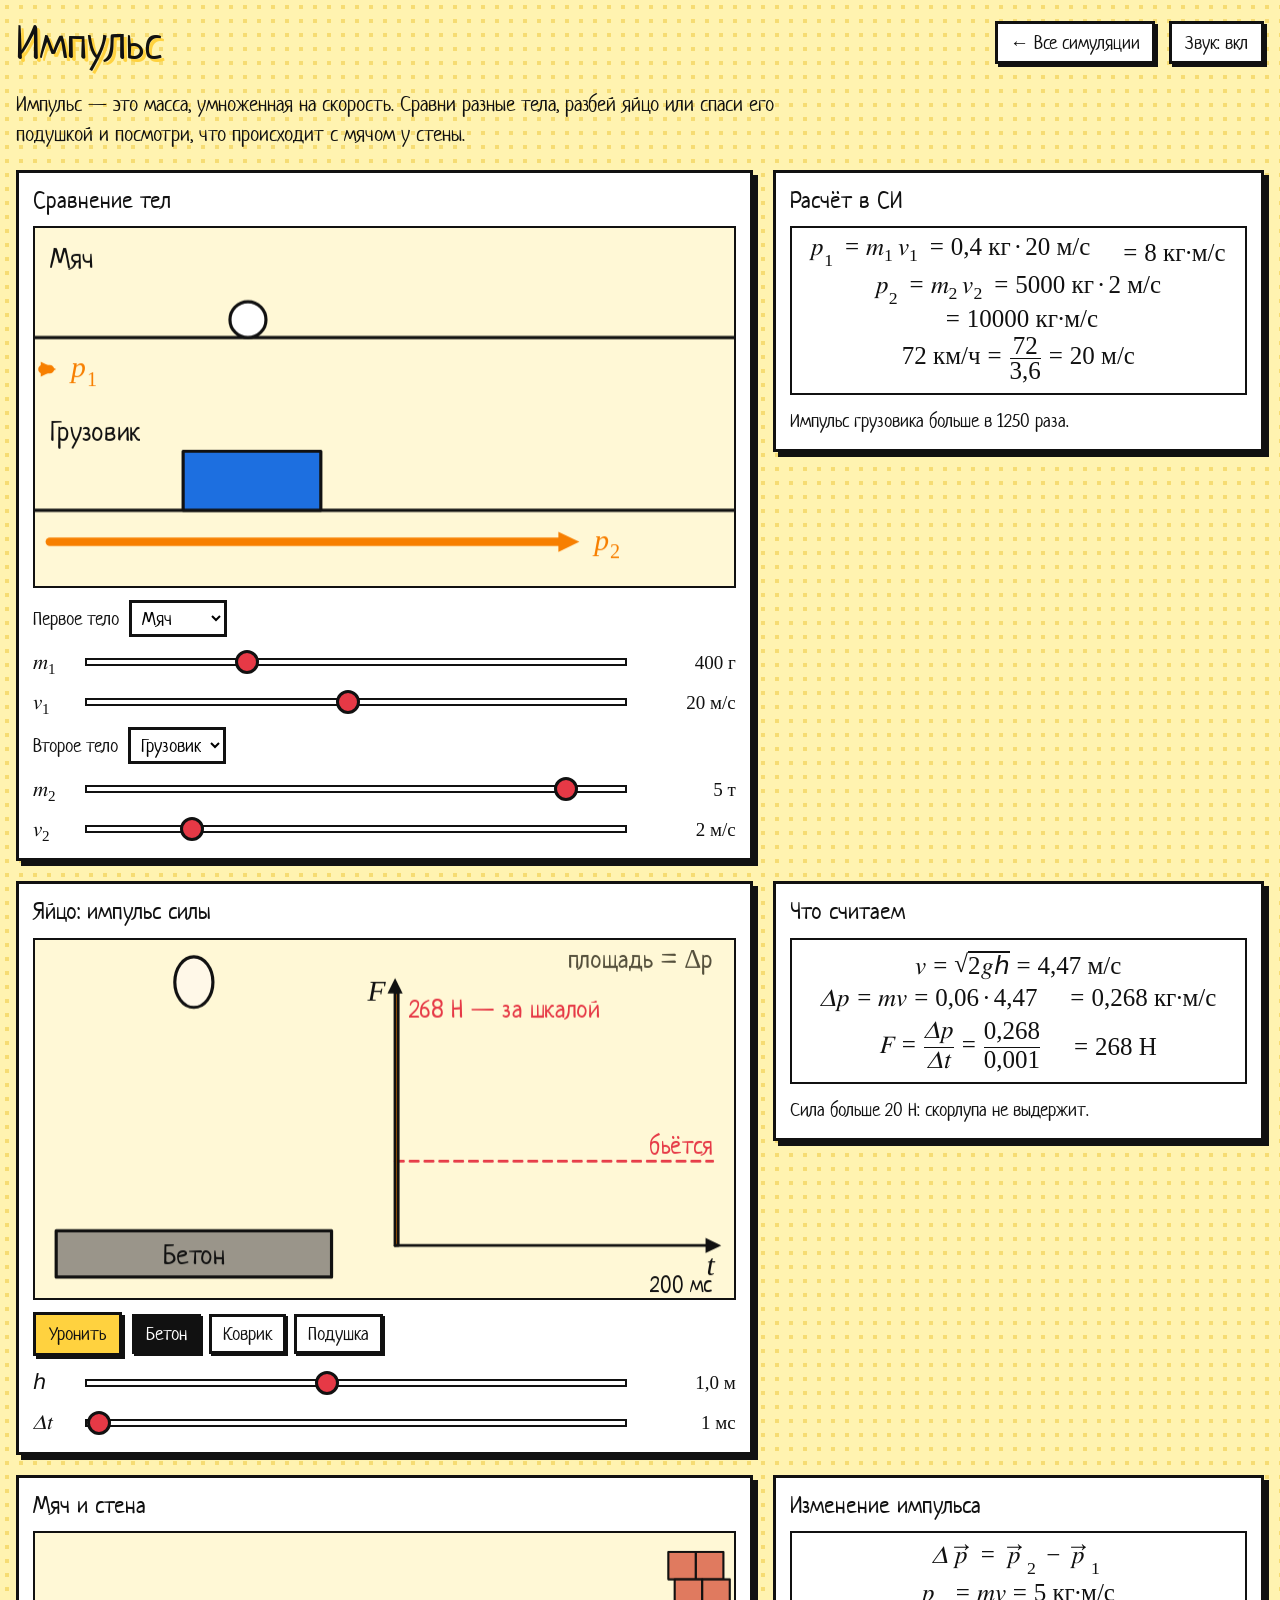
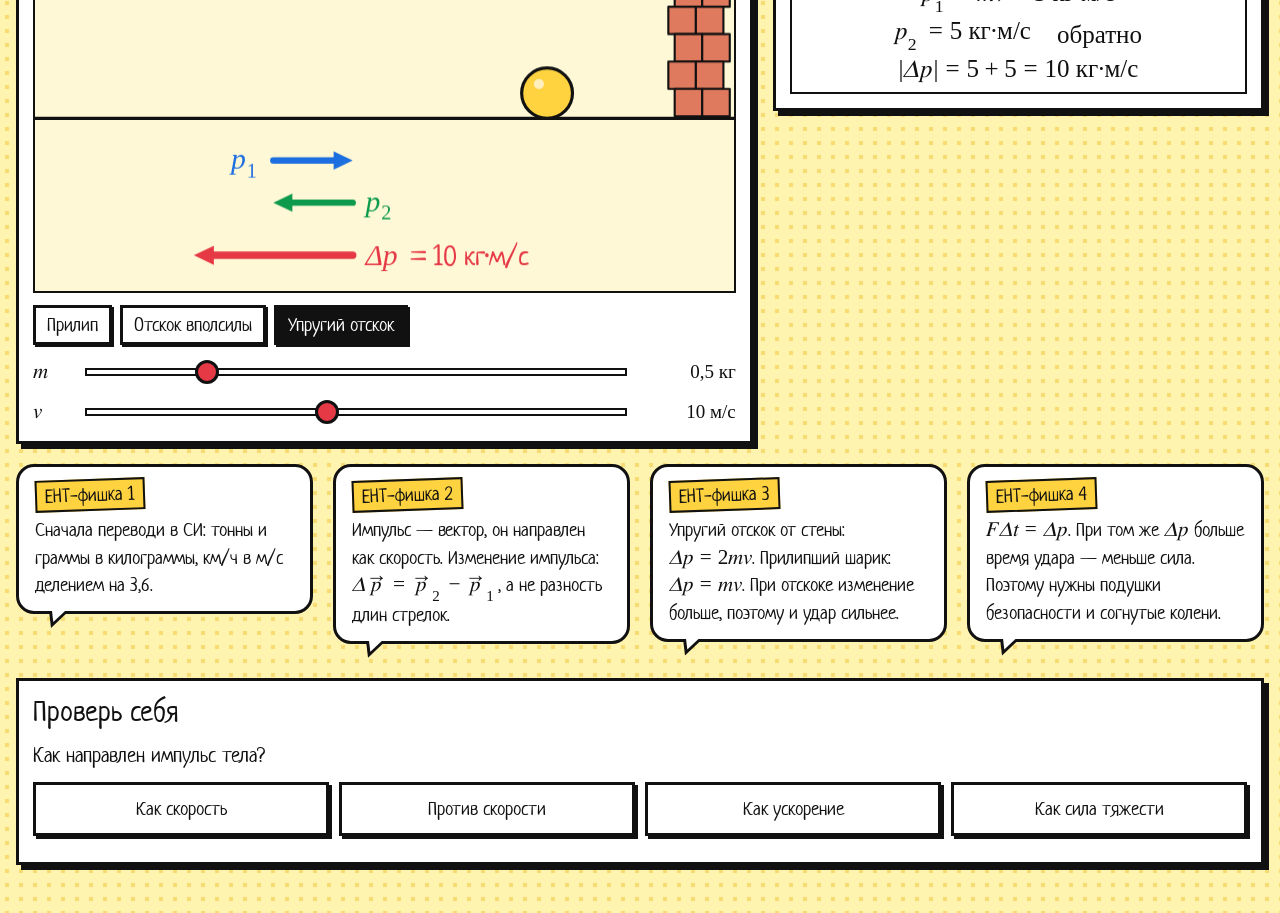
<file: impuls.html>
<!doctype html>
<html lang="ru">
<head>
<meta charset="utf-8">
<meta name="viewport" content="width=device-width,initial-scale=1,viewport-fit=cover">
<meta name="claude:viewport-fit-sides" content="cover">
<title>Импульс</title>
<style>
/* Шрифт Neucha (лицензия OFL) встроен прямо сюда, чтобы работал без интернета */
@font-face{font-family:'Neucha';font-style:normal;font-weight:400;font-display:swap;src:url([data-uri]) format('woff2');unicode-range:U+0301,U+0400-045F,U+0490-0491,U+04B0-04B1,U+2116}
@font-face{font-family:'Neucha';font-style:normal;font-weight:400;font-display:swap;src:url([data-uri]) format('woff2');unicode-range:U+0000-00FF,U+0131,U+0152-0153,U+02BB-02BC,U+02C6,U+02DA,U+02DC,U+0304,U+0308,U+0329,U+2000-206F,U+20AC,U+2122,U+2191,U+2193,U+2212,U+2215,U+FEFF,U+FFFD}
/* Комикс: жёлтая бумага с растром, чёрный контур, жёсткая тень. Одна тема — сознательно светлая. */
:root{
  --paper:#fff3b0; --dots:#f6dc73; --ink:#111; --panel:#fff; --soft:#fff8d6; --muted:#55503c;
  --yellow:#ffd23f; --red:#e63946; --blue:#1d6fe0; --green:#0e9a4c; --orange:#f77f00; --purple:#8e3fe0;
  --ui:"Neucha","Comic Sans MS","Segoe Print",cursive;
  --math:"Cambria Math","STIX Two Math","Latin Modern Math","Times New Roman",serif;
  color-scheme:light;
}
*{box-sizing:border-box}
[hidden]{display:none!important}
html{-webkit-text-size-adjust:100%}
body{margin:0;background-color:var(--paper);background-image:radial-gradient(var(--dots) 22%,transparent 24%);background-size:14px 14px;color:var(--ink);font:400 19px/1.45 var(--ui)}
.wrap{max-width:1320px;margin:0 auto;padding-block:16px 48px;padding-left:max(16px,env(safe-area-inset-left,0px));padding-right:max(16px,env(safe-area-inset-right,0px));display:grid;gap:20px}
h1,h2,h3{font-family:var(--ui);font-weight:400;margin:0;line-height:1.15;text-wrap:balance}
p{margin:0}
a{color:inherit}

/* Шапка */
.top{display:flex;flex-wrap:wrap;align-items:center;gap:10px 14px}
.top h1{flex:1 1 320px;min-width:0;font-size:clamp(30px,5vw,46px);text-shadow:3px 3px 0 var(--yellow)}
.top .no{display:inline-block;background:var(--red);color:#fff;border:3px solid var(--ink);padding:0 10px;margin-right:8px;transform:rotate(-4deg);text-shadow:none}
.lead{max-width:70ch;font-size:21px}

/* Панели-кадры */
.grid{display:grid;grid-template-columns:minmax(0,3fr) minmax(0,2fr);gap:20px;align-items:start}
.grid.even{grid-template-columns:minmax(0,1fr) minmax(0,1fr)}
@media (max-width:860px){.grid,.grid.even{grid-template-columns:minmax(0,1fr)}}
.col{display:grid;gap:20px;min-width:0}
.panel{background:var(--panel);border:3px solid var(--ink);box-shadow:5px 5px 0 var(--ink);padding:14px;min-width:0;display:grid;gap:12px;position:relative}
.panel>h2{font-size:24px}
.stage{position:relative;line-height:0;overflow:hidden}
.stage canvas{display:block;width:100%;height:auto;touch-action:none;background:var(--soft);border:2px solid var(--ink)}
.stage canvas.scrollable{touch-action:pan-y}
/* На компьютере холст вместе с кнопками помещается в высоту экрана */
@media (min-width:861px){.stage canvas{width:min(100%,calc(max(100vh - 350px,340px) * var(--ar,1.6)));margin-inline:auto}}
.hint{font-size:17px;color:var(--muted)}

/* Кнопки */
button{font:inherit;color:var(--ink);background:var(--yellow);border:3px solid var(--ink);box-shadow:3px 3px 0 var(--ink);padding:5px 13px;cursor:pointer;transition:transform .06s,box-shadow .06s}
button:hover{background:#ffe27a}
button:active{transform:translate(3px,3px);box-shadow:0 0 0 var(--ink)}
button:focus-visible,input:focus-visible,select:focus-visible,a:focus-visible{outline:3px solid var(--blue);outline-offset:2px}
button.ghost{background:#fff}
button.ghost:hover{background:var(--soft)}
.row{display:flex;flex-wrap:wrap;gap:8px 10px;align-items:center}
.seg{display:flex;flex-wrap:wrap;gap:6px 8px}
.seg button{background:#fff;padding:3px 11px;box-shadow:2px 2px 0 var(--ink)}
.seg button[aria-pressed="true"]{background:var(--ink);color:#fff}
.back{text-decoration:none;background:#fff;border:3px solid var(--ink);box-shadow:3px 3px 0 var(--ink);padding:5px 12px}
.back:hover{background:var(--soft)}

/* Ползунки */
.sl{display:grid;grid-template-columns:minmax(2.2em,auto) minmax(0,1fr) minmax(5.2em,auto);gap:10px;align-items:center}
.sl output{text-align:right;font-family:var(--math);font-size:19px;font-variant-numeric:tabular-nums;white-space:nowrap}
input[type=range]{-webkit-appearance:none;appearance:none;width:100%;height:30px;background:transparent;margin:0;cursor:pointer}
input[type=range]::-webkit-slider-runnable-track{height:8px;background:#fff;border:2px solid var(--ink)}
input[type=range]::-moz-range-track{height:5px;background:#fff;border:2px solid var(--ink)}
input[type=range]::-webkit-slider-thumb{-webkit-appearance:none;width:24px;height:24px;margin-top:-10px;border-radius:50%;background:var(--red);border:3px solid var(--ink)}
input[type=range]::-moz-range-thumb{width:18px;height:18px;border-radius:50%;background:var(--red);border:3px solid var(--ink)}
select{font:inherit;background:#fff;border:3px solid var(--ink);padding:3px 6px;max-width:100%}

/* Формулы: только математический шрифт, никакого комикса */
math{font-family:var(--math);font-style:normal;font-size:1.12em;color:inherit}
.formula{background:#fff;border:2px solid var(--ink);padding:10px 14px;overflow-x:auto;display:grid;grid-template-columns:minmax(0,1fr);gap:10px;line-height:1.3}
.formula math{font-size:clamp(19px,2.4vw,25px)}
.fline{display:flex;flex-wrap:wrap;justify-content:center;align-items:center;gap:6px 26px}
.c-x{color:var(--blue)} .c-v{color:var(--green)} .c-a{color:var(--red)} .c-ek{color:var(--orange)} .c-ep{color:var(--purple)}

/* Показания приборов */
.read{display:grid;grid-template-columns:repeat(auto-fit,minmax(120px,1fr));gap:8px}
.read>div{border:2px solid var(--ink);background:var(--soft);padding:4px 10px;display:flex;justify-content:space-between;align-items:baseline;gap:8px}
.read span{font-family:var(--math);font-size:20px;font-variant-numeric:tabular-nums;white-space:nowrap}

/* Фишки ЕНТ: реплики */
.tips{display:grid;grid-template-columns:repeat(auto-fit,minmax(260px,1fr));gap:22px 20px;align-items:start}
.bubble{position:relative;background:#fff;border:3px solid var(--ink);border-radius:18px;padding:12px 16px;margin-bottom:14px}
.bubble::after{content:"";position:absolute;left:30px;bottom:-17px;width:20px;height:17px;background:var(--ink);clip-path:polygon(0 0,100% 0,10% 100%)}
.bubble::before{content:"";position:absolute;left:33px;bottom:-11px;width:13px;height:11px;background:#fff;clip-path:polygon(0 0,100% 0,10% 100%);z-index:1}
.bubble b{font-weight:400;display:inline-block;background:var(--yellow);border:2px solid var(--ink);padding:0 8px;margin-bottom:6px;transform:rotate(-2deg)}

/* Проверь себя */
.quiz .q{font-size:21px}
.quiz .opts{display:grid;grid-template-columns:repeat(auto-fit,minmax(150px,1fr));gap:10px}
.quiz .opts button{background:#fff;min-height:54px}
.quiz .opts button.ok{background:#9be8b4}
.quiz .opts button.no{background:#ffb3b8}
.quiz .ex{background:var(--soft);border:2px dashed var(--ink);padding:10px 14px;overflow-x:auto}
.score{margin-left:auto;font-size:19px}

/* Звукоподражания */
.pow{position:absolute;z-index:5;pointer-events:none;padding:26px 34px;font:400 30px/1 var(--ui);color:#fff;text-shadow:2px 2px 0 var(--ink);white-space:nowrap;animation:pow .85s ease-out forwards;
  clip-path:polygon(50% 0,60% 18%,78% 4%,78% 26%,100% 22%,88% 42%,100% 58%,80% 62%,84% 88%,62% 76%,50% 100%,40% 78%,16% 92%,20% 66%,0 60%,14% 44%,0 24%,24% 26%,24% 4%,40% 18%)}
@keyframes pow{0%{transform:scale(.3) rotate(-14deg);opacity:0}18%{transform:scale(1.1) rotate(-5deg);opacity:1}70%{transform:scale(1) rotate(-5deg);opacity:1}100%{transform:scale(1.04) rotate(-5deg);opacity:0}}

/* Для интересующихся */
details{background:var(--soft);border:2px dashed var(--ink);padding:8px 14px}
details>summary{cursor:pointer}
details[open]>summary{margin-bottom:8px}

/* Меню */
.sec{font-size:30px;text-shadow:2px 2px 0 var(--yellow);margin-top:10px}
.cards{display:grid;grid-template-columns:repeat(auto-fit,minmax(280px,1fr));gap:22px}
.card{display:grid;grid-template-rows:auto 1fr;text-decoration:none;background:#fff;border:3px solid var(--ink);box-shadow:5px 5px 0 var(--ink);transition:transform .08s,box-shadow .08s}
.card:hover{transform:translate(-2px,-2px) rotate(-.5deg);box-shadow:8px 8px 0 var(--ink)}
.card svg{display:block;width:100%;height:auto;border-bottom:3px solid var(--ink)}
.card div{padding:10px 14px 14px;display:grid;gap:4px;align-content:start}
.card h2{font-size:25px}
.card p{font-size:18px;color:var(--muted)}
@media (prefers-reduced-motion:reduce){.pow{animation-duration:.01s;animation-fill-mode:none;display:none}.card,button{transition:none}}

</style>
</head>
<body data-title="Импульс">
<main class="wrap">
  <p class="lead">Импульс — это масса, умноженная на скорость. Сравни разные тела, разбей яйцо или спаси его подушкой и посмотри, что происходит с мячом у стены.</p>
  <div class="grid">
    <section class="panel">
      <h2>Сравнение тел</h2>
      <div class="stage"><canvas id="cCmp"></canvas></div>
      <div id="ctrlA" style="display:grid;gap:10px"></div>
    </section>
    <section class="panel"><h2>Расчёт в СИ</h2><div class="formula" id="fmCmp"></div><p id="cmpMsg"></p></section>
  </div>
  <div class="grid">
    <section class="panel">
      <h2>Яйцо: импульс силы</h2>
      <div class="stage" id="hostEgg"><canvas id="cEgg"></canvas></div>
      <div class="row" id="eggBtns"></div>
      <div id="ctrlEgg" style="display:grid;gap:10px"></div>
    </section>
    <section class="panel"><h2>Что считаем</h2><div class="formula" id="fmEgg"></div><p id="eggMsg"></p></section>
  </div>
  <div class="grid">
    <section class="panel">
      <h2>Мяч и стена</h2>
      <div class="stage" id="hostWall"><canvas id="cWall"></canvas></div>
      <div class="row" id="wallMode"></div>
      <div id="ctrlWall" style="display:grid;gap:10px"></div>
    </section>
    <section class="panel"><h2>Изменение импульса</h2><div class="formula" id="fmWall"></div></section>
  </div>
  <section class="tips">
    <div class="bubble tx"><b>ЕНТ-фишка 1</b><br>Сначала переводи в СИ: тонны и граммы в килограммы, км/ч в м/с делением на 3,6.</div>
    <div class="bubble tx"><b>ЕНТ-фишка 2</b><br>Импульс — вектор, он направлен как скорость. Изменение импульса: $Δ\vec{p}=\vec{p}_2-\vec{p}_1$, а не разность длин стрелок.</div>
    <div class="bubble tx"><b>ЕНТ-фишка 3</b><br>Упругий отскок от стены: $Δp=2mv$. Прилипший шарик: $Δp=mv$. При отскоке изменение больше, поэтому и удар сильнее.</div>
    <div class="bubble tx"><b>ЕНТ-фишка 4</b><br>$FΔt=Δp$. При том же $Δp$ больше время удара — меньше сила. Поэтому нужны подушки безопасности и согнутые колени.</div>
  </section>
  <div id="qz"></div>
</main>
<script>
'use strict';
// Общая основа симуляций: формулы (MathML), звуки (Web Audio), ползунки, холсты, задачи.
const C = (() => {
  /* ---------- Формулы: короткая запись вроде T = 2π\sqrt{\frac{m}{k}} превращается в MathML ---------- */
  function tex(s) {
    let i = 0;
    const esc = c => c.replace(/&/g, '&amp;').replace(/</g, '&lt;').replace(/>/g, '&gt;');
    const raw = () => { i++; let d = 1, st = i; while (i < s.length) { if (s[i] === '{') d++; if (s[i] === '}' && --d === 0) break; i++; } const r = s.slice(st, i); i++; return r; };
    const group = () => { i++; const r = seq('}'); i++; return r; };
    const SYM = { cdot: '·', approx: '≈', lt: '<', gt: '>', le: '≤', ge: '≥', to: '→', pm: '±', sim: '∼', ne: '≠', Rightarrow: '⇒', times: '×', div: '÷' };
    // Минус сразу после «=», скобки или в начале — это знак числа, без широких отступов
    const unary = (ch, at) => /(^|[=(,{:]|\\q)\s*$/.test(s.slice(0, at)) ? `<mo form="prefix" lspace="0" rspace="0">${ch}</mo>` : `<mo>${ch}</mo>`;
    function atom() {
      const c = s[i], at = i;
      if (c === '{') return `<mrow>${group()}</mrow>`;
      if (c === '\\') {
        const m = /^\\([a-zA-Z]+|.)/.exec(s.slice(i)); i += m[0].length; const n = m[1];
        if (n === 'frac') { const a = group(), b = group(); return `<mfrac><mrow>${a}</mrow><mrow>${b}</mrow></mfrac>`; }
        if (n === 'sqrt') return `<msqrt><mrow>${group()}</mrow></msqrt>`;
        if (n === 'vec') return `<mover accent="true"><mrow>${group()}</mrow><mo stretchy="false">→</mo></mover>`;
        if (n === 'u') return `<mrow><mspace width="0.25em"/><mtext>${esc(raw())}</mtext></mrow>`;
        if (n === 't') return `<mtext>${esc(raw())}</mtext>`;
        if (n === 'col') { const k = raw(); return `<mrow class="c-${k}">${group()}</mrow>`; }
        if (n === ',') return '<mspace width="0.2em"/>';
        if (n === 'q') return '<mspace width="1em"/>';
        if (['sin', 'cos', 'tg'].includes(n)) return `<mrow><mspace width="0.12em"/><mi>${n}</mi><mspace width="0.1em"/></mrow>`;
        if (n === 'pm') return unary('±', at);
        if (SYM[n]) return `<mo>${esc(SYM[n])}</mo>`;
        return `<mi>${esc(n)}</mi>`;
      }
      const num = /^\d+(,\d+)?/.exec(s.slice(i));
      if (num) { i += num[0].length; return `<mn>${num[0]}</mn>`; }
      const cyr = /^[А-Яа-яЁё]+/.exec(s.slice(i));
      if (cyr) { i += cyr[0].length; return `<mtext>${cyr[0]}</mtext>`; }
      i++;
      if (/[A-Za-zα-ωΑ-Ω]/.test(c)) return `<mi>${c}</mi>`;
      if (c === '-' || c === '−') return unary('−', at);
      if (c === '(' || c === ')') return `<mo stretchy="false" lspace="0" rspace="0">${c}</mo>`;
      if (c === '|') return '<mo stretchy="false" lspace="0" rspace="0">|</mo>';
      if (c === "'") return '<mo>′</mo>';
      return `<mo>${esc(c)}</mo>`;
    }
    function seq(end) {
      let out = '';
      while (i < s.length && s[i] !== end) {
        if (s[i] === ' ') { i++; continue; }
        const b = atom(); let sub = null, sup = null;
        while (s[i] === '_' || s[i] === '^') {
          const k = s[i++]; const v = s[i] === '{' ? `<mrow>${group()}</mrow>` : atom();
          if (k === '_') sub = v; else sup = v;
        }
        if (sub && sup) out += `<msubsup>${b}${sub}${sup}</msubsup>`;
        else if (sub) out += `<msub>${b}${sub}</msub>`;
        else if (sup) out += `<msup>${b}${sup}</msup>`;
        else out += b;
      }
      return out;
    }
    return seq();
  }
  const m = s => `<math>${tex(s)}</math>`;
  // Строка формул: \q — место, где длинная формула может перенестись на узком экране
  const md = s => `<div class="fline">${s.split('\\q').map(p => `<math displaystyle="true">${tex(p.replace(/,\s*$/, ''))}</math>`).join('')}</div>`;
  // Текст с формулами в знаках $...$
  const t = s => s.replace(/\$([^$]+)\$/g, (_, f) => m(f));
  const renderAll = (root = document) => root.querySelectorAll('.tx').forEach(el => { el.innerHTML = t(el.innerHTML.replace(/&amp;/g, '&')); el.classList.remove('tx'); });

  /* ---------- Числа ---------- */
  const fmt = (x, d = 2) => {
    if (!isFinite(x)) return '∞';
    const s = (+x).toFixed(d).replace('.', ',');
    return s.replace('-', '−').replace(/^−(0(,0*)?)$/, '$1');
  };
  // Экспоненциальная запись для $...$: 3,0·10^{-26}
  const sci = (x, d = 1) => {
    if (x === 0) return '0';
    const e = Math.floor(Math.log10(Math.abs(x))), a = x / 10 ** e;
    return `${fmt(a, d)}\\cdot 10^{${e}}`;
  };
  const trim = (x, d = 2) => { const s = fmt(x, d); return s.includes(',') ? s.replace(/0+$/, '').replace(/,$/, '') : s; };
  const pick = a => a[Math.floor(Math.random() * a.length)];
  const clamp = (x, a, b) => Math.max(a, Math.min(b, x));

  /* ---------- Звук ---------- */
  let ac = null, muted = false, master = null;
  try { muted = localStorage.getItem('comic-mute') === '1'; } catch (e) { /* хранилище недоступно */ }
  function unlock() {
    if (!ac) {
      const A = window.AudioContext || window.webkitAudioContext;
      if (!A) return;
      ac = new A(); master = ac.createGain(); master.gain.value = muted ? 0 : 1; master.connect(ac.destination);
    }
    if (ac.state === 'suspended') ac.resume();
  }
  addEventListener('pointerdown', unlock, { capture: true });
  addEventListener('keydown', unlock, { capture: true });
  function tone({ f = 440, to = null, dur = .15, type = 'sine', vol = .2, delay = 0 }) {
    if (!ac || muted) return;
    const o = ac.createOscillator(), g = ac.createGain(), t0 = ac.currentTime + delay;
    o.type = type; o.frequency.setValueAtTime(f, t0);
    if (to) o.frequency.exponentialRampToValueAtTime(to, t0 + dur);
    g.gain.setValueAtTime(0.0001, t0); g.gain.exponentialRampToValueAtTime(vol, t0 + .008); g.gain.exponentialRampToValueAtTime(0.0001, t0 + dur);
    o.connect(g); g.connect(master); o.start(t0); o.stop(t0 + dur + .02);
  }
  function noise({ dur = .2, vol = .15, f = 1500, q = .8, type = 'bandpass', to = null, delay = 0 }) {
    if (!ac || muted) return;
    const n = Math.floor(ac.sampleRate * dur), b = ac.createBuffer(1, n, ac.sampleRate), d = b.getChannelData(0);
    for (let i = 0; i < n; i++) d[i] = Math.random() * 2 - 1;
    const s = ac.createBufferSource(), fl = ac.createBiquadFilter(), g = ac.createGain(), t0 = ac.currentTime + delay;
    s.buffer = b; fl.type = type; fl.Q.value = q; fl.frequency.setValueAtTime(f, t0);
    if (to) fl.frequency.exponentialRampToValueAtTime(to, t0 + dur);
    g.gain.setValueAtTime(vol, t0); g.gain.exponentialRampToValueAtTime(0.0001, t0 + dur);
    s.connect(fl); fl.connect(g); g.connect(master); s.start(t0);
  }
  const sfx = {
    click() { tone({ f: 620, to: 380, dur: .06, type: 'square', vol: .06 }); },
    tick() { tone({ f: 1100, dur: .025, type: 'square', vol: .025 }); },
    soft(v = .04) { tone({ f: 700, dur: .05, vol: v }); },
    pop() { tone({ f: 220, to: 900, dur: .09, type: 'triangle', vol: .18 }); },
    boing(f = 180) { tone({ f: f * 2.2, to: f * .7, dur: .35, type: 'triangle', vol: .18 }); tone({ f: f * 3.1, to: f, dur: .25, vol: .08, delay: .02 }); },
    whoosh() { noise({ dur: .35, vol: .16, f: 500, to: 3000, q: 1.2 }); },
    psh() { noise({ dur: .55, vol: .14, f: 4000, to: 1200, q: .6 }); },
    clank() { tone({ f: 880, dur: .3, type: 'triangle', vol: .12 }); tone({ f: 1320, dur: .22, type: 'sine', vol: .07, delay: .01 }); noise({ dur: .05, vol: .1, f: 2500 }); },
    bump() { tone({ f: 150, to: 70, dur: .12, type: 'sine', vol: .25 }); noise({ dur: .05, vol: .08, f: 800 }); },
    ding() { tone({ f: 1320, dur: .5, vol: .12 }); tone({ f: 1980, dur: .35, vol: .05, delay: .01 }); },
    pluck(f) { tone({ f, dur: .28, type: 'triangle', vol: .06 }); },
    right() { [523, 659, 784, 1047].forEach((f, i) => tone({ f, dur: .16, type: 'triangle', vol: .14, delay: i * .08 })); },
    wrong() { tone({ f: 200, to: 90, dur: .4, type: 'sawtooth', vol: .09 }); },
    shout(vol = .2, delay = 0) { tone({ f: 420, to: 640, dur: .28, type: 'sawtooth', vol, delay }); tone({ f: 840, to: 1100, dur: .24, vol: vol * .4, delay }); },
  };
  // Непрерывный тон для симуляции звука
  function hum() {
    let o = null, g = null;
    return {
      on(f, vol) { if (!ac) unlock(); if (!ac || o) return; o = ac.createOscillator(); g = ac.createGain(); o.frequency.value = f; g.gain.setValueAtTime(0.0001, ac.currentTime); g.gain.exponentialRampToValueAtTime(Math.max(vol, .0002), ac.currentTime + .05); o.connect(g); g.connect(master); o.start(); },
      set(f, vol) { if (!o) return; o.frequency.setTargetAtTime(f, ac.currentTime, .02); g.gain.setTargetAtTime(Math.max(vol, .0001), ac.currentTime, .02); },
      off() { if (!o) return; g.gain.setTargetAtTime(.0001, ac.currentTime, .03); o.stop(ac.currentTime + .15); o = null; },
      get playing() { return !!o; },
    };
  }

  /* ---------- Каркас страницы ---------- */
  function header() {
    const b = document.body, top = document.createElement('header'); top.className = 'top';
    const inMenu = b.dataset.menu === '1';
    top.innerHTML = `<h1>${b.dataset.no ? `<span class="no">${b.dataset.no}</span>` : ''}${b.dataset.title}</h1>
      ${inMenu ? '' : '<a class="back" href="index.html">← Все симуляции</a>'}
      <button class="ghost" id="mute" aria-pressed="${muted}" type="button"></button>`;
    document.querySelector('.wrap').prepend(top);
    const btn = top.querySelector('#mute');
    const paint = () => { btn.textContent = muted ? 'Звук: выкл' : 'Звук: вкл'; btn.setAttribute('aria-pressed', muted); };
    paint();
    btn.onclick = () => {
      muted = !muted; unlock();
      if (master) master.gain.value = muted ? 0 : 1;
      try { localStorage.setItem('comic-mute', muted ? '1' : '0'); } catch (e) { /* без запоминания */ }
      paint(); sfx.click();
    };
    renderAll();
  }

  /* ---------- Элементы управления ---------- */
  function slider(parent, o) {
    const id = 's' + Math.random().toString(36).slice(2, 8), el = document.createElement('div'); el.className = 'sl';
    const toPos = v => o.log ? 1000 * Math.log(v / o.min) / Math.log(o.max / o.min) : v;
    const fromPos = p => o.log ? o.min * (o.max / o.min) ** (p / 1000) : +p;
    el.innerHTML = `<label for="${id}">${o.label.startsWith('$') ? t(o.label) : o.label}</label>
      <input id="${id}" type="range" min="${o.log ? 0 : o.min}" max="${o.log ? 1000 : o.max}" step="${o.log ? 1 : (o.step || 1)}" value="${toPos(o.value)}"><output></output>`;
    parent.appendChild(el);
    const inp = el.querySelector('input'), out = el.querySelector('output');
    let val = o.value, last = 0;
    const show = () => { out.textContent = (o.show ? o.show(val) : fmt(val, o.dec ?? 1)) + (o.unit ? ' ' + o.unit : ''); };
    inp.addEventListener('input', () => {
      val = fromPos(inp.value); show();
      const n = performance.now(); if (n - last > 60) { sfx.tick(); last = n; }
      o.on && o.on(val);
    });
    show();
    return { get v() { return val; }, set(x, silent) { val = x; inp.value = toPos(x); show(); if (!silent) o.on && o.on(val); }, el };
  }
  function seg(parent, opts, value, on, label) {
    const el = document.createElement('div'); el.className = 'seg'; el.setAttribute('role', 'group'); if (label) el.setAttribute('aria-label', label);
    const btns = opts.map(op => {
      const b = document.createElement('button'); b.type = 'button'; b.innerHTML = t(op.label); b.setAttribute('aria-pressed', op.value === value);
      b.onclick = () => { set(op.value); sfx.click(); on(op.value); };
      el.appendChild(b); return { b, op };
    });
    function set(v) { btns.forEach(x => x.b.setAttribute('aria-pressed', x.op.value === v)); }
    parent.appendChild(el);
    return { set, el };
  }
  function button(parent, text, on, cls) {
    const b = document.createElement('button'); b.type = 'button'; b.innerHTML = t(text); if (cls) b.className = cls;
    b.onclick = e => { sfx.click(); on(e); }; parent.appendChild(b); return b;
  }
  function readout(parent, items) {
    const el = document.createElement('div'); el.className = 'read'; const out = {};
    items.forEach(it => {
      const d = document.createElement('div'); d.innerHTML = `${m(it.tex)}<span></span>`;
      out[it.key] = d.querySelector('span'); if (it.color) out[it.key].style.color = it.color; el.appendChild(d);
    });
    parent.appendChild(el);
    let last = 0;
    return vals => {
      const n = performance.now(); if (n - last < 90) return; last = n;
      for (const k in vals) if (out[k].textContent !== vals[k]) out[k].textContent = vals[k];
    };
  }

  /* ---------- Холст ---------- */
  function stage(canvas, W, H, { draggable = true } = {}) {
    const g = canvas.getContext('2d');
    canvas.style.aspectRatio = W + ' / ' + H;
    canvas.style.setProperty('--ar', W / H);
    if (!draggable) canvas.classList.add('scrollable');
    let s = 1;
    function fit() {
      const cw = canvas.clientWidth || W, dpr = Math.min(window.devicePixelRatio || 1, 2.5);
      s = cw * dpr / W; canvas.width = Math.round(W * s); canvas.height = Math.round(H * s);
    }
    fit();
    if ('ResizeObserver' in window) new ResizeObserver(fit).observe(canvas); else addEventListener('resize', fit);
    return {
      g, W, H, canvas,
      begin() { g.setTransform(s, 0, 0, s, 0, 0); g.clearRect(0, 0, W, H); g.lineCap = 'round'; g.lineJoin = 'round'; },
      pos(e) { const r = canvas.getBoundingClientRect(); return { x: (e.clientX - r.left) * W / r.width, y: (e.clientY - r.top) * H / r.height }; },
    };
  }
  function drag(st, { hit, move, end, down }) {
    let on = false;
    st.canvas.addEventListener('pointerdown', e => { const p = st.pos(e); if (hit(p)) { on = true; st.canvas.setPointerCapture(e.pointerId); down && down(p); e.preventDefault(); } });
    st.canvas.addEventListener('pointermove', e => { if (on) move(st.pos(e)); });
    const up = e => { if (on) { on = false; end && end(st.pos(e)); } };
    st.canvas.addEventListener('pointerup', up); st.canvas.addEventListener('pointercancel', up);
  }
  function loop(fn) {
    let prev = performance.now(), T = 0;
    (function f(now) { const dt = Math.min((now - prev) / 1000, .05); prev = now; T += dt; fn(dt, T); requestAnimationFrame(f); })(prev);
  }
  const INK = '#111', COL = { x: '#1d6fe0', v: '#0e9a4c', a: '#e63946', ek: '#f77f00', ep: '#8e3fe0', ink: INK };
  function text(g, s, x, y, { size = 20, color = INK, align = 'left', base = 'alphabetic', font = 'Neucha, "Comic Sans MS", cursive' } = {}) {
    g.fillStyle = color; g.font = `${size}px ${font}`; g.textAlign = align; g.textBaseline = base; g.fillText(s, x, y);
  }
  // Подпись величины: курсив с нижним индексом, как в формулах
  function sym(g, base, sub, x, y, { size = 22, color = INK, align = 'left' } = {}) {
    const F = '"Cambria Math", "Times New Roman", serif';
    g.fillStyle = color; g.textBaseline = 'alphabetic'; g.textAlign = 'left';
    g.font = `italic ${size}px ${F}`; const w = g.measureText(base).width;
    g.font = `${size * .68}px ${F}`; const sw = sub ? g.measureText(sub).width : 0;
    const x0 = align === 'center' ? x - (w + sw) / 2 : align === 'right' ? x - w - sw : x;
    g.font = `italic ${size}px ${F}`; g.fillText(base, x0, y);
    if (sub) { g.font = `${size * .68}px ${F}`; g.fillText(sub, x0 + w + 1, y + size * .28); }
  }
  function arrow(g, x1, y1, x2, y2, color = INK, w = 4) {
    const L = Math.hypot(x2 - x1, y2 - y1); if (L < 2) return;
    const a = Math.atan2(y2 - y1, x2 - x1), h = Math.min(14, 7 + L * .2) + w;
    const bx = x2 - Math.cos(a) * h * .8, by = y2 - Math.sin(a) * h * .8;
    g.strokeStyle = color; g.lineWidth = w; g.beginPath(); g.moveTo(x1, y1); g.lineTo(bx, by); g.stroke();
    g.fillStyle = color; g.beginPath(); g.moveTo(x2, y2);
    g.lineTo(x2 - Math.cos(a - .45) * h, y2 - Math.sin(a - .45) * h);
    g.lineTo(x2 - Math.cos(a + .45) * h, y2 - Math.sin(a + .45) * h); g.closePath(); g.fill();
  }
  function line(g, x1, y1, x2, y2, color = INK, w = 2, dash = null) {
    g.strokeStyle = color; g.lineWidth = w; g.setLineDash(dash || []); g.beginPath(); g.moveTo(x1, y1); g.lineTo(x2, y2); g.stroke(); g.setLineDash([]);
  }
  function ball(g, x, y, r, fill, w = 3) {
    g.fillStyle = fill; g.strokeStyle = INK; g.lineWidth = w; g.beginPath(); g.arc(x, y, r, 0, 7); g.fill(); g.stroke();
    g.fillStyle = 'rgba(255,255,255,.65)'; g.beginPath(); g.arc(x - r * .32, y - r * .36, r * .2, 0, 7); g.fill();
  }
  function rect(g, x, y, w, h, fill, lw = 3) {
    g.fillStyle = fill; g.strokeStyle = INK; g.lineWidth = lw; g.fillRect(x, y, w, h); g.strokeRect(x, y, w, h);
  }
  function springPath(g, x1, y1, x2, y2, coils = 11, amp = 16, lw = 3) {
    const L = Math.hypot(x2 - x1, y2 - y1), ux = (x2 - x1) / L, uy = (y2 - y1) / L, px = -uy, py = ux, lead = 12;
    g.strokeStyle = INK; g.lineWidth = lw; g.beginPath(); g.moveTo(x1, y1);
    g.lineTo(x1 + ux * lead, y1 + uy * lead);
    const n = coils * 2, seg = (L - 2 * lead) / n;
    for (let i = 0; i < n; i++) {
      const d = lead + seg * (i + .5), o = (i % 2 ? -1 : 1) * amp;
      g.lineTo(x1 + ux * d + px * o, y1 + uy * d + py * o);
    }
    g.lineTo(x2 - ux * lead, y2 - uy * lead); g.lineTo(x2, y2); g.stroke();
  }
  // Лента-самописец: хранит точки и рисует их справа налево
  function tape(len = 400) {
    const buf = []; return { push(v) { buf.push(v); if (buf.length > len) buf.shift(); }, clear() { buf.length = 0; }, buf, len };
  }
  function axes(g, x, y, w, h, { zero = null, tLabel = 't' } = {}) {
    const y0 = zero ?? y + h;
    arrow(g, x, y0, x + w, y0, INK, 2); arrow(g, x, y + h, x, y, INK, 2);
    sym(g, tLabel, '', x + w - 12, y0 + 22, { size: 20 });
  }

  /* ---------- Вспышка-звукоподражание ---------- */
  function pow(host, word, color = '#e63946', at = null) {
    if (matchMedia('(prefers-reduced-motion: reduce)').matches) return;
    const el = document.createElement('div'); el.className = 'pow'; el.textContent = word; el.style.background = color;
    el.style.left = (at ? at.x : 10 + Math.random() * 45) + '%'; el.style.top = (at ? at.y : 6 + Math.random() * 30) + '%';
    host.appendChild(el); el.addEventListener('animationend', () => el.remove());
  }

  /* ---------- Задачи ---------- */
  function shuffle(a) { for (let i = a.length - 1; i > 0; i--) { const j = Math.floor(Math.random() * (i + 1)); [a[i], a[j]] = [a[j], a[i]]; } return a; }
  function quiz(parent, gens) {
    const el = document.createElement('section'); el.className = 'panel quiz';
    el.innerHTML = '<div class="row"><h2>Проверь себя</h2><span class="score" aria-live="polite"></span></div><div class="q"></div><div class="opts"></div><div class="ex" hidden></div><div class="row"><button type="button" class="nx" hidden>Следующая задача</button></div>';
    parent.appendChild(el);
    const q = el.querySelector('.q'), opts = el.querySelector('.opts'), ex = el.querySelector('.ex'), nx = el.querySelector('.nx'), sc = el.querySelector('.score');
    let right = 0, total = 0, n = Math.floor(Math.random() * gens.length);
    function ask() {
      const task = gens[n++ % gens.length]();
      q.innerHTML = t(task.q); ex.hidden = true; nx.hidden = true; opts.innerHTML = '';
      const list = shuffle([{ s: task.a, ok: true }, ...task.wrong.map(s => ({ s, ok: false }))]);
      list.forEach(o => {
        const b = document.createElement('button'); b.type = 'button'; b.innerHTML = t(o.s);
        b.onclick = () => {
          total++; if (o.ok) right++;
          [...opts.children].forEach((x, i) => { x.disabled = true; if (list[i].ok) x.classList.add('ok'); });
          if (!o.ok) b.classList.add('no');
          if (o.ok) { sfx.right(); pow(el, C.pick(['В ТОЧКУ!', 'ЕСТЬ!', 'БАМ!', 'ТОЧНО!']), '#0e9a4c', { x: 55, y: 2 }); } else { sfx.wrong(); pow(el, 'ОЙ!', '#e63946', { x: 60, y: 2 }); }
          ex.innerHTML = t(task.ex); ex.hidden = false; nx.hidden = false; sc.textContent = `Верно: ${right} из ${total}`;
        };
        opts.appendChild(b);
      });
    }
    nx.onclick = () => { sfx.click(); ask(); };
    ask();
  }

  return { tex, m, md, t, renderAll, fmt, sci, trim, pick, clamp, sfx, hum, header, slider, seg, button, readout, stage, drag, loop, COL, INK, text, sym, arrow, line, ball, rect, springPath, tape, axes, pow, quiz, shuffle };
})();

</script>
<script>
const { COL, fmt, trim, sci, sym, text, line, arrow, ball, md, sfx } = C;
const G = 10;

/* ---------- Сравнение тел ---------- */
const BODIES = {
  bullet: { n: 'Пуля', gen: 'пули', m: .009, v: 800, c: '#9a958a', w: 34, h: 14 },
  ball: { n: 'Мяч', gen: 'мяча', m: .4, v: 20, c: '#ffffff', w: 34, h: 34, round: true },
  human: { n: 'Человек', gen: 'человека', m: 60, v: 5, c: '#ffd23f', w: 30, h: 56 },
  car: { n: 'Машина', gen: 'машины', m: 1500, v: 20, c: '#e63946', w: 92, h: 38 },
  truck: { n: 'Грузовик', gen: 'грузовика', m: 5000, v: 2, c: '#1d6fe0', w: 130, h: 56 },
};
const SC = C.stage(document.getElementById('cCmp'), 660, 340, { draggable: false });
const showM = v => v >= 1000 ? trim(v / 1000, 2) + ' т' : v < 1 ? trim(v * 1000, 0) + ' г' : trim(v, 1) + ' кг';
const lanes = [{ k: 'ball', x: 90 }, { k: 'truck', x: 90 }];
function lane(i, title) {
  const box = document.getElementById('ctrlA'), L = lanes[i], row = document.createElement('div'); row.className = 'row';
  row.innerHTML = `<label for="sel${i}">${title}</label><select id="sel${i}">${Object.keys(BODIES).map(k => `<option value="${k}"${k === L.k ? ' selected' : ''}>${BODIES[k].n}</option>`).join('')}</select>`;
  box.appendChild(row);
  L.m = C.slider(box, { label: `$m_${i + 1}$`, min: .005, max: 20000, log: true, value: BODIES[L.k].m, show: showM, on: updCmp });
  L.v = C.slider(box, { label: `$v_${i + 1}$`, unit: 'м/с', min: .5, max: 1000, log: true, value: BODIES[L.k].v, show: v => trim(v, v < 10 ? 1 : 0), on: updCmp });
  row.querySelector('select').onchange = e => { L.k = e.target.value; L.m.set(BODIES[L.k].m, true); L.v.set(BODIES[L.k].v, true); sfx.pop(); updCmp(); };
}
lane(0, 'Первое тело'); lane(1, 'Второе тело');
function updCmp() {
  const [a, b] = lanes, pa = a.m.v * a.v.v, pb = b.m.v * b.v.v;
  const row = (i, L, p) => md(`p_${i} = m_${i} v_${i} = ${trim(L.m.v, L.m.v < 1 ? 3 : 1)}\\u{кг}\\cdot ${trim(L.v.v, 1)}\\u{м/с} \\q = ${p >= 100 ? trim(p, 0) : trim(p, 2)}\\u{кг·м/с}`);
  document.getElementById('fmCmp').innerHTML = row(1, a, pa) + row(2, b, pb) +
    md(`${trim(a.v.v * 3.6, 0)}\\u{км/ч} = \\frac{${trim(a.v.v * 3.6, 0)}}{3,6} = ${trim(a.v.v, 1)}\\u{м/с}`);
  const big = Math.max(pa, pb) / Math.min(pa, pb);
  document.getElementById('cmpMsg').textContent = big < 1.05 ? 'Импульсы почти равны.' : `Импульс ${BODIES[pa > pb ? a.k : b.k].gen} больше в ${big >= 100 ? Math.round(big) : trim(big, 1)} раза.`;
}
function drawCmp(dt) {
  const { g } = SC; SC.begin();
  const [a, b] = lanes, pa = a.m.v * a.v.v, pb = b.m.v * b.v.v, mx = Math.max(pa, pb);
  [[a, pa, 12], [b, pb, 176]].forEach(([L, p, y], i) => {
    const B = BODIES[L.k];
    L.x += (20 + 42 * Math.log10(L.v.v + 1)) * dt; if (L.x > 690) L.x = -B.w;
    line(g, 0, y + 92, 660, y + 92, C.INK, 3);
    if (B.round) ball(g, L.x + B.w / 2, y + 92 - B.h / 2, B.h / 2, B.c); else C.rect(g, L.x, y + 92 - B.h, B.w, B.h, B.c);
    text(g, B.n, 14, y + 26, { size: 26 });
    const len = Math.max(6, p / mx * 500);
    arrow(g, 14, y + 122, 14 + len, y + 122, COL.ek, 8);
    sym(g, 'p', String(i + 1), 28 + Math.min(len, 540), y + 130, { size: 28, color: COL.ek });
  });
}

/* ---------- Яйцо ---------- */
const SE = C.stage(document.getElementById('cEgg'), 660, 340, { draggable: false });
const hostEgg = document.getElementById('hostEgg');
const SURF = { 'Бетон': { t: 1, c: '#9a958a' }, 'Коврик': { t: 12, c: '#7cc6b4' }, 'Подушка': { t: 100, c: '#ffc4e1' } };
const EGG_M = .06, BREAK_F = 20;
let surf = 'Бетон', egg = null;
const ctrlEgg = document.getElementById('ctrlEgg');
const sH = C.slider(ctrlEgg, { label: '$h$', unit: 'м', min: .2, max: 2, step: .1, value: 1, dec: 1, on: updEgg });
const sDt = C.slider(ctrlEgg, { label: '$Δt$', unit: 'мс', min: 1, max: 200, log: true, value: 1, show: v => trim(v, v < 10 ? 1 : 0), on: updEgg });
const eggBtns = document.getElementById('eggBtns');
C.button(eggBtns, 'Уронить', dropEgg);
C.seg(eggBtns, Object.keys(SURF).map(k => ({ label: k, value: k })), surf, v => { surf = v; sDt.set(SURF[v].t, true); updEgg(); dropEgg(); }, 'Поверхность');
function eggCalc() { const v = Math.sqrt(2 * G * sH.v), dp = EGG_M * v, F = dp / (sDt.v / 1000); return { v, dp, F }; }
function updEgg() {
  const { v, dp, F } = eggCalc();
  document.getElementById('fmEgg').innerHTML =
    md(`v = \\sqrt{2gh} = ${fmt(v)}\\u{м/с}`) +
    md(`Δp = mv = 0,06\\cdot ${fmt(v)} \\q = ${fmt(dp, 3)}\\u{кг·м/с}`) +
    md(`F = \\frac{Δp}{Δt} = \\frac{${fmt(dp, 3)}}{${trim(sDt.v / 1000, 4)}} \\q = ${F >= 100 ? trim(F, 0) : fmt(F, 1)}\\u{Н}`);
  document.getElementById('eggMsg').textContent = F > BREAK_F ? `Сила больше ${BREAK_F} Н: скорлупа не выдержит.` : `Сила меньше ${BREAK_F} Н: яйцо останется целым.`;
  if (!egg || egg.state === 'done') egg = { state: 'idle', y: 0, v: 0, t: 0 };
}
function dropEgg() { egg = { state: 'fall', y: 0, v: 0, t: 0, broke: false }; sfx.whoosh(); }
function drawEgg(dt) {
  const { g } = SE; SE.begin();
  const floor = 276, top = 40, ex = 150, S = SURF[surf], { F, dp } = eggCalc(), span = floor - top - 22;
  g.fillStyle = S.c; g.fillRect(20, floor, 260, 44); g.strokeStyle = C.INK; g.lineWidth = 3; g.strokeRect(20, floor, 260, 44);
  text(g, surf, 150, floor + 32, { size: 26, align: 'center' });
  let py = top, squash = 1;
  if (egg.state === 'fall') {
    egg.t += dt; const prog = Math.min(1, (egg.t / .75) ** 2); py = top + span * prog;
    if (prog >= 1) { egg.state = 'hit'; egg.t = 0; egg.broke = F > BREAK_F; if (egg.broke) { sfx.bump(); sfx.psh(); C.pow(hostEgg, 'КРАК!', '#e63946', { x: 8, y: 30 }); } else { sfx.soft(.12); C.pow(hostEgg, 'ЦЕЛО!', '#0e9a4c', { x: 8, y: 30 }); } }
  } else if (egg.state === 'hit' || egg.state === 'done') { py = top + span; egg.t += dt; if (egg.t > 2) egg.state = 'done'; squash = egg.broke ? 1 : 1 - .15 * Math.exp(-egg.t * 6); }
  if ((egg.state === 'hit' || egg.state === 'done') && egg.broke) {
    g.fillStyle = '#fff'; g.strokeStyle = C.INK; g.lineWidth = 3; g.beginPath(); g.ellipse(ex, floor - 6, 62, 11, 0, 0, 7); g.fill(); g.stroke();
    g.fillStyle = '#ffd23f'; g.beginPath(); g.ellipse(ex, floor - 9, 20, 8, 0, 0, 7); g.fill(); g.stroke();
    line(g, ex - 42, floor - 14, ex - 28, floor - 28, C.INK, 3); line(g, ex + 40, floor - 12, ex + 26, floor - 26, C.INK, 3);
  } else {
    g.fillStyle = '#fff8e8'; g.strokeStyle = C.INK; g.lineWidth = 3; g.beginPath(); g.ellipse(ex, py + (1 - squash) * 22, 18 / squash, 24 * squash, 0, 0, 7); g.fill(); g.stroke();
  }
  // График F(t)
  const X0 = 340, W = 300, Y0 = 290, H = 240, FM = 60, TM = 200;
  arrow(g, X0, Y0, X0 + W + 8, Y0, C.INK, 2.5); arrow(g, X0, Y0, X0, Y0 - H - 14, C.INK, 2.5);
  sym(g, 'F', '', X0 - 26, 58, { size: 28 }); sym(g, 't', '', X0 + W - 6, Y0 + 28, { size: 28 });
  text(g, '200 мс', X0 + W, Y0 + 44, { size: 22, align: 'right' });
  const by = BREAK_F / FM * H; line(g, X0, Y0 - by, X0 + W, Y0 - by, COL.a, 2.5, [8, 6]);
  text(g, 'бьётся', X0 + W, Y0 - by - 7, { size: 24, color: COL.a, align: 'right' });
  const rw = Math.max(3, sDt.v / TM * W), rh = Math.min(F / FM, 1) * H;
  C.rect(g, X0, Y0 - rh, rw, rh, COL.ek, 2.5);
  if (F > FM) text(g, `${Math.round(F)} Н — за шкалой`, X0 + rw + 10, Y0 - H + 24, { size: 25, color: COL.a });
  text(g, 'площадь = Δp', X0 + W, 26, { size: 25, align: 'right', color: '#55503c' });
}

/* ---------- Мяч и стена ---------- */
const SW = C.stage(document.getElementById('cWall'), 660, 340, { draggable: false });
const hostWall = document.getElementById('hostWall');
let wMode = 1, wall = { x: 60, t: 0, phase: 'in' };
C.seg(document.getElementById('wallMode'), [{ label: 'Прилип', value: 0 }, { label: 'Отскок вполсилы', value: .5 }, { label: 'Упругий отскок', value: 1 }], wMode, v => { wMode = v; wall = { x: 60, t: 0, phase: 'in' }; updWall(); }, 'Тип удара');
const ctrlWall = document.getElementById('ctrlWall');
const sWM = C.slider(ctrlWall, { label: '$m$', unit: 'кг', min: .1, max: 2, step: .1, value: .5, dec: 1, on: updWall });
const sWV = C.slider(ctrlWall, { label: '$v$', unit: 'м/с', min: 2, max: 20, step: 1, value: 10, dec: 0, on: updWall });
function updWall() {
  const m = sWM.v, v = sWV.v, v2 = v * wMode, p1 = m * v, dp = m * (v + v2);
  document.getElementById('fmWall').innerHTML =
    md(`Δ\\vec{p} = \\vec{p}_2 - \\vec{p}_1`) +
    md(`p_1 = mv = ${trim(p1)}\\u{кг·м/с}`) +
    md(`p_2 = ${trim(m * v2)}\\u{кг·м/с},\\q \\t{обратно}`) +
    md(`|Δp| = ${trim(p1)} + ${trim(m * v2)} = ${trim(dp)}\\u{кг·м/с}`);
}
function drawWall(dt) {
  const { g } = SW; SW.begin();
  const XW = 600, r = 24, y = 96, m = sWM.v, v = sWV.v;
  g.fillStyle = C.INK;
  for (let i = 0; i < 6; i++) for (let j = 0; j < 2; j++) C.rect(g, XW + 4 + j * 26 + (i % 2 ? 0 : -6), 18 + i * 26, 26, 26, '#e07a5f', 2);
  line(g, 0, 176, 660, 176, C.INK, 3);
  wall.t += dt;
  if (wall.phase === 'in') {
    wall.x += (160 + v * 18) * dt;
    if (wall.x >= XW - r) { wall.x = XW - r; wall.phase = 'out'; wall.t = 0; wMode ? sfx.boing(220) : sfx.bump(); C.pow(hostWall, wMode ? 'БАМ!' : 'ШЛЁП!', '#e63946', { x: 66, y: 3 }); }
  } else if (wall.phase === 'out') {
    wall.x -= (160 + v * 18) * wMode * dt;
    if (wall.t > 1.5 || wall.x < -30) wall = { x: -30, t: 0, phase: 'in' };
  }
  ball(g, wall.x, y + 56, r, '#ffd23f');
  // Векторы в одном масштабе
  const sc = 150 / Math.max(m * v * 2, .01) , p1 = m * v * sc, p2 = m * v * wMode * sc, ox = 300, r1 = 216, r2 = 256, r3 = 306;
  arrow(g, ox - p1, r1, ox, r1, COL.x, 6); sym(g, 'p', '1', ox - p1 - 40, r1 + 8, { size: 28, color: COL.x });
  if (p2 > 2) { arrow(g, ox, r2, ox - p2, r2, COL.v, 6); sym(g, 'p', '2', ox + 12, r2 + 8, { size: 28, color: COL.v }); }
  else text(g, 'импульс после удара равен нулю', ox - 150, r2 + 8, { size: 24, color: '#55503c' });
  arrow(g, ox, r3, ox - p1 - p2, r3, COL.a, 7);
  g.font = 'italic 28px "Cambria Math","Times New Roman",serif'; g.fillStyle = COL.a; g.textAlign = 'left'; g.fillText('Δp', ox + 12, r3 + 9);
  text(g, `= ${trim(m * (v + v * wMode))} кг·м/с`, ox + 54, r3 + 9, { size: 26, color: COL.a });
}

updCmp(); updEgg(); updWall();
C.loop(dt => { drawCmp(dt); drawEgg(dt); drawWall(dt); });

const P = C.pick;
C.quiz(document.getElementById('qz'), [
  () => { const [m, kmh] = P([[1000, 72], [1500, 36], [2000, 54], [800, 90], [1200, 108]]), v = kmh / 3.6, p = m * v;
    return { q: `Автомобиль массой $${m}\\u{кг}$ едет со скоростью $${kmh}\\u{км/ч}$. Чему равен его импульс?`,
      a: `$${trim(p, 0)}\\u{кг·м/с}$`, wrong: [`$${trim(m * kmh, 0)}\\u{кг·м/с}$`, `$${trim(p / 2, 0)}\\u{кг·м/с}$`, `$${trim(p * 3.6 * 3.6, 0)}\\u{кг·м/с}$`],
      ex: `Переводим в СИ: $${kmh}\\u{км/ч}=\\frac{${kmh}}{3,6}=${trim(v)}\\u{м/с}$. Тогда $p=mv=${m}\\cdot ${trim(v)}=${trim(p, 0)}\\u{кг·м/с}$.` }; },
  () => { const [g0, v] = P([[100, 20], [200, 10], [500, 8], [50, 40]]), p = g0 / 1000 * v;
    return { q: `Мяч массой $${g0}\\u{г}$ летит со скоростью $${v}\\u{м/с}$. Найди импульс.`,
      a: `$${trim(p)}\\u{кг·м/с}$`, wrong: [`$${g0 * v}\\u{кг·м/с}$`, `$${trim(p * 10)}\\u{кг·м/с}$`, `$${trim(p / 10, 3)}\\u{кг·м/с}$`],
      ex: `$${g0}\\u{г}=${trim(g0 / 1000)}\\u{кг}$, поэтому $p=${trim(g0 / 1000)}\\cdot ${v}=${trim(p)}\\u{кг·м/с}$.` }; },
  () => { const [m, v] = P([[.2, 10], [.5, 4], [.1, 20], [.4, 5]]), dp = 2 * m * v;
    return { q: `Шар массой $${trim(m, 1)}\\u{кг}$ упруго отскакивает от стены со скоростью $${v}\\u{м/с}$. Чему равен модуль изменения импульса?`,
      a: `$${trim(dp, 1)}\\u{кг·м/с}$`, wrong: ['$0$', `$${trim(m * v, 1)}\\u{кг·м/с}$`, `$${trim(4 * m * v, 1)}\\u{кг·м/с}$`],
      ex: `Импульс сменил направление: $Δp=mv-(-mv)=2mv=2\\cdot ${trim(m, 1)}\\cdot ${v}=${trim(dp, 1)}\\u{кг·м/с}$.` }; },
  () => { const [dp, dt] = P([[10, .02], [6, .1], [20, .5], [4, .01]]), F = dp / dt;
    return { q: `Импульс тела изменился на $${dp}\\u{кг·м/с}$ за $${trim(dt)}\\u{с}$. Чему равна средняя сила?`,
      a: `$${trim(F, 0)}\\u{Н}$`, wrong: [`$${trim(dp * dt, 2)}\\u{Н}$`, `$${trim(F * 2, 0)}\\u{Н}$`, `$${trim(F / 10, 0)}\\u{Н}$`],
      ex: `$F=\\frac{Δp}{Δt}=\\frac{${dp}}{${trim(dt)}}=${trim(F, 0)}\\u{Н}$.` }; },
  () => ({ q: 'Почему при приземлении сгибают колени?', a: 'Больше $Δt$, меньше сила', wrong: ['Меньше импульс до удара', 'Меньше масса человека', 'Больше сила удара'],
    ex: 'Изменение импульса то же, а $F=\\frac{Δp}{Δt}$. Время удара растёт, поэтому сила падает.' }),
  () => ({ q: 'Как направлен импульс тела?', a: 'Как скорость', wrong: ['Как ускорение', 'Против скорости', 'Как сила тяжести'],
    ex: '$\\vec{p}=m\\vec{v}$, а масса положительна, поэтому направления совпадают.' }),
]);
C.header();
</script>
</body>
</html>
</file>
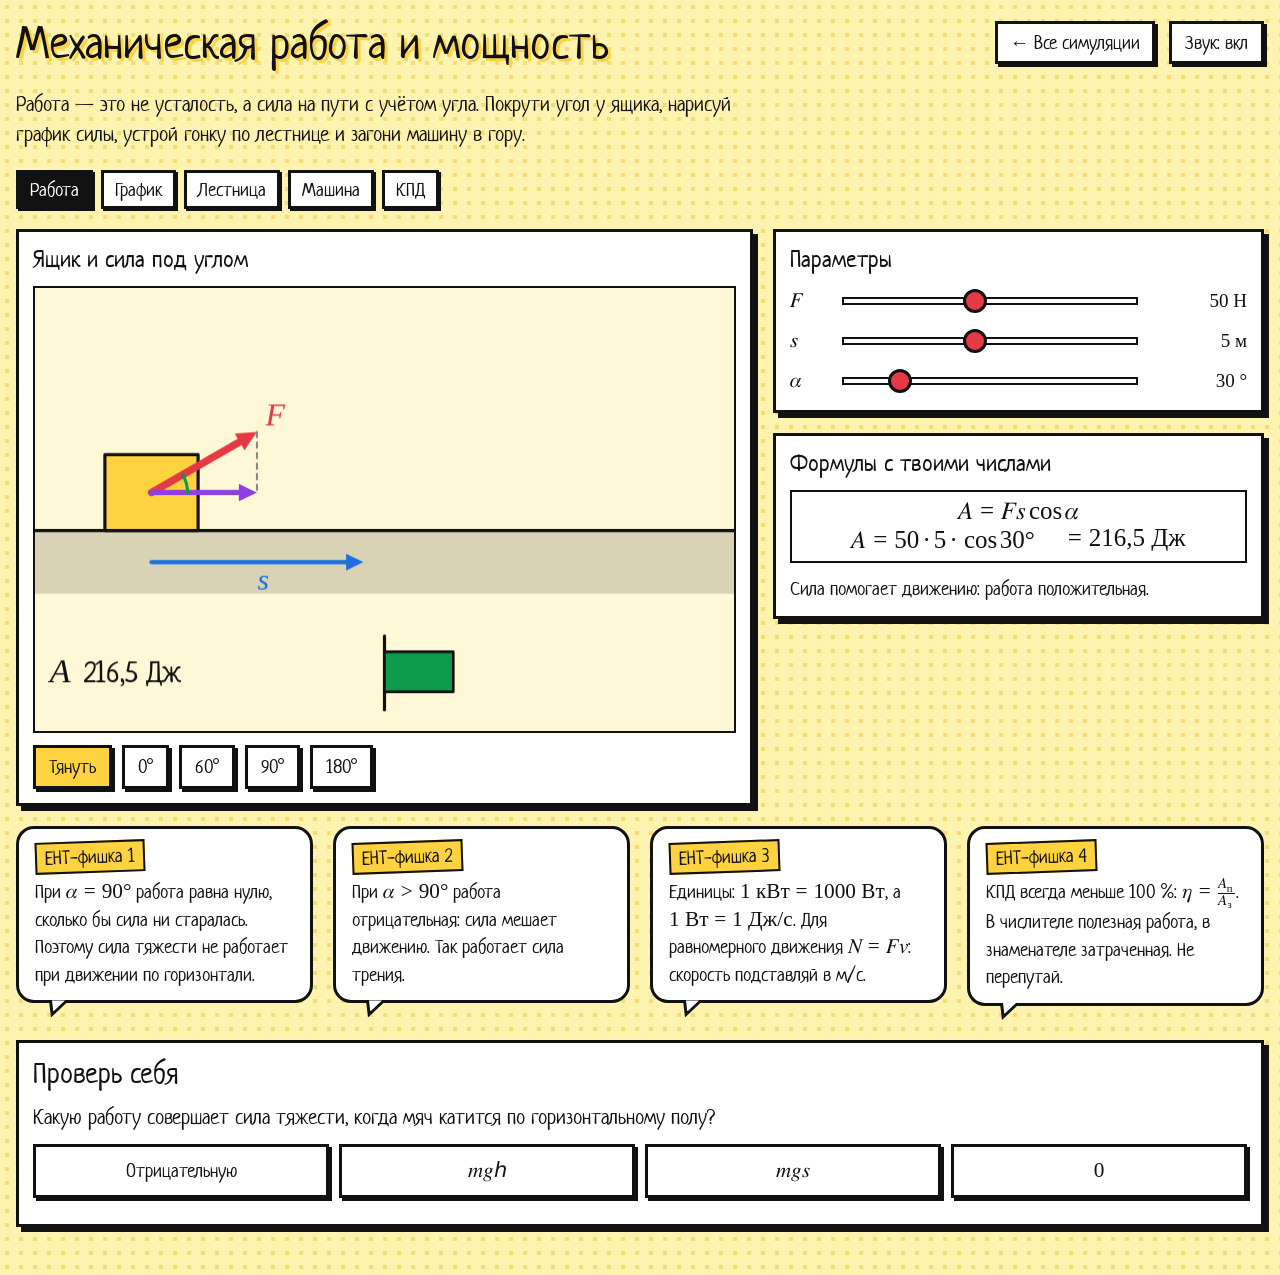
<file: rabota-moshchnost.html>
<!doctype html>
<html lang="ru">
<head>
<meta charset="utf-8">
<meta name="viewport" content="width=device-width,initial-scale=1,viewport-fit=cover">
<meta name="claude:viewport-fit-sides" content="cover">
<title>Механическая работа и мощность</title>
<style>
/* Шрифт Neucha (лицензия OFL) встроен прямо сюда, чтобы работал без интернета */
@font-face{font-family:'Neucha';font-style:normal;font-weight:400;font-display:swap;src:url([data-uri]) format('woff2');unicode-range:U+0301,U+0400-045F,U+0490-0491,U+04B0-04B1,U+2116}
@font-face{font-family:'Neucha';font-style:normal;font-weight:400;font-display:swap;src:url([data-uri]) format('woff2');unicode-range:U+0000-00FF,U+0131,U+0152-0153,U+02BB-02BC,U+02C6,U+02DA,U+02DC,U+0304,U+0308,U+0329,U+2000-206F,U+20AC,U+2122,U+2191,U+2193,U+2212,U+2215,U+FEFF,U+FFFD}
/* Комикс: жёлтая бумага с растром, чёрный контур, жёсткая тень. Одна тема — сознательно светлая. */
:root{
  --paper:#fff3b0; --dots:#f6dc73; --ink:#111; --panel:#fff; --soft:#fff8d6; --muted:#55503c;
  --yellow:#ffd23f; --red:#e63946; --blue:#1d6fe0; --green:#0e9a4c; --orange:#f77f00; --purple:#8e3fe0;
  --ui:"Neucha","Comic Sans MS","Segoe Print",cursive;
  --math:"Cambria Math","STIX Two Math","Latin Modern Math","Times New Roman",serif;
  color-scheme:light;
}
*{box-sizing:border-box}
[hidden]{display:none!important}
html{-webkit-text-size-adjust:100%}
body{margin:0;background-color:var(--paper);background-image:radial-gradient(var(--dots) 22%,transparent 24%);background-size:14px 14px;color:var(--ink);font:400 19px/1.45 var(--ui)}
.wrap{max-width:1320px;margin:0 auto;padding-block:16px 48px;padding-left:max(16px,env(safe-area-inset-left,0px));padding-right:max(16px,env(safe-area-inset-right,0px));display:grid;gap:20px}
h1,h2,h3{font-family:var(--ui);font-weight:400;margin:0;line-height:1.15;text-wrap:balance}
p{margin:0}
a{color:inherit}

/* Шапка */
.top{display:flex;flex-wrap:wrap;align-items:center;gap:10px 14px}
.top h1{flex:1 1 320px;min-width:0;font-size:clamp(30px,5vw,46px);text-shadow:3px 3px 0 var(--yellow)}
.top .no{display:inline-block;background:var(--red);color:#fff;border:3px solid var(--ink);padding:0 10px;margin-right:8px;transform:rotate(-4deg);text-shadow:none}
.lead{max-width:70ch;font-size:21px}

/* Панели-кадры */
.grid{display:grid;grid-template-columns:minmax(0,3fr) minmax(0,2fr);gap:20px;align-items:start}
.grid.even{grid-template-columns:minmax(0,1fr) minmax(0,1fr)}
@media (max-width:860px){.grid,.grid.even{grid-template-columns:minmax(0,1fr)}}
.col{display:grid;gap:20px;min-width:0}
.panel{background:var(--panel);border:3px solid var(--ink);box-shadow:5px 5px 0 var(--ink);padding:14px;min-width:0;display:grid;gap:12px;position:relative}
.panel>h2{font-size:24px}
.stage{position:relative;line-height:0;overflow:hidden}
.stage canvas{display:block;width:100%;height:auto;touch-action:none;background:var(--soft);border:2px solid var(--ink)}
.stage canvas.scrollable{touch-action:pan-y}
/* На компьютере холст вместе с кнопками помещается в высоту экрана */
@media (min-width:861px){.stage canvas{width:min(100%,calc(max(100vh - 350px,340px) * var(--ar,1.6)));margin-inline:auto}}
.hint{font-size:17px;color:var(--muted)}

/* Кнопки */
button{font:inherit;color:var(--ink);background:var(--yellow);border:3px solid var(--ink);box-shadow:3px 3px 0 var(--ink);padding:5px 13px;cursor:pointer;transition:transform .06s,box-shadow .06s}
button:hover{background:#ffe27a}
button:active{transform:translate(3px,3px);box-shadow:0 0 0 var(--ink)}
button:focus-visible,input:focus-visible,select:focus-visible,a:focus-visible{outline:3px solid var(--blue);outline-offset:2px}
button.ghost{background:#fff}
button.ghost:hover{background:var(--soft)}
.row{display:flex;flex-wrap:wrap;gap:8px 10px;align-items:center}
.seg{display:flex;flex-wrap:wrap;gap:6px 8px}
.seg button{background:#fff;padding:3px 11px;box-shadow:2px 2px 0 var(--ink)}
.seg button[aria-pressed="true"]{background:var(--ink);color:#fff}
.back{text-decoration:none;background:#fff;border:3px solid var(--ink);box-shadow:3px 3px 0 var(--ink);padding:5px 12px}
.back:hover{background:var(--soft)}

/* Ползунки */
.sl{display:grid;grid-template-columns:minmax(2.2em,auto) minmax(0,1fr) minmax(5.2em,auto);gap:10px;align-items:center}
.sl output{text-align:right;font-family:var(--math);font-size:19px;font-variant-numeric:tabular-nums;white-space:nowrap}
input[type=range]{-webkit-appearance:none;appearance:none;width:100%;height:30px;background:transparent;margin:0;cursor:pointer}
input[type=range]::-webkit-slider-runnable-track{height:8px;background:#fff;border:2px solid var(--ink)}
input[type=range]::-moz-range-track{height:5px;background:#fff;border:2px solid var(--ink)}
input[type=range]::-webkit-slider-thumb{-webkit-appearance:none;width:24px;height:24px;margin-top:-10px;border-radius:50%;background:var(--red);border:3px solid var(--ink)}
input[type=range]::-moz-range-thumb{width:18px;height:18px;border-radius:50%;background:var(--red);border:3px solid var(--ink)}
select{font:inherit;background:#fff;border:3px solid var(--ink);padding:3px 6px;max-width:100%}

/* Формулы: только математический шрифт, никакого комикса */
math{font-family:var(--math);font-style:normal;font-size:1.12em;color:inherit}
.formula{background:#fff;border:2px solid var(--ink);padding:10px 14px;overflow-x:auto;display:grid;grid-template-columns:minmax(0,1fr);gap:10px;line-height:1.3}
.formula math{font-size:clamp(19px,2.4vw,25px)}
.fline{display:flex;flex-wrap:wrap;justify-content:center;align-items:center;gap:6px 26px}
.c-x{color:var(--blue)} .c-v{color:var(--green)} .c-a{color:var(--red)} .c-ek{color:var(--orange)} .c-ep{color:var(--purple)}

/* Показания приборов */
.read{display:grid;grid-template-columns:repeat(auto-fit,minmax(120px,1fr));gap:8px}
.read>div{border:2px solid var(--ink);background:var(--soft);padding:4px 10px;display:flex;justify-content:space-between;align-items:baseline;gap:8px}
.read span{font-family:var(--math);font-size:20px;font-variant-numeric:tabular-nums;white-space:nowrap}

/* Фишки ЕНТ: реплики */
.tips{display:grid;grid-template-columns:repeat(auto-fit,minmax(260px,1fr));gap:22px 20px;align-items:start}
.bubble{position:relative;background:#fff;border:3px solid var(--ink);border-radius:18px;padding:12px 16px;margin-bottom:14px}
.bubble::after{content:"";position:absolute;left:30px;bottom:-17px;width:20px;height:17px;background:var(--ink);clip-path:polygon(0 0,100% 0,10% 100%)}
.bubble::before{content:"";position:absolute;left:33px;bottom:-11px;width:13px;height:11px;background:#fff;clip-path:polygon(0 0,100% 0,10% 100%);z-index:1}
.bubble b{font-weight:400;display:inline-block;background:var(--yellow);border:2px solid var(--ink);padding:0 8px;margin-bottom:6px;transform:rotate(-2deg)}

/* Проверь себя */
.quiz .q{font-size:21px}
.quiz .opts{display:grid;grid-template-columns:repeat(auto-fit,minmax(150px,1fr));gap:10px}
.quiz .opts button{background:#fff;min-height:54px}
.quiz .opts button.ok{background:#9be8b4}
.quiz .opts button.no{background:#ffb3b8}
.quiz .ex{background:var(--soft);border:2px dashed var(--ink);padding:10px 14px;overflow-x:auto}
.score{margin-left:auto;font-size:19px}

/* Звукоподражания */
.pow{position:absolute;z-index:5;pointer-events:none;padding:26px 34px;font:400 30px/1 var(--ui);color:#fff;text-shadow:2px 2px 0 var(--ink);white-space:nowrap;animation:pow .85s ease-out forwards;
  clip-path:polygon(50% 0,60% 18%,78% 4%,78% 26%,100% 22%,88% 42%,100% 58%,80% 62%,84% 88%,62% 76%,50% 100%,40% 78%,16% 92%,20% 66%,0 60%,14% 44%,0 24%,24% 26%,24% 4%,40% 18%)}
@keyframes pow{0%{transform:scale(.3) rotate(-14deg);opacity:0}18%{transform:scale(1.1) rotate(-5deg);opacity:1}70%{transform:scale(1) rotate(-5deg);opacity:1}100%{transform:scale(1.04) rotate(-5deg);opacity:0}}

/* Для интересующихся */
details{background:var(--soft);border:2px dashed var(--ink);padding:8px 14px}
details>summary{cursor:pointer}
details[open]>summary{margin-bottom:8px}

/* Меню */
.sec{font-size:30px;text-shadow:2px 2px 0 var(--yellow);margin-top:10px}
.cards{display:grid;grid-template-columns:repeat(auto-fit,minmax(280px,1fr));gap:22px}
.card{display:grid;grid-template-rows:auto 1fr;text-decoration:none;background:#fff;border:3px solid var(--ink);box-shadow:5px 5px 0 var(--ink);transition:transform .08s,box-shadow .08s}
.card:hover{transform:translate(-2px,-2px) rotate(-.5deg);box-shadow:8px 8px 0 var(--ink)}
.card svg{display:block;width:100%;height:auto;border-bottom:3px solid var(--ink)}
.card div{padding:10px 14px 14px;display:grid;gap:4px;align-content:start}
.card h2{font-size:25px}
.card p{font-size:18px;color:var(--muted)}
@media (prefers-reduced-motion:reduce){.pow{animation-duration:.01s;animation-fill-mode:none;display:none}.card,button{transition:none}}

</style>
</head>
<body data-title="Механическая работа и мощность">
<main class="wrap">
  <p class="lead">Работа — это не усталость, а сила на пути с учётом угла. Покрути угол у ящика, нарисуй график силы, устрой гонку по лестнице и загони машину в гору.</p>
  <div class="row" id="tabs"></div>
  <div class="grid">
    <section class="panel">
      <h2 id="ttl"></h2>
      <div class="stage" id="host"><canvas id="cMain"></canvas></div>
      <div class="row" id="btns"></div>
    </section>
    <div class="col">
      <section class="panel" id="ctrl"><h2>Параметры</h2></section>
      <section class="panel"><h2>Формулы с твоими числами</h2><div class="formula" id="fm"></div><p id="msg"></p></section>
    </div>
  </div>
  <section class="tips">
    <div class="bubble tx"><b>ЕНТ-фишка 1</b><br>При $α=90°$ работа равна нулю, сколько бы сила ни старалась. Поэтому сила тяжести не работает при движении по горизонтали.</div>
    <div class="bubble tx"><b>ЕНТ-фишка 2</b><br>При $α\gt 90°$ работа отрицательная: сила мешает движению. Так работает сила трения.</div>
    <div class="bubble tx"><b>ЕНТ-фишка 3</b><br>Единицы: $1\u{ кВт}=1000\u{ Вт}$, а $1\u{ Вт}=1\u{ Дж/с}$. Для равномерного движения $N=Fv$: скорость подставляй в м/с.</div>
    <div class="bubble tx"><b>ЕНТ-фишка 4</b><br>КПД всегда меньше 100 %: $η=\frac{A_{\t{п}}}{A_{\t{з}}}$. В числителе полезная работа, в знаменателе затраченная. Не перепутай.</div>
  </section>
  <div id="qz"></div>
</main>
<script>
'use strict';
// Общая основа симуляций: формулы (MathML), звуки (Web Audio), ползунки, холсты, задачи.
const C = (() => {
  /* ---------- Формулы: короткая запись вроде T = 2π\sqrt{\frac{m}{k}} превращается в MathML ---------- */
  function tex(s) {
    let i = 0;
    const esc = c => c.replace(/&/g, '&amp;').replace(/</g, '&lt;').replace(/>/g, '&gt;');
    const raw = () => { i++; let d = 1, st = i; while (i < s.length) { if (s[i] === '{') d++; if (s[i] === '}' && --d === 0) break; i++; } const r = s.slice(st, i); i++; return r; };
    const group = () => { i++; const r = seq('}'); i++; return r; };
    const SYM = { cdot: '·', approx: '≈', lt: '<', gt: '>', le: '≤', ge: '≥', to: '→', pm: '±', sim: '∼', ne: '≠', Rightarrow: '⇒', times: '×', div: '÷' };
    // Минус сразу после «=», скобки или в начале — это знак числа, без широких отступов
    const unary = (ch, at) => /(^|[=(,{:]|\\q)\s*$/.test(s.slice(0, at)) ? `<mo form="prefix" lspace="0" rspace="0">${ch}</mo>` : `<mo>${ch}</mo>`;
    function atom() {
      const c = s[i], at = i;
      if (c === '{') return `<mrow>${group()}</mrow>`;
      if (c === '\\') {
        const m = /^\\([a-zA-Z]+|.)/.exec(s.slice(i)); i += m[0].length; const n = m[1];
        if (n === 'frac') { const a = group(), b = group(); return `<mfrac><mrow>${a}</mrow><mrow>${b}</mrow></mfrac>`; }
        if (n === 'sqrt') return `<msqrt><mrow>${group()}</mrow></msqrt>`;
        if (n === 'vec') return `<mover accent="true"><mrow>${group()}</mrow><mo stretchy="false">→</mo></mover>`;
        if (n === 'u') return `<mrow><mspace width="0.25em"/><mtext>${esc(raw())}</mtext></mrow>`;
        if (n === 't') return `<mtext>${esc(raw())}</mtext>`;
        if (n === 'col') { const k = raw(); return `<mrow class="c-${k}">${group()}</mrow>`; }
        if (n === ',') return '<mspace width="0.2em"/>';
        if (n === 'q') return '<mspace width="1em"/>';
        if (['sin', 'cos', 'tg'].includes(n)) return `<mrow><mspace width="0.12em"/><mi>${n}</mi><mspace width="0.1em"/></mrow>`;
        if (n === 'pm') return unary('±', at);
        if (SYM[n]) return `<mo>${esc(SYM[n])}</mo>`;
        return `<mi>${esc(n)}</mi>`;
      }
      const num = /^\d+(,\d+)?/.exec(s.slice(i));
      if (num) { i += num[0].length; return `<mn>${num[0]}</mn>`; }
      const cyr = /^[А-Яа-яЁё]+/.exec(s.slice(i));
      if (cyr) { i += cyr[0].length; return `<mtext>${cyr[0]}</mtext>`; }
      i++;
      if (/[A-Za-zα-ωΑ-Ω]/.test(c)) return `<mi>${c}</mi>`;
      if (c === '-' || c === '−') return unary('−', at);
      if (c === '(' || c === ')') return `<mo stretchy="false" lspace="0" rspace="0">${c}</mo>`;
      if (c === '|') return '<mo stretchy="false" lspace="0" rspace="0">|</mo>';
      if (c === "'") return '<mo>′</mo>';
      return `<mo>${esc(c)}</mo>`;
    }
    function seq(end) {
      let out = '';
      while (i < s.length && s[i] !== end) {
        if (s[i] === ' ') { i++; continue; }
        const b = atom(); let sub = null, sup = null;
        while (s[i] === '_' || s[i] === '^') {
          const k = s[i++]; const v = s[i] === '{' ? `<mrow>${group()}</mrow>` : atom();
          if (k === '_') sub = v; else sup = v;
        }
        if (sub && sup) out += `<msubsup>${b}${sub}${sup}</msubsup>`;
        else if (sub) out += `<msub>${b}${sub}</msub>`;
        else if (sup) out += `<msup>${b}${sup}</msup>`;
        else out += b;
      }
      return out;
    }
    return seq();
  }
  const m = s => `<math>${tex(s)}</math>`;
  // Строка формул: \q — место, где длинная формула может перенестись на узком экране
  const md = s => `<div class="fline">${s.split('\\q').map(p => `<math displaystyle="true">${tex(p.replace(/,\s*$/, ''))}</math>`).join('')}</div>`;
  // Текст с формулами в знаках $...$
  const t = s => s.replace(/\$([^$]+)\$/g, (_, f) => m(f));
  const renderAll = (root = document) => root.querySelectorAll('.tx').forEach(el => { el.innerHTML = t(el.innerHTML.replace(/&amp;/g, '&')); el.classList.remove('tx'); });

  /* ---------- Числа ---------- */
  const fmt = (x, d = 2) => {
    if (!isFinite(x)) return '∞';
    const s = (+x).toFixed(d).replace('.', ',');
    return s.replace('-', '−').replace(/^−(0(,0*)?)$/, '$1');
  };
  // Экспоненциальная запись для $...$: 3,0·10^{-26}
  const sci = (x, d = 1) => {
    if (x === 0) return '0';
    const e = Math.floor(Math.log10(Math.abs(x))), a = x / 10 ** e;
    return `${fmt(a, d)}\\cdot 10^{${e}}`;
  };
  const trim = (x, d = 2) => { const s = fmt(x, d); return s.includes(',') ? s.replace(/0+$/, '').replace(/,$/, '') : s; };
  const pick = a => a[Math.floor(Math.random() * a.length)];
  const clamp = (x, a, b) => Math.max(a, Math.min(b, x));

  /* ---------- Звук ---------- */
  let ac = null, muted = false, master = null;
  try { muted = localStorage.getItem('comic-mute') === '1'; } catch (e) { /* хранилище недоступно */ }
  function unlock() {
    if (!ac) {
      const A = window.AudioContext || window.webkitAudioContext;
      if (!A) return;
      ac = new A(); master = ac.createGain(); master.gain.value = muted ? 0 : 1; master.connect(ac.destination);
    }
    if (ac.state === 'suspended') ac.resume();
  }
  addEventListener('pointerdown', unlock, { capture: true });
  addEventListener('keydown', unlock, { capture: true });
  function tone({ f = 440, to = null, dur = .15, type = 'sine', vol = .2, delay = 0 }) {
    if (!ac || muted) return;
    const o = ac.createOscillator(), g = ac.createGain(), t0 = ac.currentTime + delay;
    o.type = type; o.frequency.setValueAtTime(f, t0);
    if (to) o.frequency.exponentialRampToValueAtTime(to, t0 + dur);
    g.gain.setValueAtTime(0.0001, t0); g.gain.exponentialRampToValueAtTime(vol, t0 + .008); g.gain.exponentialRampToValueAtTime(0.0001, t0 + dur);
    o.connect(g); g.connect(master); o.start(t0); o.stop(t0 + dur + .02);
  }
  function noise({ dur = .2, vol = .15, f = 1500, q = .8, type = 'bandpass', to = null, delay = 0 }) {
    if (!ac || muted) return;
    const n = Math.floor(ac.sampleRate * dur), b = ac.createBuffer(1, n, ac.sampleRate), d = b.getChannelData(0);
    for (let i = 0; i < n; i++) d[i] = Math.random() * 2 - 1;
    const s = ac.createBufferSource(), fl = ac.createBiquadFilter(), g = ac.createGain(), t0 = ac.currentTime + delay;
    s.buffer = b; fl.type = type; fl.Q.value = q; fl.frequency.setValueAtTime(f, t0);
    if (to) fl.frequency.exponentialRampToValueAtTime(to, t0 + dur);
    g.gain.setValueAtTime(vol, t0); g.gain.exponentialRampToValueAtTime(0.0001, t0 + dur);
    s.connect(fl); fl.connect(g); g.connect(master); s.start(t0);
  }
  const sfx = {
    click() { tone({ f: 620, to: 380, dur: .06, type: 'square', vol: .06 }); },
    tick() { tone({ f: 1100, dur: .025, type: 'square', vol: .025 }); },
    soft(v = .04) { tone({ f: 700, dur: .05, vol: v }); },
    pop() { tone({ f: 220, to: 900, dur: .09, type: 'triangle', vol: .18 }); },
    boing(f = 180) { tone({ f: f * 2.2, to: f * .7, dur: .35, type: 'triangle', vol: .18 }); tone({ f: f * 3.1, to: f, dur: .25, vol: .08, delay: .02 }); },
    whoosh() { noise({ dur: .35, vol: .16, f: 500, to: 3000, q: 1.2 }); },
    psh() { noise({ dur: .55, vol: .14, f: 4000, to: 1200, q: .6 }); },
    clank() { tone({ f: 880, dur: .3, type: 'triangle', vol: .12 }); tone({ f: 1320, dur: .22, type: 'sine', vol: .07, delay: .01 }); noise({ dur: .05, vol: .1, f: 2500 }); },
    bump() { tone({ f: 150, to: 70, dur: .12, type: 'sine', vol: .25 }); noise({ dur: .05, vol: .08, f: 800 }); },
    ding() { tone({ f: 1320, dur: .5, vol: .12 }); tone({ f: 1980, dur: .35, vol: .05, delay: .01 }); },
    pluck(f) { tone({ f, dur: .28, type: 'triangle', vol: .06 }); },
    right() { [523, 659, 784, 1047].forEach((f, i) => tone({ f, dur: .16, type: 'triangle', vol: .14, delay: i * .08 })); },
    wrong() { tone({ f: 200, to: 90, dur: .4, type: 'sawtooth', vol: .09 }); },
    shout(vol = .2, delay = 0) { tone({ f: 420, to: 640, dur: .28, type: 'sawtooth', vol, delay }); tone({ f: 840, to: 1100, dur: .24, vol: vol * .4, delay }); },
  };
  // Непрерывный тон для симуляции звука
  function hum() {
    let o = null, g = null;
    return {
      on(f, vol) { if (!ac) unlock(); if (!ac || o) return; o = ac.createOscillator(); g = ac.createGain(); o.frequency.value = f; g.gain.setValueAtTime(0.0001, ac.currentTime); g.gain.exponentialRampToValueAtTime(Math.max(vol, .0002), ac.currentTime + .05); o.connect(g); g.connect(master); o.start(); },
      set(f, vol) { if (!o) return; o.frequency.setTargetAtTime(f, ac.currentTime, .02); g.gain.setTargetAtTime(Math.max(vol, .0001), ac.currentTime, .02); },
      off() { if (!o) return; g.gain.setTargetAtTime(.0001, ac.currentTime, .03); o.stop(ac.currentTime + .15); o = null; },
      get playing() { return !!o; },
    };
  }

  /* ---------- Каркас страницы ---------- */
  function header() {
    const b = document.body, top = document.createElement('header'); top.className = 'top';
    const inMenu = b.dataset.menu === '1';
    top.innerHTML = `<h1>${b.dataset.no ? `<span class="no">${b.dataset.no}</span>` : ''}${b.dataset.title}</h1>
      ${inMenu ? '' : '<a class="back" href="index.html">← Все симуляции</a>'}
      <button class="ghost" id="mute" aria-pressed="${muted}" type="button"></button>`;
    document.querySelector('.wrap').prepend(top);
    const btn = top.querySelector('#mute');
    const paint = () => { btn.textContent = muted ? 'Звук: выкл' : 'Звук: вкл'; btn.setAttribute('aria-pressed', muted); };
    paint();
    btn.onclick = () => {
      muted = !muted; unlock();
      if (master) master.gain.value = muted ? 0 : 1;
      try { localStorage.setItem('comic-mute', muted ? '1' : '0'); } catch (e) { /* без запоминания */ }
      paint(); sfx.click();
    };
    renderAll();
  }

  /* ---------- Элементы управления ---------- */
  function slider(parent, o) {
    const id = 's' + Math.random().toString(36).slice(2, 8), el = document.createElement('div'); el.className = 'sl';
    const toPos = v => o.log ? 1000 * Math.log(v / o.min) / Math.log(o.max / o.min) : v;
    const fromPos = p => o.log ? o.min * (o.max / o.min) ** (p / 1000) : +p;
    el.innerHTML = `<label for="${id}">${o.label.startsWith('$') ? t(o.label) : o.label}</label>
      <input id="${id}" type="range" min="${o.log ? 0 : o.min}" max="${o.log ? 1000 : o.max}" step="${o.log ? 1 : (o.step || 1)}" value="${toPos(o.value)}"><output></output>`;
    parent.appendChild(el);
    const inp = el.querySelector('input'), out = el.querySelector('output');
    let val = o.value, last = 0;
    const show = () => { out.textContent = (o.show ? o.show(val) : fmt(val, o.dec ?? 1)) + (o.unit ? ' ' + o.unit : ''); };
    inp.addEventListener('input', () => {
      val = fromPos(inp.value); show();
      const n = performance.now(); if (n - last > 60) { sfx.tick(); last = n; }
      o.on && o.on(val);
    });
    show();
    return { get v() { return val; }, set(x, silent) { val = x; inp.value = toPos(x); show(); if (!silent) o.on && o.on(val); }, el };
  }
  function seg(parent, opts, value, on, label) {
    const el = document.createElement('div'); el.className = 'seg'; el.setAttribute('role', 'group'); if (label) el.setAttribute('aria-label', label);
    const btns = opts.map(op => {
      const b = document.createElement('button'); b.type = 'button'; b.innerHTML = t(op.label); b.setAttribute('aria-pressed', op.value === value);
      b.onclick = () => { set(op.value); sfx.click(); on(op.value); };
      el.appendChild(b); return { b, op };
    });
    function set(v) { btns.forEach(x => x.b.setAttribute('aria-pressed', x.op.value === v)); }
    parent.appendChild(el);
    return { set, el };
  }
  function button(parent, text, on, cls) {
    const b = document.createElement('button'); b.type = 'button'; b.innerHTML = t(text); if (cls) b.className = cls;
    b.onclick = e => { sfx.click(); on(e); }; parent.appendChild(b); return b;
  }
  function readout(parent, items) {
    const el = document.createElement('div'); el.className = 'read'; const out = {};
    items.forEach(it => {
      const d = document.createElement('div'); d.innerHTML = `${m(it.tex)}<span></span>`;
      out[it.key] = d.querySelector('span'); if (it.color) out[it.key].style.color = it.color; el.appendChild(d);
    });
    parent.appendChild(el);
    let last = 0;
    return vals => {
      const n = performance.now(); if (n - last < 90) return; last = n;
      for (const k in vals) if (out[k].textContent !== vals[k]) out[k].textContent = vals[k];
    };
  }

  /* ---------- Холст ---------- */
  function stage(canvas, W, H, { draggable = true } = {}) {
    const g = canvas.getContext('2d');
    canvas.style.aspectRatio = W + ' / ' + H;
    canvas.style.setProperty('--ar', W / H);
    if (!draggable) canvas.classList.add('scrollable');
    let s = 1;
    function fit() {
      const cw = canvas.clientWidth || W, dpr = Math.min(window.devicePixelRatio || 1, 2.5);
      s = cw * dpr / W; canvas.width = Math.round(W * s); canvas.height = Math.round(H * s);
    }
    fit();
    if ('ResizeObserver' in window) new ResizeObserver(fit).observe(canvas); else addEventListener('resize', fit);
    return {
      g, W, H, canvas,
      begin() { g.setTransform(s, 0, 0, s, 0, 0); g.clearRect(0, 0, W, H); g.lineCap = 'round'; g.lineJoin = 'round'; },
      pos(e) { const r = canvas.getBoundingClientRect(); return { x: (e.clientX - r.left) * W / r.width, y: (e.clientY - r.top) * H / r.height }; },
    };
  }
  function drag(st, { hit, move, end, down }) {
    let on = false;
    st.canvas.addEventListener('pointerdown', e => { const p = st.pos(e); if (hit(p)) { on = true; st.canvas.setPointerCapture(e.pointerId); down && down(p); e.preventDefault(); } });
    st.canvas.addEventListener('pointermove', e => { if (on) move(st.pos(e)); });
    const up = e => { if (on) { on = false; end && end(st.pos(e)); } };
    st.canvas.addEventListener('pointerup', up); st.canvas.addEventListener('pointercancel', up);
  }
  function loop(fn) {
    let prev = performance.now(), T = 0;
    (function f(now) { const dt = Math.min((now - prev) / 1000, .05); prev = now; T += dt; fn(dt, T); requestAnimationFrame(f); })(prev);
  }
  const INK = '#111', COL = { x: '#1d6fe0', v: '#0e9a4c', a: '#e63946', ek: '#f77f00', ep: '#8e3fe0', ink: INK };
  function text(g, s, x, y, { size = 20, color = INK, align = 'left', base = 'alphabetic', font = 'Neucha, "Comic Sans MS", cursive' } = {}) {
    g.fillStyle = color; g.font = `${size}px ${font}`; g.textAlign = align; g.textBaseline = base; g.fillText(s, x, y);
  }
  // Подпись величины: курсив с нижним индексом, как в формулах
  function sym(g, base, sub, x, y, { size = 22, color = INK, align = 'left' } = {}) {
    const F = '"Cambria Math", "Times New Roman", serif';
    g.fillStyle = color; g.textBaseline = 'alphabetic'; g.textAlign = 'left';
    g.font = `italic ${size}px ${F}`; const w = g.measureText(base).width;
    g.font = `${size * .68}px ${F}`; const sw = sub ? g.measureText(sub).width : 0;
    const x0 = align === 'center' ? x - (w + sw) / 2 : align === 'right' ? x - w - sw : x;
    g.font = `italic ${size}px ${F}`; g.fillText(base, x0, y);
    if (sub) { g.font = `${size * .68}px ${F}`; g.fillText(sub, x0 + w + 1, y + size * .28); }
  }
  function arrow(g, x1, y1, x2, y2, color = INK, w = 4) {
    const L = Math.hypot(x2 - x1, y2 - y1); if (L < 2) return;
    const a = Math.atan2(y2 - y1, x2 - x1), h = Math.min(14, 7 + L * .2) + w;
    const bx = x2 - Math.cos(a) * h * .8, by = y2 - Math.sin(a) * h * .8;
    g.strokeStyle = color; g.lineWidth = w; g.beginPath(); g.moveTo(x1, y1); g.lineTo(bx, by); g.stroke();
    g.fillStyle = color; g.beginPath(); g.moveTo(x2, y2);
    g.lineTo(x2 - Math.cos(a - .45) * h, y2 - Math.sin(a - .45) * h);
    g.lineTo(x2 - Math.cos(a + .45) * h, y2 - Math.sin(a + .45) * h); g.closePath(); g.fill();
  }
  function line(g, x1, y1, x2, y2, color = INK, w = 2, dash = null) {
    g.strokeStyle = color; g.lineWidth = w; g.setLineDash(dash || []); g.beginPath(); g.moveTo(x1, y1); g.lineTo(x2, y2); g.stroke(); g.setLineDash([]);
  }
  function ball(g, x, y, r, fill, w = 3) {
    g.fillStyle = fill; g.strokeStyle = INK; g.lineWidth = w; g.beginPath(); g.arc(x, y, r, 0, 7); g.fill(); g.stroke();
    g.fillStyle = 'rgba(255,255,255,.65)'; g.beginPath(); g.arc(x - r * .32, y - r * .36, r * .2, 0, 7); g.fill();
  }
  function rect(g, x, y, w, h, fill, lw = 3) {
    g.fillStyle = fill; g.strokeStyle = INK; g.lineWidth = lw; g.fillRect(x, y, w, h); g.strokeRect(x, y, w, h);
  }
  function springPath(g, x1, y1, x2, y2, coils = 11, amp = 16, lw = 3) {
    const L = Math.hypot(x2 - x1, y2 - y1), ux = (x2 - x1) / L, uy = (y2 - y1) / L, px = -uy, py = ux, lead = 12;
    g.strokeStyle = INK; g.lineWidth = lw; g.beginPath(); g.moveTo(x1, y1);
    g.lineTo(x1 + ux * lead, y1 + uy * lead);
    const n = coils * 2, seg = (L - 2 * lead) / n;
    for (let i = 0; i < n; i++) {
      const d = lead + seg * (i + .5), o = (i % 2 ? -1 : 1) * amp;
      g.lineTo(x1 + ux * d + px * o, y1 + uy * d + py * o);
    }
    g.lineTo(x2 - ux * lead, y2 - uy * lead); g.lineTo(x2, y2); g.stroke();
  }
  // Лента-самописец: хранит точки и рисует их справа налево
  function tape(len = 400) {
    const buf = []; return { push(v) { buf.push(v); if (buf.length > len) buf.shift(); }, clear() { buf.length = 0; }, buf, len };
  }
  function axes(g, x, y, w, h, { zero = null, tLabel = 't' } = {}) {
    const y0 = zero ?? y + h;
    arrow(g, x, y0, x + w, y0, INK, 2); arrow(g, x, y + h, x, y, INK, 2);
    sym(g, tLabel, '', x + w - 12, y0 + 22, { size: 20 });
  }

  /* ---------- Вспышка-звукоподражание ---------- */
  function pow(host, word, color = '#e63946', at = null) {
    if (matchMedia('(prefers-reduced-motion: reduce)').matches) return;
    const el = document.createElement('div'); el.className = 'pow'; el.textContent = word; el.style.background = color;
    el.style.left = (at ? at.x : 10 + Math.random() * 45) + '%'; el.style.top = (at ? at.y : 6 + Math.random() * 30) + '%';
    host.appendChild(el); el.addEventListener('animationend', () => el.remove());
  }

  /* ---------- Задачи ---------- */
  function shuffle(a) { for (let i = a.length - 1; i > 0; i--) { const j = Math.floor(Math.random() * (i + 1)); [a[i], a[j]] = [a[j], a[i]]; } return a; }
  function quiz(parent, gens) {
    const el = document.createElement('section'); el.className = 'panel quiz';
    el.innerHTML = '<div class="row"><h2>Проверь себя</h2><span class="score" aria-live="polite"></span></div><div class="q"></div><div class="opts"></div><div class="ex" hidden></div><div class="row"><button type="button" class="nx" hidden>Следующая задача</button></div>';
    parent.appendChild(el);
    const q = el.querySelector('.q'), opts = el.querySelector('.opts'), ex = el.querySelector('.ex'), nx = el.querySelector('.nx'), sc = el.querySelector('.score');
    let right = 0, total = 0, n = Math.floor(Math.random() * gens.length);
    function ask() {
      const task = gens[n++ % gens.length]();
      q.innerHTML = t(task.q); ex.hidden = true; nx.hidden = true; opts.innerHTML = '';
      const list = shuffle([{ s: task.a, ok: true }, ...task.wrong.map(s => ({ s, ok: false }))]);
      list.forEach(o => {
        const b = document.createElement('button'); b.type = 'button'; b.innerHTML = t(o.s);
        b.onclick = () => {
          total++; if (o.ok) right++;
          [...opts.children].forEach((x, i) => { x.disabled = true; if (list[i].ok) x.classList.add('ok'); });
          if (!o.ok) b.classList.add('no');
          if (o.ok) { sfx.right(); pow(el, C.pick(['В ТОЧКУ!', 'ЕСТЬ!', 'БАМ!', 'ТОЧНО!']), '#0e9a4c', { x: 55, y: 2 }); } else { sfx.wrong(); pow(el, 'ОЙ!', '#e63946', { x: 60, y: 2 }); }
          ex.innerHTML = t(task.ex); ex.hidden = false; nx.hidden = false; sc.textContent = `Верно: ${right} из ${total}`;
        };
        opts.appendChild(b);
      });
    }
    nx.onclick = () => { sfx.click(); ask(); };
    ask();
  }

  return { tex, m, md, t, renderAll, fmt, sci, trim, pick, clamp, sfx, hum, header, slider, seg, button, readout, stage, drag, loop, COL, INK, text, sym, arrow, line, ball, rect, springPath, tape, axes, pow, quiz, shuffle };
})();

</script>
<script>
const { COL, fmt, trim, sym, text, line, arrow, ball, md, sfx } = C;
const host = document.getElementById('host'), ctrl = document.getElementById('ctrl'), btns = document.getElementById('btns');
const S = C.stage(document.getElementById('cMain'), 660, 420);
const W = 660, H = 420, G = 10, RAD = Math.PI / 180;
let tab = 'work';
const KEYS = ['work', 'graph', 'race', 'car', 'eff'];
const mk = row => { const o = {}; KEYS.forEach(k => { const d = document.createElement('div'); if (row) d.className = 'row'; else d.style.cssText = 'display:grid;gap:10px'; o[k] = d; (row ? btns : ctrl).appendChild(d); }); return o; };
const gC = mk(false), gB = mk(true);
const setMsg = s => { document.getElementById('msg').innerHTML = C.t(s); };
const setFm = h => { document.getElementById('fm').innerHTML = h; };

/* ---------- Работа ---------- */
const sF = C.slider(gC.work, { label: '$F$', unit: 'Н', min: 10, max: 100, step: 5, value: 50, dec: 0, on: updWork });
const sS = C.slider(gC.work, { label: '$s$', unit: 'м', min: 1, max: 10, step: 1, value: 5, dec: 0, on: updWork });
const sA = C.slider(gC.work, { label: '$α$', unit: '°', min: 0, max: 180, step: 5, value: 30, dec: 0, on: updWork });
let wk = { x: 0, on: false };
C.button(gB.work, 'Тянуть', () => { wk = { x: 0, on: true }; sfx.whoosh(); });
[[0, '0°'], [60, '60°'], [90, '90°'], [180, '180°']].forEach(([a, l]) => C.button(gB.work, l, () => sA.set(a), 'ghost'));
function aWork() { return sF.v * sS.v * Math.cos(sA.v * RAD); }
function updWork() {
  const A = aWork(), a = sA.v, cosv = Math.abs(a - 90) < .01 ? 0 : Math.cos(a * RAD);
  setFm(md(`A = Fs\\cos α`) + md(`A = ${sF.v}\\cdot ${sS.v}\\cdot\\cos ${a}° \\q = ${trim(Math.abs(cosv) < 1e-9 ? 0 : A, 1)}\\u{Дж}`));
  setMsg(Math.abs(a - 90) < .01 ? 'Сила перпендикулярна движению: работа равна нулю.' : a > 90 ? 'Сила тянет назад, а ящик едет вперёд: работа отрицательная.' : 'Сила помогает движению: работа положительная.');
}
function drawWork(dt) {
  const { g } = S, fy = 230, a = sA.v * RAD, F = sF.v, pxS = sS.v * 40;
  g.fillStyle = '#d9d2b4'; g.fillRect(0, fy, W, 60); line(g, 0, fy, W, fy, C.INK, 3);
  if (wk.on) { wk.x += 80 * dt; if (wk.x >= pxS) { wk.x = pxS; wk.on = false; sfx.ding(); } }
  const x0 = 110, bx = x0 + wk.x, by = fy - 36;
  // путь
  arrow(g, x0, fy + 30, x0 + pxS, fy + 30, COL.x, 4); sym(g, 's', '', x0 + pxS / 2, fy + 56, { size: 28, color: COL.x });
  C.rect(g, bx - 44, fy - 72, 88, 72, '#ffd23f');
  // сила
  const L = 40 + F * 1.5, fx = bx + Math.cos(a) * L, fyy = by - Math.sin(a) * L;
  arrow(g, bx, by, fx, fyy, COL.a, 7);
  sym(g, 'F', '', fx + (Math.cos(a) >= 0 ? 8 : -28), fyy - 6, { size: 30, color: COL.a });
  // проекция
  if (Math.abs(sA.v - 90) > 1) { line(g, fx, fyy, fx, by, '#888', 2, [5, 5]); arrow(g, bx, by, fx, by, COL.ep, 5); }
  if (sA.v > 0 && sA.v < 180) { g.strokeStyle = COL.v; g.lineWidth = 3; g.beginPath(); g.arc(bx, by, 34, -a, 0); g.stroke(); }
  // столбик работы
  const A = aWork(), mx = 1000, cx = 330, bw = A / mx * 300;
  line(g, cx, 330, cx, 400, C.INK, 3);
  if (Math.abs(bw) > .5) C.rect(g, Math.min(cx, cx + bw), 345, Math.abs(bw), 38, A >= 0 ? COL.v : COL.a, 2.5);
  sym(g, 'A', '', 14, 374, { size: 32 });
  text(g, `${trim(Math.abs(A) < 1e-6 ? 0 : A, 1)} Дж`, 46, 374, { size: 28 });
}

/* ---------- График F(s) ---------- */
let nodes = [40, 40, 40, 40];
const X0 = 70, GW = 560, Y0 = 340, GH = 270, FM = 100, SM = 9;
const nx = i => X0 + i / 3 * GW, ny = f => Y0 - f / FM * GH;
function area() { let A = 0; for (let i = 0; i < 3; i++) A += (nodes[i] + nodes[i + 1]) / 2 * (SM / 3); return A; }
[['Постоянная', [40, 40, 40, 40]], ['Пружина', [0, 30, 60, 90]], ['Импульс', [10, 90, 90, 10]]].forEach(([l, n]) => C.button(gB.graph, l, () => { nodes = [...n]; updGraph(); }, 'ghost'));
let activeNode = -1;
C.drag(S, {
  hit: p => { if (tab !== 'graph') return false; activeNode = -1; nodes.forEach((f, i) => { if (Math.hypot(p.x - nx(i), p.y - ny(f)) < 40) activeNode = i; }); return activeNode >= 0; },
  down: () => sfx.pop(),
  move: p => { nodes[activeNode] = Math.round(C.clamp((Y0 - p.y) / GH * FM, 0, FM)); sfx.tick(); updGraph(); },
});
function updGraph() {
  const A = area();
  setFm(md(`A = \\t{площадь под графиком}`) + md(`A = ${trim(A, 1)}\\u{Дж}`) + (nodes[0] === 0 && nodes[3] === 90 ? md(`A = \\frac{kx^2}{2} = \\frac{10\\cdot 9^2}{2} = 405\\u{Дж}`) : ''));
  setMsg('Тяни красные точки вверх и вниз. Площадь под графиком и есть работа. Если сила постоянна, получится прямоугольник: $A=Fs$.');
}
function drawGraph() {
  const { g } = S;
  g.beginPath(); g.moveTo(nx(0), Y0); nodes.forEach((f, i) => g.lineTo(nx(i), ny(f))); g.lineTo(nx(3), Y0); g.closePath(); g.fillStyle = 'rgba(247,127,0,.45)'; g.fill();
  arrow(g, X0, Y0, X0 + GW + 16, Y0, C.INK, 3); arrow(g, X0, Y0, X0, 40, C.INK, 3);
  sym(g, 'F', '', 18, 64, { size: 30 }); text(g, 'Н', 42, 64, { size: 24 }); sym(g, 's', '', X0 + GW - 10, Y0 + 58, { size: 30 });
  for (let f = 25; f <= 100; f += 25) { line(g, X0 - 6, ny(f), X0 + 6, ny(f), C.INK, 2); text(g, f, X0 - 12, ny(f) + 8, { size: 24, align: 'right' }); }
  for (let s = 3; s <= 9; s += 3) { line(g, X0 + s / 9 * GW, Y0 - 6, X0 + s / 9 * GW, Y0 + 6, C.INK, 2); text(g, s + ' м', X0 + s / 9 * GW, Y0 + 32, { size: 24, align: 'center' }); }
  g.strokeStyle = C.INK; g.lineWidth = 4; g.beginPath(); nodes.forEach((f, i) => i ? g.lineTo(nx(i), ny(f)) : g.moveTo(nx(i), ny(f))); g.stroke();
  nodes.forEach((f, i) => ball(g, nx(i), ny(f), 14, COL.a));
  text(g, `A = ${trim(area(), 1)} Дж`, 340, 396, { size: 32, align: 'center' });
}

/* ---------- Гонка по лестнице ---------- */
const sh = C.slider(gC.race, { label: '$h$', unit: 'м', min: 3, max: 15, step: 1, value: 9, dec: 0, on: updRace });
const m1 = C.slider(gC.race, { label: '$m_1$', unit: 'кг', min: 30, max: 100, step: 5, value: 50, dec: 0, on: updRace });
const t1 = C.slider(gC.race, { label: '$t_1$', unit: 'с', min: 5, max: 30, step: 1, value: 15, dec: 0, on: updRace });
const m2 = C.slider(gC.race, { label: '$m_2$', unit: 'кг', min: 30, max: 100, step: 5, value: 80, dec: 0, on: updRace });
const t2 = C.slider(gC.race, { label: '$t_2$', unit: 'с', min: 5, max: 30, step: 1, value: 30, dec: 0, on: updRace });
let rc = null;
C.button(gB.race, 'Старт', () => { rc = { t: 0, a: false, b: false }; sfx.whoosh(); });
function updRace() {
  const A1 = m1.v * G * sh.v, A2 = m2.v * G * sh.v, N1 = A1 / t1.v, N2 = A2 / t2.v;
  setFm(md(`A = mgh,\\q N = \\frac{A}{t}`) +
    md(`\\col{x}{A_1 = ${trim(A1, 0)}\\u{Дж},\\, N_1 = ${trim(N1, 1)}\\u{Вт}}`) +
    md(`\\col{a}{A_2 = ${trim(A2, 0)}\\u{Дж},\\, N_2 = ${trim(N2, 1)}\\u{Вт}}`));
  const wa = A1 === A2 ? 'поровну' : A1 > A2 ? 'у синего' : 'у красного', wn = Math.abs(N1 - N2) < .05 ? 'поровну' : N1 > N2 ? 'у синего' : 'у красного';
  setMsg(`Больше работы: ${wa}. Больше мощность: ${wn}. Это могут быть разные люди!`);
}
function drawRace(dt) {
  const { g } = S, steps = 10, sx = 40, sy = 340, st = 50, sh2 = 24;
  const speed = 4;
  g.fillStyle = '#d9d2b4'; g.strokeStyle = C.INK; g.lineWidth = 3; g.beginPath(); g.moveTo(sx, sy + 10);
  for (let i = 0; i < steps; i++) { g.lineTo(sx + i * st, sy - i * sh2); g.lineTo(sx + (i + 1) * st, sy - i * sh2); }
  g.lineTo(sx + steps * st, sy + 10); g.closePath(); g.fill(); g.stroke();
  const pos = (T, m, col, off) => {
    const k = rc ? Math.min(rc.t * speed / T, 1) : 0, x = sx + 18 + off + k * (steps - .5) * st, y = sy - k * (steps - 1) * sh2 - 8 - Math.abs(Math.sin(k * 30)) * 5, r = 9 + m / 12;
    line(g, x, y, x, y - 26, C.INK, 4); ball(g, x, y - 26 - r, r, col); return k;
  };
  const k1 = pos(t1.v, m1.v, COL.x, 0), k2 = pos(t2.v, m2.v, COL.a, 24);
  if (rc) { rc.t += dt; if (k1 >= 1 && !rc.a) { rc.a = true; sfx.ding(); } if (k2 >= 1 && !rc.b) { rc.b = true; sfx.ding(); } }
  const A1 = m1.v * G * sh.v, A2 = m2.v * G * sh.v, N1 = A1 / t1.v, N2 = A2 / t2.v, by = 372;
  const mxA = Math.max(A1, A2), mxN = Math.max(N1, N2);
  text(g, 'A', 14, by + 12, { size: 26 }); C.rect(g, 40, by - 8, A1 / mxA * 120, 11, COL.x, 1.5); C.rect(g, 40, by + 7, A2 / mxA * 120, 11, COL.a, 1.5);
  text(g, 'N', 190, by + 12, { size: 26 }); C.rect(g, 216, by - 8, N1 / mxN * 120, 11, COL.x, 1.5); C.rect(g, 216, by + 7, N2 / mxN * 120, 11, COL.a, 1.5);
  text(g, 'время ускорено в 4 раза', 10, 32, { size: 26, color: '#55503c' });
}

/* ---------- Машина ---------- */
const sN = C.slider(gC.car, { label: '$N$', unit: 'кВт', min: 20, max: 200, step: 10, value: 60, dec: 0, on: updCar });
const sSl = C.slider(gC.car, { label: 'уклон', unit: '°', min: 0, max: 20, step: 1, value: 5, dec: 0, on: updCar });
const CAR_M = 1500, RES = 600; let carX = 0;
const carF = () => CAR_M * G * Math.sin(sSl.v * RAD) + RES;
const carV = () => Math.min(sN.v * 1000 / carF(), 50);
function updCar() {
  const F = carF(), v = sN.v * 1000 / F, vr = carV();
  setFm(md(`N = Fv`) + md(`F = mg\\sin α + F_{\\t{сопр}} = ${trim(F, 0)}\\u{Н}`) +
    md(`v = \\frac{N}{F} = \\frac{${sN.v * 1000}}{${trim(F, 0)}} \\q = ${fmt(v, 1)}\\u{м/с} = ${trim(v * 3.6, 0)}\\u{км/ч}`));
  setMsg(v > 50 ? 'Быстрее 180 км/ч на дороге не едем, поэтому машина ограничена этой скоростью.' : 'Мощность постоянна: чем круче подъём и больше сила, тем меньше скорость. Для этого и нужна низкая передача.');
}
function drawCar(dt) {
  const { g } = S, a = sSl.v * RAD, ori = { x: 0, y: 340 }, v = carV();
  carX = (carX + v * 8 * dt) % 80;
  g.save(); g.translate(ori.x, ori.y); g.rotate(-a);
  g.fillStyle = '#d9d2b4'; g.fillRect(-40, 0, 900, 240); line(g, -40, 0, 900, 0, C.INK, 4);
  for (let x = -80 - carX; x < 900; x += 80) line(g, x, 16, x + 40, 16, '#fff', 5);
  const cx = 300;
  C.rect(g, cx - 80, -60, 160, 42, COL.a); C.rect(g, cx - 42, -92, 86, 34, '#bfe3ff');
  [cx - 48, cx + 48].forEach(wx => { ball(g, wx, -14, 16, '#333'); const q = carX / 8; line(g, wx, -14, wx + 11 * Math.cos(q), -14 + 11 * Math.sin(q), '#fff', 3); });
  arrow(g, cx + 84, -40, cx + 84 + carF() / 110, -40, COL.a, 6);
  sym(g, 'F', '', cx + 84 + carF() / 110 - 12, -54, { size: 30, color: COL.a });
  g.restore();
  text(g, `${trim(v * 3.6, 0)} км/ч`, 646, 46, { size: 42, align: 'right' });
  text(g, `уклон ${sSl.v}°`, 14, 46, { size: 30, color: '#55503c' });
}

/* ---------- КПД на наклонной плоскости ---------- */
const eM = C.slider(gC.eff, { label: '$m$', unit: 'кг', min: 10, max: 100, step: 10, value: 50, dec: 0, on: updEff });
const eH = C.slider(gC.eff, { label: '$h$', unit: 'м', min: 1, max: 5, step: .5, value: 2, dec: 1, on: updEff });
const eA = C.slider(gC.eff, { label: '$α$', unit: '°', min: 10, max: 60, step: 5, value: 30, dec: 0, on: updEff });
const eMu = C.slider(gC.eff, { label: '$μ$', min: 0, max: .6, step: .05, value: .2, dec: 2, on: updEff });
let ef = { k: 0, on: false };
C.button(gB.eff, 'Тащить вверх', () => { ef = { k: 0, on: true }; sfx.whoosh(); });
function effCalc() {
  const a = eA.v * RAD, l = eH.v / Math.sin(a), F = eM.v * G * (Math.sin(a) + eMu.v * Math.cos(a)), Au = eM.v * G * eH.v, Az = F * l;
  return { a, l, F, Au, Az, eta: Au / Az };
}
function updEff() {
  const { l, F, Au, Az, eta } = effCalc();
  setFm(md(`A_{\\t{п}} = mgh = ${trim(Au, 0)}\\u{Дж}`) + md(`A_{\\t{з}} = Fl = ${trim(F, 0)}\\cdot ${fmt(l, 1)} \\q = ${trim(Az, 0)}\\u{Дж}`) +
    md(`η = \\frac{A_{\\t{п}}}{A_{\\t{з}}}\\cdot 100\\,\\% = ${trim(eta * 100, 0)}\\,\\%`));
  setMsg(eMu.v === 0 ? 'Без трения вся работа идёт на подъём: КПД равен 100 %. В жизни так не бывает.' : 'Часть работы уходит в тепло из-за трения. Плоскость даёт выигрыш в силе, но не в работе.');
}
function drawEff(dt) {
  const { g } = S, { a, l, Au, Az, eta } = effCalc(), bx = 40, by = 320, base = Math.min(460, 280 / Math.tan(a)), ht = base * Math.tan(a);
  g.fillStyle = '#d9d2b4'; g.strokeStyle = C.INK; g.lineWidth = 3; g.beginPath(); g.moveTo(bx, by); g.lineTo(bx + base, by); g.lineTo(bx + base, by - ht); g.closePath(); g.fill(); g.stroke();
  sym(g, 'h', '', bx + base + 10, by - ht / 2, { size: 30 });
  if (ef.on) { ef.k += dt * .4; if (ef.k >= 1) { ef.k = 1; ef.on = false; sfx.ding(); C.pow(host, 'УФ!', '#0e9a4c', { x: 50, y: 6 }); } }
  const d = ef.k * Math.hypot(base, ht) * .85 + 30, cx = bx + d * Math.cos(a), cy = by - d * Math.sin(a);
  g.save(); g.translate(cx, cy); g.rotate(-a); C.rect(g, -24, -44, 48, 44, '#ffd23f'); arrow(g, 26, -22, 96, -22, COL.a, 6); g.restore();
  // столбик работ
  const X = 14, Y = 356, Wd = 630, up = eta * Wd;
  C.rect(g, X, Y, up, 38, COL.v, 2.5); if (Wd - up > 1) C.rect(g, X + up, Y, Wd - up, 38, COL.ek, 2.5);
  text(g, 'полезная', X + 10, Y + 28, { size: 25, color: '#fff' });
  if (Wd - up > 110) text(g, 'тепло', X + Wd - 10, Y + 28, { size: 25, align: 'right' });
  text(g, `η = ${trim(eta * 100, 0)} %`, 646, 46, { size: 40, align: 'right' });
}

/* ---------- Вкладки ---------- */
const TT = { work: 'Ящик и сила под углом', graph: 'Работа как площадь', race: 'Гонка по лестнице', car: 'Мощность машины', eff: 'КПД наклонной плоскости' };
const UP = { work: updWork, graph: updGraph, race: updRace, car: updCar, eff: updEff };
function setTab(v) {
  tab = v; document.getElementById('ttl').textContent = TT[v];
  KEYS.forEach(k => { gC[k].hidden = k !== v; gB[k].hidden = k !== v; });
  document.getElementById('ctrl').hidden = v === 'graph';
  S.canvas.classList.toggle('scrollable', v !== 'graph');
  UP[v]();
}
C.seg(document.getElementById('tabs'), [{ label: 'Работа', value: 'work' }, { label: 'График', value: 'graph' }, { label: 'Лестница', value: 'race' }, { label: 'Машина', value: 'car' }, { label: 'КПД', value: 'eff' }], tab, setTab, 'Опыт');
setTab('work');

C.loop(dt => {
  S.begin();
  ({ work: drawWork, graph: drawGraph, race: drawRace, car: drawCar, eff: drawEff })[tab](dt);
});

const P = C.pick;
C.quiz(document.getElementById('qz'), [
  () => { const [F, s] = P([[20, 5], [50, 4], [100, 2], [40, 10]]), [a, c, cs] = P([[60, .5, '0,5'], [0, 1, '1'], [180, -1, '-1']]), A = F * s * c;
    return { q: `Сила $${F}\\u{Н}$ действует под углом $${a}°$ к перемещению $${s}\\u{м}$. Чему равна работа?`,
      a: `$${trim(A).replace('−', '-')}\\u{Дж}$`, wrong: [`$${trim(A * -1 || F * s * 2).replace('−', '-')}\\u{Дж}$`, '$0$', `$${trim(Math.abs(A) * 2 + 10)}\\u{Дж}$`],
      ex: `$A=Fs\\cos α=${F}\\cdot ${s}\\cdot(${cs})=${trim(A).replace('−', '-')}\\u{Дж}$.` }; },
  () => ({ q: 'Какую работу совершает сила тяжести, когда мяч катится по горизонтальному полу?', a: '$0$', wrong: ['$mgh$', '$mgs$', 'Отрицательную'],
    ex: 'Сила тяжести перпендикулярна перемещению: $\\cos 90°=0$, поэтому и работа равна нулю.' }),
  () => { const [A, t] = P([[600, 20], [1200, 60], [3000, 10], [5000, 100]]), N = A / t;
    return { q: `За $${t}\\u{с}$ совершена работа $${A}\\u{Дж}$. Чему равна мощность?`,
      a: `$${trim(N)}\\u{Вт}$`, wrong: [`$${A * t}\\u{Вт}$`, `$${trim(N * 2)}\\u{Вт}$`, `$${trim(t / A, 3)}\\u{Вт}$`],
      ex: `$N=\\frac{A}{t}=\\frac{${A}}{${t}}=${trim(N)}\\u{Вт}$.` }; },
  () => { const [kw, kmh] = P([[60, 72], [30, 36], [90, 108], [40, 72]]), v = kmh / 3.6, F = kw * 1000 / v;
    return { q: `Автомобиль мощностью $${kw}\\u{кВт}$ равномерно едет со скоростью $${kmh}\\u{км/ч}$. Чему равна сила тяги?`,
      a: `$${trim(F, 0)}\\u{Н}$`, wrong: [`$${trim(kw * 1000 / kmh, 0)}\\u{Н}$`, `$${trim(kw / v, 0)}\\u{Н}$`, `$${trim(F * 2, 0)}\\u{Н}$`],
      ex: `Переводим: $${kw}\\u{кВт}=${kw * 1000}\\u{Вт}$, $${kmh}\\u{км/ч}=${trim(v)}\\u{м/с}$. Тогда $F=\\frac{N}{v}=${trim(F, 0)}\\u{Н}$.` }; },
  () => { const [m, h, t] = P([[50, 10, 20], [60, 5, 10], [100, 2, 4], [80, 10, 40]]), N = m * 10 * h / t;
    return { q: `Человек массой $${m}\\u{кг}$ поднялся на высоту $${h}\\u{м}$ за $${t}\\u{с}$. Какую мощность он развил? $g=10\\u{м/с²}$.`,
      a: `$${trim(N)}\\u{Вт}$`, wrong: [`$${trim(N / 10)}\\u{Вт}$`, `$${trim(N * 2)}\\u{Вт}$`, `$${m * 10 * h}\\u{Вт}$`],
      ex: `$N=\\frac{mgh}{t}=\\frac{${m}\\cdot 10\\cdot ${h}}{${t}}=${trim(N)}\\u{Вт}$.` }; },
  () => { const [Ap, Az] = P([[300, 400], [400, 500], [600, 1000], [900, 1000]]), e = Ap / Az * 100;
    return { q: `Полезная работа $${Ap}\\u{Дж}$, затраченная $${Az}\\u{Дж}$. Чему равен КПД?`,
      a: `$${trim(e, 0)}\\,\\%$`, wrong: [`$${trim(Az / Ap * 100, 0)}\\,\\%$`, `$${trim(e / 2, 0)}\\,\\%$`, '$100\\,\\%$'],
      ex: `$η=\\frac{A_{\\t{п}}}{A_{\\t{з}}}\\cdot 100\\,\\%=\\frac{${Ap}}{${Az}}\\cdot 100\\,\\%=${trim(e, 0)}\\,\\%$.` }; },
  () => { const n = P([2, 3, 4]);
    return { q: `Скорость подъёма груза увеличили в ${n} раза при той же силе. Как изменится мощность?`,
      a: `Вырастет в ${n} раза`, wrong: [`Упадёт в ${n} раза`, 'Не изменится', `Вырастет в ${n * n} раз${n === 2 ? 'а' : ''}`],
      ex: 'При постоянной силе $N=Fv$, значит мощность пропорциональна скорости.' }; },
]);
C.header();
</script>
</body>
</html>
</file>
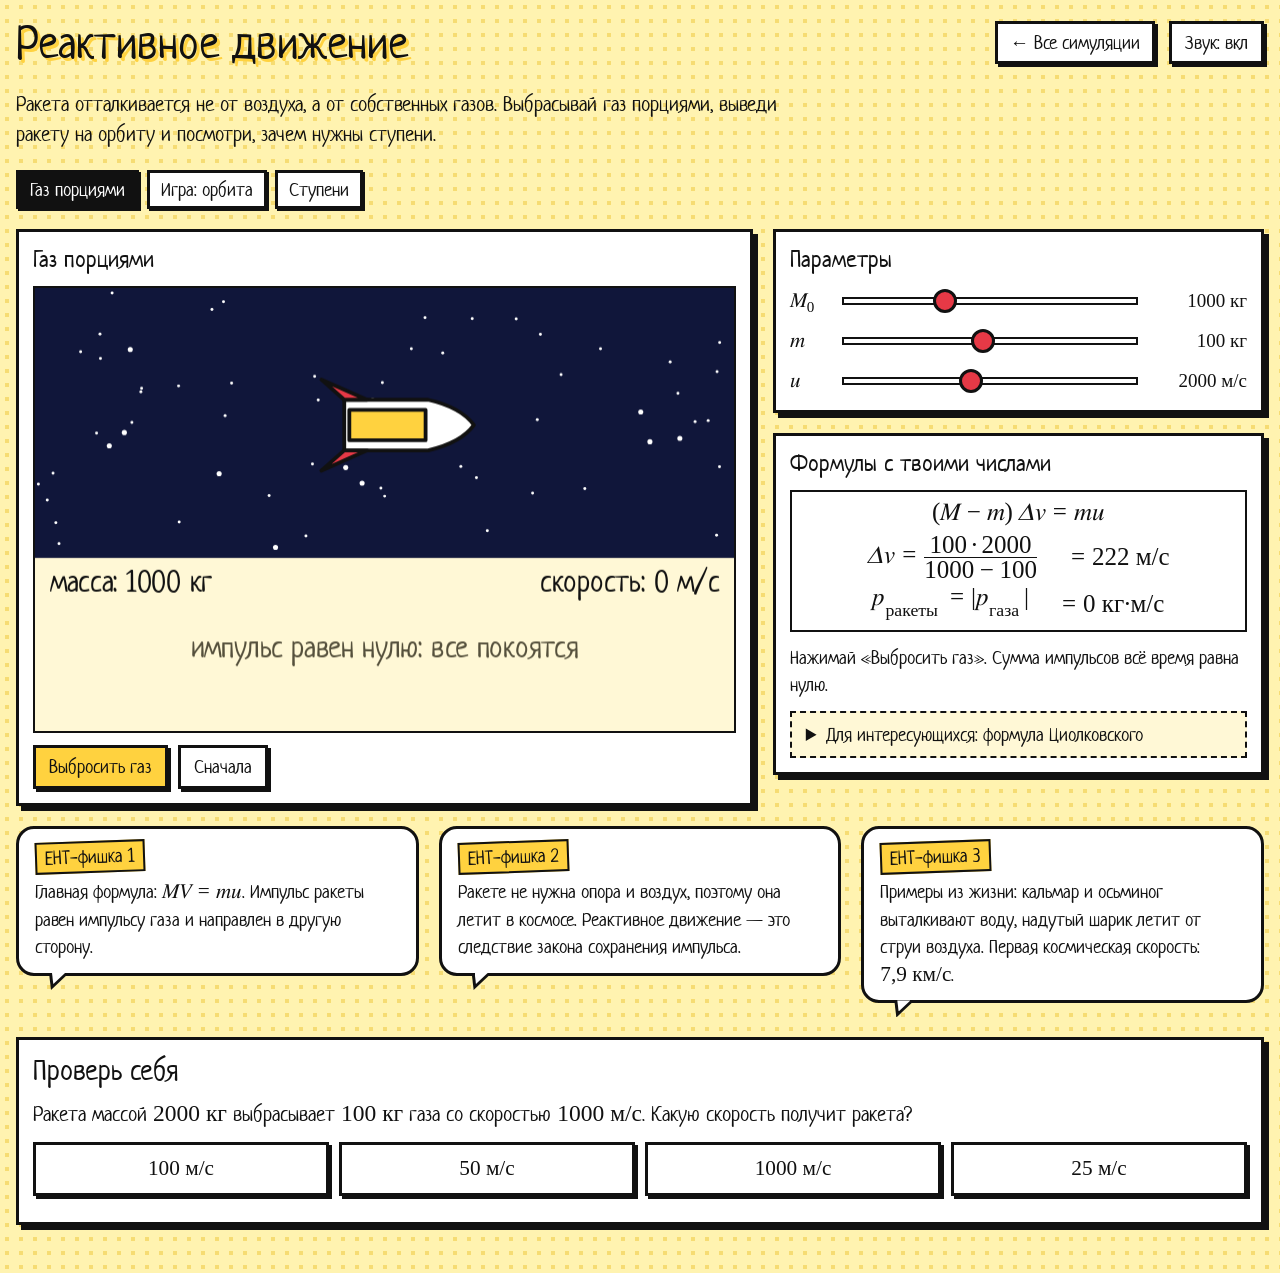
<file: reaktivnoe.html>
<!doctype html>
<html lang="ru">
<head>
<meta charset="utf-8">
<meta name="viewport" content="width=device-width,initial-scale=1,viewport-fit=cover">
<meta name="claude:viewport-fit-sides" content="cover">
<title>Реактивное движение</title>
<style>
/* Шрифт Neucha (лицензия OFL) встроен прямо сюда, чтобы работал без интернета */
@font-face{font-family:'Neucha';font-style:normal;font-weight:400;font-display:swap;src:url([data-uri]) format('woff2');unicode-range:U+0301,U+0400-045F,U+0490-0491,U+04B0-04B1,U+2116}
@font-face{font-family:'Neucha';font-style:normal;font-weight:400;font-display:swap;src:url([data-uri]) format('woff2');unicode-range:U+0000-00FF,U+0131,U+0152-0153,U+02BB-02BC,U+02C6,U+02DA,U+02DC,U+0304,U+0308,U+0329,U+2000-206F,U+20AC,U+2122,U+2191,U+2193,U+2212,U+2215,U+FEFF,U+FFFD}
/* Комикс: жёлтая бумага с растром, чёрный контур, жёсткая тень. Одна тема — сознательно светлая. */
:root{
  --paper:#fff3b0; --dots:#f6dc73; --ink:#111; --panel:#fff; --soft:#fff8d6; --muted:#55503c;
  --yellow:#ffd23f; --red:#e63946; --blue:#1d6fe0; --green:#0e9a4c; --orange:#f77f00; --purple:#8e3fe0;
  --ui:"Neucha","Comic Sans MS","Segoe Print",cursive;
  --math:"Cambria Math","STIX Two Math","Latin Modern Math","Times New Roman",serif;
  color-scheme:light;
}
*{box-sizing:border-box}
[hidden]{display:none!important}
html{-webkit-text-size-adjust:100%}
body{margin:0;background-color:var(--paper);background-image:radial-gradient(var(--dots) 22%,transparent 24%);background-size:14px 14px;color:var(--ink);font:400 19px/1.45 var(--ui)}
.wrap{max-width:1320px;margin:0 auto;padding-block:16px 48px;padding-left:max(16px,env(safe-area-inset-left,0px));padding-right:max(16px,env(safe-area-inset-right,0px));display:grid;gap:20px}
h1,h2,h3{font-family:var(--ui);font-weight:400;margin:0;line-height:1.15;text-wrap:balance}
p{margin:0}
a{color:inherit}

/* Шапка */
.top{display:flex;flex-wrap:wrap;align-items:center;gap:10px 14px}
.top h1{flex:1 1 320px;min-width:0;font-size:clamp(30px,5vw,46px);text-shadow:3px 3px 0 var(--yellow)}
.top .no{display:inline-block;background:var(--red);color:#fff;border:3px solid var(--ink);padding:0 10px;margin-right:8px;transform:rotate(-4deg);text-shadow:none}
.lead{max-width:70ch;font-size:21px}

/* Панели-кадры */
.grid{display:grid;grid-template-columns:minmax(0,3fr) minmax(0,2fr);gap:20px;align-items:start}
.grid.even{grid-template-columns:minmax(0,1fr) minmax(0,1fr)}
@media (max-width:860px){.grid,.grid.even{grid-template-columns:minmax(0,1fr)}}
.col{display:grid;gap:20px;min-width:0}
.panel{background:var(--panel);border:3px solid var(--ink);box-shadow:5px 5px 0 var(--ink);padding:14px;min-width:0;display:grid;gap:12px;position:relative}
.panel>h2{font-size:24px}
.stage{position:relative;line-height:0;overflow:hidden}
.stage canvas{display:block;width:100%;height:auto;touch-action:none;background:var(--soft);border:2px solid var(--ink)}
.stage canvas.scrollable{touch-action:pan-y}
/* На компьютере холст вместе с кнопками помещается в высоту экрана */
@media (min-width:861px){.stage canvas{width:min(100%,calc(max(100vh - 350px,340px) * var(--ar,1.6)));margin-inline:auto}}
.hint{font-size:17px;color:var(--muted)}

/* Кнопки */
button{font:inherit;color:var(--ink);background:var(--yellow);border:3px solid var(--ink);box-shadow:3px 3px 0 var(--ink);padding:5px 13px;cursor:pointer;transition:transform .06s,box-shadow .06s}
button:hover{background:#ffe27a}
button:active{transform:translate(3px,3px);box-shadow:0 0 0 var(--ink)}
button:focus-visible,input:focus-visible,select:focus-visible,a:focus-visible{outline:3px solid var(--blue);outline-offset:2px}
button.ghost{background:#fff}
button.ghost:hover{background:var(--soft)}
.row{display:flex;flex-wrap:wrap;gap:8px 10px;align-items:center}
.seg{display:flex;flex-wrap:wrap;gap:6px 8px}
.seg button{background:#fff;padding:3px 11px;box-shadow:2px 2px 0 var(--ink)}
.seg button[aria-pressed="true"]{background:var(--ink);color:#fff}
.back{text-decoration:none;background:#fff;border:3px solid var(--ink);box-shadow:3px 3px 0 var(--ink);padding:5px 12px}
.back:hover{background:var(--soft)}

/* Ползунки */
.sl{display:grid;grid-template-columns:minmax(2.2em,auto) minmax(0,1fr) minmax(5.2em,auto);gap:10px;align-items:center}
.sl output{text-align:right;font-family:var(--math);font-size:19px;font-variant-numeric:tabular-nums;white-space:nowrap}
input[type=range]{-webkit-appearance:none;appearance:none;width:100%;height:30px;background:transparent;margin:0;cursor:pointer}
input[type=range]::-webkit-slider-runnable-track{height:8px;background:#fff;border:2px solid var(--ink)}
input[type=range]::-moz-range-track{height:5px;background:#fff;border:2px solid var(--ink)}
input[type=range]::-webkit-slider-thumb{-webkit-appearance:none;width:24px;height:24px;margin-top:-10px;border-radius:50%;background:var(--red);border:3px solid var(--ink)}
input[type=range]::-moz-range-thumb{width:18px;height:18px;border-radius:50%;background:var(--red);border:3px solid var(--ink)}
select{font:inherit;background:#fff;border:3px solid var(--ink);padding:3px 6px;max-width:100%}

/* Формулы: только математический шрифт, никакого комикса */
math{font-family:var(--math);font-style:normal;font-size:1.12em;color:inherit}
.formula{background:#fff;border:2px solid var(--ink);padding:10px 14px;overflow-x:auto;display:grid;grid-template-columns:minmax(0,1fr);gap:10px;line-height:1.3}
.formula math{font-size:clamp(19px,2.4vw,25px)}
.fline{display:flex;flex-wrap:wrap;justify-content:center;align-items:center;gap:6px 26px}
.c-x{color:var(--blue)} .c-v{color:var(--green)} .c-a{color:var(--red)} .c-ek{color:var(--orange)} .c-ep{color:var(--purple)}

/* Показания приборов */
.read{display:grid;grid-template-columns:repeat(auto-fit,minmax(120px,1fr));gap:8px}
.read>div{border:2px solid var(--ink);background:var(--soft);padding:4px 10px;display:flex;justify-content:space-between;align-items:baseline;gap:8px}
.read span{font-family:var(--math);font-size:20px;font-variant-numeric:tabular-nums;white-space:nowrap}

/* Фишки ЕНТ: реплики */
.tips{display:grid;grid-template-columns:repeat(auto-fit,minmax(260px,1fr));gap:22px 20px;align-items:start}
.bubble{position:relative;background:#fff;border:3px solid var(--ink);border-radius:18px;padding:12px 16px;margin-bottom:14px}
.bubble::after{content:"";position:absolute;left:30px;bottom:-17px;width:20px;height:17px;background:var(--ink);clip-path:polygon(0 0,100% 0,10% 100%)}
.bubble::before{content:"";position:absolute;left:33px;bottom:-11px;width:13px;height:11px;background:#fff;clip-path:polygon(0 0,100% 0,10% 100%);z-index:1}
.bubble b{font-weight:400;display:inline-block;background:var(--yellow);border:2px solid var(--ink);padding:0 8px;margin-bottom:6px;transform:rotate(-2deg)}

/* Проверь себя */
.quiz .q{font-size:21px}
.quiz .opts{display:grid;grid-template-columns:repeat(auto-fit,minmax(150px,1fr));gap:10px}
.quiz .opts button{background:#fff;min-height:54px}
.quiz .opts button.ok{background:#9be8b4}
.quiz .opts button.no{background:#ffb3b8}
.quiz .ex{background:var(--soft);border:2px dashed var(--ink);padding:10px 14px;overflow-x:auto}
.score{margin-left:auto;font-size:19px}

/* Звукоподражания */
.pow{position:absolute;z-index:5;pointer-events:none;padding:26px 34px;font:400 30px/1 var(--ui);color:#fff;text-shadow:2px 2px 0 var(--ink);white-space:nowrap;animation:pow .85s ease-out forwards;
  clip-path:polygon(50% 0,60% 18%,78% 4%,78% 26%,100% 22%,88% 42%,100% 58%,80% 62%,84% 88%,62% 76%,50% 100%,40% 78%,16% 92%,20% 66%,0 60%,14% 44%,0 24%,24% 26%,24% 4%,40% 18%)}
@keyframes pow{0%{transform:scale(.3) rotate(-14deg);opacity:0}18%{transform:scale(1.1) rotate(-5deg);opacity:1}70%{transform:scale(1) rotate(-5deg);opacity:1}100%{transform:scale(1.04) rotate(-5deg);opacity:0}}

/* Для интересующихся */
details{background:var(--soft);border:2px dashed var(--ink);padding:8px 14px}
details>summary{cursor:pointer}
details[open]>summary{margin-bottom:8px}

/* Меню */
.sec{font-size:30px;text-shadow:2px 2px 0 var(--yellow);margin-top:10px}
.cards{display:grid;grid-template-columns:repeat(auto-fit,minmax(280px,1fr));gap:22px}
.card{display:grid;grid-template-rows:auto 1fr;text-decoration:none;background:#fff;border:3px solid var(--ink);box-shadow:5px 5px 0 var(--ink);transition:transform .08s,box-shadow .08s}
.card:hover{transform:translate(-2px,-2px) rotate(-.5deg);box-shadow:8px 8px 0 var(--ink)}
.card svg{display:block;width:100%;height:auto;border-bottom:3px solid var(--ink)}
.card div{padding:10px 14px 14px;display:grid;gap:4px;align-content:start}
.card h2{font-size:25px}
.card p{font-size:18px;color:var(--muted)}
@media (prefers-reduced-motion:reduce){.pow{animation-duration:.01s;animation-fill-mode:none;display:none}.card,button{transition:none}}

</style>
</head>
<body data-title="Реактивное движение">
<main class="wrap">
  <p class="lead">Ракета отталкивается не от воздуха, а от собственных газов. Выбрасывай газ порциями, выведи ракету на орбиту и посмотри, зачем нужны ступени.</p>
  <div class="row" id="tabs"></div>
  <div class="grid">
    <section class="panel">
      <h2 id="ttl"></h2>
      <div class="stage" id="host"><canvas id="cMain"></canvas></div>
      <div class="row" id="btns"></div>
    </section>
    <div class="col">
      <section class="panel" id="ctrl"><h2>Параметры</h2></section>
      <section class="panel"><h2>Формулы с твоими числами</h2><div class="formula" id="fm"></div><p id="msg"></p>
        <details id="tsi">
          <summary>Для интересующихся: формула Циолковского</summary>
          <div class="formula tx" id="tsiF"></div>
          <p class="tx">Она учитывает, что ракета легчает по мере сгорания топлива. Здесь $u$ — скорость газа, $m_0$ — масса при старте, $m$ — масса без топлива. На ЕНТ обычно хватает закона сохранения импульса.</p>
        </details>
      </section>
    </div>
  </div>
  <section class="tips">
    <div class="bubble tx"><b>ЕНТ-фишка 1</b><br>Главная формула: $MV=mu$. Импульс ракеты равен импульсу газа и направлен в другую сторону.</div>
    <div class="bubble tx"><b>ЕНТ-фишка 2</b><br>Ракете не нужна опора и воздух, поэтому она летит в космосе. Реактивное движение — это следствие закона сохранения импульса.</div>
    <div class="bubble tx"><b>ЕНТ-фишка 3</b><br>Примеры из жизни: кальмар и осьминог выталкивают воду, надутый шарик летит от струи воздуха. Первая космическая скорость: $7,9\u{ км/с}$.</div>
  </section>
  <div id="qz"></div>
</main>
<script>
'use strict';
// Общая основа симуляций: формулы (MathML), звуки (Web Audio), ползунки, холсты, задачи.
const C = (() => {
  /* ---------- Формулы: короткая запись вроде T = 2π\sqrt{\frac{m}{k}} превращается в MathML ---------- */
  function tex(s) {
    let i = 0;
    const esc = c => c.replace(/&/g, '&amp;').replace(/</g, '&lt;').replace(/>/g, '&gt;');
    const raw = () => { i++; let d = 1, st = i; while (i < s.length) { if (s[i] === '{') d++; if (s[i] === '}' && --d === 0) break; i++; } const r = s.slice(st, i); i++; return r; };
    const group = () => { i++; const r = seq('}'); i++; return r; };
    const SYM = { cdot: '·', approx: '≈', lt: '<', gt: '>', le: '≤', ge: '≥', to: '→', pm: '±', sim: '∼', ne: '≠', Rightarrow: '⇒', times: '×', div: '÷' };
    // Минус сразу после «=», скобки или в начале — это знак числа, без широких отступов
    const unary = (ch, at) => /(^|[=(,{:]|\\q)\s*$/.test(s.slice(0, at)) ? `<mo form="prefix" lspace="0" rspace="0">${ch}</mo>` : `<mo>${ch}</mo>`;
    function atom() {
      const c = s[i], at = i;
      if (c === '{') return `<mrow>${group()}</mrow>`;
      if (c === '\\') {
        const m = /^\\([a-zA-Z]+|.)/.exec(s.slice(i)); i += m[0].length; const n = m[1];
        if (n === 'frac') { const a = group(), b = group(); return `<mfrac><mrow>${a}</mrow><mrow>${b}</mrow></mfrac>`; }
        if (n === 'sqrt') return `<msqrt><mrow>${group()}</mrow></msqrt>`;
        if (n === 'vec') return `<mover accent="true"><mrow>${group()}</mrow><mo stretchy="false">→</mo></mover>`;
        if (n === 'u') return `<mrow><mspace width="0.25em"/><mtext>${esc(raw())}</mtext></mrow>`;
        if (n === 't') return `<mtext>${esc(raw())}</mtext>`;
        if (n === 'col') { const k = raw(); return `<mrow class="c-${k}">${group()}</mrow>`; }
        if (n === ',') return '<mspace width="0.2em"/>';
        if (n === 'q') return '<mspace width="1em"/>';
        if (['sin', 'cos', 'tg'].includes(n)) return `<mrow><mspace width="0.12em"/><mi>${n}</mi><mspace width="0.1em"/></mrow>`;
        if (n === 'pm') return unary('±', at);
        if (SYM[n]) return `<mo>${esc(SYM[n])}</mo>`;
        return `<mi>${esc(n)}</mi>`;
      }
      const num = /^\d+(,\d+)?/.exec(s.slice(i));
      if (num) { i += num[0].length; return `<mn>${num[0]}</mn>`; }
      const cyr = /^[А-Яа-яЁё]+/.exec(s.slice(i));
      if (cyr) { i += cyr[0].length; return `<mtext>${cyr[0]}</mtext>`; }
      i++;
      if (/[A-Za-zα-ωΑ-Ω]/.test(c)) return `<mi>${c}</mi>`;
      if (c === '-' || c === '−') return unary('−', at);
      if (c === '(' || c === ')') return `<mo stretchy="false" lspace="0" rspace="0">${c}</mo>`;
      if (c === '|') return '<mo stretchy="false" lspace="0" rspace="0">|</mo>';
      if (c === "'") return '<mo>′</mo>';
      return `<mo>${esc(c)}</mo>`;
    }
    function seq(end) {
      let out = '';
      while (i < s.length && s[i] !== end) {
        if (s[i] === ' ') { i++; continue; }
        const b = atom(); let sub = null, sup = null;
        while (s[i] === '_' || s[i] === '^') {
          const k = s[i++]; const v = s[i] === '{' ? `<mrow>${group()}</mrow>` : atom();
          if (k === '_') sub = v; else sup = v;
        }
        if (sub && sup) out += `<msubsup>${b}${sub}${sup}</msubsup>`;
        else if (sub) out += `<msub>${b}${sub}</msub>`;
        else if (sup) out += `<msup>${b}${sup}</msup>`;
        else out += b;
      }
      return out;
    }
    return seq();
  }
  const m = s => `<math>${tex(s)}</math>`;
  // Строка формул: \q — место, где длинная формула может перенестись на узком экране
  const md = s => `<div class="fline">${s.split('\\q').map(p => `<math displaystyle="true">${tex(p.replace(/,\s*$/, ''))}</math>`).join('')}</div>`;
  // Текст с формулами в знаках $...$
  const t = s => s.replace(/\$([^$]+)\$/g, (_, f) => m(f));
  const renderAll = (root = document) => root.querySelectorAll('.tx').forEach(el => { el.innerHTML = t(el.innerHTML.replace(/&amp;/g, '&')); el.classList.remove('tx'); });

  /* ---------- Числа ---------- */
  const fmt = (x, d = 2) => {
    if (!isFinite(x)) return '∞';
    const s = (+x).toFixed(d).replace('.', ',');
    return s.replace('-', '−').replace(/^−(0(,0*)?)$/, '$1');
  };
  // Экспоненциальная запись для $...$: 3,0·10^{-26}
  const sci = (x, d = 1) => {
    if (x === 0) return '0';
    const e = Math.floor(Math.log10(Math.abs(x))), a = x / 10 ** e;
    return `${fmt(a, d)}\\cdot 10^{${e}}`;
  };
  const trim = (x, d = 2) => { const s = fmt(x, d); return s.includes(',') ? s.replace(/0+$/, '').replace(/,$/, '') : s; };
  const pick = a => a[Math.floor(Math.random() * a.length)];
  const clamp = (x, a, b) => Math.max(a, Math.min(b, x));

  /* ---------- Звук ---------- */
  let ac = null, muted = false, master = null;
  try { muted = localStorage.getItem('comic-mute') === '1'; } catch (e) { /* хранилище недоступно */ }
  function unlock() {
    if (!ac) {
      const A = window.AudioContext || window.webkitAudioContext;
      if (!A) return;
      ac = new A(); master = ac.createGain(); master.gain.value = muted ? 0 : 1; master.connect(ac.destination);
    }
    if (ac.state === 'suspended') ac.resume();
  }
  addEventListener('pointerdown', unlock, { capture: true });
  addEventListener('keydown', unlock, { capture: true });
  function tone({ f = 440, to = null, dur = .15, type = 'sine', vol = .2, delay = 0 }) {
    if (!ac || muted) return;
    const o = ac.createOscillator(), g = ac.createGain(), t0 = ac.currentTime + delay;
    o.type = type; o.frequency.setValueAtTime(f, t0);
    if (to) o.frequency.exponentialRampToValueAtTime(to, t0 + dur);
    g.gain.setValueAtTime(0.0001, t0); g.gain.exponentialRampToValueAtTime(vol, t0 + .008); g.gain.exponentialRampToValueAtTime(0.0001, t0 + dur);
    o.connect(g); g.connect(master); o.start(t0); o.stop(t0 + dur + .02);
  }
  function noise({ dur = .2, vol = .15, f = 1500, q = .8, type = 'bandpass', to = null, delay = 0 }) {
    if (!ac || muted) return;
    const n = Math.floor(ac.sampleRate * dur), b = ac.createBuffer(1, n, ac.sampleRate), d = b.getChannelData(0);
    for (let i = 0; i < n; i++) d[i] = Math.random() * 2 - 1;
    const s = ac.createBufferSource(), fl = ac.createBiquadFilter(), g = ac.createGain(), t0 = ac.currentTime + delay;
    s.buffer = b; fl.type = type; fl.Q.value = q; fl.frequency.setValueAtTime(f, t0);
    if (to) fl.frequency.exponentialRampToValueAtTime(to, t0 + dur);
    g.gain.setValueAtTime(vol, t0); g.gain.exponentialRampToValueAtTime(0.0001, t0 + dur);
    s.connect(fl); fl.connect(g); g.connect(master); s.start(t0);
  }
  const sfx = {
    click() { tone({ f: 620, to: 380, dur: .06, type: 'square', vol: .06 }); },
    tick() { tone({ f: 1100, dur: .025, type: 'square', vol: .025 }); },
    soft(v = .04) { tone({ f: 700, dur: .05, vol: v }); },
    pop() { tone({ f: 220, to: 900, dur: .09, type: 'triangle', vol: .18 }); },
    boing(f = 180) { tone({ f: f * 2.2, to: f * .7, dur: .35, type: 'triangle', vol: .18 }); tone({ f: f * 3.1, to: f, dur: .25, vol: .08, delay: .02 }); },
    whoosh() { noise({ dur: .35, vol: .16, f: 500, to: 3000, q: 1.2 }); },
    psh() { noise({ dur: .55, vol: .14, f: 4000, to: 1200, q: .6 }); },
    clank() { tone({ f: 880, dur: .3, type: 'triangle', vol: .12 }); tone({ f: 1320, dur: .22, type: 'sine', vol: .07, delay: .01 }); noise({ dur: .05, vol: .1, f: 2500 }); },
    bump() { tone({ f: 150, to: 70, dur: .12, type: 'sine', vol: .25 }); noise({ dur: .05, vol: .08, f: 800 }); },
    ding() { tone({ f: 1320, dur: .5, vol: .12 }); tone({ f: 1980, dur: .35, vol: .05, delay: .01 }); },
    pluck(f) { tone({ f, dur: .28, type: 'triangle', vol: .06 }); },
    right() { [523, 659, 784, 1047].forEach((f, i) => tone({ f, dur: .16, type: 'triangle', vol: .14, delay: i * .08 })); },
    wrong() { tone({ f: 200, to: 90, dur: .4, type: 'sawtooth', vol: .09 }); },
    shout(vol = .2, delay = 0) { tone({ f: 420, to: 640, dur: .28, type: 'sawtooth', vol, delay }); tone({ f: 840, to: 1100, dur: .24, vol: vol * .4, delay }); },
  };
  // Непрерывный тон для симуляции звука
  function hum() {
    let o = null, g = null;
    return {
      on(f, vol) { if (!ac) unlock(); if (!ac || o) return; o = ac.createOscillator(); g = ac.createGain(); o.frequency.value = f; g.gain.setValueAtTime(0.0001, ac.currentTime); g.gain.exponentialRampToValueAtTime(Math.max(vol, .0002), ac.currentTime + .05); o.connect(g); g.connect(master); o.start(); },
      set(f, vol) { if (!o) return; o.frequency.setTargetAtTime(f, ac.currentTime, .02); g.gain.setTargetAtTime(Math.max(vol, .0001), ac.currentTime, .02); },
      off() { if (!o) return; g.gain.setTargetAtTime(.0001, ac.currentTime, .03); o.stop(ac.currentTime + .15); o = null; },
      get playing() { return !!o; },
    };
  }

  /* ---------- Каркас страницы ---------- */
  function header() {
    const b = document.body, top = document.createElement('header'); top.className = 'top';
    const inMenu = b.dataset.menu === '1';
    top.innerHTML = `<h1>${b.dataset.no ? `<span class="no">${b.dataset.no}</span>` : ''}${b.dataset.title}</h1>
      ${inMenu ? '' : '<a class="back" href="index.html">← Все симуляции</a>'}
      <button class="ghost" id="mute" aria-pressed="${muted}" type="button"></button>`;
    document.querySelector('.wrap').prepend(top);
    const btn = top.querySelector('#mute');
    const paint = () => { btn.textContent = muted ? 'Звук: выкл' : 'Звук: вкл'; btn.setAttribute('aria-pressed', muted); };
    paint();
    btn.onclick = () => {
      muted = !muted; unlock();
      if (master) master.gain.value = muted ? 0 : 1;
      try { localStorage.setItem('comic-mute', muted ? '1' : '0'); } catch (e) { /* без запоминания */ }
      paint(); sfx.click();
    };
    renderAll();
  }

  /* ---------- Элементы управления ---------- */
  function slider(parent, o) {
    const id = 's' + Math.random().toString(36).slice(2, 8), el = document.createElement('div'); el.className = 'sl';
    const toPos = v => o.log ? 1000 * Math.log(v / o.min) / Math.log(o.max / o.min) : v;
    const fromPos = p => o.log ? o.min * (o.max / o.min) ** (p / 1000) : +p;
    el.innerHTML = `<label for="${id}">${o.label.startsWith('$') ? t(o.label) : o.label}</label>
      <input id="${id}" type="range" min="${o.log ? 0 : o.min}" max="${o.log ? 1000 : o.max}" step="${o.log ? 1 : (o.step || 1)}" value="${toPos(o.value)}"><output></output>`;
    parent.appendChild(el);
    const inp = el.querySelector('input'), out = el.querySelector('output');
    let val = o.value, last = 0;
    const show = () => { out.textContent = (o.show ? o.show(val) : fmt(val, o.dec ?? 1)) + (o.unit ? ' ' + o.unit : ''); };
    inp.addEventListener('input', () => {
      val = fromPos(inp.value); show();
      const n = performance.now(); if (n - last > 60) { sfx.tick(); last = n; }
      o.on && o.on(val);
    });
    show();
    return { get v() { return val; }, set(x, silent) { val = x; inp.value = toPos(x); show(); if (!silent) o.on && o.on(val); }, el };
  }
  function seg(parent, opts, value, on, label) {
    const el = document.createElement('div'); el.className = 'seg'; el.setAttribute('role', 'group'); if (label) el.setAttribute('aria-label', label);
    const btns = opts.map(op => {
      const b = document.createElement('button'); b.type = 'button'; b.innerHTML = t(op.label); b.setAttribute('aria-pressed', op.value === value);
      b.onclick = () => { set(op.value); sfx.click(); on(op.value); };
      el.appendChild(b); return { b, op };
    });
    function set(v) { btns.forEach(x => x.b.setAttribute('aria-pressed', x.op.value === v)); }
    parent.appendChild(el);
    return { set, el };
  }
  function button(parent, text, on, cls) {
    const b = document.createElement('button'); b.type = 'button'; b.innerHTML = t(text); if (cls) b.className = cls;
    b.onclick = e => { sfx.click(); on(e); }; parent.appendChild(b); return b;
  }
  function readout(parent, items) {
    const el = document.createElement('div'); el.className = 'read'; const out = {};
    items.forEach(it => {
      const d = document.createElement('div'); d.innerHTML = `${m(it.tex)}<span></span>`;
      out[it.key] = d.querySelector('span'); if (it.color) out[it.key].style.color = it.color; el.appendChild(d);
    });
    parent.appendChild(el);
    let last = 0;
    return vals => {
      const n = performance.now(); if (n - last < 90) return; last = n;
      for (const k in vals) if (out[k].textContent !== vals[k]) out[k].textContent = vals[k];
    };
  }

  /* ---------- Холст ---------- */
  function stage(canvas, W, H, { draggable = true } = {}) {
    const g = canvas.getContext('2d');
    canvas.style.aspectRatio = W + ' / ' + H;
    canvas.style.setProperty('--ar', W / H);
    if (!draggable) canvas.classList.add('scrollable');
    let s = 1;
    function fit() {
      const cw = canvas.clientWidth || W, dpr = Math.min(window.devicePixelRatio || 1, 2.5);
      s = cw * dpr / W; canvas.width = Math.round(W * s); canvas.height = Math.round(H * s);
    }
    fit();
    if ('ResizeObserver' in window) new ResizeObserver(fit).observe(canvas); else addEventListener('resize', fit);
    return {
      g, W, H, canvas,
      begin() { g.setTransform(s, 0, 0, s, 0, 0); g.clearRect(0, 0, W, H); g.lineCap = 'round'; g.lineJoin = 'round'; },
      pos(e) { const r = canvas.getBoundingClientRect(); return { x: (e.clientX - r.left) * W / r.width, y: (e.clientY - r.top) * H / r.height }; },
    };
  }
  function drag(st, { hit, move, end, down }) {
    let on = false;
    st.canvas.addEventListener('pointerdown', e => { const p = st.pos(e); if (hit(p)) { on = true; st.canvas.setPointerCapture(e.pointerId); down && down(p); e.preventDefault(); } });
    st.canvas.addEventListener('pointermove', e => { if (on) move(st.pos(e)); });
    const up = e => { if (on) { on = false; end && end(st.pos(e)); } };
    st.canvas.addEventListener('pointerup', up); st.canvas.addEventListener('pointercancel', up);
  }
  function loop(fn) {
    let prev = performance.now(), T = 0;
    (function f(now) { const dt = Math.min((now - prev) / 1000, .05); prev = now; T += dt; fn(dt, T); requestAnimationFrame(f); })(prev);
  }
  const INK = '#111', COL = { x: '#1d6fe0', v: '#0e9a4c', a: '#e63946', ek: '#f77f00', ep: '#8e3fe0', ink: INK };
  function text(g, s, x, y, { size = 20, color = INK, align = 'left', base = 'alphabetic', font = 'Neucha, "Comic Sans MS", cursive' } = {}) {
    g.fillStyle = color; g.font = `${size}px ${font}`; g.textAlign = align; g.textBaseline = base; g.fillText(s, x, y);
  }
  // Подпись величины: курсив с нижним индексом, как в формулах
  function sym(g, base, sub, x, y, { size = 22, color = INK, align = 'left' } = {}) {
    const F = '"Cambria Math", "Times New Roman", serif';
    g.fillStyle = color; g.textBaseline = 'alphabetic'; g.textAlign = 'left';
    g.font = `italic ${size}px ${F}`; const w = g.measureText(base).width;
    g.font = `${size * .68}px ${F}`; const sw = sub ? g.measureText(sub).width : 0;
    const x0 = align === 'center' ? x - (w + sw) / 2 : align === 'right' ? x - w - sw : x;
    g.font = `italic ${size}px ${F}`; g.fillText(base, x0, y);
    if (sub) { g.font = `${size * .68}px ${F}`; g.fillText(sub, x0 + w + 1, y + size * .28); }
  }
  function arrow(g, x1, y1, x2, y2, color = INK, w = 4) {
    const L = Math.hypot(x2 - x1, y2 - y1); if (L < 2) return;
    const a = Math.atan2(y2 - y1, x2 - x1), h = Math.min(14, 7 + L * .2) + w;
    const bx = x2 - Math.cos(a) * h * .8, by = y2 - Math.sin(a) * h * .8;
    g.strokeStyle = color; g.lineWidth = w; g.beginPath(); g.moveTo(x1, y1); g.lineTo(bx, by); g.stroke();
    g.fillStyle = color; g.beginPath(); g.moveTo(x2, y2);
    g.lineTo(x2 - Math.cos(a - .45) * h, y2 - Math.sin(a - .45) * h);
    g.lineTo(x2 - Math.cos(a + .45) * h, y2 - Math.sin(a + .45) * h); g.closePath(); g.fill();
  }
  function line(g, x1, y1, x2, y2, color = INK, w = 2, dash = null) {
    g.strokeStyle = color; g.lineWidth = w; g.setLineDash(dash || []); g.beginPath(); g.moveTo(x1, y1); g.lineTo(x2, y2); g.stroke(); g.setLineDash([]);
  }
  function ball(g, x, y, r, fill, w = 3) {
    g.fillStyle = fill; g.strokeStyle = INK; g.lineWidth = w; g.beginPath(); g.arc(x, y, r, 0, 7); g.fill(); g.stroke();
    g.fillStyle = 'rgba(255,255,255,.65)'; g.beginPath(); g.arc(x - r * .32, y - r * .36, r * .2, 0, 7); g.fill();
  }
  function rect(g, x, y, w, h, fill, lw = 3) {
    g.fillStyle = fill; g.strokeStyle = INK; g.lineWidth = lw; g.fillRect(x, y, w, h); g.strokeRect(x, y, w, h);
  }
  function springPath(g, x1, y1, x2, y2, coils = 11, amp = 16, lw = 3) {
    const L = Math.hypot(x2 - x1, y2 - y1), ux = (x2 - x1) / L, uy = (y2 - y1) / L, px = -uy, py = ux, lead = 12;
    g.strokeStyle = INK; g.lineWidth = lw; g.beginPath(); g.moveTo(x1, y1);
    g.lineTo(x1 + ux * lead, y1 + uy * lead);
    const n = coils * 2, seg = (L - 2 * lead) / n;
    for (let i = 0; i < n; i++) {
      const d = lead + seg * (i + .5), o = (i % 2 ? -1 : 1) * amp;
      g.lineTo(x1 + ux * d + px * o, y1 + uy * d + py * o);
    }
    g.lineTo(x2 - ux * lead, y2 - uy * lead); g.lineTo(x2, y2); g.stroke();
  }
  // Лента-самописец: хранит точки и рисует их справа налево
  function tape(len = 400) {
    const buf = []; return { push(v) { buf.push(v); if (buf.length > len) buf.shift(); }, clear() { buf.length = 0; }, buf, len };
  }
  function axes(g, x, y, w, h, { zero = null, tLabel = 't' } = {}) {
    const y0 = zero ?? y + h;
    arrow(g, x, y0, x + w, y0, INK, 2); arrow(g, x, y + h, x, y, INK, 2);
    sym(g, tLabel, '', x + w - 12, y0 + 22, { size: 20 });
  }

  /* ---------- Вспышка-звукоподражание ---------- */
  function pow(host, word, color = '#e63946', at = null) {
    if (matchMedia('(prefers-reduced-motion: reduce)').matches) return;
    const el = document.createElement('div'); el.className = 'pow'; el.textContent = word; el.style.background = color;
    el.style.left = (at ? at.x : 10 + Math.random() * 45) + '%'; el.style.top = (at ? at.y : 6 + Math.random() * 30) + '%';
    host.appendChild(el); el.addEventListener('animationend', () => el.remove());
  }

  /* ---------- Задачи ---------- */
  function shuffle(a) { for (let i = a.length - 1; i > 0; i--) { const j = Math.floor(Math.random() * (i + 1)); [a[i], a[j]] = [a[j], a[i]]; } return a; }
  function quiz(parent, gens) {
    const el = document.createElement('section'); el.className = 'panel quiz';
    el.innerHTML = '<div class="row"><h2>Проверь себя</h2><span class="score" aria-live="polite"></span></div><div class="q"></div><div class="opts"></div><div class="ex" hidden></div><div class="row"><button type="button" class="nx" hidden>Следующая задача</button></div>';
    parent.appendChild(el);
    const q = el.querySelector('.q'), opts = el.querySelector('.opts'), ex = el.querySelector('.ex'), nx = el.querySelector('.nx'), sc = el.querySelector('.score');
    let right = 0, total = 0, n = Math.floor(Math.random() * gens.length);
    function ask() {
      const task = gens[n++ % gens.length]();
      q.innerHTML = t(task.q); ex.hidden = true; nx.hidden = true; opts.innerHTML = '';
      const list = shuffle([{ s: task.a, ok: true }, ...task.wrong.map(s => ({ s, ok: false }))]);
      list.forEach(o => {
        const b = document.createElement('button'); b.type = 'button'; b.innerHTML = t(o.s);
        b.onclick = () => {
          total++; if (o.ok) right++;
          [...opts.children].forEach((x, i) => { x.disabled = true; if (list[i].ok) x.classList.add('ok'); });
          if (!o.ok) b.classList.add('no');
          if (o.ok) { sfx.right(); pow(el, C.pick(['В ТОЧКУ!', 'ЕСТЬ!', 'БАМ!', 'ТОЧНО!']), '#0e9a4c', { x: 55, y: 2 }); } else { sfx.wrong(); pow(el, 'ОЙ!', '#e63946', { x: 60, y: 2 }); }
          ex.innerHTML = t(task.ex); ex.hidden = false; nx.hidden = false; sc.textContent = `Верно: ${right} из ${total}`;
        };
        opts.appendChild(b);
      });
    }
    nx.onclick = () => { sfx.click(); ask(); };
    ask();
  }

  return { tex, m, md, t, renderAll, fmt, sci, trim, pick, clamp, sfx, hum, header, slider, seg, button, readout, stage, drag, loop, COL, INK, text, sym, arrow, line, ball, rect, springPath, tape, axes, pow, quiz, shuffle };
})();

</script>
<script>
const { COL, fmt, trim, sym, text, line, arrow, ball, md, sfx } = C;
const host = document.getElementById('host'), ctrl = document.getElementById('ctrl'), btns = document.getElementById('btns');
const S = C.stage(document.getElementById('cMain'), 660, 420, { draggable: false });
const W = 660, H = 420;
let tab = 'puff';
const mk = cls => { const o = {}; ['puff', 'orbit', 'stage'].forEach(k => { const d = document.createElement('div'); if (cls === 'row') d.className = 'row'; else d.style.cssText = 'display:grid;gap:10px'; o[k] = d; (cls === 'row' ? btns : ctrl).appendChild(d); }); return o; };
const gC = mk(''), gB = mk('row');
const setMsg = s => { document.getElementById('msg').innerHTML = C.t(s); };
document.getElementById('tsiF').innerHTML = md('v = u\\,\\ln\\frac{m_0}{m}');
const stars = Array.from({ length: 60 }, () => ({ x: Math.random() * W, y: Math.random() * 260, r: Math.random() < .2 ? 2.4 : 1.4 }));

function rocket(g, x, y, ang, scale = 1, flame = 0, fuel = 1) {
  g.save(); g.translate(x, y); g.rotate(ang); g.scale(scale, scale);
  if (flame > 0) { g.fillStyle = '#ff9f1c'; g.strokeStyle = C.INK; g.lineWidth = 2.5; g.beginPath(); g.moveTo(-40, -13); g.lineTo(-40 - 44 * flame, 0); g.lineTo(-40, 13); g.closePath(); g.fill(); g.stroke(); }
  g.fillStyle = '#fff'; g.strokeStyle = C.INK; g.lineWidth = 3;
  g.beginPath(); g.moveTo(-40, -20); g.lineTo(26, -20); g.quadraticCurveTo(52, -14, 62, 0); g.quadraticCurveTo(52, 14, 26, 20); g.lineTo(-40, 20); g.closePath(); g.fill(); g.stroke();
  g.fillStyle = '#e63946'; g.beginPath(); g.moveTo(-40, -20); g.lineTo(-58, -36); g.lineTo(-22, -20); g.closePath(); g.fill(); g.stroke();
  g.beginPath(); g.moveTo(-40, 20); g.lineTo(-58, 36); g.lineTo(-22, 20); g.closePath(); g.fill(); g.stroke();
  g.fillStyle = '#ffd23f'; g.fillRect(-36, -12, 60 * fuel, 24);
  g.strokeRect(-36, -12, 60, 24);
  g.restore();
}

/* ---------- Порции газа ---------- */
const sM0 = C.slider(gC.puff, { label: '$M_0$', unit: 'кг', min: 500, max: 2000, step: 100, value: 1000, dec: 0, on: resetPuff });
const sPm = C.slider(gC.puff, { label: '$m$', unit: 'кг', min: 10, max: 200, step: 10, value: 100, dec: 0, on: updPuff });
const sU = C.slider(gC.puff, { label: '$u$', unit: 'м/с', min: 500, max: 4000, step: 100, value: 2000, dec: 0, on: updPuff });
const DRY = .2;
let rk = { M: 1000, v: 0, pg: 0, flame: 0, puffs: [], scroll: 0 };
const bPuff = C.button(gB.puff, 'Выбросить газ', puff);
C.button(gB.puff, 'Сначала', resetPuff, 'ghost');
function resetPuff() { rk = { M: sM0.v, v: 0, pg: 0, flame: 0, puffs: [], scroll: 0, n: 0, last: null }; updPuff(); setMsg('Нажимай «Выбросить газ». Сумма импульсов всё время равна нулю.'); }
function updPuff() {
  const m = sPm.v, u = sU.v, M = rk.M, Ma = M - m, dv = m * u / Ma;
  document.getElementById('fm').innerHTML = md(`(M - m)\\,Δv = mu`) + md(`Δv = \\frac{${trim(m, 0)}\\cdot ${trim(u, 0)}}{${trim(M, 0)} - ${trim(m, 0)}} \\q = ${Ma > 0 ? trim(dv, 0) : '—'}\\u{м/с}`) + md(`p_{\\t{ракеты}} = |p_{\\t{газа}}| \\q = ${trim(rk.pRocket || 0, 0)}\\u{кг·м/с}`);
}
function puff() {
  const m = sPm.v, u = sU.v, floor = sM0.v * DRY;
  if (rk.M - m < floor - 1e-6) { sfx.wrong(); C.pow(host, 'ПУСТО!', '#111', { x: 30, y: 30 }); setMsg('Топливо закончилось: остался только корпус. Нажми «Сначала».'); return; }
  const dv = m * u / (rk.M - m); rk.M -= m; rk.v += dv; rk.flame = 1; rk.n++;
  rk.pRocket = rk.M * rk.v;
  rk.puffs.push({ x: 230, y: 130, vx: -(u - rk.v) * .03 - 40, life: 1 });
  sfx.psh(); sfx.boing(90); C.pow(host, 'ПФФ!', '#f77f00', { x: 4, y: 8 });
  setMsg(`Выброс № ${rk.n}. Ракета легчает, поэтому следующая порция разгонит её сильнее.`); updPuff();
}
function drawPuff(dt) {
  const { g } = S;
  g.fillStyle = '#10163a'; g.fillRect(0, 0, W, 256);
  rk.scroll += (20 + rk.v * .08) * dt;
  g.fillStyle = '#fff'; stars.forEach(s => { const x = ((s.x - rk.scroll * (s.r > 2 ? 1.5 : 1)) % W + W) % W; g.beginPath(); g.arc(x, s.y * .95, s.r, 0, 7); g.fill(); });
  rk.flame = Math.max(0, rk.flame - dt * 2.4);
  rk.puffs.forEach(p => { p.x += p.vx * dt; p.life -= dt * .7; });
  rk.puffs = rk.puffs.filter(p => p.life > 0 && p.x > -60);
  rk.puffs.forEach(p => { g.globalAlpha = Math.max(0, p.life); g.fillStyle = '#ffb14a'; for (let i = 0; i < 5; i++) { g.beginPath(); g.arc(p.x + i * 15, p.y + Math.sin(i * 2.1) * 13, 11 - i, 0, 7); g.fill(); } }); g.globalAlpha = 1;
  const fuel = C.clamp((rk.M - sM0.v * DRY) / (sM0.v * (1 - DRY)), 0, 1);
  rocket(g, 340, 130, 0, 1.2, rk.flame, fuel);
  // показания
  const P = rk.pRocket || 0, big = 200;
  text(g, `масса: ${trim(rk.M, 0)} кг`, 14, 288, { size: 28 });
  text(g, `скорость: ${trim(rk.v, 0)} м/с`, 646, 288, { size: 28, align: 'right' });
  if (P > 0) {
    arrow(g, 330, 338, 330 + big, 338, COL.ek, 8); arrow(g, 330, 338, 330 - big, 338, COL.ep, 8);
    text(g, 'ракета', 330 + big, 372, { size: 26, color: COL.ek, align: 'right' }); text(g, 'газ', 330 - big, 372, { size: 26, color: COL.ep });
    text(g, `импульс каждого ${trim(P, 0)} кг·м/с`, 330, 408, { size: 26, align: 'center' });
  } else text(g, 'импульс равен нулю: все покоятся', 330, 350, { size: 28, align: 'center', color: '#55503c' });
}

/* ---------- Игра: орбита ---------- */
const FUELS = { kero: { n: 'Керосин', u: 3000 }, hydro: { n: 'Водород', u: 4400 } };
let fuel = 'kero', flight = null;
const LOSS = 1.5, V1 = 7.9, V2 = 11.2;
C.seg(gC.orbit, Object.keys(FUELS).map(k => ({ label: FUELS[k].n, value: k })), fuel, v => { fuel = v; flight = null; updOrbit(); }, 'Топливо');
const sShare = C.slider(gC.orbit, { label: 'топливо', unit: '%', min: 50, max: 95, step: 1, value: 70, dec: 0, on: () => { flight = null; updOrbit(); } });
C.button(gB.orbit, 'На старт!', launch);
const vFinal = () => FUELS[fuel].u / 1000 * Math.log(1 / (1 - sShare.v / 100)) - LOSS;
function updOrbit() {
  const u = FUELS[fuel].u / 1000, sh = sShare.v / 100, vi = u * Math.log(1 / (1 - sh));
  document.getElementById('fm').innerHTML =
    md(`v_{\\t{цель}} = 7,9\\u{км/с}`) +
    md(`v = ${trim(u, 1)}\\cdot\\ln\\frac{1}{1 - ${trim(sh)}} - ${trim(LOSS, 1)} \\q = ${fmt(vi - LOSS)}\\u{км/с}`);
  setMsg('Подбери долю топлива и нажми «На старт!». Из скорости вычитаем 1,5 км/с: её съедают тяжесть и воздух.');
}
function launch() { flight = { t: 0, v: vFinal(), done: false }; sfx.whoosh(); sfx.bump(); }
function drawOrbit(dt) {
  const { g } = S;
  g.fillStyle = '#10163a'; g.fillRect(0, 0, W, H);
  g.fillStyle = '#fff'; stars.forEach(s => { g.beginPath(); g.arc(s.x, s.y * 1.5, s.r, 0, 7); g.fill(); });
  const ex = 330, ey = 300, R = 100, Ro = 170;
  g.setLineDash([7, 7]); g.strokeStyle = '#9fd0ff'; g.lineWidth = 2.5; g.beginPath(); g.arc(ex, ey, Ro, 0, 7); g.stroke(); g.setLineDash([]);
  g.fillStyle = '#2f7de1'; g.strokeStyle = C.INK; g.lineWidth = 3; g.beginPath(); g.arc(ex, ey, R, 0, 7); g.fill(); g.stroke();
  g.fillStyle = '#3fb56b'; g.beginPath(); g.ellipse(ex - 30, ey - 22, 34, 24, .4, 0, 7); g.fill(); g.beginPath(); g.ellipse(ex + 42, ey + 30, 28, 34, -.3, 0, 7); g.fill();
  // шкала скорости
  const bx = 14, by = 18, bw = 632;
  C.rect(g, bx, by, bw, 26, '#fff', 2.5);
  const toX = v => bx + C.clamp(v / 14, 0, 1) * bw;
  const shown = flight ? Math.min(flight.v, flight.v * Math.min(flight.t / 2, 1)) : 0;
  if (shown > 0) { g.fillStyle = COL.ek; g.fillRect(bx + 2, by + 2, toX(shown) - bx - 2, 22); }
  [[V1, '7,9'], [V2, '11,2']].forEach(([v, l]) => { line(g, toX(v), by - 4, toX(v), by + 30, COL.a, 3); text(g, l, toX(v), by + 56, { size: 25, color: '#fff', align: 'center' }); });
  text(g, 'км/с', 646, by + 56, { size: 25, color: '#fff', align: 'right' });
  const start = { x: ex, y: ey - R - 12 };
  if (!flight) { rocket(g, start.x, start.y - 18, -Math.PI / 2, .55); return; }
  flight.t += dt; const t = flight.t, v = flight.v;
  let x, y, ang, fl = t < 2 ? 1 : 0;
  if (t < 2) { const k = t / 2; x = start.x + 18 * k * k; y = start.y - 18 - (Ro - R - 22) * k; ang = -Math.PI / 2 + k * .6; }
  else {
    const o = t - 2;
    if (v < V1) {
      // падает обратно
      const k = Math.min(o / 2, 1), a0 = -1.35, a = a0 + k * 1.0, r = Ro - (Ro - R) * k * k; x = ex + r * Math.cos(a); y = ey + r * Math.sin(a); ang = a + 1.4;
    } else if (v < V2) { const a = -1.35 + o * 1.2; x = ex + Ro * Math.cos(a); y = ey + Ro * Math.sin(a); ang = a + Math.PI / 2; }
    else { const a = -1.35, d = Ro + o * 170; x = ex + d * Math.cos(a) + o * 50; y = ey + d * Math.sin(a); ang = -1.1; }
  }
  rocket(g, x, y, ang, .55, fl ? (.6 + .4 * Math.sin(t * 40)) : 0);
  if (t >= 2 && !flight.done) {
    flight.done = true;
    if (v < V1) { setTimeout(() => { sfx.bump(); }, 1800); C.pow(host, 'МАЛО!', '#e63946', { x: 32, y: 34 }); sfx.wrong(); setMsg(`Скорость ${fmt(v)} км/с меньше первой космической: ракета падает. Добавь топлива или возьми другое.`); }
    else if (v < V2) { C.pow(host, 'ОРБИТА!', '#0e9a4c', { x: 30, y: 34 }); sfx.right(); setMsg(`Скорость ${fmt(v)} км/с: ракета на орбите! Попробуй долететь с меньшей долей топлива.`); }
    else { C.pow(host, 'УЛЕТЕЛА!', '#8e3fe0', { x: 30, y: 34 }); sfx.ding(); setMsg(`Скорость ${fmt(v)} км/с больше второй космической: ракета покидает Землю.`); }
  }
}

/* ---------- Ступени ---------- */
const sSplit = C.slider(gC.stage, { label: '1-я ступень', unit: '%', min: 40, max: 85, step: 5, value: 70, dec: 0, on: () => { race = null; updStage(); } });
const sStU = C.slider(gC.stage, { label: '$u$', unit: 'м/с', min: 2000, max: 4500, step: 100, value: 3000, dec: 0, on: () => { race = null; updStage(); } });
let race = null;
const M_ALL = 100, PAY = 5, SHELL = .1;
C.button(gB.stage, 'Запуск обеих', () => { race = { t: 0, split: false }; sfx.whoosh(); });
function stageV() {
  const u = sStU.v, st = M_ALL - PAY;
  const one = u * Math.log(M_ALL / (M_ALL - st * (1 - SHELL)));
  const s1 = sSplit.v / 100 * st, s2 = st - s1, m1 = M_ALL - s1 * (1 - SHELL), v1 = u * Math.log(M_ALL / m1);
  const m2s = M_ALL - s1, m2e = m2s - s2 * (1 - SHELL), v2 = u * Math.log(m2s / m2e);
  return { one, v1, v2, two: v1 + v2 };
}
function updStage() {
  const { one, v1, v2, two } = stageV();
  document.getElementById('fm').innerHTML =
    md(`v_{\\t{одна}} = ${fmt(one / 1000)}\\u{км/с}`) +
    md(`v_{\\t{две}} = ${fmt(v1 / 1000)} + ${fmt(v2 / 1000)} \\q = ${fmt(two / 1000)}\\u{км/с}`);
  setMsg('Масса обеих ракет при старте 100 т, полезный груз 5 т, корпус 10 % от ступени. Отбросив пустую ступень, ракета не разгоняет лишнее.');
}
function drawStage(dt) {
  const { g } = S;
  g.fillStyle = '#10163a'; g.fillRect(0, 0, W, H);
  g.fillStyle = '#fff'; stars.forEach(s => { g.beginPath(); g.arc(s.x, s.y * 1.5, s.r, 0, 7); g.fill(); });
  g.fillStyle = '#3fb56b'; g.fillRect(0, H - 22, W, 22);
  const { one, v1, two } = stageV(), T = 3.5, t = race ? Math.min(race.t, T) : 0, k = t / T, mx = 12000, bh = 300;
  if (race) { race.t += dt; }
  const v1Now = one * k, burnSplit = v1 / two, v2Now = two * k;
  // одна ступень
  const y1 = 340 - k * (one / mx) * bh, y2 = 340 - k * (two / mx) * bh;
  rocket(g, 170, y1, -Math.PI / 2, .75, race && k < 1 ? .8 : 0, 1 - k);
  rocket(g, 490, y2, -Math.PI / 2, .6, race && k < 1 ? .8 : 0, 1 - k);
  if (race && !race.split && k > burnSplit) { race.split = true; race.ty = y2; sfx.pop(); C.pow(host, 'ЧПОК!', '#f77f00', { x: 62, y: 36 }); }
  if (race && race.split) { const f = (k - burnSplit) * 2; C.rect(g, 462 - f * 60, Math.min(race.ty + 60 + f * 120, H - 60), 56, 34, '#ccc', 2.5); }
  text(g, 'одна ступень', 170, 36, { size: 29, color: '#fff', align: 'center' }); text(g, 'две ступени', 490, 36, { size: 29, color: '#fff', align: 'center' });
  text(g, `${fmt(v1Now / 1000, 1)} км/с`, 170, 74, { size: 32, color: '#ffd23f', align: 'center' }); text(g, `${fmt(v2Now / 1000, 1)} км/с`, 490, 74, { size: 32, color: '#ffd23f', align: 'center' });
  if (race && k >= 1 && !race.done) { race.done = true; sfx.ding(); }
}

/* ---------- Вкладки ---------- */
const TT = { puff: 'Газ порциями', orbit: 'Игра: выведи на орбиту', stage: 'Одна ступень или две' };
function setTab(v) {
  tab = v; document.getElementById('ttl').textContent = TT[v];
  Object.keys(gC).forEach(k => { gC[k].hidden = k !== v; gB[k].hidden = k !== v; });
  ({ puff: resetPuff, orbit: () => { flight = null; updOrbit(); }, stage: () => { race = null; updStage(); } })[v]();
}
C.seg(document.getElementById('tabs'), [{ label: 'Газ порциями', value: 'puff' }, { label: 'Игра: орбита', value: 'orbit' }, { label: 'Ступени', value: 'stage' }], tab, setTab, 'Опыт');
setTab('puff');
C.renderAll();

C.loop(dt => {
  S.begin();
  if (tab === 'puff') drawPuff(dt); else if (tab === 'orbit') drawOrbit(dt); else drawStage(dt);
});

const P = C.pick;
C.quiz(document.getElementById('qz'), [
  () => { const [M, m, u] = P([[1000, 50, 800], [2000, 100, 1000], [500, 10, 500], [4000, 200, 600]]), V = m * u / M;
    return { q: `Ракета массой $${M}\\u{кг}$ выбрасывает $${m}\\u{кг}$ газа со скоростью $${u}\\u{м/с}$. Какую скорость получит ракета?`,
      a: `$${trim(V)}\\u{м/с}$`, wrong: [`$${u}\\u{м/с}$`, `$${trim(V * 2)}\\u{м/с}$`, `$${trim(V / 2)}\\u{м/с}$`],
      ex: `$MV=mu$, откуда $V=\\frac{${m}\\cdot ${u}}{${M}}=${trim(V)}\\u{м/с}$.` }; },
  () => { const [M, V, u] = P([[1000, 40, 2000], [500, 20, 1000], [2000, 30, 1500]]), m = M * V / u;
    return { q: `Ракета массой $${M}\\u{кг}$ получила скорость $${V}\\u{м/с}$, скорость газа $${u}\\u{м/с}$. Сколько газа выброшено?`,
      a: `$${trim(m, 1)}\\u{кг}$`, wrong: [`$${trim(m * 2, 1)}\\u{кг}$`, `$${trim(m / 2, 1)}\\u{кг}$`, `$${trim(m * 10, 1)}\\u{кг}$`],
      ex: `$m=\\frac{MV}{u}=\\frac{${M}\\cdot ${V}}{${u}}=${trim(m, 1)}\\u{кг}$.` }; },
  () => ({ q: 'На каком законе основано реактивное движение?', a: 'Закон сохранения импульса', wrong: ['Закон всемирного тяготения', 'Закон Гука', 'Закон Архимеда'],
    ex: 'Газ получает импульс в одну сторону, а ракета такой же импульс в другую.' }),
  () => ({ q: 'Может ли ракета разгоняться в космосе, где нет воздуха?', a: 'Да, опора ей не нужна', wrong: ['Нет, не от чего оттолкнуться', 'Только рядом с планетой', 'Только с крыльями'],
    ex: 'Ракета отталкивается от собственных газов, а воздух ей даже мешает.' }),
  () => ({ q: 'Какой пример относится к реактивному движению?', a: 'Кальмар выталкивает воду', wrong: ['Рыба машет хвостом', 'Птица парит на крыльях', 'Лодку толкают веслом'],
    ex: 'Кальмар выбрасывает часть своей массы, то есть воду, и сам движется в другую сторону.' }),
  () => ({ q: 'Зачем ракете ступени?', a: 'Сбросить пустой корпус', wrong: ['Увеличить массу', 'Снизить скорость газа', 'Опереться о воздух'],
    ex: 'Пустая ступень — лишняя масса. Без неё оставшееся топливо разгоняет ракету сильнее.' }),
  () => ({ q: 'Чему равна первая космическая скорость у Земли?', a: '$7,9\\u{км/с}$', wrong: ['$11,2\\u{км/с}$', '$340\\u{м/с}$', '$3\\cdot 10^8\\u{м/с}$'],
    ex: 'С такой скоростью тело движется по круговой орбите рядом с Землёй. $11,2\\u{км/с}$ — вторая космическая.' }),
]);
C.header();
</script>
</body>
</html>
</file>
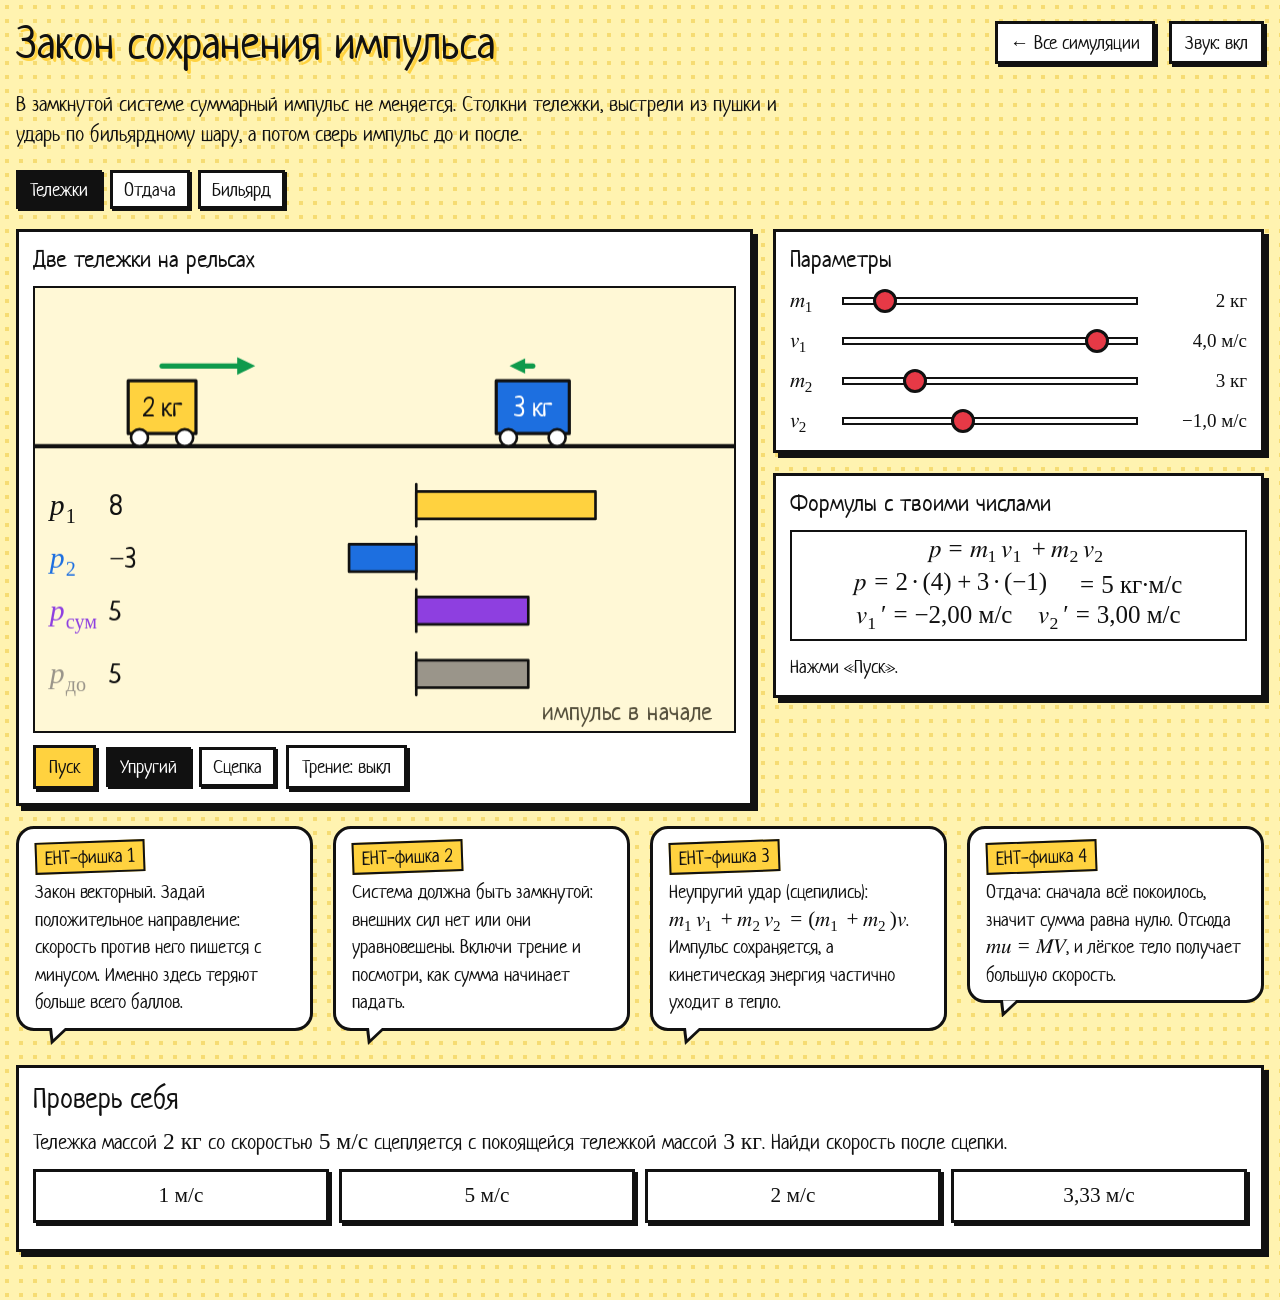
<file: zakon-impulsa.html>
<!doctype html>
<html lang="ru">
<head>
<meta charset="utf-8">
<meta name="viewport" content="width=device-width,initial-scale=1,viewport-fit=cover">
<meta name="claude:viewport-fit-sides" content="cover">
<title>Закон сохранения импульса</title>
<style>
/* Шрифт Neucha (лицензия OFL) встроен прямо сюда, чтобы работал без интернета */
@font-face{font-family:'Neucha';font-style:normal;font-weight:400;font-display:swap;src:url([data-uri]) format('woff2');unicode-range:U+0301,U+0400-045F,U+0490-0491,U+04B0-04B1,U+2116}
@font-face{font-family:'Neucha';font-style:normal;font-weight:400;font-display:swap;src:url([data-uri]) format('woff2');unicode-range:U+0000-00FF,U+0131,U+0152-0153,U+02BB-02BC,U+02C6,U+02DA,U+02DC,U+0304,U+0308,U+0329,U+2000-206F,U+20AC,U+2122,U+2191,U+2193,U+2212,U+2215,U+FEFF,U+FFFD}
/* Комикс: жёлтая бумага с растром, чёрный контур, жёсткая тень. Одна тема — сознательно светлая. */
:root{
  --paper:#fff3b0; --dots:#f6dc73; --ink:#111; --panel:#fff; --soft:#fff8d6; --muted:#55503c;
  --yellow:#ffd23f; --red:#e63946; --blue:#1d6fe0; --green:#0e9a4c; --orange:#f77f00; --purple:#8e3fe0;
  --ui:"Neucha","Comic Sans MS","Segoe Print",cursive;
  --math:"Cambria Math","STIX Two Math","Latin Modern Math","Times New Roman",serif;
  color-scheme:light;
}
*{box-sizing:border-box}
[hidden]{display:none!important}
html{-webkit-text-size-adjust:100%}
body{margin:0;background-color:var(--paper);background-image:radial-gradient(var(--dots) 22%,transparent 24%);background-size:14px 14px;color:var(--ink);font:400 19px/1.45 var(--ui)}
.wrap{max-width:1320px;margin:0 auto;padding-block:16px 48px;padding-left:max(16px,env(safe-area-inset-left,0px));padding-right:max(16px,env(safe-area-inset-right,0px));display:grid;gap:20px}
h1,h2,h3{font-family:var(--ui);font-weight:400;margin:0;line-height:1.15;text-wrap:balance}
p{margin:0}
a{color:inherit}

/* Шапка */
.top{display:flex;flex-wrap:wrap;align-items:center;gap:10px 14px}
.top h1{flex:1 1 320px;min-width:0;font-size:clamp(30px,5vw,46px);text-shadow:3px 3px 0 var(--yellow)}
.top .no{display:inline-block;background:var(--red);color:#fff;border:3px solid var(--ink);padding:0 10px;margin-right:8px;transform:rotate(-4deg);text-shadow:none}
.lead{max-width:70ch;font-size:21px}

/* Панели-кадры */
.grid{display:grid;grid-template-columns:minmax(0,3fr) minmax(0,2fr);gap:20px;align-items:start}
.grid.even{grid-template-columns:minmax(0,1fr) minmax(0,1fr)}
@media (max-width:860px){.grid,.grid.even{grid-template-columns:minmax(0,1fr)}}
.col{display:grid;gap:20px;min-width:0}
.panel{background:var(--panel);border:3px solid var(--ink);box-shadow:5px 5px 0 var(--ink);padding:14px;min-width:0;display:grid;gap:12px;position:relative}
.panel>h2{font-size:24px}
.stage{position:relative;line-height:0;overflow:hidden}
.stage canvas{display:block;width:100%;height:auto;touch-action:none;background:var(--soft);border:2px solid var(--ink)}
.stage canvas.scrollable{touch-action:pan-y}
/* На компьютере холст вместе с кнопками помещается в высоту экрана */
@media (min-width:861px){.stage canvas{width:min(100%,calc(max(100vh - 350px,340px) * var(--ar,1.6)));margin-inline:auto}}
.hint{font-size:17px;color:var(--muted)}

/* Кнопки */
button{font:inherit;color:var(--ink);background:var(--yellow);border:3px solid var(--ink);box-shadow:3px 3px 0 var(--ink);padding:5px 13px;cursor:pointer;transition:transform .06s,box-shadow .06s}
button:hover{background:#ffe27a}
button:active{transform:translate(3px,3px);box-shadow:0 0 0 var(--ink)}
button:focus-visible,input:focus-visible,select:focus-visible,a:focus-visible{outline:3px solid var(--blue);outline-offset:2px}
button.ghost{background:#fff}
button.ghost:hover{background:var(--soft)}
.row{display:flex;flex-wrap:wrap;gap:8px 10px;align-items:center}
.seg{display:flex;flex-wrap:wrap;gap:6px 8px}
.seg button{background:#fff;padding:3px 11px;box-shadow:2px 2px 0 var(--ink)}
.seg button[aria-pressed="true"]{background:var(--ink);color:#fff}
.back{text-decoration:none;background:#fff;border:3px solid var(--ink);box-shadow:3px 3px 0 var(--ink);padding:5px 12px}
.back:hover{background:var(--soft)}

/* Ползунки */
.sl{display:grid;grid-template-columns:minmax(2.2em,auto) minmax(0,1fr) minmax(5.2em,auto);gap:10px;align-items:center}
.sl output{text-align:right;font-family:var(--math);font-size:19px;font-variant-numeric:tabular-nums;white-space:nowrap}
input[type=range]{-webkit-appearance:none;appearance:none;width:100%;height:30px;background:transparent;margin:0;cursor:pointer}
input[type=range]::-webkit-slider-runnable-track{height:8px;background:#fff;border:2px solid var(--ink)}
input[type=range]::-moz-range-track{height:5px;background:#fff;border:2px solid var(--ink)}
input[type=range]::-webkit-slider-thumb{-webkit-appearance:none;width:24px;height:24px;margin-top:-10px;border-radius:50%;background:var(--red);border:3px solid var(--ink)}
input[type=range]::-moz-range-thumb{width:18px;height:18px;border-radius:50%;background:var(--red);border:3px solid var(--ink)}
select{font:inherit;background:#fff;border:3px solid var(--ink);padding:3px 6px;max-width:100%}

/* Формулы: только математический шрифт, никакого комикса */
math{font-family:var(--math);font-style:normal;font-size:1.12em;color:inherit}
.formula{background:#fff;border:2px solid var(--ink);padding:10px 14px;overflow-x:auto;display:grid;grid-template-columns:minmax(0,1fr);gap:10px;line-height:1.3}
.formula math{font-size:clamp(19px,2.4vw,25px)}
.fline{display:flex;flex-wrap:wrap;justify-content:center;align-items:center;gap:6px 26px}
.c-x{color:var(--blue)} .c-v{color:var(--green)} .c-a{color:var(--red)} .c-ek{color:var(--orange)} .c-ep{color:var(--purple)}

/* Показания приборов */
.read{display:grid;grid-template-columns:repeat(auto-fit,minmax(120px,1fr));gap:8px}
.read>div{border:2px solid var(--ink);background:var(--soft);padding:4px 10px;display:flex;justify-content:space-between;align-items:baseline;gap:8px}
.read span{font-family:var(--math);font-size:20px;font-variant-numeric:tabular-nums;white-space:nowrap}

/* Фишки ЕНТ: реплики */
.tips{display:grid;grid-template-columns:repeat(auto-fit,minmax(260px,1fr));gap:22px 20px;align-items:start}
.bubble{position:relative;background:#fff;border:3px solid var(--ink);border-radius:18px;padding:12px 16px;margin-bottom:14px}
.bubble::after{content:"";position:absolute;left:30px;bottom:-17px;width:20px;height:17px;background:var(--ink);clip-path:polygon(0 0,100% 0,10% 100%)}
.bubble::before{content:"";position:absolute;left:33px;bottom:-11px;width:13px;height:11px;background:#fff;clip-path:polygon(0 0,100% 0,10% 100%);z-index:1}
.bubble b{font-weight:400;display:inline-block;background:var(--yellow);border:2px solid var(--ink);padding:0 8px;margin-bottom:6px;transform:rotate(-2deg)}

/* Проверь себя */
.quiz .q{font-size:21px}
.quiz .opts{display:grid;grid-template-columns:repeat(auto-fit,minmax(150px,1fr));gap:10px}
.quiz .opts button{background:#fff;min-height:54px}
.quiz .opts button.ok{background:#9be8b4}
.quiz .opts button.no{background:#ffb3b8}
.quiz .ex{background:var(--soft);border:2px dashed var(--ink);padding:10px 14px;overflow-x:auto}
.score{margin-left:auto;font-size:19px}

/* Звукоподражания */
.pow{position:absolute;z-index:5;pointer-events:none;padding:26px 34px;font:400 30px/1 var(--ui);color:#fff;text-shadow:2px 2px 0 var(--ink);white-space:nowrap;animation:pow .85s ease-out forwards;
  clip-path:polygon(50% 0,60% 18%,78% 4%,78% 26%,100% 22%,88% 42%,100% 58%,80% 62%,84% 88%,62% 76%,50% 100%,40% 78%,16% 92%,20% 66%,0 60%,14% 44%,0 24%,24% 26%,24% 4%,40% 18%)}
@keyframes pow{0%{transform:scale(.3) rotate(-14deg);opacity:0}18%{transform:scale(1.1) rotate(-5deg);opacity:1}70%{transform:scale(1) rotate(-5deg);opacity:1}100%{transform:scale(1.04) rotate(-5deg);opacity:0}}

/* Для интересующихся */
details{background:var(--soft);border:2px dashed var(--ink);padding:8px 14px}
details>summary{cursor:pointer}
details[open]>summary{margin-bottom:8px}

/* Меню */
.sec{font-size:30px;text-shadow:2px 2px 0 var(--yellow);margin-top:10px}
.cards{display:grid;grid-template-columns:repeat(auto-fit,minmax(280px,1fr));gap:22px}
.card{display:grid;grid-template-rows:auto 1fr;text-decoration:none;background:#fff;border:3px solid var(--ink);box-shadow:5px 5px 0 var(--ink);transition:transform .08s,box-shadow .08s}
.card:hover{transform:translate(-2px,-2px) rotate(-.5deg);box-shadow:8px 8px 0 var(--ink)}
.card svg{display:block;width:100%;height:auto;border-bottom:3px solid var(--ink)}
.card div{padding:10px 14px 14px;display:grid;gap:4px;align-content:start}
.card h2{font-size:25px}
.card p{font-size:18px;color:var(--muted)}
@media (prefers-reduced-motion:reduce){.pow{animation-duration:.01s;animation-fill-mode:none;display:none}.card,button{transition:none}}

</style>
</head>
<body data-title="Закон сохранения импульса">
<main class="wrap">
  <p class="lead">В замкнутой системе суммарный импульс не меняется. Столкни тележки, выстрели из пушки и ударь по бильярдному шару, а потом сверь импульс до и после.</p>
  <div class="row" id="tabs"></div>
  <div class="grid">
    <section class="panel">
      <h2 id="ttl"></h2>
      <div class="stage" id="host"><canvas id="cMain"></canvas></div>
      <div class="row" id="btns"></div>
    </section>
    <div class="col">
      <section class="panel" id="ctrl"><h2>Параметры</h2></section>
      <section class="panel"><h2>Формулы с твоими числами</h2><div class="formula" id="fm"></div><p id="msg"></p></section>
    </div>
  </div>
  <section class="tips">
    <div class="bubble tx"><b>ЕНТ-фишка 1</b><br>Закон векторный. Задай положительное направление: скорость против него пишется с минусом. Именно здесь теряют больше всего баллов.</div>
    <div class="bubble tx"><b>ЕНТ-фишка 2</b><br>Система должна быть замкнутой: внешних сил нет или они уравновешены. Включи трение и посмотри, как сумма начинает падать.</div>
    <div class="bubble tx"><b>ЕНТ-фишка 3</b><br>Неупругий удар (сцепились): $m_1v_1+m_2v_2=(m_1+m_2)v$. Импульс сохраняется, а кинетическая энергия частично уходит в тепло.</div>
    <div class="bubble tx"><b>ЕНТ-фишка 4</b><br>Отдача: сначала всё покоилось, значит сумма равна нулю. Отсюда $mu=MV$, и лёгкое тело получает большую скорость.</div>
  </section>
  <div id="qz"></div>
</main>
<script>
'use strict';
// Общая основа симуляций: формулы (MathML), звуки (Web Audio), ползунки, холсты, задачи.
const C = (() => {
  /* ---------- Формулы: короткая запись вроде T = 2π\sqrt{\frac{m}{k}} превращается в MathML ---------- */
  function tex(s) {
    let i = 0;
    const esc = c => c.replace(/&/g, '&amp;').replace(/</g, '&lt;').replace(/>/g, '&gt;');
    const raw = () => { i++; let d = 1, st = i; while (i < s.length) { if (s[i] === '{') d++; if (s[i] === '}' && --d === 0) break; i++; } const r = s.slice(st, i); i++; return r; };
    const group = () => { i++; const r = seq('}'); i++; return r; };
    const SYM = { cdot: '·', approx: '≈', lt: '<', gt: '>', le: '≤', ge: '≥', to: '→', pm: '±', sim: '∼', ne: '≠', Rightarrow: '⇒', times: '×', div: '÷' };
    // Минус сразу после «=», скобки или в начале — это знак числа, без широких отступов
    const unary = (ch, at) => /(^|[=(,{:]|\\q)\s*$/.test(s.slice(0, at)) ? `<mo form="prefix" lspace="0" rspace="0">${ch}</mo>` : `<mo>${ch}</mo>`;
    function atom() {
      const c = s[i], at = i;
      if (c === '{') return `<mrow>${group()}</mrow>`;
      if (c === '\\') {
        const m = /^\\([a-zA-Z]+|.)/.exec(s.slice(i)); i += m[0].length; const n = m[1];
        if (n === 'frac') { const a = group(), b = group(); return `<mfrac><mrow>${a}</mrow><mrow>${b}</mrow></mfrac>`; }
        if (n === 'sqrt') return `<msqrt><mrow>${group()}</mrow></msqrt>`;
        if (n === 'vec') return `<mover accent="true"><mrow>${group()}</mrow><mo stretchy="false">→</mo></mover>`;
        if (n === 'u') return `<mrow><mspace width="0.25em"/><mtext>${esc(raw())}</mtext></mrow>`;
        if (n === 't') return `<mtext>${esc(raw())}</mtext>`;
        if (n === 'col') { const k = raw(); return `<mrow class="c-${k}">${group()}</mrow>`; }
        if (n === ',') return '<mspace width="0.2em"/>';
        if (n === 'q') return '<mspace width="1em"/>';
        if (['sin', 'cos', 'tg'].includes(n)) return `<mrow><mspace width="0.12em"/><mi>${n}</mi><mspace width="0.1em"/></mrow>`;
        if (n === 'pm') return unary('±', at);
        if (SYM[n]) return `<mo>${esc(SYM[n])}</mo>`;
        return `<mi>${esc(n)}</mi>`;
      }
      const num = /^\d+(,\d+)?/.exec(s.slice(i));
      if (num) { i += num[0].length; return `<mn>${num[0]}</mn>`; }
      const cyr = /^[А-Яа-яЁё]+/.exec(s.slice(i));
      if (cyr) { i += cyr[0].length; return `<mtext>${cyr[0]}</mtext>`; }
      i++;
      if (/[A-Za-zα-ωΑ-Ω]/.test(c)) return `<mi>${c}</mi>`;
      if (c === '-' || c === '−') return unary('−', at);
      if (c === '(' || c === ')') return `<mo stretchy="false" lspace="0" rspace="0">${c}</mo>`;
      if (c === '|') return '<mo stretchy="false" lspace="0" rspace="0">|</mo>';
      if (c === "'") return '<mo>′</mo>';
      return `<mo>${esc(c)}</mo>`;
    }
    function seq(end) {
      let out = '';
      while (i < s.length && s[i] !== end) {
        if (s[i] === ' ') { i++; continue; }
        const b = atom(); let sub = null, sup = null;
        while (s[i] === '_' || s[i] === '^') {
          const k = s[i++]; const v = s[i] === '{' ? `<mrow>${group()}</mrow>` : atom();
          if (k === '_') sub = v; else sup = v;
        }
        if (sub && sup) out += `<msubsup>${b}${sub}${sup}</msubsup>`;
        else if (sub) out += `<msub>${b}${sub}</msub>`;
        else if (sup) out += `<msup>${b}${sup}</msup>`;
        else out += b;
      }
      return out;
    }
    return seq();
  }
  const m = s => `<math>${tex(s)}</math>`;
  // Строка формул: \q — место, где длинная формула может перенестись на узком экране
  const md = s => `<div class="fline">${s.split('\\q').map(p => `<math displaystyle="true">${tex(p.replace(/,\s*$/, ''))}</math>`).join('')}</div>`;
  // Текст с формулами в знаках $...$
  const t = s => s.replace(/\$([^$]+)\$/g, (_, f) => m(f));
  const renderAll = (root = document) => root.querySelectorAll('.tx').forEach(el => { el.innerHTML = t(el.innerHTML.replace(/&amp;/g, '&')); el.classList.remove('tx'); });

  /* ---------- Числа ---------- */
  const fmt = (x, d = 2) => {
    if (!isFinite(x)) return '∞';
    const s = (+x).toFixed(d).replace('.', ',');
    return s.replace('-', '−').replace(/^−(0(,0*)?)$/, '$1');
  };
  // Экспоненциальная запись для $...$: 3,0·10^{-26}
  const sci = (x, d = 1) => {
    if (x === 0) return '0';
    const e = Math.floor(Math.log10(Math.abs(x))), a = x / 10 ** e;
    return `${fmt(a, d)}\\cdot 10^{${e}}`;
  };
  const trim = (x, d = 2) => { const s = fmt(x, d); return s.includes(',') ? s.replace(/0+$/, '').replace(/,$/, '') : s; };
  const pick = a => a[Math.floor(Math.random() * a.length)];
  const clamp = (x, a, b) => Math.max(a, Math.min(b, x));

  /* ---------- Звук ---------- */
  let ac = null, muted = false, master = null;
  try { muted = localStorage.getItem('comic-mute') === '1'; } catch (e) { /* хранилище недоступно */ }
  function unlock() {
    if (!ac) {
      const A = window.AudioContext || window.webkitAudioContext;
      if (!A) return;
      ac = new A(); master = ac.createGain(); master.gain.value = muted ? 0 : 1; master.connect(ac.destination);
    }
    if (ac.state === 'suspended') ac.resume();
  }
  addEventListener('pointerdown', unlock, { capture: true });
  addEventListener('keydown', unlock, { capture: true });
  function tone({ f = 440, to = null, dur = .15, type = 'sine', vol = .2, delay = 0 }) {
    if (!ac || muted) return;
    const o = ac.createOscillator(), g = ac.createGain(), t0 = ac.currentTime + delay;
    o.type = type; o.frequency.setValueAtTime(f, t0);
    if (to) o.frequency.exponentialRampToValueAtTime(to, t0 + dur);
    g.gain.setValueAtTime(0.0001, t0); g.gain.exponentialRampToValueAtTime(vol, t0 + .008); g.gain.exponentialRampToValueAtTime(0.0001, t0 + dur);
    o.connect(g); g.connect(master); o.start(t0); o.stop(t0 + dur + .02);
  }
  function noise({ dur = .2, vol = .15, f = 1500, q = .8, type = 'bandpass', to = null, delay = 0 }) {
    if (!ac || muted) return;
    const n = Math.floor(ac.sampleRate * dur), b = ac.createBuffer(1, n, ac.sampleRate), d = b.getChannelData(0);
    for (let i = 0; i < n; i++) d[i] = Math.random() * 2 - 1;
    const s = ac.createBufferSource(), fl = ac.createBiquadFilter(), g = ac.createGain(), t0 = ac.currentTime + delay;
    s.buffer = b; fl.type = type; fl.Q.value = q; fl.frequency.setValueAtTime(f, t0);
    if (to) fl.frequency.exponentialRampToValueAtTime(to, t0 + dur);
    g.gain.setValueAtTime(vol, t0); g.gain.exponentialRampToValueAtTime(0.0001, t0 + dur);
    s.connect(fl); fl.connect(g); g.connect(master); s.start(t0);
  }
  const sfx = {
    click() { tone({ f: 620, to: 380, dur: .06, type: 'square', vol: .06 }); },
    tick() { tone({ f: 1100, dur: .025, type: 'square', vol: .025 }); },
    soft(v = .04) { tone({ f: 700, dur: .05, vol: v }); },
    pop() { tone({ f: 220, to: 900, dur: .09, type: 'triangle', vol: .18 }); },
    boing(f = 180) { tone({ f: f * 2.2, to: f * .7, dur: .35, type: 'triangle', vol: .18 }); tone({ f: f * 3.1, to: f, dur: .25, vol: .08, delay: .02 }); },
    whoosh() { noise({ dur: .35, vol: .16, f: 500, to: 3000, q: 1.2 }); },
    psh() { noise({ dur: .55, vol: .14, f: 4000, to: 1200, q: .6 }); },
    clank() { tone({ f: 880, dur: .3, type: 'triangle', vol: .12 }); tone({ f: 1320, dur: .22, type: 'sine', vol: .07, delay: .01 }); noise({ dur: .05, vol: .1, f: 2500 }); },
    bump() { tone({ f: 150, to: 70, dur: .12, type: 'sine', vol: .25 }); noise({ dur: .05, vol: .08, f: 800 }); },
    ding() { tone({ f: 1320, dur: .5, vol: .12 }); tone({ f: 1980, dur: .35, vol: .05, delay: .01 }); },
    pluck(f) { tone({ f, dur: .28, type: 'triangle', vol: .06 }); },
    right() { [523, 659, 784, 1047].forEach((f, i) => tone({ f, dur: .16, type: 'triangle', vol: .14, delay: i * .08 })); },
    wrong() { tone({ f: 200, to: 90, dur: .4, type: 'sawtooth', vol: .09 }); },
    shout(vol = .2, delay = 0) { tone({ f: 420, to: 640, dur: .28, type: 'sawtooth', vol, delay }); tone({ f: 840, to: 1100, dur: .24, vol: vol * .4, delay }); },
  };
  // Непрерывный тон для симуляции звука
  function hum() {
    let o = null, g = null;
    return {
      on(f, vol) { if (!ac) unlock(); if (!ac || o) return; o = ac.createOscillator(); g = ac.createGain(); o.frequency.value = f; g.gain.setValueAtTime(0.0001, ac.currentTime); g.gain.exponentialRampToValueAtTime(Math.max(vol, .0002), ac.currentTime + .05); o.connect(g); g.connect(master); o.start(); },
      set(f, vol) { if (!o) return; o.frequency.setTargetAtTime(f, ac.currentTime, .02); g.gain.setTargetAtTime(Math.max(vol, .0001), ac.currentTime, .02); },
      off() { if (!o) return; g.gain.setTargetAtTime(.0001, ac.currentTime, .03); o.stop(ac.currentTime + .15); o = null; },
      get playing() { return !!o; },
    };
  }

  /* ---------- Каркас страницы ---------- */
  function header() {
    const b = document.body, top = document.createElement('header'); top.className = 'top';
    const inMenu = b.dataset.menu === '1';
    top.innerHTML = `<h1>${b.dataset.no ? `<span class="no">${b.dataset.no}</span>` : ''}${b.dataset.title}</h1>
      ${inMenu ? '' : '<a class="back" href="index.html">← Все симуляции</a>'}
      <button class="ghost" id="mute" aria-pressed="${muted}" type="button"></button>`;
    document.querySelector('.wrap').prepend(top);
    const btn = top.querySelector('#mute');
    const paint = () => { btn.textContent = muted ? 'Звук: выкл' : 'Звук: вкл'; btn.setAttribute('aria-pressed', muted); };
    paint();
    btn.onclick = () => {
      muted = !muted; unlock();
      if (master) master.gain.value = muted ? 0 : 1;
      try { localStorage.setItem('comic-mute', muted ? '1' : '0'); } catch (e) { /* без запоминания */ }
      paint(); sfx.click();
    };
    renderAll();
  }

  /* ---------- Элементы управления ---------- */
  function slider(parent, o) {
    const id = 's' + Math.random().toString(36).slice(2, 8), el = document.createElement('div'); el.className = 'sl';
    const toPos = v => o.log ? 1000 * Math.log(v / o.min) / Math.log(o.max / o.min) : v;
    const fromPos = p => o.log ? o.min * (o.max / o.min) ** (p / 1000) : +p;
    el.innerHTML = `<label for="${id}">${o.label.startsWith('$') ? t(o.label) : o.label}</label>
      <input id="${id}" type="range" min="${o.log ? 0 : o.min}" max="${o.log ? 1000 : o.max}" step="${o.log ? 1 : (o.step || 1)}" value="${toPos(o.value)}"><output></output>`;
    parent.appendChild(el);
    const inp = el.querySelector('input'), out = el.querySelector('output');
    let val = o.value, last = 0;
    const show = () => { out.textContent = (o.show ? o.show(val) : fmt(val, o.dec ?? 1)) + (o.unit ? ' ' + o.unit : ''); };
    inp.addEventListener('input', () => {
      val = fromPos(inp.value); show();
      const n = performance.now(); if (n - last > 60) { sfx.tick(); last = n; }
      o.on && o.on(val);
    });
    show();
    return { get v() { return val; }, set(x, silent) { val = x; inp.value = toPos(x); show(); if (!silent) o.on && o.on(val); }, el };
  }
  function seg(parent, opts, value, on, label) {
    const el = document.createElement('div'); el.className = 'seg'; el.setAttribute('role', 'group'); if (label) el.setAttribute('aria-label', label);
    const btns = opts.map(op => {
      const b = document.createElement('button'); b.type = 'button'; b.innerHTML = t(op.label); b.setAttribute('aria-pressed', op.value === value);
      b.onclick = () => { set(op.value); sfx.click(); on(op.value); };
      el.appendChild(b); return { b, op };
    });
    function set(v) { btns.forEach(x => x.b.setAttribute('aria-pressed', x.op.value === v)); }
    parent.appendChild(el);
    return { set, el };
  }
  function button(parent, text, on, cls) {
    const b = document.createElement('button'); b.type = 'button'; b.innerHTML = t(text); if (cls) b.className = cls;
    b.onclick = e => { sfx.click(); on(e); }; parent.appendChild(b); return b;
  }
  function readout(parent, items) {
    const el = document.createElement('div'); el.className = 'read'; const out = {};
    items.forEach(it => {
      const d = document.createElement('div'); d.innerHTML = `${m(it.tex)}<span></span>`;
      out[it.key] = d.querySelector('span'); if (it.color) out[it.key].style.color = it.color; el.appendChild(d);
    });
    parent.appendChild(el);
    let last = 0;
    return vals => {
      const n = performance.now(); if (n - last < 90) return; last = n;
      for (const k in vals) if (out[k].textContent !== vals[k]) out[k].textContent = vals[k];
    };
  }

  /* ---------- Холст ---------- */
  function stage(canvas, W, H, { draggable = true } = {}) {
    const g = canvas.getContext('2d');
    canvas.style.aspectRatio = W + ' / ' + H;
    canvas.style.setProperty('--ar', W / H);
    if (!draggable) canvas.classList.add('scrollable');
    let s = 1;
    function fit() {
      const cw = canvas.clientWidth || W, dpr = Math.min(window.devicePixelRatio || 1, 2.5);
      s = cw * dpr / W; canvas.width = Math.round(W * s); canvas.height = Math.round(H * s);
    }
    fit();
    if ('ResizeObserver' in window) new ResizeObserver(fit).observe(canvas); else addEventListener('resize', fit);
    return {
      g, W, H, canvas,
      begin() { g.setTransform(s, 0, 0, s, 0, 0); g.clearRect(0, 0, W, H); g.lineCap = 'round'; g.lineJoin = 'round'; },
      pos(e) { const r = canvas.getBoundingClientRect(); return { x: (e.clientX - r.left) * W / r.width, y: (e.clientY - r.top) * H / r.height }; },
    };
  }
  function drag(st, { hit, move, end, down }) {
    let on = false;
    st.canvas.addEventListener('pointerdown', e => { const p = st.pos(e); if (hit(p)) { on = true; st.canvas.setPointerCapture(e.pointerId); down && down(p); e.preventDefault(); } });
    st.canvas.addEventListener('pointermove', e => { if (on) move(st.pos(e)); });
    const up = e => { if (on) { on = false; end && end(st.pos(e)); } };
    st.canvas.addEventListener('pointerup', up); st.canvas.addEventListener('pointercancel', up);
  }
  function loop(fn) {
    let prev = performance.now(), T = 0;
    (function f(now) { const dt = Math.min((now - prev) / 1000, .05); prev = now; T += dt; fn(dt, T); requestAnimationFrame(f); })(prev);
  }
  const INK = '#111', COL = { x: '#1d6fe0', v: '#0e9a4c', a: '#e63946', ek: '#f77f00', ep: '#8e3fe0', ink: INK };
  function text(g, s, x, y, { size = 20, color = INK, align = 'left', base = 'alphabetic', font = 'Neucha, "Comic Sans MS", cursive' } = {}) {
    g.fillStyle = color; g.font = `${size}px ${font}`; g.textAlign = align; g.textBaseline = base; g.fillText(s, x, y);
  }
  // Подпись величины: курсив с нижним индексом, как в формулах
  function sym(g, base, sub, x, y, { size = 22, color = INK, align = 'left' } = {}) {
    const F = '"Cambria Math", "Times New Roman", serif';
    g.fillStyle = color; g.textBaseline = 'alphabetic'; g.textAlign = 'left';
    g.font = `italic ${size}px ${F}`; const w = g.measureText(base).width;
    g.font = `${size * .68}px ${F}`; const sw = sub ? g.measureText(sub).width : 0;
    const x0 = align === 'center' ? x - (w + sw) / 2 : align === 'right' ? x - w - sw : x;
    g.font = `italic ${size}px ${F}`; g.fillText(base, x0, y);
    if (sub) { g.font = `${size * .68}px ${F}`; g.fillText(sub, x0 + w + 1, y + size * .28); }
  }
  function arrow(g, x1, y1, x2, y2, color = INK, w = 4) {
    const L = Math.hypot(x2 - x1, y2 - y1); if (L < 2) return;
    const a = Math.atan2(y2 - y1, x2 - x1), h = Math.min(14, 7 + L * .2) + w;
    const bx = x2 - Math.cos(a) * h * .8, by = y2 - Math.sin(a) * h * .8;
    g.strokeStyle = color; g.lineWidth = w; g.beginPath(); g.moveTo(x1, y1); g.lineTo(bx, by); g.stroke();
    g.fillStyle = color; g.beginPath(); g.moveTo(x2, y2);
    g.lineTo(x2 - Math.cos(a - .45) * h, y2 - Math.sin(a - .45) * h);
    g.lineTo(x2 - Math.cos(a + .45) * h, y2 - Math.sin(a + .45) * h); g.closePath(); g.fill();
  }
  function line(g, x1, y1, x2, y2, color = INK, w = 2, dash = null) {
    g.strokeStyle = color; g.lineWidth = w; g.setLineDash(dash || []); g.beginPath(); g.moveTo(x1, y1); g.lineTo(x2, y2); g.stroke(); g.setLineDash([]);
  }
  function ball(g, x, y, r, fill, w = 3) {
    g.fillStyle = fill; g.strokeStyle = INK; g.lineWidth = w; g.beginPath(); g.arc(x, y, r, 0, 7); g.fill(); g.stroke();
    g.fillStyle = 'rgba(255,255,255,.65)'; g.beginPath(); g.arc(x - r * .32, y - r * .36, r * .2, 0, 7); g.fill();
  }
  function rect(g, x, y, w, h, fill, lw = 3) {
    g.fillStyle = fill; g.strokeStyle = INK; g.lineWidth = lw; g.fillRect(x, y, w, h); g.strokeRect(x, y, w, h);
  }
  function springPath(g, x1, y1, x2, y2, coils = 11, amp = 16, lw = 3) {
    const L = Math.hypot(x2 - x1, y2 - y1), ux = (x2 - x1) / L, uy = (y2 - y1) / L, px = -uy, py = ux, lead = 12;
    g.strokeStyle = INK; g.lineWidth = lw; g.beginPath(); g.moveTo(x1, y1);
    g.lineTo(x1 + ux * lead, y1 + uy * lead);
    const n = coils * 2, seg = (L - 2 * lead) / n;
    for (let i = 0; i < n; i++) {
      const d = lead + seg * (i + .5), o = (i % 2 ? -1 : 1) * amp;
      g.lineTo(x1 + ux * d + px * o, y1 + uy * d + py * o);
    }
    g.lineTo(x2 - ux * lead, y2 - uy * lead); g.lineTo(x2, y2); g.stroke();
  }
  // Лента-самописец: хранит точки и рисует их справа налево
  function tape(len = 400) {
    const buf = []; return { push(v) { buf.push(v); if (buf.length > len) buf.shift(); }, clear() { buf.length = 0; }, buf, len };
  }
  function axes(g, x, y, w, h, { zero = null, tLabel = 't' } = {}) {
    const y0 = zero ?? y + h;
    arrow(g, x, y0, x + w, y0, INK, 2); arrow(g, x, y + h, x, y, INK, 2);
    sym(g, tLabel, '', x + w - 12, y0 + 22, { size: 20 });
  }

  /* ---------- Вспышка-звукоподражание ---------- */
  function pow(host, word, color = '#e63946', at = null) {
    if (matchMedia('(prefers-reduced-motion: reduce)').matches) return;
    const el = document.createElement('div'); el.className = 'pow'; el.textContent = word; el.style.background = color;
    el.style.left = (at ? at.x : 10 + Math.random() * 45) + '%'; el.style.top = (at ? at.y : 6 + Math.random() * 30) + '%';
    host.appendChild(el); el.addEventListener('animationend', () => el.remove());
  }

  /* ---------- Задачи ---------- */
  function shuffle(a) { for (let i = a.length - 1; i > 0; i--) { const j = Math.floor(Math.random() * (i + 1)); [a[i], a[j]] = [a[j], a[i]]; } return a; }
  function quiz(parent, gens) {
    const el = document.createElement('section'); el.className = 'panel quiz';
    el.innerHTML = '<div class="row"><h2>Проверь себя</h2><span class="score" aria-live="polite"></span></div><div class="q"></div><div class="opts"></div><div class="ex" hidden></div><div class="row"><button type="button" class="nx" hidden>Следующая задача</button></div>';
    parent.appendChild(el);
    const q = el.querySelector('.q'), opts = el.querySelector('.opts'), ex = el.querySelector('.ex'), nx = el.querySelector('.nx'), sc = el.querySelector('.score');
    let right = 0, total = 0, n = Math.floor(Math.random() * gens.length);
    function ask() {
      const task = gens[n++ % gens.length]();
      q.innerHTML = t(task.q); ex.hidden = true; nx.hidden = true; opts.innerHTML = '';
      const list = shuffle([{ s: task.a, ok: true }, ...task.wrong.map(s => ({ s, ok: false }))]);
      list.forEach(o => {
        const b = document.createElement('button'); b.type = 'button'; b.innerHTML = t(o.s);
        b.onclick = () => {
          total++; if (o.ok) right++;
          [...opts.children].forEach((x, i) => { x.disabled = true; if (list[i].ok) x.classList.add('ok'); });
          if (!o.ok) b.classList.add('no');
          if (o.ok) { sfx.right(); pow(el, C.pick(['В ТОЧКУ!', 'ЕСТЬ!', 'БАМ!', 'ТОЧНО!']), '#0e9a4c', { x: 55, y: 2 }); } else { sfx.wrong(); pow(el, 'ОЙ!', '#e63946', { x: 60, y: 2 }); }
          ex.innerHTML = t(task.ex); ex.hidden = false; nx.hidden = false; sc.textContent = `Верно: ${right} из ${total}`;
        };
        opts.appendChild(b);
      });
    }
    nx.onclick = () => { sfx.click(); ask(); };
    ask();
  }

  return { tex, m, md, t, renderAll, fmt, sci, trim, pick, clamp, sfx, hum, header, slider, seg, button, readout, stage, drag, loop, COL, INK, text, sym, arrow, line, ball, rect, springPath, tape, axes, pow, quiz, shuffle };
})();

</script>
<script>
const { COL, fmt, trim, sym, text, line, arrow, ball, md, sfx } = C;
const host = document.getElementById('host'), ctrl = document.getElementById('ctrl'), btns = document.getElementById('btns');
const S = C.stage(document.getElementById('cMain'), 660, 420, { draggable: false });
const W = 660;
let tab = 'carts';
const groups = { carts: document.createElement('div'), recoil: document.createElement('div'), pool: document.createElement('div') };
Object.values(groups).forEach(d => { d.style.cssText = 'display:grid;gap:10px'; ctrl.appendChild(d); });
const groupsB = { carts: document.createElement('div'), recoil: document.createElement('div'), pool: document.createElement('div') };
Object.values(groupsB).forEach(d => { d.className = 'row'; btns.appendChild(d); });
const setMsg = s => { document.getElementById('msg').innerHTML = C.t(s); };

/* ---------- Тележки ---------- */
const s1 = C.slider(groups.carts, { label: '$m_1$', unit: 'кг', min: 1, max: 10, step: 1, value: 2, dec: 0, on: resetCarts });
const v1 = C.slider(groups.carts, { label: '$v_1$', unit: 'м/с', min: -5, max: 5, step: .5, value: 4, dec: 1, on: resetCarts });
const s2 = C.slider(groups.carts, { label: '$m_2$', unit: 'кг', min: 1, max: 10, step: 1, value: 3, dec: 0, on: resetCarts });
const v2 = C.slider(groups.carts, { label: '$v_2$', unit: 'м/с', min: -5, max: 5, step: .5, value: -1, dec: 1, on: resetCarts });
const ct = { x1: 120, x2: 470, u1: 0, u2: 0, run: false, hit: false, stuck: false };
let cMode = 'elastic', friction = false, p0 = 0, cNote = '';
C.button(groupsB.carts, 'Пуск', startCarts);
C.seg(groupsB.carts, [{ label: 'Упругий', value: 'elastic' }, { label: 'Сцепка', value: 'stick' }], cMode, v => { cMode = v; resetCarts(); }, 'Тип удара');
const bFr = C.button(groupsB.carts, 'Трение: выкл', () => { friction = !friction; bFr.textContent = friction ? 'Трение: вкл' : 'Трение: выкл'; resetCarts(); }, 'ghost');
const cartW = m => 54 + m * 5;
function resetCarts() {
  Object.assign(ct, { x1: 120, x2: 470, u1: v1.v, u2: v2.v, run: false, hit: false, stuck: false });
  p0 = s1.v * v1.v + s2.v * v2.v; updCarts(); setMsg(v1.v <= v2.v ? 'С такими скоростями тележки не столкнутся: первая не догонит вторую.' : 'Нажми «Пуск».');
}
function startCarts() { resetCarts(); ct.run = true; sfx.whoosh(); }
function updCarts() {
  const a = s1.v, b = s2.v, p = a * v1.v + b * v2.v;
  let after;
  if (cMode === 'stick') { const u = p / (a + b); after = md(`(m_1+m_2)v = ${trim(p, 1)} \\q v = ${fmt(u)}\\u{м/с}`); }
  else { const u1 = ((a - b) * v1.v + 2 * b * v2.v) / (a + b), u2 = ((b - a) * v2.v + 2 * a * v1.v) / (a + b); after = md(`v_1' = ${fmt(u1)}\\u{м/с},\\q v_2' = ${fmt(u2)}\\u{м/с}`); }
  document.getElementById('fm').innerHTML =
    md(`p = m_1v_1 + m_2v_2`) + md(`p = ${a}\\cdot(${trim(v1.v, 1)}) + ${b}\\cdot(${trim(v2.v, 1)}) \\q = ${trim(p, 1)}\\u{кг·м/с}`) + after;
}
function stepCarts(dt) {
  if (!ct.run) return;
  const a = s1.v, b = s2.v, h = dt / 4, mu = friction ? 1.2 : 0;
  for (let i = 0; i < 4; i++) {
    const dec = (u, d) => Math.abs(u) <= d ? 0 : u - Math.sign(u) * d;
    if (ct.stuck) { const u = dec(ct.u1, mu * h); ct.u1 = ct.u2 = u; } else { ct.u1 = dec(ct.u1, mu * h); ct.u2 = dec(ct.u2, mu * h); }
    ct.x1 += ct.u1 * 45 * h; ct.x2 += ct.u2 * 45 * h;
    if (!ct.hit && ct.x1 + cartW(a) / 2 >= ct.x2 - cartW(b) / 2 && ct.u1 > ct.u2) {
      ct.hit = true;
      if (cMode === 'stick') { const u = (a * ct.u1 + b * ct.u2) / (a + b); ct.u1 = ct.u2 = u; ct.stuck = true; sfx.clank(); C.pow(host, 'КЛАЦ!', '#1d6fe0', { x: 40, y: 2 }); }
      else { const u1 = ((a - b) * ct.u1 + 2 * b * ct.u2) / (a + b), u2 = ((b - a) * ct.u2 + 2 * a * ct.u1) / (a + b); ct.u1 = u1; ct.u2 = u2; sfx.bump(); C.pow(host, 'БАХ!', '#e63946', { x: 40, y: 2 }); }
      setMsg(friction ? 'Трение — внешняя сила, поэтому сумма импульсов падает.' : 'Сумма импульсов до и после удара одинакова.');
    }
  }
  if (ct.x1 < -80 || ct.x2 > W + 80 || (friction && ct.u1 === 0 && ct.u2 === 0)) ct.run = false;
}
function bar(g, y, val, color, label, sub, max) {
  const cx = 360, sc = 220 / Math.max(max, 1), L = C.clamp(val * sc, -240, 240);
  line(g, cx, y - 20, cx, y + 20, C.INK, 2.5);
  if (Math.abs(L) >= 1) C.rect(g, Math.min(cx, cx + L), y - 13, Math.abs(L), 26, color, 2.5);
  sym(g, label, sub, 14, y + 9, { size: 28, color: color === '#ffd23f' ? C.INK : color });
  text(g, trim(val, 1), 70, y + 9, { size: 26 });
}
function drawCarts() {
  const { g } = S, a = s1.v, b = s2.v, ry = 150;
  line(g, 0, ry, W, ry, C.INK, 4);
  const cart = (x, m, u, col, lab) => {
    const w = cartW(m), h = 50;
    C.rect(g, x - w / 2, ry - 12 - h, w, h, col);
    ball(g, x - w / 3, ry - 8, 8, '#fff', 2.5); ball(g, x + w / 3, ry - 8, 8, '#fff', 2.5);
    text(g, m + ' кг', x, ry - 28, { size: 26, align: 'center', color: lab });
    const L = u * 22; if (Math.abs(L) > 4) { arrow(g, x, ry - 76, x + L, ry - 76, COL.v, 5); }
  };
  cart(ct.x1, a, ct.u1, '#ffd23f', C.INK); cart(ct.x2, b, ct.u2, '#1d6fe0', '#fff');
  const p1 = a * ct.u1, p2 = b * ct.u2, mx = Math.max(Math.abs(a * v1.v), Math.abs(b * v2.v), Math.abs(p0), 1) * 1.3;
  bar(g, 206, p1, '#ffd23f', 'p', '1', mx); bar(g, 256, p2, COL.x, 'p', '2', mx); bar(g, 306, p1 + p2, COL.ep, 'p', 'сум', mx);
  const b0 = 366; bar(g, b0, p0, '#9a958a', 'p', 'до', mx);
  text(g, 'импульс в начале', 640, b0 + 44, { size: 24, color: '#55503c', align: 'right' });
}

/* ---------- Отдача ---------- */
const RC = {
  cannon: { name: 'Пушка', mL: 'снаряд', ML: 'пушка', m: [1, 20, 1, 10], M: [200, 2000, 100, 1000], u: [100, 800, 50, 500] },
  boat: { name: 'Лодка', mL: 'человек', ML: 'лодка', m: [40, 100, 5, 60], M: [50, 300, 10, 120], u: [1, 6, .5, 3] },
};
let rMode = 'cannon', rc = { fired: false, t: 0, xS: 0, xB: 0 };
const rm = C.slider(groups.recoil, { label: '$m$', unit: 'кг', min: 1, max: 20, step: 1, value: 10, dec: 0, on: resetRecoil });
const rM = C.slider(groups.recoil, { label: '$M$', unit: 'кг', min: 200, max: 2000, step: 100, value: 1000, dec: 0, on: resetRecoil });
const ru = C.slider(groups.recoil, { label: '$u$', unit: 'м/с', min: 100, max: 800, step: 50, value: 500, show: v => trim(v, 1), on: resetRecoil });
C.button(groupsB.recoil, 'Огонь!', fire);
C.seg(groupsB.recoil, [{ label: 'Выстрел из пушки', value: 'cannon' }, { label: 'Прыжок с лодки', value: 'boat' }], rMode, setR, 'Опыт');
function range(sl, [a, b, st, val]) { const i = sl.el.querySelector('input'); i.min = a; i.max = b; i.step = st; sl.set(val, true); }
function setR(v) { rMode = v; const c = RC[v]; range(rm, c.m); range(rM, c.M); range(ru, c.u); resetRecoil(); }
function resetRecoil() {
  rc = { fired: false, t: 0, xS: 0, xB: 0 };
  const m = rm.v, M = rM.v, u = ru.v, V = m * u / M, c = RC[rMode];
  document.getElementById('fm').innerHTML =
    md(`0 = mu - MV`) + md(`V = \\frac{mu}{M} = \\frac{${trim(m)}\\cdot ${trim(u, 1)}}{${trim(M)}} \\q = ${fmt(V)}\\u{м/с}`) + md(`p = mu = MV = ${trim(m * u, 1)}\\u{кг·м/с}`);
  setMsg(`Здесь $m$ — ${c.mL}, $M$ — ${c.ML}. Импульсы равны по модулю и противоположны, поэтому сумма равна нулю.`);
}
function fire() {
  resetRecoil(); rc.fired = true;
  if (rMode === 'cannon') { sfx.bump(); sfx.psh(); C.pow(host, 'БАБАХ!', '#e63946', { x: 46, y: 6 }); } else { sfx.boing(200); C.pow(host, 'ПРЫГ!', '#1d6fe0', { x: 50, y: 6 }); }
}
function drawRecoil(dt) {
  const { g } = S, m = rm.v, M = rM.v, u = ru.v, V = m * u / M, boat = rMode === 'boat', base = 300, X = 300;
  if (rc.fired) { rc.t += dt; rc.xS += (boat ? u * 55 : Math.min(u * 1.6, 900)) * dt; rc.xB -= (boat ? V * 55 : V * 45) * dt * Math.exp(-rc.t * .4); }
  if (boat) {
    g.fillStyle = '#b8e4ff'; g.fillRect(0, base, W, 120); line(g, 0, base, W, base, COL.x, 3);
    g.fillStyle = '#b5713c'; g.strokeStyle = C.INK; g.lineWidth = 3; const bx = X + rc.xB, bw = 70 + M / 5;
    g.beginPath(); g.moveTo(bx - bw, base - 26); g.lineTo(bx + bw, base - 26); g.lineTo(bx + bw - 26, base + 10); g.lineTo(bx - bw + 26, base + 10); g.closePath(); g.fill(); g.stroke();
    const hx = bx + bw - 26 + rc.xS * (rc.fired ? 1 : 0) + (rc.fired ? 0 : -20), hy = rc.fired ? base - 62 - Math.max(0, 70 * Math.sin(Math.min(rc.t * 2.4, Math.PI))) + (rc.t * 2.4 > Math.PI ? Math.min((rc.t * 2.4 - Math.PI) * 30, 66) : 0) : base - 62;
    ball(g, hx, hy - 20, 15, '#ffd23f'); line(g, hx, hy - 5, hx, hy + 28, C.INK, 4);
  } else {
    g.fillStyle = '#d9d2b4'; g.fillRect(0, base, W, 120); line(g, 0, base, W, base, C.INK, 3);
    const cx = X + rc.xB;
    g.save(); g.translate(cx, base - 42); g.rotate(-.1); C.rect(g, -60, -18, 140, 36, '#555'); g.restore();
    ball(g, cx - 24, base - 24, 24, '#b5713c');
    if (rc.fired && rc.xS < 500) ball(g, cx + 90 + rc.xS, base - 58 - rc.xS * .1, 9, C.INK);
    if (rc.fired && rc.t < .25) { g.fillStyle = '#ff9f1c'; g.beginPath(); g.arc(cx + 92, base - 56, 28 * (1 - rc.t * 3), 0, 7); g.fill(); }
  }
  const p = m * u, L = 200;
  text(g, 'импульсы после толчка', 330, 40, { size: 26, align: 'center', color: '#55503c' });
  if (rc.fired) {
    arrow(g, 330, 76, 330 + L, 76, COL.ek, 8); arrow(g, 330, 76, 330 - L, 76, COL.ep, 8);
    sym(g, 'mu', '', 330 + L - 40, 112, { size: 28, color: COL.ek }); sym(g, 'MV', '', 330 - L, 112, { size: 28, color: COL.ep });
    text(g, `${trim(p, 1)} кг·м/с`, 330, 148, { size: 28, align: 'center' });
  }
  text(g, 'скорости не в масштабе', 640, 408, { size: 24, color: '#55503c', align: 'right' });
}

/* ---------- Бильярд ---------- */
const pa = C.slider(groups.pool, { label: '$α$', unit: '°', min: 5, max: 75, step: 1, value: 35, dec: 0, on: resetPool });
const pv = C.slider(groups.pool, { label: '$v$', unit: 'м/с', min: 1, max: 5, step: .5, value: 3, dec: 1, on: resetPool });
let pl = { st: 'wait', t: 0 };
C.button(groupsB.pool, 'Удар', () => { resetPool(); pl.st = 'go'; sfx.click(); });
const M0 = .2, RAD = Math.PI / 180;
function resetPool() {
  pl = { st: 'wait', t: 0 };
  const v = pv.v, a = pa.v * RAD, u2 = v * Math.cos(a), u1 = v * Math.sin(a);
  document.getElementById('fm').innerHTML =
    md(`m\\vec{v} = m\\vec{v}_1 + m\\vec{v}_2`) + md(`v_2 = v\\cos α = ${fmt(u2)}\\u{м/с}`) + md(`v_1 = v\\sin α = ${fmt(u1)}\\u{м/с}`) + md(`v^2 = v_1^2 + v_2^2 = ${fmt(v * v)}`);
  setMsg('Массы шаров равны, удар упругий, поэтому шары разлетаются под прямым углом.');
}
function drawPool(dt) {
  const { g } = S, v = pv.v, a = pa.v * RAD, r = 15, tx = 12, ty = 12, tw = 400, th = 396, cx = 230, cy = 200;
  g.fillStyle = '#0e7a4c'; g.fillRect(tx, ty, tw, th); g.strokeStyle = C.INK; g.lineWidth = 6; g.strokeRect(tx, ty, tw, th);
  const hit2 = { x: cx, y: cy }, sp = 26 + 0;
  const contact = { x: cx - 2 * r * Math.cos(a), y: cy + 2 * r * Math.sin(a) };
  let b1 = { x: tx + 40, y: contact.y }, b2 = { ...hit2 };
  if (pl.st !== 'wait') {
    pl.t += dt;
    const D = contact.x - (tx + 40), T1 = D / (v * 60);
    if (pl.t < T1) b1.x = tx + 40 + v * 60 * pl.t;
    else {
      if (pl.st === 'go') { pl.st = 'after'; sfx.clank(); C.pow(host, 'ТОК!', '#ffd23f', { x: 28, y: 30 }); }
      const t = pl.t - T1, k = 60;
      const u2 = v * Math.cos(a), u1 = v * Math.sin(a);
      b2 = { x: cx + u2 * Math.cos(a) * k * t, y: cy - u2 * Math.sin(a) * k * t };
      b1 = { x: contact.x + u1 * Math.sin(a) * k * t, y: contact.y + u1 * Math.cos(a) * k * t };
      if (pl.t > T1 + 3.5) pl = { st: 'wait', t: 0 };
    }
  }
  const clip = p => ({ x: C.clamp(p.x, tx + r + 3, tx + tw - r - 3), y: C.clamp(p.y, ty + r + 3, ty + th - r - 3) });
  line(g, cx, cy, cx + 150 * Math.cos(a), cy - 150 * Math.sin(a), 'rgba(255,255,255,.6)', 2, [6, 6]);
  b1 = clip(b1); b2 = clip(b2);
  ball(g, b1.x, b1.y, r, '#fff'); ball(g, b2.x, b2.y, r, '#e63946');
  // Треугольник импульсов
  const px = 426, py = 330, sc = 44 / 1, L = v * 44, u2 = v * Math.cos(a) * 44, u1 = v * Math.sin(a) * 44;
  const A = { x: px, y: py + 0 }, B = { x: px + L * Math.cos(0), y: py };
  const Cc = { x: px + u2 * Math.cos(a), y: py - u2 * Math.sin(a) };
  text(g, 'векторы импульса', 650, 40, { size: 25, align: 'right', color: '#55503c' });
  arrow(g, A.x, A.y, B.x, B.y, COL.x, 5);
  arrow(g, A.x, A.y, Cc.x, Cc.y, COL.a, 5);
  arrow(g, Cc.x, Cc.y, B.x, B.y, COL.ep, 5);
  sym(g, 'p', '', (A.x + B.x) / 2, py + 32, { size: 28, color: COL.x });
  sym(g, 'p', '2', (A.x + Cc.x) / 2 - 26, (A.y + Cc.y) / 2 - 8, { size: 28, color: COL.a });
  sym(g, 'p', '1', (Cc.x + B.x) / 2 + 8, (Cc.y + B.y) / 2 - 8, { size: 28, color: COL.ep });
}

/* ---------- Вкладки ---------- */
const TT = { carts: 'Две тележки на рельсах', recoil: 'Отдача', pool: 'Бильярд: импульс как вектор' };
function setTab(v) {
  tab = v; document.getElementById('ttl').textContent = TT[v];
  Object.keys(groups).forEach(k => { groups[k].hidden = k !== v; groupsB[k].hidden = k !== v; });
  ({ carts: resetCarts, recoil: resetRecoil, pool: resetPool })[v]();
}
C.seg(document.getElementById('tabs'), [{ label: 'Тележки', value: 'carts' }, { label: 'Отдача', value: 'recoil' }, { label: 'Бильярд', value: 'pool' }], tab, setTab, 'Опыт');
setR('cannon'); setTab('carts');

C.loop(dt => {
  S.begin();
  if (tab === 'carts') { stepCarts(dt); drawCarts(); } else if (tab === 'recoil') drawRecoil(dt); else drawPool(dt);
});

const P = C.pick;
C.quiz(document.getElementById('qz'), [
  () => { const [m1, v1_, m2] = P([[2, 6, 1], [3, 4, 1], [1, 6, 2], [2, 5, 3], [4, 5, 1]]), u = m1 * v1_ / (m1 + m2);
    return { q: `Тележка массой $${m1}\\u{кг}$ со скоростью $${v1_}\\u{м/с}$ сцепляется с покоящейся тележкой массой $${m2}\\u{кг}$. Найди скорость после сцепки.`,
      a: `$${trim(u)}\\u{м/с}$`, wrong: [`$${v1_}\\u{м/с}$`, `$${trim(u / 2)}\\u{м/с}$`, `$${trim(m1 * v1_ / m2)}\\u{м/с}$`],
      ex: `$m_1v_1=(m_1+m_2)v$, откуда $v=\\frac{${m1}\\cdot ${v1_}}{${m1}+${m2}}=${trim(u)}\\u{м/с}$.` }; },
  () => { const [m, vv] = P([[2, 3], [1, 4], [3, 2]]), u = 0;
    return { q: `Два шара массой по $${m}\\u{кг}$ летят навстречу друг другу со скоростями $${vv}\\u{м/с}$ и слипаются. Какова их скорость после удара?`,
      a: '$0$', wrong: [`$${vv}\\u{м/с}$`, `$${vv * 2}\\u{м/с}$`, `$${trim(vv / 2)}\\u{м/с}$`],
      ex: `Импульсы противоположны: $${m}\\cdot ${vv}-${m}\\cdot ${vv}=0$. Сумма равна нулю, значит и скорость после удара равна нулю.` }; },
  () => { const [m, u, M] = P([[10, 500, 1000], [20, 400, 2000], [5, 600, 1500], [10, 800, 2000]]), V = m * u / M;
    return { q: `Пушка массой $${M}\\u{кг}$ стреляет снарядом массой $${m}\\u{кг}$ со скоростью $${u}\\u{м/с}$. Какова скорость отдачи?`,
      a: `$${trim(V)}\\u{м/с}$`, wrong: [`$${trim(V * 2)}\\u{м/с}$`, `$${trim(V / 2)}\\u{м/с}$`, `$${trim(M * u / m / 100, 0)}\\u{м/с}$`],
      ex: `$0=mu-MV$, поэтому $V=\\frac{mu}{M}=\\frac{${m}\\cdot ${u}}{${M}}=${trim(V)}\\u{м/с}$.` }; },
  () => { const [m, u, M] = P([[60, 2, 120], [50, 4, 100], [80, 3, 160], [60, 5, 300]]), V = m * u / M;
    return { q: `Человек массой $${m}\\u{кг}$ прыгает со скоростью $${u}\\u{м/с}$ с неподвижной лодки массой $${M}\\u{кг}$. С какой скоростью поплывёт лодка?`,
      a: `$${trim(V)}\\u{м/с}$`, wrong: [`$${trim(V * 3)}\\u{м/с}$`, `$${trim(V / 2)}\\u{м/с}$`, `$${trim(u * M / m)}\\u{м/с}$`],
      ex: `$mu=MV$, откуда $V=\\frac{${m}\\cdot ${u}}{${M}}=${trim(V)}\\u{м/с}$. Лодка движется в другую сторону.` }; },
  () => ({ q: 'Когда выполняется закон сохранения импульса?', a: 'В замкнутой системе', wrong: ['Всегда и везде', 'Только при упругом ударе', 'Только для покоящихся тел'],
    ex: 'Нужно, чтобы внешние силы отсутствовали или уравновешивали друг друга. Тип удара при этом не важен.' }),
  () => ({ q: 'Что сохраняется при абсолютно неупругом ударе в замкнутой системе?', a: 'Импульс', wrong: ['Только энергия', 'Импульс и кинетическая энергия', 'Ни то, ни другое'],
    ex: 'Импульс сохраняется всегда в замкнутой системе, а часть кинетической энергии переходит в тепло.' }),
]);
C.header();
</script>
</body>
</html>
</file>
